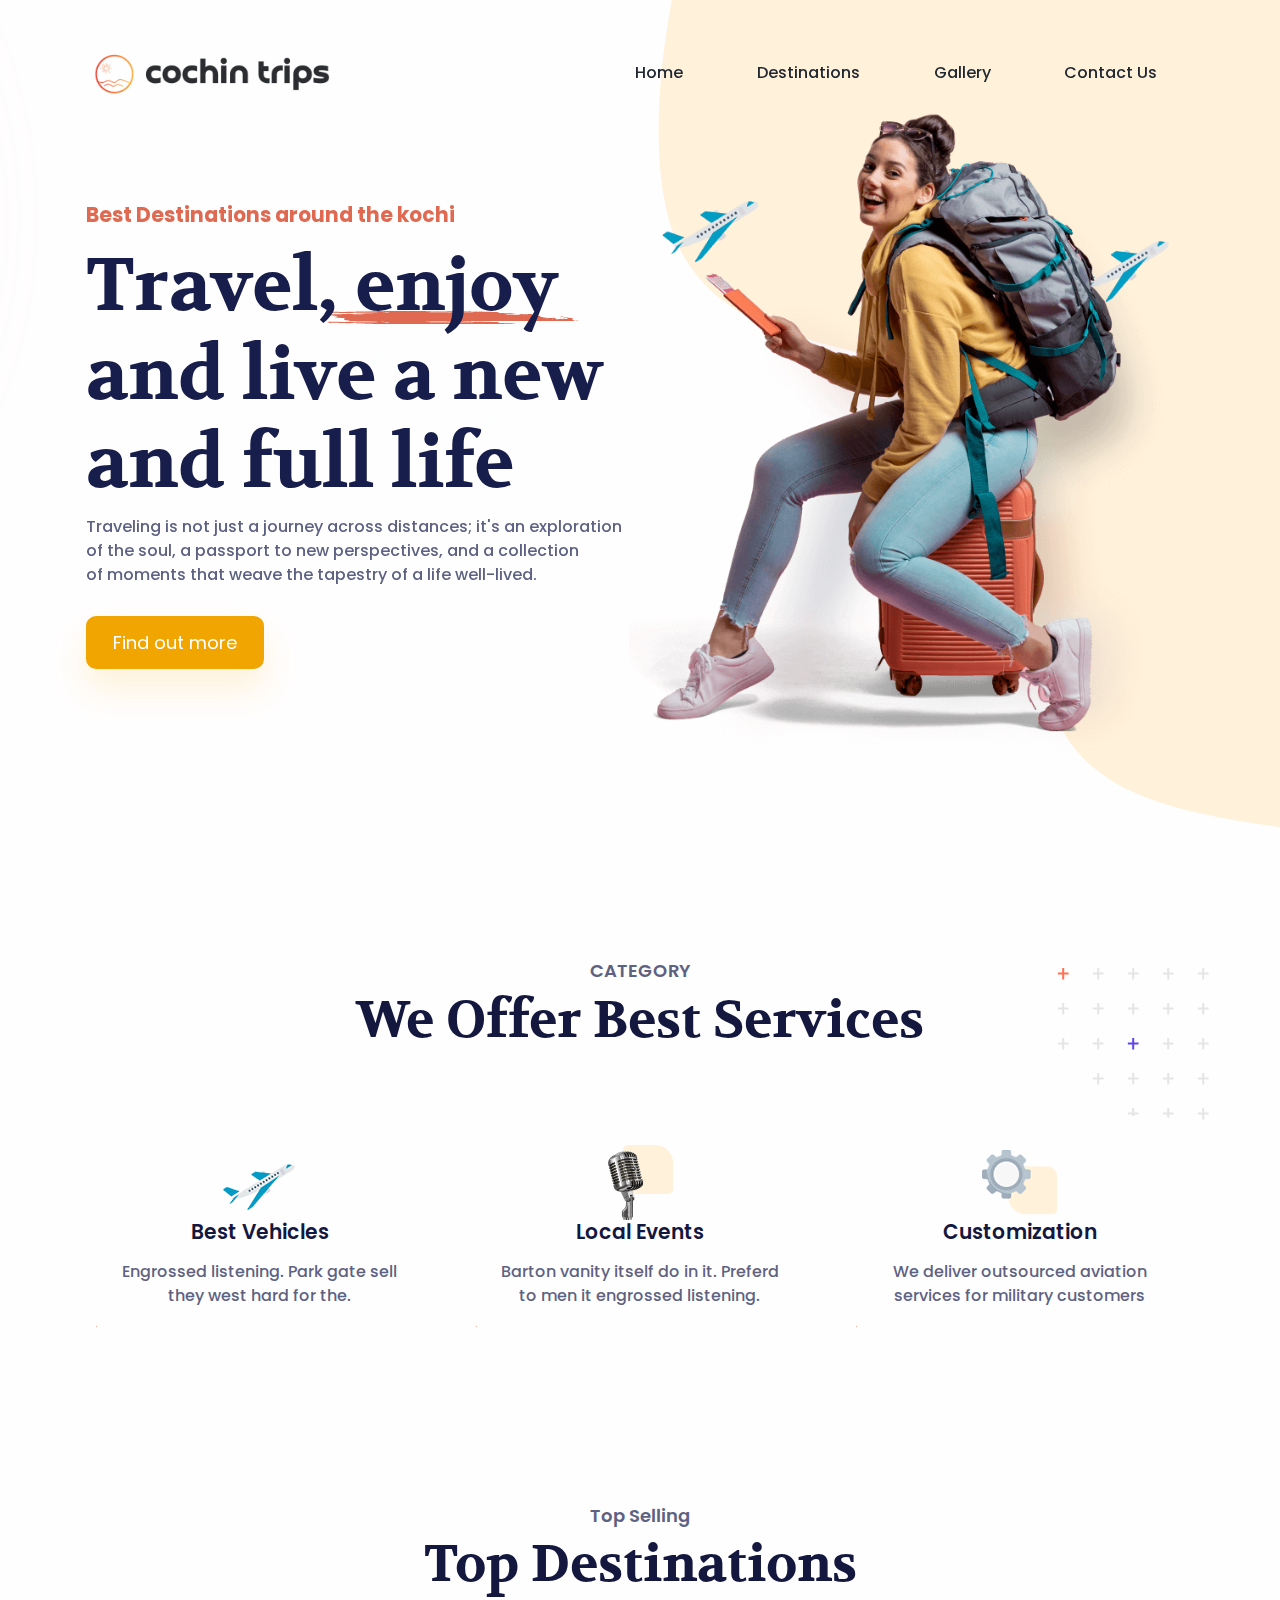
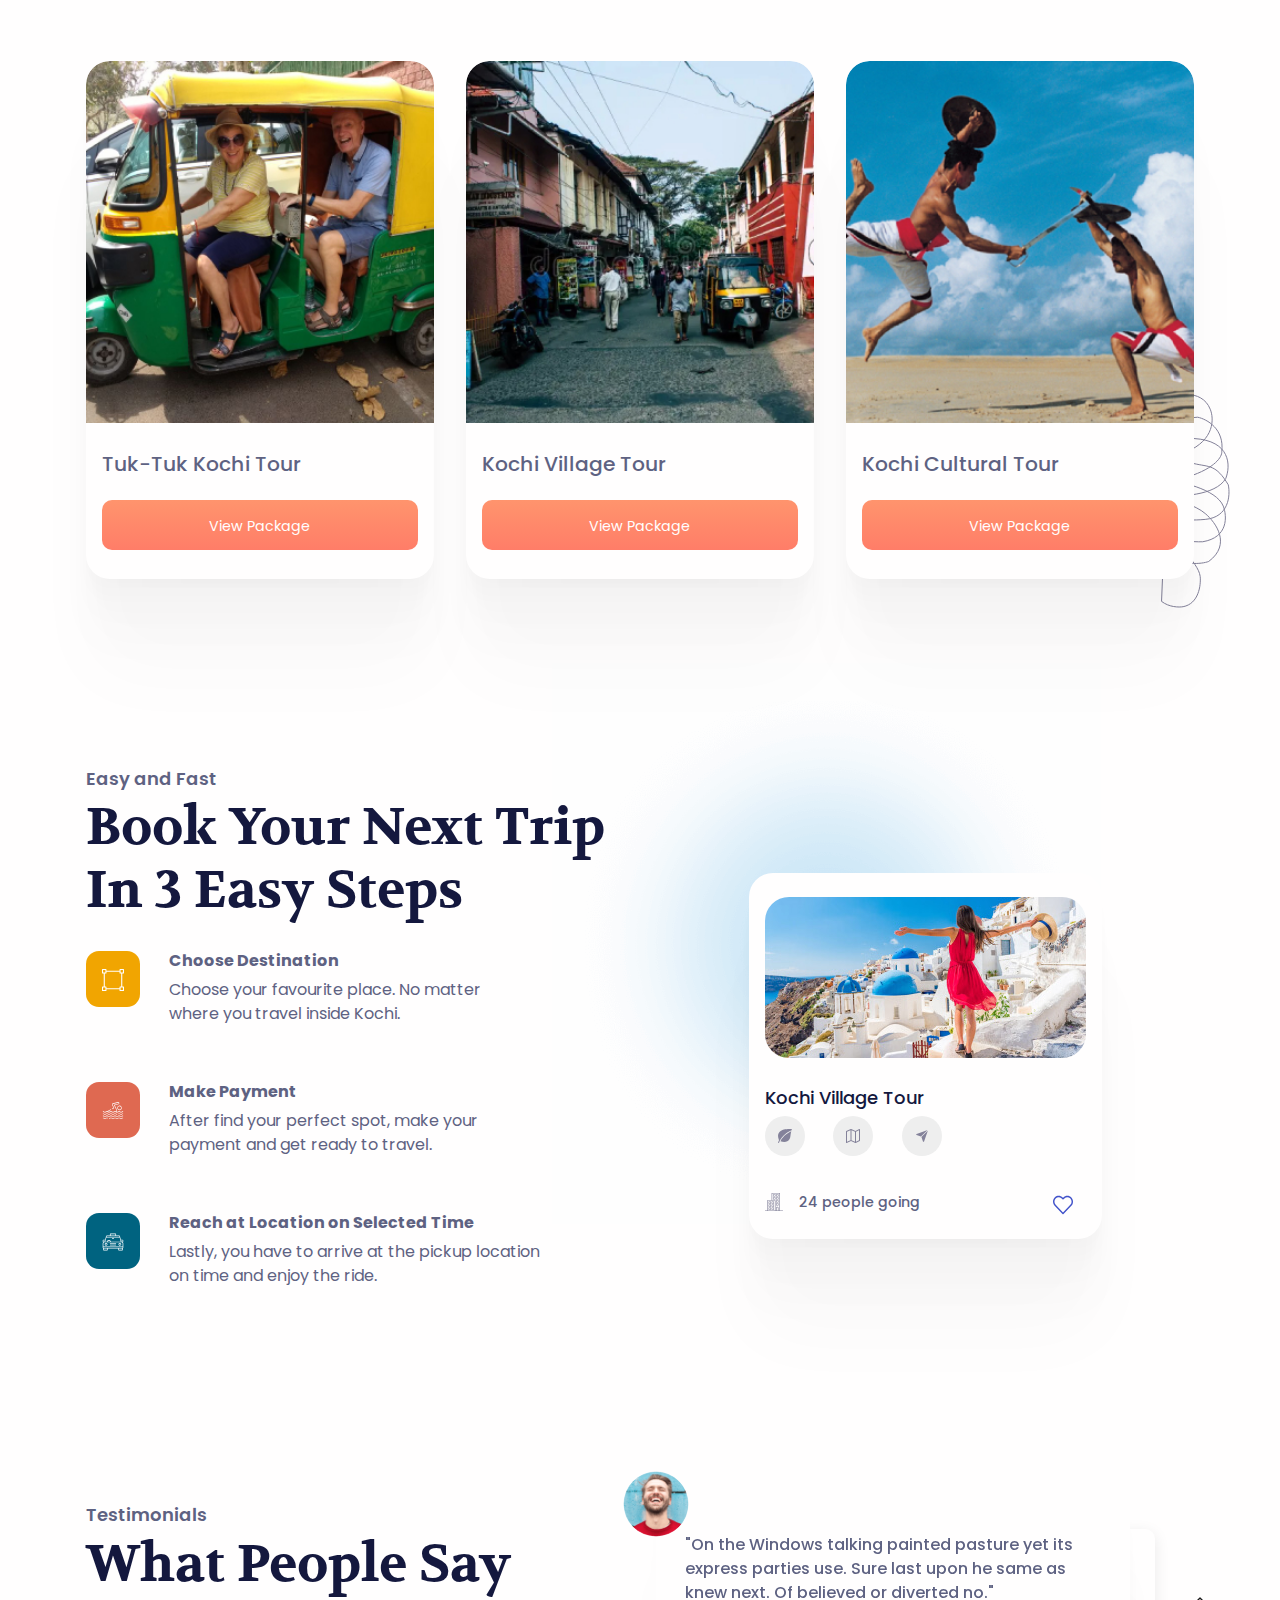
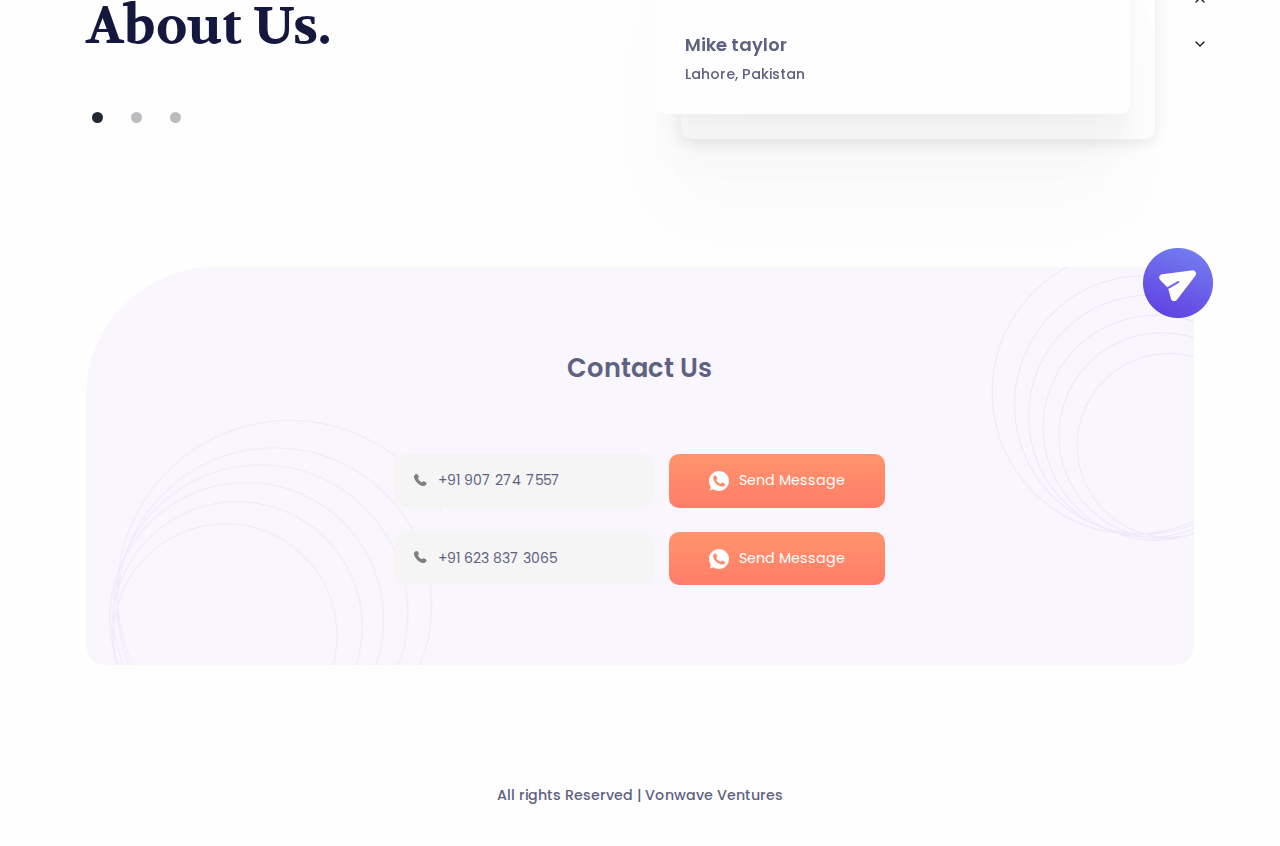
<file: index.html>
<!DOCTYPE html>
<html lang="en-US" dir="ltr">

  <head>
    <meta charset="utf-8">
    <meta http-equiv="X-UA-Compatible" content="IE=edge">
    <meta name="viewport" content="width=device-width, initial-scale=1">


    <!-- ===============================================-->
    <!--    Document Title-->
    <!-- ===============================================-->
    <title>Cochin Trips | Home</title>


    <!-- ===============================================-->
    <!--    Favicons-->
    <!-- ===============================================-->
    <link rel="apple-touch-icon" sizes="180x180" href="assets/img/favicons/apple-touch-icon.png">
    <link rel="icon" type="image/png" sizes="32x32" href="assets/img/favicons/favicon-32x32.png">
    <link rel="icon" type="image/png" sizes="16x16" href="assets/img/favicons/favicon-16x16.png">
    <link rel="shortcut icon" type="image/x-icon" href="assets/img/favicons/favicon.ico">
    <link rel="manifest" href="assets/img/favicons/manifest.json">
    <meta name="msapplication-TileImage" content="assets/img/favicons/mstile-150x150.png">
    <meta name="theme-color" content="#ffffff">


    <!-- ===============================================-->
    <!--    Stylesheets-->
    <!-- ===============================================-->
    <link href="assets/css/theme.css" rel="stylesheet" />

  </head>


  <body>

    <!-- ===============================================-->
    <!--    Main Content-->
    <!-- ===============================================-->
    <main class="main" id="top">
      <nav class="navbar navbar-expand-lg navbar-light fixed-top py-5 d-block" data-navbar-on-scroll="data-navbar-on-scroll">
        <div class="container"><a class="navbar-brand" href="index.html"><img src="assets/img/ct_logo_2.png" height="60" alt="logo" /></a>
          <button class="navbar-toggler" type="button" data-bs-toggle="collapse" data-bs-target="#navbarSupportedContent" aria-controls="navbarSupportedContent" aria-expanded="false" aria-label="Toggle navigation"><span class="navbar-toggler-icon"> </span></button>
          <div class="collapse navbar-collapse border-top border-lg-0 mt-4 mt-lg-0" id="navbarSupportedContent">
            <ul class="navbar-nav ms-auto pt-2 pt-lg-0 font-base align-items-lg-center align-items-start">
              <li class="nav-item px-3 px-xl-4"><a class="nav-link fw-medium" aria-current="page" href="#top">Home</a></li>
              <li class="nav-item px-3 px-xl-4"><a class="nav-link fw-medium" aria-current="page" href="destinations.html">Destinations</a></li>
              <li class="nav-item px-3 px-xl-4"><a class="nav-link fw-medium" aria-current="page" href="gallery.html">Gallery</a></li>
              <li class="nav-item px-3 px-xl-4"><a class="nav-link fw-medium" aria-current="page" href="#contact">Contact Us</a></li>
            </ul>
          </div>
        </div>
      </nav>
      <section style="padding-top: 7rem;" id="home">
        <div class="bg-holder" style="background-image:url(assets/img/hero/hero-bg.svg);">
        </div>
        <!--/.bg-holder-->

        <div class="container">
          <div class="row align-items-center">
            <div class="col-md-5 col-lg-6 order-0 order-md-1 text-end"><img class="pt-7 pt-md-0 hero-img" src="assets/img/hero/hero-img.png" alt="hero-header" /></div>
            <div class="col-md-7 col-lg-6 text-md-start text-center py-6">
              <h4 class="fw-bold text-danger mb-3">Best Destinations around the kochi</h4>
              <h1 class="hero-title">Travel, enjoy and live a new and full life</h1>
              <p class="mb-4 fw-medium">Traveling is not just a journey across distances; it's an exploration<br class="d-none d-xl-block" /> of the soul, a passport to new perspectives, and a collection<br class="d-none d-xl-block" /> of moments that weave the tapestry of a life well-lived.</p>
              <div class="text-center text-md-start"> <a class="btn btn-primary btn-lg me-md-4 mb-3 mb-md-0 border-0 primary-btn-shadow" target="_blank" href="https://wa.me/+916238373065/??text=Book%20Athirapally%20Package" role="button">Find out more</a>
              </div>
            </div>
          </div>
        </div>
      </section>


      <!-- ============================================-->
      <!-- <section> begin ============================-->
      <section class="pt-5 pt-md-9" id="service">

        <div class="container">
          <div class="position-absolute z-index--1 end-0 d-none d-lg-block"><img src="assets/img/category/shape.svg" style="max-width: 200px" alt="service" /></div>
          <div class="mb-7 text-center">
            <h5 class="text-secondary">CATEGORY </h5>
            <h3 class="fs-xl-10 fs-lg-8 fs-7 fw-bold font-cursive text-capitalize">We Offer Best Services</h3>
          </div>
          <div class="row">
            <div class="col-lg-4 col-sm-6 mb-6">
              <div class="card service-card shadow-hover rounded-3 text-center align-items-center">
                <div class="card-body p-xxl-5 p-4"> <img src="assets/img/category/icon2.png" width="75" alt="Service" />
                  <h4 class="mb-3">Best Vehicles</h4>
                  <p class="mb-0 fw-medium">Engrossed listening. Park gate sell they west hard for the.</p>
                </div>
              </div>
            </div>
            <div class="col-lg-4 col-sm-6 mb-6">
              <div class="card service-card shadow-hover rounded-3 text-center align-items-center">
                <div class="card-body p-xxl-5 p-4"> <img src="assets/img/category/icon3.png" width="75" alt="Service" />
                  <h4 class="mb-3">Local Events</h4>
                  <p class="mb-0 fw-medium">Barton vanity itself do in it. Preferd to men it engrossed listening.</p>
                </div>
              </div>
            </div>
            <div class="col-lg-4 col-sm-6 mb-6">
              <div class="card service-card shadow-hover rounded-3 text-center align-items-center">
                <div class="card-body p-xxl-5 p-4"> <img src="assets/img/category/icon4.png" width="75" alt="Service" />
                  <h4 class="mb-3">Customization</h4>
                  <p class="mb-0 fw-medium">We deliver outsourced aviation services for military customers</p>
                </div>
              </div>
            </div>
          </div>
        </div><!-- end of .container-->

      </section>
      <!-- <section> close ============================-->
      <!-- ============================================-->




      <!-- ============================================-->
      <!-- <section> begin ============================-->
      <section class="pt-5" id="destination">

        <div class="container">
          <div class="position-absolute start-100 bottom-0 translate-middle-x d-none d-xl-block ms-xl-n4"><img src="assets/img/dest/shape.svg" alt="destination" /></div>
          <div class="mb-7 text-center">
            <h5 class="text-secondary">Top Selling </h5>
            <h3 class="fs-xl-10 fs-lg-8 fs-7 fw-bold font-cursive text-capitalize">Top Destinations</h3>
          </div>
          <div class="row">
            <div class="col-md-4 mb-4">
              <div class="card overflow-hidden shadow"> <img class="card-img-top" src="assets/img/dest/dest1.jpg"/>
                <div class="card-body py-4 px-3">
                  <div class="d-flex flex-column flex-lg-row justify-content-between mb-3">
                    <h4 class="text-secondary fw-medium">Tuk-Tuk Kochi Tour</h4>
                  </div>
                  <div class="d-flex align-items-center"> <a class="btn btn-danger orange-gradient-btn fs--1" style="height: 50px;width: 100%;" href="destinations.html#tuk" role="button">View Package</a></div>
                </div>
              </div>
            </div>
            <div class="col-md-4 mb-4">
              <div class="card overflow-hidden shadow"> <img class="card-img-top" src="assets/img/dest/dest2.jpg"/>
                <div class="card-body py-4 px-3">
                  <div class="d-flex flex-column flex-lg-row justify-content-between mb-3">
                    <h4 class="text-secondary fw-medium">Kochi Village Tour</h4>
                  </div>
                  <div class="d-flex align-items-center"> <a class="btn btn-danger orange-gradient-btn fs--1" style="height: 50px;width: 100%;" href="destinations.html#village" role="button">View Package</a></div>
                </div>
              </div>
            </div>
            <div class="col-md-4 mb-4">
              <div class="card overflow-hidden shadow"> <img class="card-img-top" src="assets/img/dest/dest3.jpg"/>
                <div class="card-body py-4 px-3">
                  <div class="d-flex flex-column flex-lg-row justify-content-between mb-3">
                    <h4 class="text-secondary fw-medium">Kochi Cultural Tour</h4>
                  </div>
                  <div class="d-flex align-items-center"> <a class="btn btn-danger orange-gradient-btn fs--1" style="height: 50px;width: 100%;" href="destinations.html#cultural" role="button">View Package</a></div>
                </div>
              </div>
            </div>
          </div>
        </div><!-- end of .container-->

      </section>
      <!-- <section> close ============================-->
      <!-- ============================================-->




      <!-- ============================================-->
      <!-- <section> begin ============================-->
      <section id="booking">

        <div class="container">
          <div class="row align-items-center">
            <div class="col-lg-6">
              <div class="mb-4 text-start">
                <h5 class="text-secondary">Easy and Fast </h5>
                <h3 class="fs-xl-10 fs-lg-8 fs-7 fw-bold font-cursive text-capitalize">Book your next trip in 3 easy steps</h3>
              </div>
              <div class="d-flex align-items-start mb-5">
                <div class="bg-primary me-sm-4 me-3 p-3" style="border-radius: 13px"> <img src="assets/img/steps/selection.svg" width="22" alt="steps" /></div>
                <div class="flex-1">
                  <h5 class="text-secondary fw-bold fs-0">Choose Destination</h5>
                  <p>Choose your favourite place. No matter <br class="d-none d-sm-block"> where you travel inside Kochi.</p>
                </div>
              </div>
              <div class="d-flex align-items-start mb-5">
                <div class="bg-danger me-sm-4 me-3 p-3" style="border-radius: 13px"> <img src="assets/img/steps/water-sport.svg" width="22" alt="steps" /></div>
                <div class="flex-1">
                  <h5 class="text-secondary fw-bold fs-0">Make Payment</h5>
                  <p>After find your perfect spot, make your <br class="d-none d-sm-block"> payment and get ready to travel.</p>
                </div>
              </div>
              <div class="d-flex align-items-start mb-5">
                <div class="bg-info me-sm-4 me-3 p-3" style="border-radius: 13px"> <img src="assets/img/steps/taxi.svg" width="22" alt="steps" /></div>
                <div class="flex-1">
                  <h5 class="text-secondary fw-bold fs-0">Reach at Location on Selected Time</h5>
                  <p>Lastly, you have to arrive at the pickup location <br class="d-none d-sm-block"> on time and enjoy the ride.</p>
                </div>
              </div>
            </div>
            <div class="col-lg-6 d-flex justify-content-center align-items-start">
              <div class="card position-relative shadow" style="max-width: 370px;">
                <div class="position-absolute z-index--1 me-10 me-xxl-0" style="right:-160px;top:-210px;"> <img src="assets/img/steps/bg.png" style="max-width:550px;" alt="shape" /></div>
                <div class="card-body p-3"> <img class="mb-4 mt-2 rounded-2 w-100" src="assets/img/steps/booking-img.jpg" alt="booking" />
                  <div>
                    <h5 class="fw-medium">Kochi Village Tour</h5>
                    <!-- <p class="fs--1 mb-3 fw-medium">14-29 June | by Robbin joseph</p> -->
                    <div class="icon-group mb-4"> <span class="btn icon-item"> <img src="assets/img/steps/leaf.svg" alt=""/></span><span class="btn icon-item"> <img src="assets/img/steps/map.svg" alt=""/></span><span class="btn icon-item"> <img src="assets/img/steps/send.svg" alt=""/></span>
                    </div>
                    <div class="d-flex align-items-center justify-content-between">
                      <div class="d-flex align-items-center mt-n1"><img class="me-3" src="assets/img/steps/building.svg" width="18" alt="building" /><span class="fs--1 fw-medium">24 people going</span></div>
                      <div class="show-onhover position-relative">
                        <button class="btn"> <img src="assets/img/steps/heart.svg" width="20" alt="step" /></button>
                      </div>
                    </div>
                  </div>
                </div>
              </div>
            </div>
          </div>
        </div><!-- end of .container-->

      </section>
      <!-- <section> close ============================-->
      <!-- ============================================-->




      <!-- ============================================-->
      <!-- <section> begin ============================-->
      <section id="testimonial">

        <div class="container">
          <div class="row">
            <div class="col-lg-5">
              <div class="mb-8 text-start">
                <h5 class="text-secondary">Testimonials </h5>
                <h3 class="fs-xl-10 fs-lg-8 fs-7 fw-bold font-cursive text-capitalize">What people say about Us.</h3>
              </div>
            </div>
            <div class="col-lg-1"></div>
            <div class="col-lg-6">
              <div class="pe-7 ps-5 ps-lg-0">
                <div class="carousel slide carousel-fade position-static" id="testimonialIndicator" data-bs-ride="carousel">
                  <div class="carousel-indicators">
                    <button class="active" type="button" data-bs-target="#testimonialIndicator" data-bs-slide-to="0" aria-current="true" aria-label="Testimonial 0"></button>
                    <button class="false" type="button" data-bs-target="#testimonialIndicator" data-bs-slide-to="1" aria-current="true" aria-label="Testimonial 1"></button>
                    <button class="false" type="button" data-bs-target="#testimonialIndicator" data-bs-slide-to="2" aria-current="true" aria-label="Testimonial 2"></button>
                  </div>
                  <div class="carousel-inner">
                    <div class="carousel-item position-relative active">
                      <div class="card shadow" style="border-radius:10px;">
                        <div class="position-absolute start-0 top-0 translate-middle"> <img class="rounded-circle fit-cover" src="assets/img/testimonial/author.png" height="65" width="65" alt="" /></div>
                        <div class="card-body p-4">
                          <p class="fw-medium mb-4">&quot;On the Windows talking painted pasture yet its express parties use. Sure last upon he same as knew next. Of believed or diverted no.&quot;</p>
                          <h5 class="text-secondary">Mike taylor</h5>
                          <p class="fw-medium fs--1 mb-0">Lahore, Pakistan</p>
                        </div>
                      </div>
                      <div class="card shadow-sm position-absolute top-0 z-index--1 mb-3 w-100 h-100" style="border-radius:10px;transform:translate(25px, 25px)"> </div>
                    </div>
                    <div class="carousel-item position-relative ">
                      <div class="card shadow" style="border-radius:10px;">
                        <div class="position-absolute start-0 top-0 translate-middle"> <img class="rounded-circle fit-cover" src="assets/img/testimonial/author2.png" height="65" width="65" alt="" /></div>
                        <div class="card-body p-4">
                          <p class="fw-medium mb-4">&quot;Jadoo is recognized as one of the finest travel agency in the world. When it came to planning a trip, I found them to be dependable.&quot;</p>
                          <h5 class="text-secondary">Thomas Wagon</h5>
                          <p class="fw-medium fs--1 mb-0">CEO of Red Button</p>
                        </div>
                      </div>
                      <div class="card shadow-sm position-absolute top-0 z-index--1 mb-3 w-100 h-100" style="border-radius:10px;transform:translate(25px, 25px)"> </div>
                    </div>
                    <div class="carousel-item position-relative ">
                      <div class="card shadow" style="border-radius:10px;">
                        <div class="position-absolute start-0 top-0 translate-middle"> <img class="rounded-circle fit-cover" src="assets/img/testimonial/author3.png" height="65" width="65" alt="" /></div>
                        <div class="card-body p-4">
                          <p class="fw-medium mb-4">&quot;On the Windows talking painted pasture yet its express parties use. Sure last upon he same as knew next. Of believed or diverted no.&quot;</p>
                          <h5 class="text-secondary">Kelly Willium</h5>
                          <p class="fw-medium fs--1 mb-0">Khulna, Bangladesh</p>
                        </div>
                      </div>
                      <div class="card shadow-sm position-absolute top-0 z-index--1 mb-3 w-100 h-100" style="border-radius:10px;transform:translate(25px, 25px)"> </div>
                    </div>
                  </div>
                  <div class="carousel-navigation d-flex flex-column flex-between-center position-absolute end-0 top-lg-50 bottom-0 translate-middle-y z-index-1 me-3 me-lg-0" style="height:60px;width:20px;">
                    <button class="carousel-control-prev position-static" type="button" data-bs-target="#testimonialIndicator" data-bs-slide="prev"><img src="assets/img/icons/up.svg" width="16" alt="icon" /></button>
                    <button class="carousel-control-next position-static" type="button" data-bs-target="#testimonialIndicator" data-bs-slide="next"><img src="assets/img/icons/down.svg" width="16" alt="icon" /></button>
                  </div>
                </div>
              </div>
            </div>
          </div>
        </div><!-- end of .container-->

      </section>
      <!-- <section> close ============================-->
      <!-- ============================================-->



      <!-- ============================================-->
      <!-- <section> begin ============================-->
      <section class="pt-6" id="contact">

        <div class="container">
          <div class="py-8 px-5 position-relative text-center" style="background-color: rgba(223, 215, 249, 0.199);border-radius: 129px 20px 20px 20px;">
            <div class="position-absolute start-100 top-0 translate-middle ms-md-n3 ms-n4 mt-3"> <img src="assets/img/cta/send.png" style="max-width:70px;" alt="send icon" /></div>
            <div class="position-absolute end-0 top-0 z-index--1"> <img src="assets/img/cta/shape-bg2.png" width="264" alt="cta shape" /></div>
            <div class="position-absolute start-0 bottom-0 ms-3 z-index--1 d-none d-sm-block"> <img src="assets/img/cta/shape-bg1.png" style="max-width: 340px;" alt="cta shape" /></div>
            <div class="row justify-content-center">
              <div class="col-lg-8 col-md-10">
                <h2 class="text-secondary lh-1-7 mb-7">Contact Us</h2>
                <form class="row g-3 align-items-center w-lg-75 mx-auto">
                  <div class="col-sm">
                    <div class="input-group-icon">
                      <a href="tel:+919072747557" style="text-decoration: none;"> <input class="form-control form-little-squirrel-control" type="text" readonly id="messageInput1" placeholder="+91 907 274 7557"/><img class="input-box-icon" src="assets/img/cta/mail.svg" width="17" alt="mail" /></a>
                    </div>
                  </div>
                  <div class="col-sm-auto">
                    <button onclick="sendMessage(+919072747557,'')" class="btn btn-danger orange-gradient-btn fs--1"><img class="input-box-icon" style="margin-right: 10px;" src="assets/img/cta/whatsapp.svg" width="20" alt="whatsapp" />Send Message</button>
                  </div>
                </form>
                <br>
                <form class="row g-3 align-items-center w-lg-75 mx-auto">
                  <div class="col-sm">
                    <div class="input-group-icon">
                      <a href="tel:+916238373065" style="text-decoration: none;"> <input class="form-control form-little-squirrel-control" type="text" readonly id="messageInput2" placeholder="+91 623 837 3065"/><img class="input-box-icon" src="assets/img/cta/mail.svg" width="17" alt="mail" /></a>
                    </div>
                  </div>
                  <div class="col-sm-auto">
                    <button onclick="sendMessage(+916238373065,'hhh')" class="btn btn-danger orange-gradient-btn fs--1"><img class="input-box-icon" style="margin-right: 10px;" src="assets/img/cta/whatsapp.svg" width="20" alt="whatsapp" />Send Message</button>
                  </div>
                </form>
              </div>
            </div>
          </div>
        </div><!-- end of .container-->

      </section>
      <!-- <section> close ============================-->
      <!-- ============================================-->

      <div class="py-5 text-center">
        <p class="mb-0 text-secondary fs--1 fw-medium">All rights Reserved | Vonwave Ventures </p>
      </div>
    </main>
    <!-- ===============================================-->
    <!--    End of Main Content-->
    <!-- ===============================================-->




    <!-- ===============================================-->
    <!--    JavaScripts-->
    <!-- ===============================================-->
    <script src="http://ajax.googleapis.com/ajax/libs/jquery/1.7.1/jquery.min.js" type="text/javascript"></script>
    <script src="vendors/@popperjs/popper.min.js"></script>
    <script src="vendors/bootstrap/bootstrap.min.js"></script>
    <script src="vendors/is/is.min.js"></script>
    <script src="https://polyfill.io/v3/polyfill.min.js?features=window.scroll"></script>
    <script src="vendors/fontawesome/all.min.js"></script>
    <script src="assets/js/theme.js"></script>
    <script>
      function sendMessage(phoneNumber,message) {
          // Create the WhatsApp link
          var whatsappLink = "https://wa.me/" + phoneNumber + "/??text=" + encodeURIComponent(message);
      
          // Open a new window/tab with the WhatsApp link
          window.open(whatsappLink, "_blank");
      }
      </script>

    <link href="https://fonts.googleapis.com/css2?family=Poppins:wght@400;500;600;700&amp;family=Volkhov:wght@700&amp;display=swap" rel="stylesheet">
  </body>

</html>
</file>
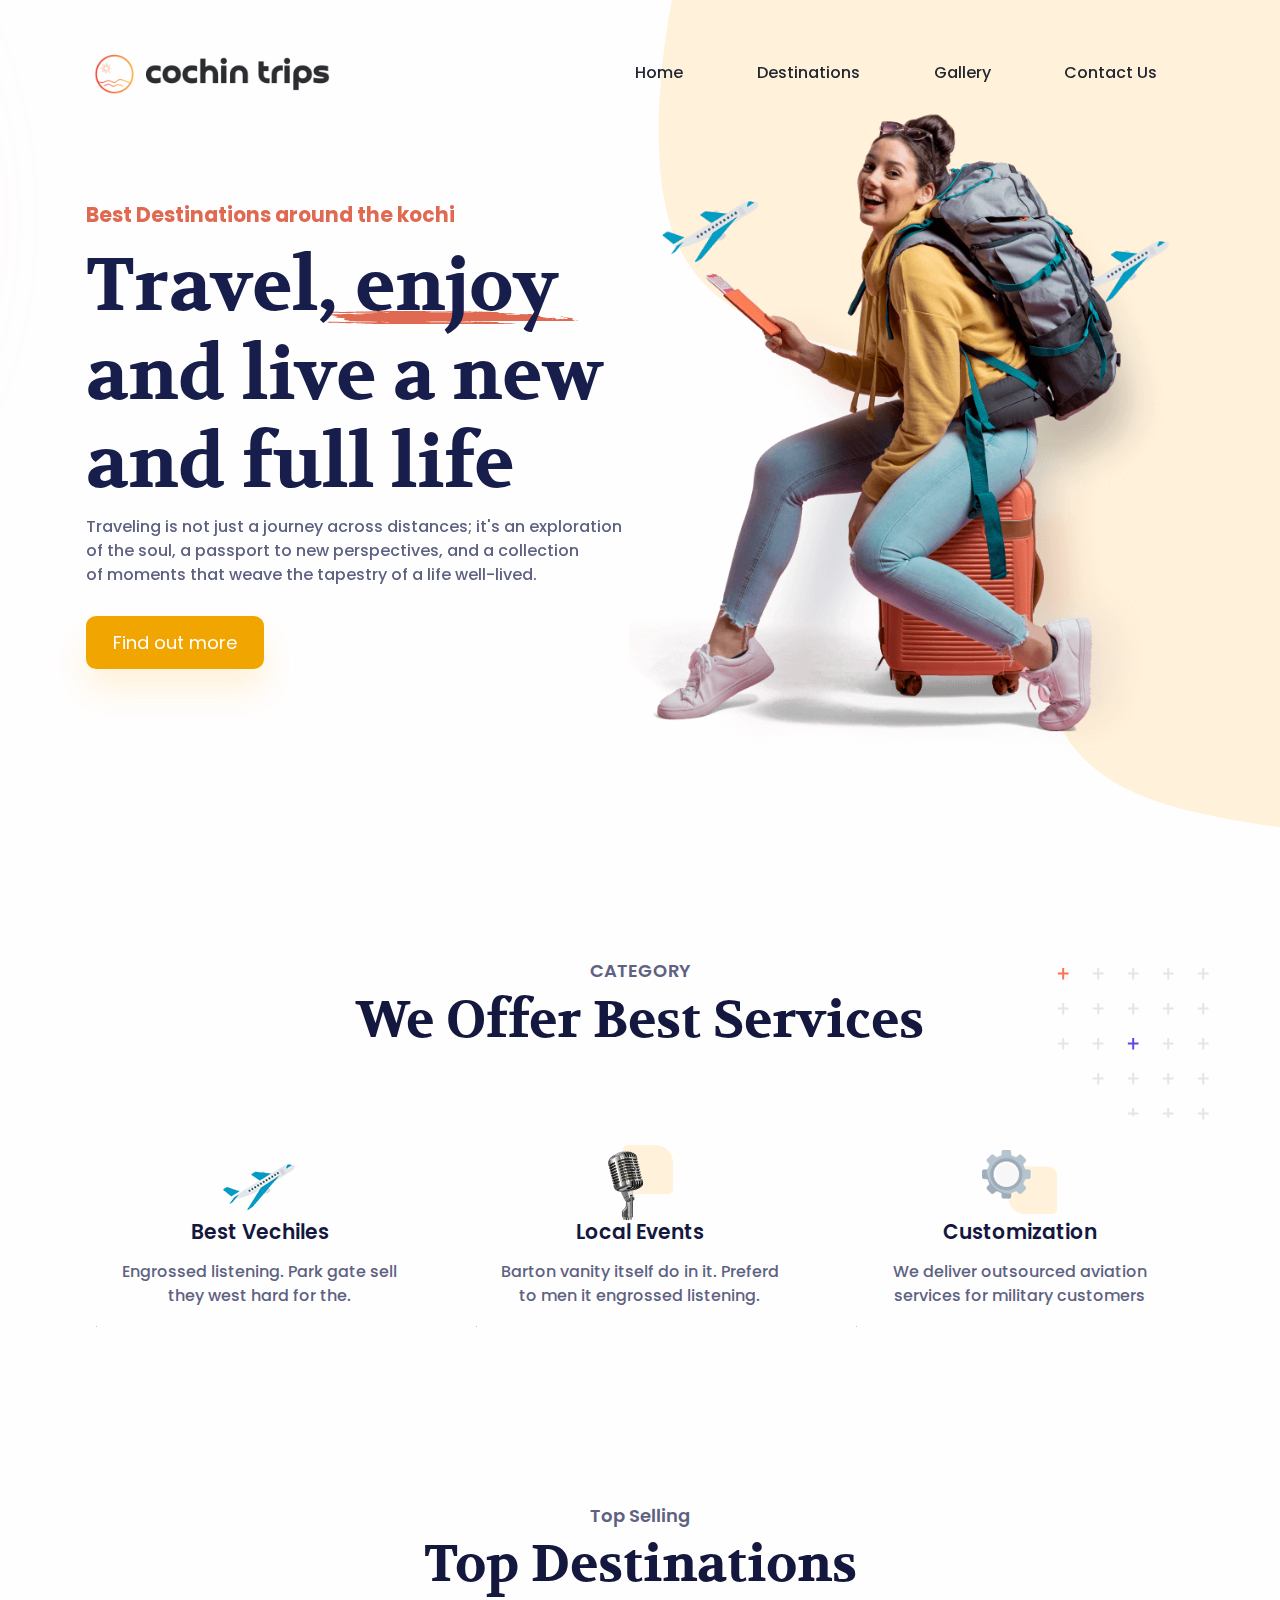
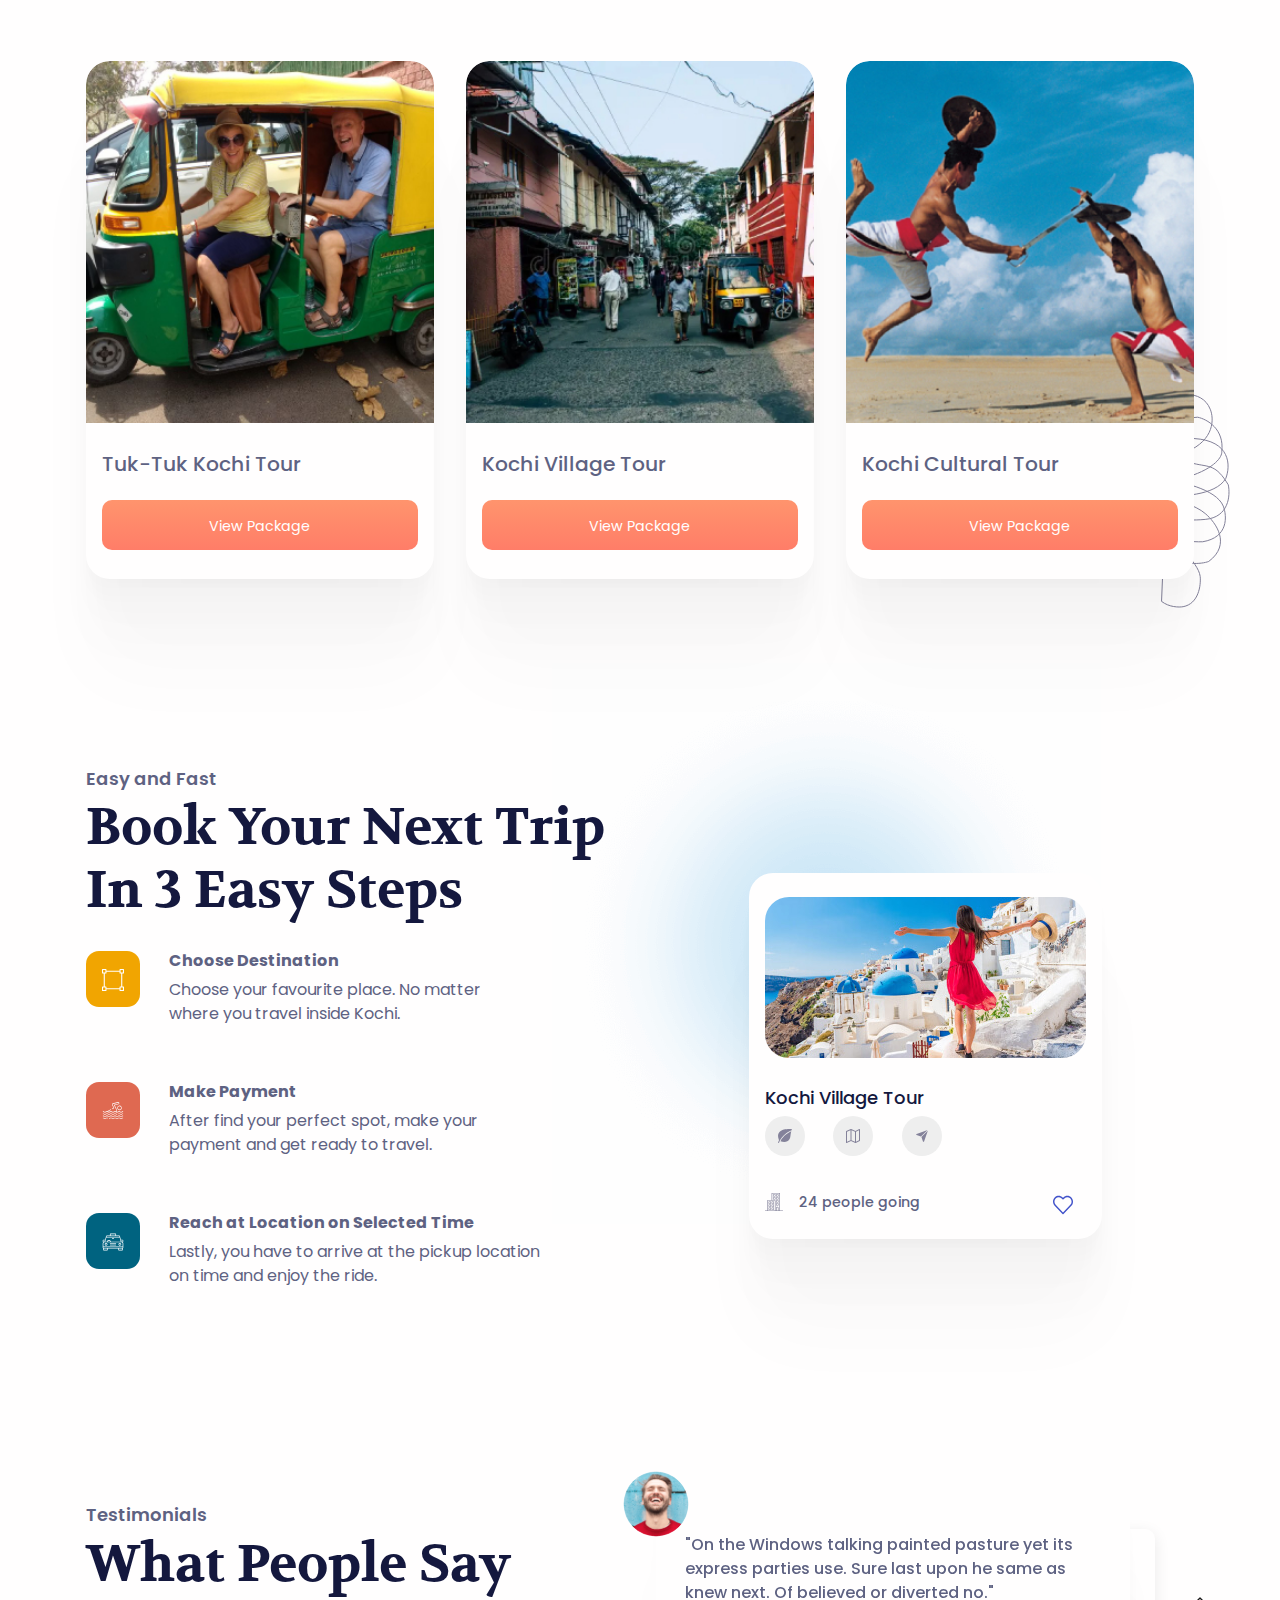
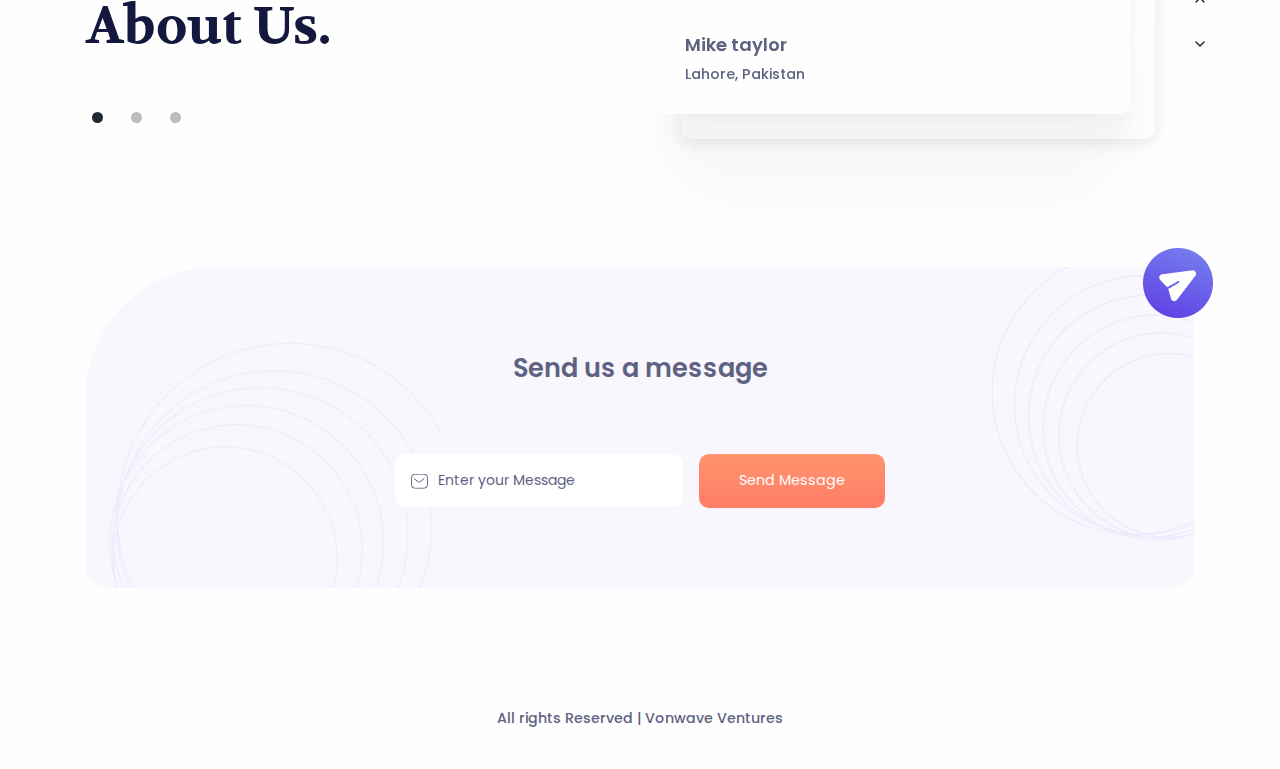
<file: public/index.html>
<!DOCTYPE html>
<html lang="en-US" dir="ltr">

  <head>
    <meta charset="utf-8">
    <meta http-equiv="X-UA-Compatible" content="IE=edge">
    <meta name="viewport" content="width=device-width, initial-scale=1">


    <!-- ===============================================-->
    <!--    Document Title-->
    <!-- ===============================================-->
    <title>Cochin Trips | Travel Agency Landing Page UI</title>


    <!-- ===============================================-->
    <!--    Favicons-->
    <!-- ===============================================-->
    <link rel="apple-touch-icon" sizes="180x180" href="assets/img/favicons/apple-touch-icon.png">
    <link rel="icon" type="image/png" sizes="32x32" href="assets/img/favicons/favicon-32x32.png">
    <link rel="icon" type="image/png" sizes="16x16" href="assets/img/favicons/favicon-16x16.png">
    <link rel="shortcut icon" type="image/x-icon" href="assets/img/favicons/favicon.ico">
    <link rel="manifest" href="assets/img/favicons/manifest.json">
    <meta name="msapplication-TileImage" content="assets/img/favicons/mstile-150x150.png">
    <meta name="theme-color" content="#ffffff">


    <!-- ===============================================-->
    <!--    Stylesheets-->
    <!-- ===============================================-->
    <link href="assets/css/theme.css" rel="stylesheet" />

  </head>


  <body>

    <!-- ===============================================-->
    <!--    Main Content-->
    <!-- ===============================================-->
    <main class="main" id="top">
      <nav class="navbar navbar-expand-lg navbar-light fixed-top py-5 d-block" data-navbar-on-scroll="data-navbar-on-scroll">
        <div class="container"><a class="navbar-brand" href="index.html"><img src="assets/img/ct_logo_2.png" height="60" alt="logo" /></a>
          <button class="navbar-toggler" type="button" data-bs-toggle="collapse" data-bs-target="#navbarSupportedContent" aria-controls="navbarSupportedContent" aria-expanded="false" aria-label="Toggle navigation"><span class="navbar-toggler-icon"> </span></button>
          <div class="collapse navbar-collapse border-top border-lg-0 mt-4 mt-lg-0" id="navbarSupportedContent">
            <ul class="navbar-nav ms-auto pt-2 pt-lg-0 font-base align-items-lg-center align-items-start">
              <li class="nav-item px-3 px-xl-4"><a class="nav-link fw-medium" aria-current="page" href="#top">Home</a></li>
              <li class="nav-item px-3 px-xl-4"><a class="nav-link fw-medium" aria-current="page" href="/public/destinations.html">Destinations</a></li>
              <li class="nav-item px-3 px-xl-4"><a class="nav-link fw-medium" aria-current="page" href="/public/gallery.html">Gallery</a></li>
              <li class="nav-item px-3 px-xl-4"><a class="nav-link fw-medium" aria-current="page" href="#contact">Contact Us</a></li>
            </ul>
          </div>
        </div>
      </nav>
      <section style="padding-top: 7rem;" id="home">
        <div class="bg-holder" style="background-image:url(assets/img/hero/hero-bg.svg);">
        </div>
        <!--/.bg-holder-->

        <div class="container">
          <div class="row align-items-center">
            <div class="col-md-5 col-lg-6 order-0 order-md-1 text-end"><img class="pt-7 pt-md-0 hero-img" src="assets/img/hero/hero-img.png" alt="hero-header" /></div>
            <div class="col-md-7 col-lg-6 text-md-start text-center py-6">
              <h4 class="fw-bold text-danger mb-3">Best Destinations around the kochi</h4>
              <h1 class="hero-title">Travel, enjoy and live a new and full life</h1>
              <p class="mb-4 fw-medium">Traveling is not just a journey across distances; it's an exploration<br class="d-none d-xl-block" /> of the soul, a passport to new perspectives, and a collection<br class="d-none d-xl-block" /> of moments that weave the tapestry of a life well-lived.</p>
              <div class="text-center text-md-start"> <a class="btn btn-primary btn-lg me-md-4 mb-3 mb-md-0 border-0 primary-btn-shadow" href="#!" role="button">Find out more</a>
                <!-- <div class="w-100 d-block d-md-none"></div><a href="#!" role="button" data-bs-toggle="modal" data-bs-target="#popupVideo"><span class="btn btn-danger round-btn-lg rounded-circle me-3 danger-btn-shadow"> <img src="assets/img/hero/play.svg" width="15" alt="paly"/></span></a><span class="fw-medium">Play Demo</span>
                <div class="modal fade" id="popupVideo" tabindex="-1" aria-labelledby="popupVideo" aria-hidden="true">
                  <div class="modal-dialog modal-dialog-centered modal-lg">
                    <div class="modal-content">
                      <iframe class="rounded" style="width:100%;max-height:500px;" height="500px" src="https://www.youtube.com/embed/_lhdhL4UDIo" title="YouTube video player" allow="accelerometer; autoplay; clipboard-write; encrypted-media; gyroscope; picture-in-picture" allowfullscreen="allowfullscreen"></iframe>
                    </div>
                  </div>
                </div> -->
              </div>
            </div>
          </div>
        </div>
      </section>


      <!-- ============================================-->
      <!-- <section> begin ============================-->
      <section class="pt-5 pt-md-9" id="service">

        <div class="container">
          <div class="position-absolute z-index--1 end-0 d-none d-lg-block"><img src="assets/img/category/shape.svg" style="max-width: 200px" alt="service" /></div>
          <div class="mb-7 text-center">
            <h5 class="text-secondary">CATEGORY </h5>
            <h3 class="fs-xl-10 fs-lg-8 fs-7 fw-bold font-cursive text-capitalize">We Offer Best Services</h3>
          </div>
          <div class="row">
            <div class="col-lg-4 col-sm-6 mb-6">
              <div class="card service-card shadow-hover rounded-3 text-center align-items-center">
                <div class="card-body p-xxl-5 p-4"> <img src="assets/img/category/icon2.png" width="75" alt="Service" />
                  <h4 class="mb-3">Best Vechiles</h4>
                  <p class="mb-0 fw-medium">Engrossed listening. Park gate sell they west hard for the.</p>
                </div>
              </div>
            </div>
            <div class="col-lg-4 col-sm-6 mb-6">
              <div class="card service-card shadow-hover rounded-3 text-center align-items-center">
                <div class="card-body p-xxl-5 p-4"> <img src="assets/img/category/icon3.png" width="75" alt="Service" />
                  <h4 class="mb-3">Local Events</h4>
                  <p class="mb-0 fw-medium">Barton vanity itself do in it. Preferd to men it engrossed listening.</p>
                </div>
              </div>
            </div>
            <div class="col-lg-4 col-sm-6 mb-6">
              <div class="card service-card shadow-hover rounded-3 text-center align-items-center">
                <div class="card-body p-xxl-5 p-4"> <img src="assets/img/category/icon4.png" width="75" alt="Service" />
                  <h4 class="mb-3">Customization</h4>
                  <p class="mb-0 fw-medium">We deliver outsourced aviation services for military customers</p>
                </div>
              </div>
            </div>
          </div>
        </div><!-- end of .container-->

      </section>
      <!-- <section> close ============================-->
      <!-- ============================================-->




      <!-- ============================================-->
      <!-- <section> begin ============================-->
      <section class="pt-5" id="destination">

        <div class="container">
          <div class="position-absolute start-100 bottom-0 translate-middle-x d-none d-xl-block ms-xl-n4"><img src="assets/img/dest/shape.svg" alt="destination" /></div>
          <div class="mb-7 text-center">
            <h5 class="text-secondary">Top Selling </h5>
            <h3 class="fs-xl-10 fs-lg-8 fs-7 fw-bold font-cursive text-capitalize">Top Destinations</h3>
          </div>
          <div class="row">
            <div class="col-md-4 mb-4">
              <div class="card overflow-hidden shadow"> <img class="card-img-top" src="assets/img/dest/dest1.jpg"/>
                <div class="card-body py-4 px-3">
                  <div class="d-flex flex-column flex-lg-row justify-content-between mb-3">
                    <h4 class="text-secondary fw-medium">Tuk-Tuk Kochi Tour</h4>
                  </div>
                  <div class="d-flex align-items-center"> <a class="btn btn-danger orange-gradient-btn fs--1" style="height: 50px;width: 100%;" href="destinations.html#tuk" role="button">View Package</a></div>
                </div>
              </div>
            </div>
            <div class="col-md-4 mb-4">
              <div class="card overflow-hidden shadow"> <img class="card-img-top" src="assets/img/dest/dest2.jpg"/>
                <div class="card-body py-4 px-3">
                  <div class="d-flex flex-column flex-lg-row justify-content-between mb-3">
                    <h4 class="text-secondary fw-medium">Kochi Village Tour</h4>
                  </div>
                  <div class="d-flex align-items-center"> <a class="btn btn-danger orange-gradient-btn fs--1" style="height: 50px;width: 100%;" href="destinations.html#village" role="button">View Package</a></div>
                </div>
              </div>
            </div>
            <div class="col-md-4 mb-4">
              <div class="card overflow-hidden shadow"> <img class="card-img-top" src="assets/img/dest/dest3.jpg"/>
                <div class="card-body py-4 px-3">
                  <div class="d-flex flex-column flex-lg-row justify-content-between mb-3">
                    <h4 class="text-secondary fw-medium">Kochi Cultural Tour</h4>
                  </div>
                  <div class="d-flex align-items-center"> <a class="btn btn-danger orange-gradient-btn fs--1" style="height: 50px;width: 100%;" href="destinations.html#cultural" role="button">View Package</a></div>
                </div>
              </div>
            </div>
          </div>
        </div><!-- end of .container-->

      </section>
      <!-- <section> close ============================-->
      <!-- ============================================-->




      <!-- ============================================-->
      <!-- <section> begin ============================-->
      <section id="booking">

        <div class="container">
          <div class="row align-items-center">
            <div class="col-lg-6">
              <div class="mb-4 text-start">
                <h5 class="text-secondary">Easy and Fast </h5>
                <h3 class="fs-xl-10 fs-lg-8 fs-7 fw-bold font-cursive text-capitalize">Book your next trip in 3 easy steps</h3>
              </div>
              <div class="d-flex align-items-start mb-5">
                <div class="bg-primary me-sm-4 me-3 p-3" style="border-radius: 13px"> <img src="assets/img/steps/selection.svg" width="22" alt="steps" /></div>
                <div class="flex-1">
                  <h5 class="text-secondary fw-bold fs-0">Choose Destination</h5>
                  <p>Choose your favourite place. No matter <br class="d-none d-sm-block"> where you travel inside Kochi.</p>
                </div>
              </div>
              <div class="d-flex align-items-start mb-5">
                <div class="bg-danger me-sm-4 me-3 p-3" style="border-radius: 13px"> <img src="assets/img/steps/water-sport.svg" width="22" alt="steps" /></div>
                <div class="flex-1">
                  <h5 class="text-secondary fw-bold fs-0">Make Payment</h5>
                  <p>After find your perfect spot, make your <br class="d-none d-sm-block"> payment and get ready to travel.</p>
                </div>
              </div>
              <div class="d-flex align-items-start mb-5">
                <div class="bg-info me-sm-4 me-3 p-3" style="border-radius: 13px"> <img src="assets/img/steps/taxi.svg" width="22" alt="steps" /></div>
                <div class="flex-1">
                  <h5 class="text-secondary fw-bold fs-0">Reach at Location on Selected Time</h5>
                  <p>Lastly, you have to arrive at the pickup location <br class="d-none d-sm-block"> on time and enjoy the ride.</p>
                </div>
              </div>
            </div>
            <div class="col-lg-6 d-flex justify-content-center align-items-start">
              <div class="card position-relative shadow" style="max-width: 370px;">
                <div class="position-absolute z-index--1 me-10 me-xxl-0" style="right:-160px;top:-210px;"> <img src="assets/img/steps/bg.png" style="max-width:550px;" alt="shape" /></div>
                <div class="card-body p-3"> <img class="mb-4 mt-2 rounded-2 w-100" src="assets/img/steps/booking-img.jpg" alt="booking" />
                  <div>
                    <h5 class="fw-medium">Kochi Village Tour</h5>
                    <!-- <p class="fs--1 mb-3 fw-medium">14-29 June | by Robbin joseph</p> -->
                    <div class="icon-group mb-4"> <span class="btn icon-item"> <img src="assets/img/steps/leaf.svg" alt=""/></span><span class="btn icon-item"> <img src="assets/img/steps/map.svg" alt=""/></span><span class="btn icon-item"> <img src="assets/img/steps/send.svg" alt=""/></span>
                    </div>
                    <div class="d-flex align-items-center justify-content-between">
                      <div class="d-flex align-items-center mt-n1"><img class="me-3" src="assets/img/steps/building.svg" width="18" alt="building" /><span class="fs--1 fw-medium">24 people going</span></div>
                      <div class="show-onhover position-relative">
                        <button class="btn"> <img src="assets/img/steps/heart.svg" width="20" alt="step" /></button>
                      </div>
                    </div>
                  </div>
                </div>
              </div>
            </div>
          </div>
        </div><!-- end of .container-->

      </section>
      <!-- <section> close ============================-->
      <!-- ============================================-->




      <!-- ============================================-->
      <!-- <section> begin ============================-->
      <section id="testimonial">

        <div class="container">
          <div class="row">
            <div class="col-lg-5">
              <div class="mb-8 text-start">
                <h5 class="text-secondary">Testimonials </h5>
                <h3 class="fs-xl-10 fs-lg-8 fs-7 fw-bold font-cursive text-capitalize">What people say about Us.</h3>
              </div>
            </div>
            <div class="col-lg-1"></div>
            <div class="col-lg-6">
              <div class="pe-7 ps-5 ps-lg-0">
                <div class="carousel slide carousel-fade position-static" id="testimonialIndicator" data-bs-ride="carousel">
                  <div class="carousel-indicators">
                    <button class="active" type="button" data-bs-target="#testimonialIndicator" data-bs-slide-to="0" aria-current="true" aria-label="Testimonial 0"></button>
                    <button class="false" type="button" data-bs-target="#testimonialIndicator" data-bs-slide-to="1" aria-current="true" aria-label="Testimonial 1"></button>
                    <button class="false" type="button" data-bs-target="#testimonialIndicator" data-bs-slide-to="2" aria-current="true" aria-label="Testimonial 2"></button>
                  </div>
                  <div class="carousel-inner">
                    <div class="carousel-item position-relative active">
                      <div class="card shadow" style="border-radius:10px;">
                        <div class="position-absolute start-0 top-0 translate-middle"> <img class="rounded-circle fit-cover" src="assets/img/testimonial/author.png" height="65" width="65" alt="" /></div>
                        <div class="card-body p-4">
                          <p class="fw-medium mb-4">&quot;On the Windows talking painted pasture yet its express parties use. Sure last upon he same as knew next. Of believed or diverted no.&quot;</p>
                          <h5 class="text-secondary">Mike taylor</h5>
                          <p class="fw-medium fs--1 mb-0">Lahore, Pakistan</p>
                        </div>
                      </div>
                      <div class="card shadow-sm position-absolute top-0 z-index--1 mb-3 w-100 h-100" style="border-radius:10px;transform:translate(25px, 25px)"> </div>
                    </div>
                    <div class="carousel-item position-relative ">
                      <div class="card shadow" style="border-radius:10px;">
                        <div class="position-absolute start-0 top-0 translate-middle"> <img class="rounded-circle fit-cover" src="assets/img/testimonial/author2.png" height="65" width="65" alt="" /></div>
                        <div class="card-body p-4">
                          <p class="fw-medium mb-4">&quot;Jadoo is recognized as one of the finest travel agency in the world. When it came to planning a trip, I found them to be dependable.&quot;</p>
                          <h5 class="text-secondary">Thomas Wagon</h5>
                          <p class="fw-medium fs--1 mb-0">CEO of Red Button</p>
                        </div>
                      </div>
                      <div class="card shadow-sm position-absolute top-0 z-index--1 mb-3 w-100 h-100" style="border-radius:10px;transform:translate(25px, 25px)"> </div>
                    </div>
                    <div class="carousel-item position-relative ">
                      <div class="card shadow" style="border-radius:10px;">
                        <div class="position-absolute start-0 top-0 translate-middle"> <img class="rounded-circle fit-cover" src="assets/img/testimonial/author3.png" height="65" width="65" alt="" /></div>
                        <div class="card-body p-4">
                          <p class="fw-medium mb-4">&quot;On the Windows talking painted pasture yet its express parties use. Sure last upon he same as knew next. Of believed or diverted no.&quot;</p>
                          <h5 class="text-secondary">Kelly Willium</h5>
                          <p class="fw-medium fs--1 mb-0">Khulna, Bangladesh</p>
                        </div>
                      </div>
                      <div class="card shadow-sm position-absolute top-0 z-index--1 mb-3 w-100 h-100" style="border-radius:10px;transform:translate(25px, 25px)"> </div>
                    </div>
                  </div>
                  <div class="carousel-navigation d-flex flex-column flex-between-center position-absolute end-0 top-lg-50 bottom-0 translate-middle-y z-index-1 me-3 me-lg-0" style="height:60px;width:20px;">
                    <button class="carousel-control-prev position-static" type="button" data-bs-target="#testimonialIndicator" data-bs-slide="prev"><img src="assets/img/icons/up.svg" width="16" alt="icon" /></button>
                    <button class="carousel-control-next position-static" type="button" data-bs-target="#testimonialIndicator" data-bs-slide="next"><img src="assets/img/icons/down.svg" width="16" alt="icon" /></button>
                  </div>
                </div>
              </div>
            </div>
          </div>
        </div><!-- end of .container-->

      </section>
      <!-- <section> close ============================-->
      <!-- ============================================-->



      <!-- ============================================-->
      <!-- <section> begin ============================-->
      <section class="pt-6" id="contact">

        <div class="container">
          <div class="py-8 px-5 position-relative text-center" style="background-color: rgba(223, 215, 249, 0.199);border-radius: 129px 20px 20px 20px;">
            <div class="position-absolute start-100 top-0 translate-middle ms-md-n3 ms-n4 mt-3"> <img src="assets/img/cta/send.png" style="max-width:70px;" alt="send icon" /></div>
            <div class="position-absolute end-0 top-0 z-index--1"> <img src="assets/img/cta/shape-bg2.png" width="264" alt="cta shape" /></div>
            <div class="position-absolute start-0 bottom-0 ms-3 z-index--1 d-none d-sm-block"> <img src="assets/img/cta/shape-bg1.png" style="max-width: 340px;" alt="cta shape" /></div>
            <div class="row justify-content-center">
              <div class="col-lg-8 col-md-10">
                <h2 class="text-secondary lh-1-7 mb-7">Send us a message</h2>
                <form class="row g-3 align-items-center w-lg-75 mx-auto">
                  <div class="col-sm">
                    <div class="input-group-icon">
                      <input class="form-control form-little-squirrel-control" type="text" id="messageInput" placeholder="Enter your Message"/><img class="input-box-icon" src="assets/img/cta/mail.svg" width="17" alt="mail" />
                     
                    </div>
                  </div>
                  <div class="col-sm-auto">
                    <button onclick="sendMessage()" class="btn btn-danger orange-gradient-btn fs--1">Send Message</button>
                    <!-- <a href="https://wa.me/+919995987819/??text=Your%20Message%20Here" data-action="share/whatsapp/share" class="btn btn-danger orange-gradient-btn fs--1">Send Message</a> -->
                  </div>
                </form>
              </div>
            </div>
          </div>
        </div><!-- end of .container-->

      </section>
      <!-- <section> close ============================-->
      <!-- ============================================-->

      <div class="py-5 text-center">
        <p class="mb-0 text-secondary fs--1 fw-medium">All rights Reserved | Vonwave Ventures </p>
      </div>
    </main>
    <!-- ===============================================-->
    <!--    End of Main Content-->
    <!-- ===============================================-->




    <!-- ===============================================-->
    <!--    JavaScripts-->
    <!-- ===============================================-->
    <script src="vendors/@popperjs/popper.min.js"></script>
    <script src="vendors/bootstrap/bootstrap.min.js"></script>
    <script src="vendors/is/is.min.js"></script>
    <script src="https://polyfill.io/v3/polyfill.min.js?features=window.scroll"></script>
    <script src="vendors/fontawesome/all.min.js"></script>
    <script src="assets/js/theme.js"></script>
    <script>
      function sendMessage() {
          // Get the message from the textbox
          var message = document.getElementById("messageInput").value;
      
          // Format the message for the WhatsApp link
          var encodedMessage = encodeURIComponent(message);
      
          // Replace the following number with the recipient's phone number (including country code)
          var phoneNumber = "+919995987819";
      
          // Create the WhatsApp link
          var whatsappLink = "https://wa.me/" + phoneNumber + "/??text=" + encodedMessage;
      
          // Open a new window/tab with the WhatsApp link
          window.open(whatsappLink, "_blank");
      }
      </script>

    <link href="https://fonts.googleapis.com/css2?family=Poppins:wght@400;500;600;700&amp;family=Volkhov:wght@700&amp;display=swap" rel="stylesheet">
  </body>

</html>
</file>
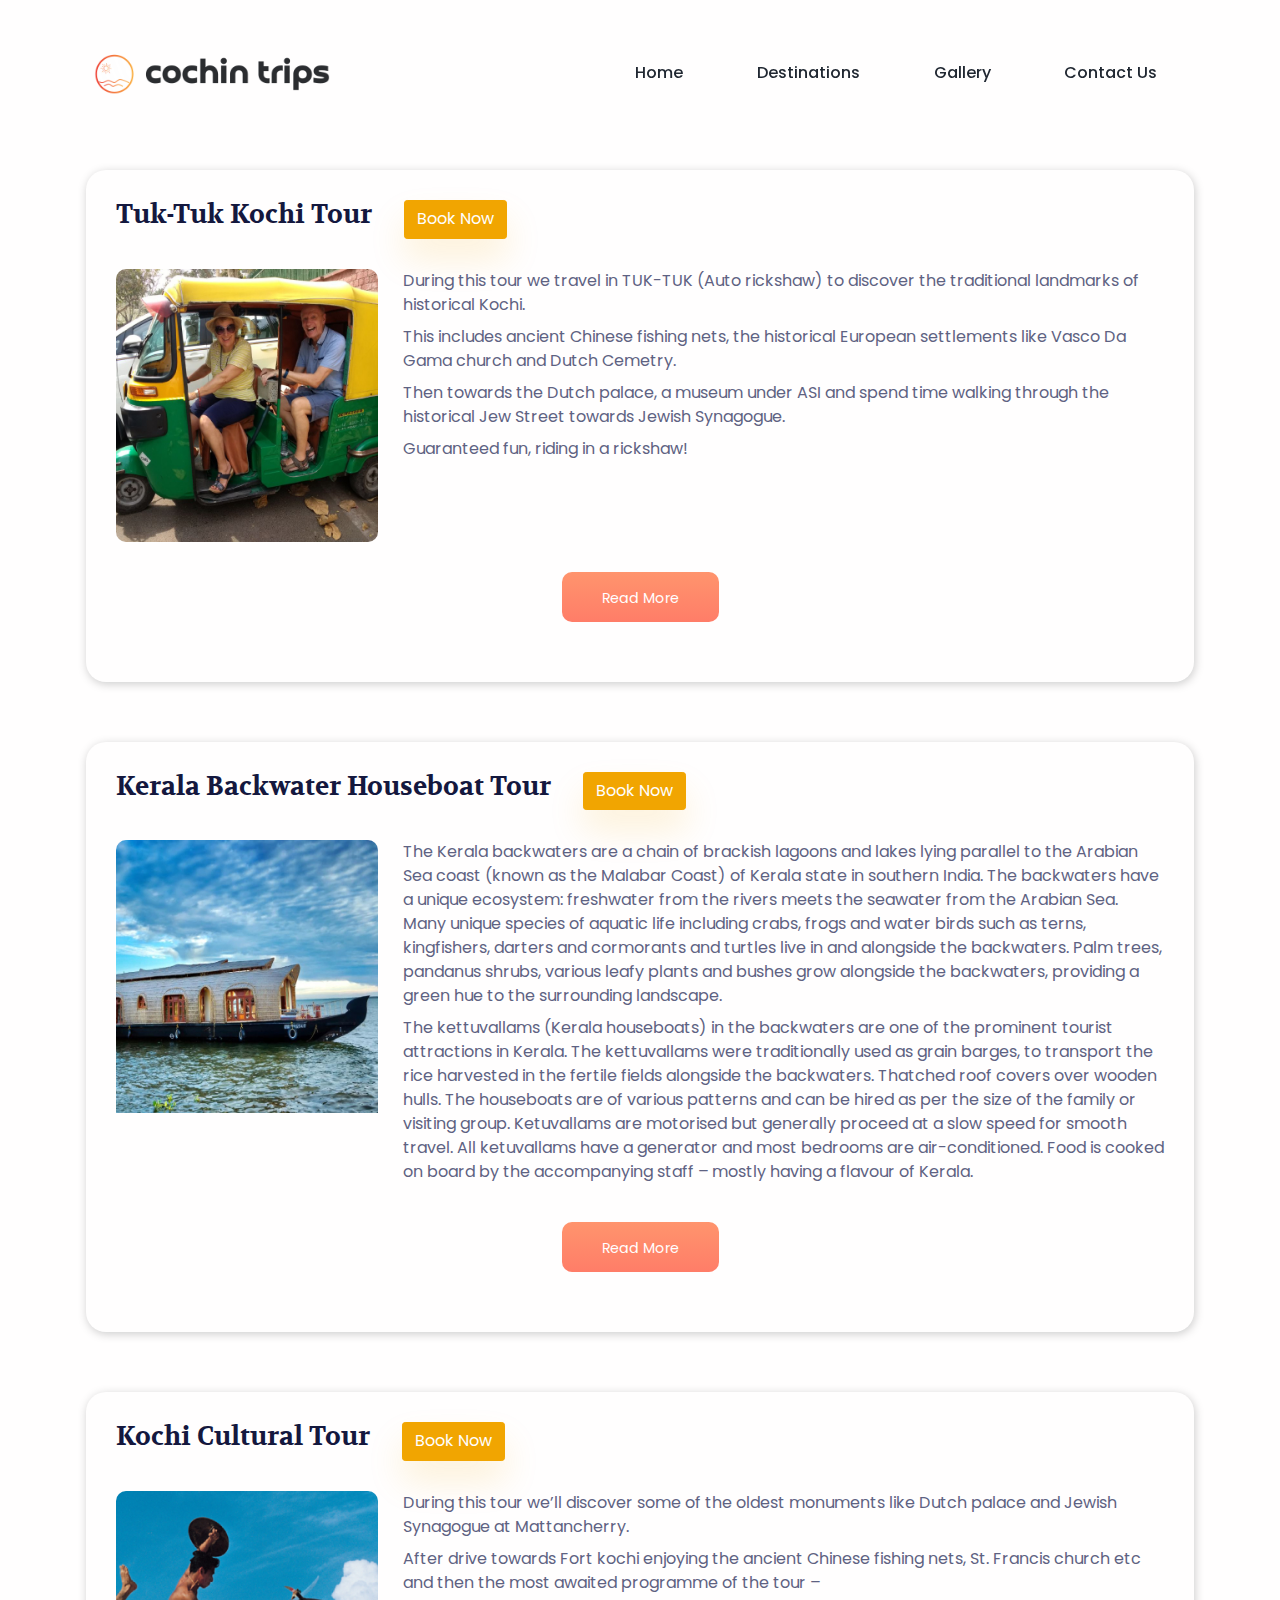
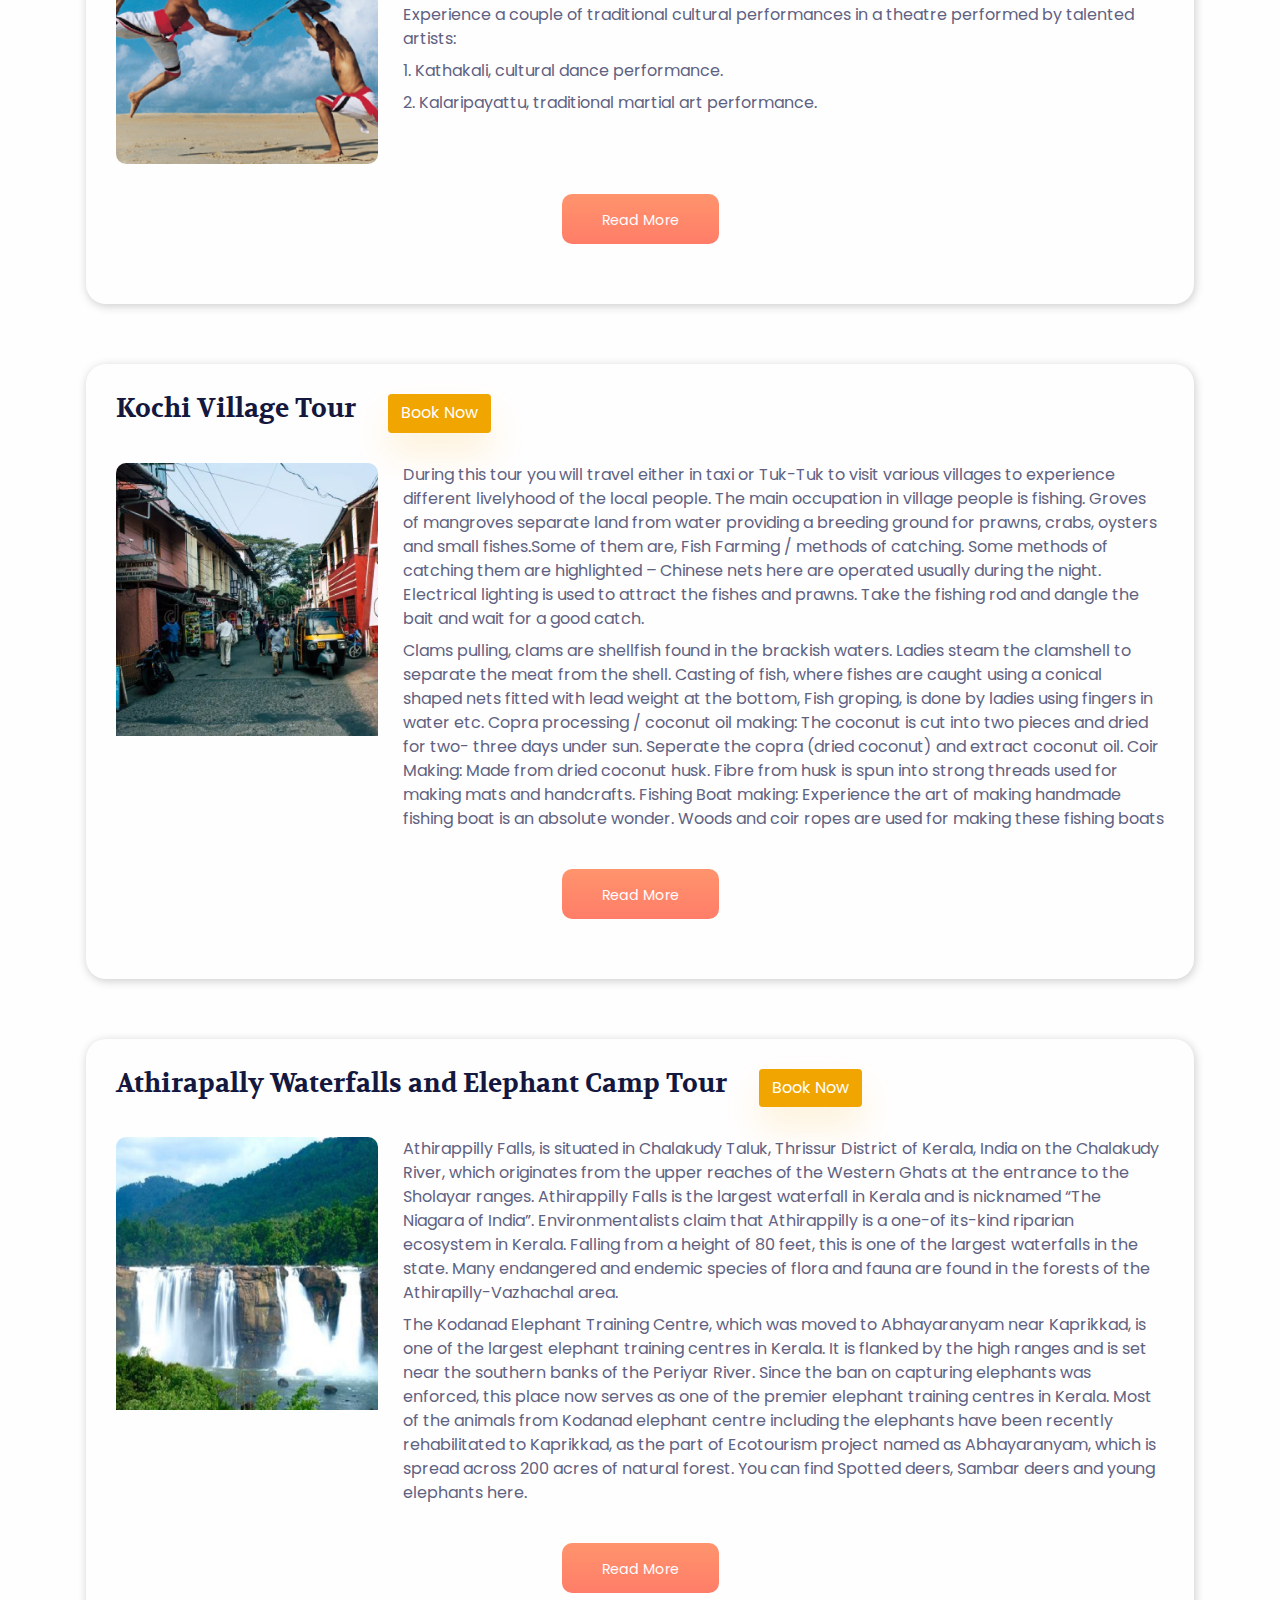
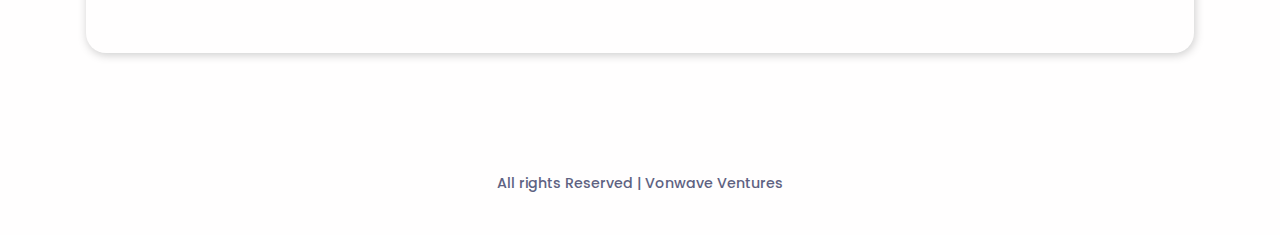
<file: destinations.html>
<!DOCTYPE html>
<html lang="en-US" dir="ltr">

  <head>
    <meta charset="utf-8">
    <meta http-equiv="X-UA-Compatible" content="IE=edge">
    <meta name="viewport" content="width=device-width, initial-scale=1">


    <!-- ===============================================-->
    <!--    Document Title-->
    <!-- ===============================================-->
    <title>Cochin Trips | Destinations</title>


    <!-- ===============================================-->
    <!--    Favicons-->
    <!-- ===============================================-->
    <link rel="apple-touch-icon" sizes="180x180" href="assets/img/favicons/apple-touch-icon.png">
    <link rel="icon" type="image/png" sizes="32x32" href="assets/img/favicons/favicon-32x32.png">
    <link rel="icon" type="image/png" sizes="16x16" href="assets/img/favicons/favicon-16x16.png">
    <link rel="shortcut icon" type="image/x-icon" href="assets/img/favicons/favicon.ico">
    <link rel="manifest" href="assets/img/favicons/manifest.json">
    <meta name="msapplication-TileImage" content="assets/img/favicons/mstile-150x150.png">
    <meta name="theme-color" content="#ffffff">


    <!-- ===============================================-->
    <!--    Stylesheets-->
    <!-- ===============================================-->
    <link href="assets/css/theme.css" rel="stylesheet" />

  </head>


  <body>

    <!-- ===============================================-->
    <!--    Main Content-->
    <!-- ===============================================-->
    <main class="main" id="top">
      <nav class="navbar navbar-expand-lg navbar-light fixed-top py-5 d-block" data-navbar-on-scroll="data-navbar-on-scroll">
        <div class="container"><a class="navbar-brand" href="index.html"><img src="assets/img/ct_logo_2.png" height="60" alt="logo" /></a>
          <button class="navbar-toggler" type="button" data-bs-toggle="collapse" data-bs-target="#navbarSupportedContent" aria-controls="navbarSupportedContent" aria-expanded="false" aria-label="Toggle navigation"><span class="navbar-toggler-icon"> </span></button>
          <div class="collapse navbar-collapse border-top border-lg-0 mt-4 mt-lg-0" id="navbarSupportedContent">
            <ul class="navbar-nav ms-auto pt-2 pt-lg-0 font-base align-items-lg-center align-items-start">
              <li class="nav-item px-3 px-xl-4"><a class="nav-link fw-medium" aria-current="page" href="index.html">Home</a></li>
              <li class="nav-item px-3 px-xl-4"><a class="nav-link fw-medium" aria-current="page" href="#">Destinations</a></li>
              <li class="nav-item px-3 px-xl-4"><a class="nav-link fw-medium" aria-current="page" href="gallery.html">Gallery</a></li>
              <li class="nav-item px-3 px-xl-4"><a class="nav-link fw-medium" aria-current="page" href="index.html#contact">Contact Us</a></li>
            </ul>
          </div>
        </div>
      </nav>


      <section class="main-dest-wrapper">
        <div class="container">
            <div class="row" id="tuk">
                <div class="col-12">
                    <div class="inner-dect-wrapper">
                        <div class="title-dest" style="display: flex;">
                            <h2 class="font-cursive" style="margin-right: 2rem;">Tuk-Tuk Kochi Tour</h2>
                            <a href="https://wa.me/+919072747557/??text=Book%20Athirapally%20Package" target="_blank" class="btn btn-primary primary-btn-shadow">Book Now</a>
                        </div>
                        <div class="image-short-desp">
                            <div class="image-wrapper">
                                <img class="img-fluid" src="assets/img/dest/dest1.jpg" />
                            </div>
                            <div class="short-desp-wrapper">
                                <p>During this tour we travel in TUK-TUK (Auto rickshaw) to discover the traditional landmarks of historical Kochi.</p>
                                <p>This includes ancient Chinese fishing nets, the historical European settlements like Vasco Da Gama church and Dutch Cemetry.</p>
                                <p>Then towards the Dutch palace, a museum under ASI and spend time walking through the historical Jew Street towards Jewish Synagogue.</p>
                                <p>Guaranteed fun, riding in a rickshaw!</p>
                            </div>
                        </div>

                        <div class="itinerary-wrapper">
                            <h3 class="font-cursive">Itinerary</h3>
                            <ol>
                                <li>Meet the travellers at the Cruise ship Terminal / Hotel.</li>
                                <li>Check in to Tuk Tuk For local tour.</li>
                                <li>Towards the ancient Chinese fishing nets and watch local people doing fishing.</li>
                                <li>Visit St. Francis Church through the historical landmarks of Kochi.</li>
                                <li>To Dutch cemetery.</li>
                                <li>Visit Santa cruz Basilica Church.</li>
                                <li>Drive towards Dhobhi Khana – the local old style laundry area</li>
                                <li>Drive through the Local shopping streets.</li>
                                <li>Visiting Jain temple (if open) the only temple where tourist can go inside.</li>
                                <li>Towards the Dutch Palace, museum under the Archeological Survey of India.</li>
                                <li>Walking towards Jewish Synagogue through the famous Jewish street at Mattancherry.</li>
                                <li>Visiting Local traditional Spice /Tea/Perfume/ Ginger Warehouses.</li>
                                <li>Enjoying Gift hunting at local/ tourist shopping markets.</li>
                                <li>Back to the Cruise terminal / hotel as discussed earlier.</li>
                            </ol>
                            <p>Inclusions:-</p>
                            <ul>
                                <li>- Service of a Driver/Guide.</li>
                                <li>- Ride in Tuk Tuk.</li>
                                <li>- Parking fees</li>
                                <li>- Entrance fees.</li>
                                <li>- Bottled drinking water</li>
                            </ul>
                            <p>Exclusions:-</p>
                            <ul>
                                <li>- Expenditure of personal nature.</li>
                                <li>- Lunch</li>
                            </ul>
                        </div>

                        <div class="toggle-btn ">
                            <a href="#" class="btn btn-danger orange-gradient-btn fs--1" style="height: 50px;">Read More</a>
                        </div>
                    </div>
                </div>
            </div>
            <div class="row" id="houseboat">
                <div class="col-12">
                    <div class="inner-dect-wrapper">
                        <div class="title-dest" style="display: flex;">
                            <h2 class="font-cursive" style="margin-right: 2rem;">Kerala Backwater Houseboat Tour</h2>
                            <a href="https://wa.me/+916238373065/??text=Book%20Athirapally%20Package"  target="_blank" class="btn btn-primary primary-btn-shadow">Book Now</a>
                        </div>
                        <div class="image-short-desp">
                            <div class="image-wrapper">
                                <img class="img-fluid" src="assets/img/dest/dest4.jpg" />
                            </div>
                            <div class="short-desp-wrapper">
                                <p>The Kerala backwaters are a chain of brackish lagoons and lakes lying parallel to the Arabian Sea coast (known as the Malabar Coast) of Kerala state in southern India. The backwaters have a unique ecosystem: freshwater from the rivers meets the seawater from the Arabian Sea. Many unique species of aquatic life including crabs, frogs and water birds such as terns, kingfishers, darters and cormorants and turtles live in and alongside the backwaters. Palm trees, pandanus shrubs, various leafy plants and bushes grow alongside the backwaters, providing a green hue to the surrounding landscape.</p>
                                <p>The kettuvallams (Kerala houseboats) in the backwaters are one of the prominent tourist attractions in Kerala. The kettuvallams were traditionally used as grain barges, to transport the rice harvested in the fertile fields alongside the backwaters. Thatched roof covers over wooden hulls. The houseboats are of various patterns and can be hired as per the size of the family or visiting group. Ketuvallams are motorised but generally proceed at a slow speed for smooth travel. All ketuvallams have a generator and most bedrooms are air-conditioned.  Food is cooked on board by the accompanying staff – mostly having a flavour of Kerala.</p>
                            </div>
                        </div>

                        <div class="itinerary-wrapper">
                            <h3 class="font-cursive">Itinerary</h3>
                            <ol>
                                <li>Meet the team at the Cruise ship Terminal / Hotel.</li>
                                <li>Drive 1hr 30 minutes towards Alleppey for Backwater tour.</li>
                                <li>Check in houseboat to discover the aquatic life in backwaters.</li>
                                <li>Experiencing 2 hour Backwater Tour.</li>
                                <li>Enjoying the kerala traditional meal.</li>
                                <li>Drive back towards Kochi.</li>
                                <li>Gift hunting at local/ tourist shopping market.</li>
                                <li>Back to the Cruise terminal / Hotel as discussed earlier.</li>
                            </ol>
                            <p>Inclusions:-</p>
                            <ul>
                                <li>- Service of your private guide</li>
                                <li>- Transportation in air conditioned van / cab</li>
                                <li>- Parking fees</li>
                                <li>- Houseboat Entry.</li>
                                <li>- Kerala traditional meal</li>
                                <li>- Bottled drinking water</li>
                            </ul>
                            <p>Exclusions:-</p>
                            <ul>
                                <li>- Expenditure of personal nature.</li>
                                <li>- Extra for Special items / beverages out of the Menu.</li>
                            </ul>
                        </div>

                        <div class="toggle-btn">
                            <a href="#" class="btn btn-danger orange-gradient-btn fs--1" style="height: 50px;">Read More</a>
                        </div>
                    </div>
                </div>
            </div>
            <div class="row" id="cultural">
                <div class="col-12">
                    <div class="inner-dect-wrapper">
                        <div class="title-dest" style="display: flex;">
                            <h2 class="font-cursive" style="margin-right: 2rem;">Kochi Cultural Tour</h2>
                            <a href="https://wa.me/+919072747557/??text=Book%20Athirapally%20Package"  target="_blank" class="btn btn-primary primary-btn-shadow">Book Now</a>
                        </div>
                        <div class="image-short-desp">
                            <div class="image-wrapper">
                                <img class="img-fluid" src="assets/img/dest/dest3.jpg" />
                            </div>
                            <div class="short-desp-wrapper">
                                <p>During this tour we’ll discover some of the oldest monuments like Dutch palace and Jewish Synagogue at Mattancherry.</p>
                                <p>After drive towards Fort kochi enjoying the ancient Chinese fishing nets, St. Francis church etc and then the most awaited programme of the tour –</p>
                                <p>Experience a couple of traditional cultural performances in a theatre performed by talented artists:</p>
                                <p>1. Kathakali, cultural dance performance.</p>
                                <p>2. Kalaripayattu, traditional martial art performance.</p>
                            </div>
                        </div>

                        <div class="itinerary-wrapper">
                            <h3 class="font-cursive">Itinerary</h3>
                            <ol>
                                <li>Meet the team at the Cruise ship Terminal / Hotel.</li>
                                <li>Travelling towards Mattancherry by Air conditioned cab / Van.</li>
                                <li>Visit Dutch Palace, a museum under the Archeological Survey of India.</li>
                                <li>Walking towards Jewish Synagogue through the famous Jewish street at Mattancherry.</li>
                                <li>Towards the ancient Chinese fishing nets.</li>
                                <li>Walking towards St. Francis Church through the historical landmarks of Kochi.</li>
                                <li>Gift hunting at local/ tourist shopping markets.</li>
                                <li>In the Evening enjoying kerala traditional cutural performance at a theatre performed by talented artists.</li>
                                <li>Kalaripayattu, traditional martial art performance.</li>
                                <li>Kathakali, cultural dance performance.</li>
                                <li>Back to the Cruise terminal / Hotel as discussed earlier.</li>
                            </ol>
                            <p>Inclusions:-</p>
                            <ul>
                                <li>- Service of your private guide</li>
                                <li>- Transportation in air conditioned van / cab</li>
                                <li>- Parking fees</li>
                                <li>- Cultural show fees</li>
                                <li>- Entry fees at monuments</li>
                                <li>- Bottled drinking water</li>
                            </ul>
                            <p>Exclusions:-</p>
                            <ul>
                                <li>– Lunch</li>
                                <li>- Expenditure of personal nature.</li>
                                <li>- Video recording/ Film making etc.</li>
                            </ul>
                        </div>

                        <div class="toggle-btn">
                            <a href="#" class="btn btn-danger orange-gradient-btn fs--1" style="height: 50px;">Read More</a>
                        </div>
                    </div>
                </div>
            </div>
            <div class="row" id="village">
                <div class="col-12">
                    <div class="inner-dect-wrapper">
                        <div class="title-dest" style="display: flex;">
                            <h2 class="font-cursive" style="margin-right: 2rem;">Kochi Village Tour</h2>
                            <a href="https://wa.me/+919072747557/??text=Book%20Athirapally%20Package"  target="_blank" class="btn btn-primary primary-btn-shadow">Book Now</a>
                        </div>
                        <div class="image-short-desp">
                            <div class="image-wrapper">
                                <img class="img-fluid" src="assets/img/dest/dest2.jpg" />
                            </div>
                            <div class="short-desp-wrapper">
                                <p>During this tour you will travel either in taxi or Tuk-Tuk to visit various villages to experience different livelyhood of the local people. The main occupation in village people is fishing. Groves of mangroves separate land from water providing a breeding ground for prawns, crabs, oysters and small fishes.Some of them are, Fish Farming / methods of catching. Some methods of catching them are highlighted – Chinese nets here are operated usually during the night. Electrical lighting is used to attract the fishes and prawns. Take the fishing rod and dangle the bait and wait for a good catch. </p>
                                <p>Clams pulling, clams are shellfish found in the brackish waters. Ladies steam the clamshell to separate the meat from the shell. Casting of fish, where fishes are caught using a  conical shaped nets fitted with lead weight at the bottom, Fish groping, is done by ladies using fingers in water etc. Copra processing / coconut oil making: The coconut is cut into two pieces and dried for two- three days under sun. Seperate the copra (dried coconut) and extract coconut oil. Coir Making: Made from dried coconut husk. Fibre from husk is spun into strong threads used for making mats and handcrafts. Fishing Boat making: Experience the art of making handmade fishing boat is an absolute wonder. Woods and coir ropes are used for making these fishing boats</p>
                            </div>
                        </div>

                        <div class="itinerary-wrapper">
                            <h3 class="font-cursive">Itinerary</h3>
                            <ol>
                                <li>Meet the team at the Cruise ship Terminal / Hotel.</li>
                                <li>Drive towards the village.</li>
                                <li>Discover the village life.</li>
                                <li>Experience the coir making, oil making, boat making etc.</li>
                                <li>Enjoy the fishing nets/ fish farms etc.</li>
                                <li>Back towards kochi.</li>
                                <li>Gift hunting at local/ tourist shopping markets.</li>
                                <li>Back to the Cruise terminal / Hotel as discussed earlier.</li>
                            </ol>
                            <p>Inclusions:-</p>
                            <ul>
                                <li>- Service of your private guide</li>
                                <li>- Transportation in air conditioned van / cab</li>
                                <li>- Parking fees</li>
                                <li>- Entry fees</li>
                                <li>- Bottled drinking water</li>
                            </ul>
                            <p>Exclusions:-</p>
                            <ul>
                                <li>– Lunch</li>
                                <li>- Expenditure of personal nature.</li>
                            </ul>
                        </div>

                        <div class="toggle-btn">
                            <a href="#" class="btn btn-danger orange-gradient-btn fs--1" style="height: 50px;">Read More</a>
                        </div>
                    </div>
                </div>
            </div>
            <div class="row" id="athirapilly">
                <div class="col-12">
                    <div class="inner-dect-wrapper">
                        <div class="title-dest" style="display: flex;">
                            <h2 class="font-cursive" style="margin-right: 2rem;">Athirapally Waterfalls and Elephant Camp Tour </h2>
                            <a href="https://wa.me/+916238373065/??text=Book%20Athirapally%20Package"  target="_blank" class="btn btn-primary primary-btn-shadow">Book Now</a>
                        </div>
                        <div class="image-short-desp">
                            <div class="image-wrapper">
                                <img class="img-fluid" src="assets/img/dest/dest5.jpg" />
                            </div>
                            <div class="short-desp-wrapper">
                                <p>Athirappilly Falls, is situated in  Chalakudy Taluk, Thrissur District of Kerala, India on the Chalakudy River, which originates from the upper reaches of the Western Ghats at the entrance to the Sholayar ranges. Athirappilly Falls is the largest waterfall in Kerala and is nicknamed “The Niagara of India”. Environmentalists claim that Athirappilly is a one-of its-kind riparian ecosystem in Kerala. Falling from a height of 80 feet, this is one of the largest waterfalls in the state. Many endangered and endemic species of flora and fauna are found in the forests of the Athirapilly-Vazhachal area.</p>
                                <p>The Kodanad Elephant Training Centre, which was moved to Abhayaranyam near Kaprikkad, is one of the largest elephant training centres in Kerala. It is flanked by the high ranges and is set near the southern banks of the Periyar River. Since the ban on capturing elephants was enforced, this place now serves as one of the premier elephant training centres in Kerala. Most of the animals from Kodanad elephant centre including the elephants have been recently rehabilitated to Kaprikkad, as the part of Ecotourism project named as Abhayaranyam, which is spread across 200 acres of natural forest. You can find Spotted deers, Sambar deers and young elephants here.</p>
                            </div>
                        </div>

                        <div class="itinerary-wrapper">
                            <h3 class="font-cursive">Itinerary</h3>
                            <ol>
                                <li>Meet the Guests at Hotel / or as discussed Earlier</li>
                                <li>Towards Abhayaranyam to watch Elephants.</li>
                                <li>Spend 1 .30 hours in Training Centre.</li>
                                <li>Break for Lunch.</li>
                                <li>Towards Athirapilly Waterfalls.</li>
                                <li>One and a half hours in the water.</li>
                                <li>Break for tea.</li>
                                <li>Return back to the hotel.</li>
                            </ol>
                            <p>Inclusions:-</p>
                            <ul>
                                <li>- Service of driver/ Guide</li>
                                <li>- Transportation in Air-conditioned Cab</li>
                                <li>- Entrance Tickets</li>
                                <li>- Bottled drinking water</li>
                            </ul>
                            <p>Exclusions:-</p>
                            <ul>
                                <li>– Lunch</li>
                                <li>- Expenditure of personal nature.</li>
                                <li>– Fees for Video recording/ Film making etc.</li>
                            </ul>
                        </div>

                        <div class="toggle-btn">
                            <a href="#" class="btn btn-danger orange-gradient-btn fs--1" style="height: 50px;">Read More</a>
                        </div>
                    </div>
                </div>
            </div>
        </div>
      </section>



      <div class="py-5 text-center">
        <p class="mb-0 text-secondary fs--1 fw-medium">All rights Reserved | Vonwave Ventures </p>
      </div>
    </main>
    <!-- ===============================================-->
    <!--    End of Main Content-->
    <!-- ===============================================-->




    <!-- ===============================================-->
    <!--    JavaScripts-->
    <!-- ===============================================-->
    <script src="https://code.jquery.com/jquery-3.7.1.min.js" integrity="sha256-/JqT3SQfawRcv/BIHPThkBvs0OEvtFFmqPF/lYI/Cxo=" crossorigin="anonymous"></script>
    <script src="vendors/@popperjs/popper.min.js"></script>
    <script src="vendors/bootstrap/bootstrap.min.js"></script>
    <script src="vendors/is/is.min.js"></script>
    <script src="https://polyfill.io/v3/polyfill.min.js?features=window.scroll"></script>
    <script src="vendors/fontawesome/all.min.js"></script>
    <script src="assets/js/theme.js"></script>

    <link href="https://fonts.googleapis.com/css2?family=Poppins:wght@400;500;600;700&amp;family=Volkhov:wght@700&amp;display=swap" rel="stylesheet">
  </body>

</html>
</file>
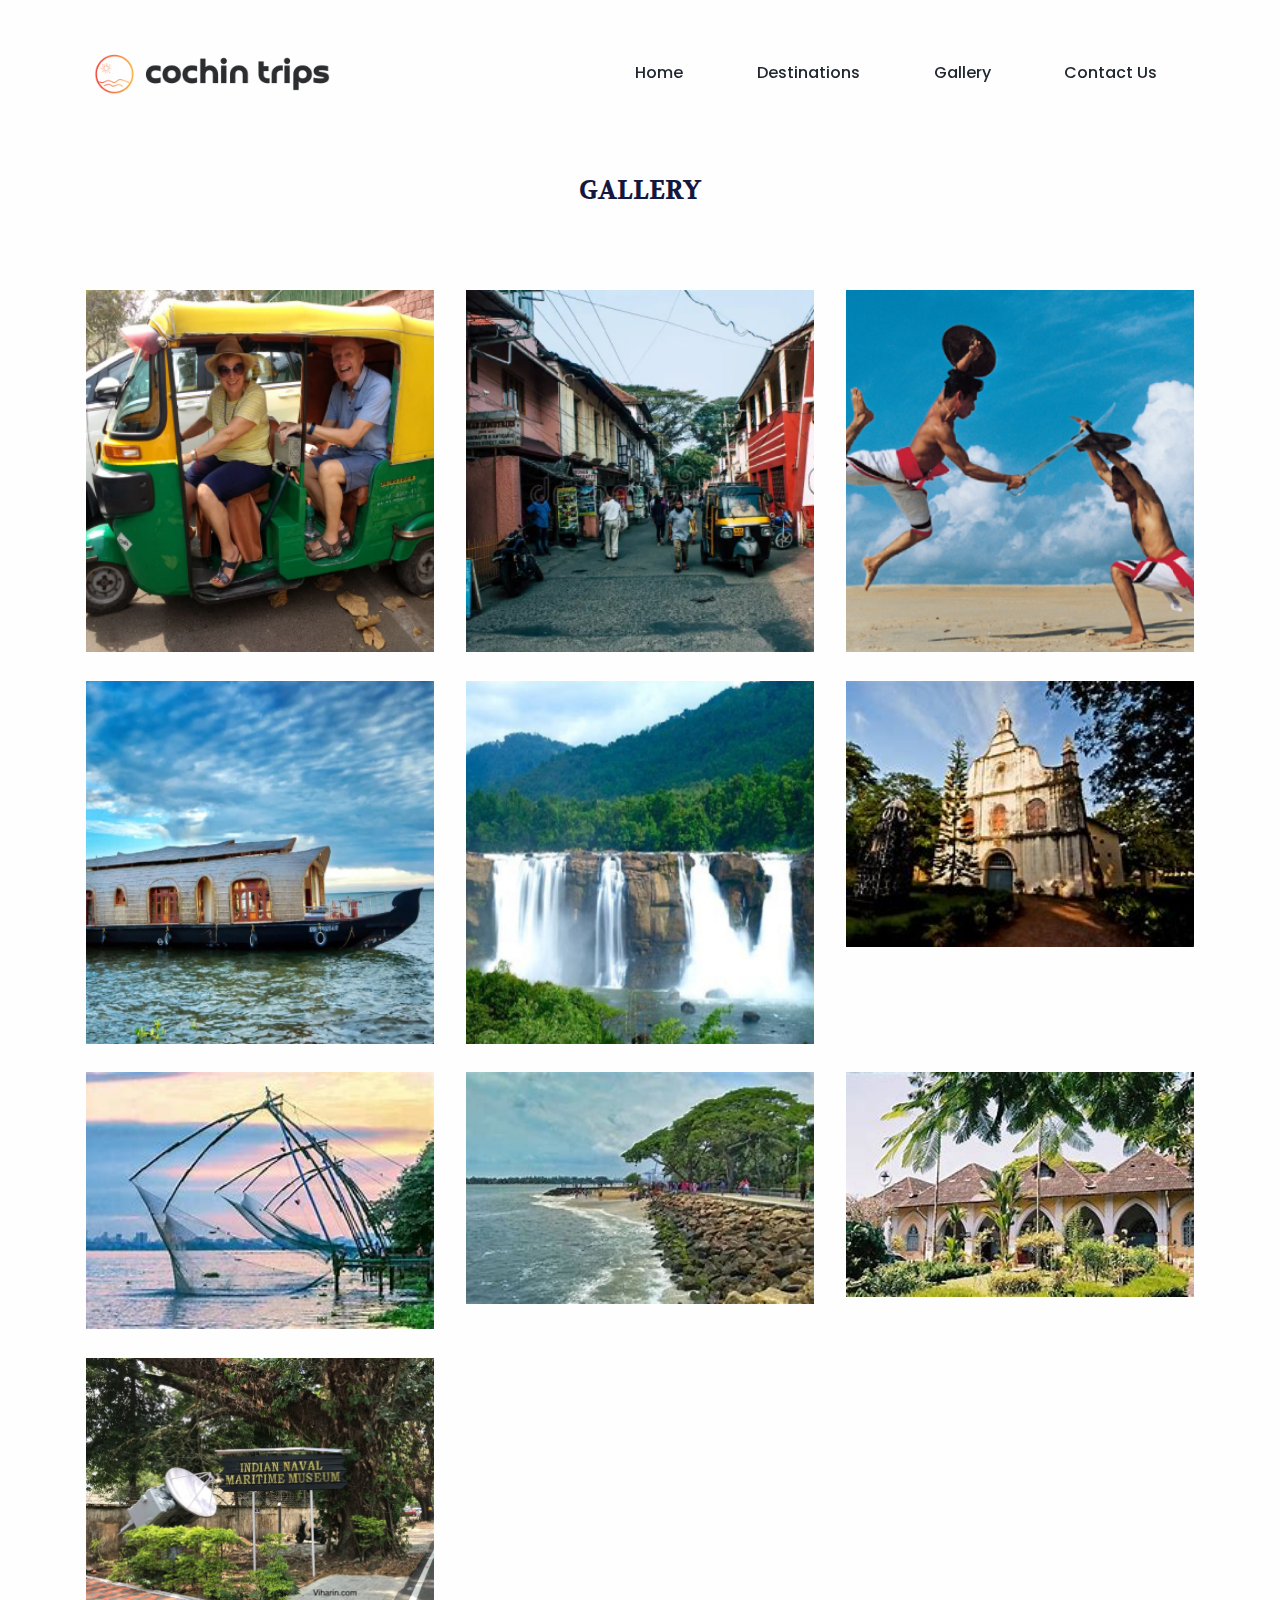
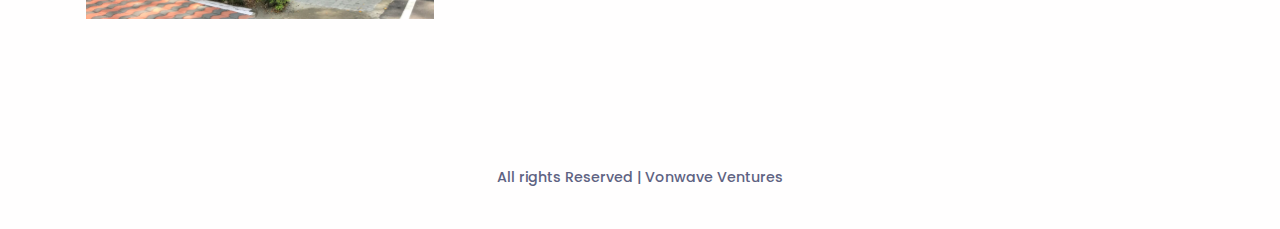
<file: gallery.html>
<!DOCTYPE html>
<html lang="en-US" dir="ltr">

<head>
  <meta charset="utf-8">
  <meta http-equiv="X-UA-Compatible" content="IE=edge">
  <meta name="viewport" content="width=device-width, initial-scale=1">


  <!-- ===============================================-->
  <!--    Document Title-->
  <!-- ===============================================-->
  <title>Cochin Trips | Gallery</title>


  <!-- ===============================================-->
  <!--    Favicons-->
  <!-- ===============================================-->
  <link rel="apple-touch-icon" sizes="180x180" href="assets/img/favicons/apple-touch-icon.png">
  <link rel="icon" type="image/png" sizes="32x32" href="assets/img/favicons/favicon-32x32.png">
  <link rel="icon" type="image/png" sizes="16x16" href="assets/img/favicons/favicon-16x16.png">
  <link rel="shortcut icon" type="image/x-icon" href="assets/img/favicons/favicon.ico">
  <link rel="manifest" href="assets/img/favicons/manifest.json">
  <meta name="msapplication-TileImage" content="assets/img/favicons/mstile-150x150.png">
  <meta name="theme-color" content="#ffffff">


  <!-- ===============================================-->
  <!--    Stylesheets-->
  <!-- ===============================================-->
  <link href="assets/css/theme.css" rel="stylesheet" />

</head>


<body>

  <!-- ===============================================-->
  <!--    Main Content-->
  <!-- ===============================================-->
  <main class="main" id="top">
    <nav class="navbar navbar-expand-lg navbar-light fixed-top py-5 d-block"
      data-navbar-on-scroll="data-navbar-on-scroll">
      <div class="container"><a class="navbar-brand" href="index.html"><img src="assets/img/ct_logo_2.png" height="60"
            alt="logo" /></a>
        <button class="navbar-toggler" type="button" data-bs-toggle="collapse" data-bs-target="#navbarSupportedContent"
          aria-controls="navbarSupportedContent" aria-expanded="false" aria-label="Toggle navigation"><span
            class="navbar-toggler-icon"> </span></button>
        <div class="collapse navbar-collapse border-top border-lg-0 mt-4 mt-lg-0" id="navbarSupportedContent">
          <ul class="navbar-nav ms-auto pt-2 pt-lg-0 font-base align-items-lg-center align-items-start">
            <li class="nav-item px-3 px-xl-4"><a class="nav-link fw-medium" aria-current="page"
                href="index.html">Home</a></li>
            <li class="nav-item px-3 px-xl-4"><a class="nav-link fw-medium" aria-current="page"
                href="destinations.html">Destinations</a></li>
            <li class="nav-item px-3 px-xl-4"><a class="nav-link fw-medium" aria-current="page" href="#">Gallery</a>
            </li>
            <li class="nav-item px-3 px-xl-4"><a class="nav-link fw-medium" aria-current="page"
                href="index.html#contact">Contact Us</a></li>
          </ul>
        </div>
      </div>
    </nav>


    <div class="banner-area-wrapper">
      <div class="container">
        <div class="row">
          <div class="col-12">
            <div class="title-wrapper">
              <h2 class="font-cursive">GALLERY</h2>
            </div>
          </div>
        </div>
      </div>
    </div>


    <section class="gallery-main-wrapper">
      <div class="container">
        <div class="row">
          <div class="col-lg-4 mb-4 col-6">
            <div class="gallery-img">
              <img class="img-fluid w-100" src="assets/img/dest/dest1.jpg" />
            </div>
          </div>
          <div class="col-lg-4 mb-4 col-6">
            <div class="gallery-img">
              <img class="img-fluid w-100" src="assets/img/dest/dest2.jpg" />
            </div>
          </div>
          <div class="col-lg-4 mb-4 col-6">
            <div class="gallery-img">
              <img class="img-fluid w-100" src="assets/img/dest/dest3.jpg" />
            </div>
          </div>
          <div class="col-lg-4 mb-4 col-6">
            <div class="gallery-img">
              <img class="img-fluid w-100" src="assets/img/dest/dest4.jpg" />
            </div>
          </div>
          <div class="col-lg-4 mb-4 col-6">
            <div class="gallery-img">
              <img class="img-fluid w-100" src="assets/img/dest/dest5.jpg" />
            </div>
          </div>
          <div class="col-lg-4 mb-4 col-6">
            <div class="gallery-img">
              <img class="img-fluid w-100" src="assets/img/dest/dest6.jpeg" />
            </div>
          </div>
          <div class="col-lg-4 mb-4 col-6">
            <div class="gallery-img">
              <img class="img-fluid w-100" src="assets/img/dest/dest7.jpeg" />
            </div>
          </div>
          <div class="col-lg-4 mb-4 col-6">
            <div class="gallery-img">
              <img class="img-fluid w-100" src="assets/img/dest/dest8.jpeg" />
            </div>
          </div>
          <div class="col-lg-4 mb-4 col-6">
            <div class="gallery-img">
              <img class="img-fluid w-100" src="assets/img/dest/dest9.jpeg" />
            </div>
          </div>
          <div class="col-lg-4 mb-4 col-6">
            <div class="gallery-img">
              <img class="img-fluid w-100" src="assets/img/dest/dest10.jpeg" />
            </div>
          </div>
        </div>
      </div>
    </section>

    <div class="py-5 text-center">
      <p class="mb-0 text-secondary fs--1 fw-medium">All rights Reserved | Vonwave Ventures </p>
    </div>
  </main>
  <!-- ===============================================-->
  <!--    End of Main Content-->
  <!-- ===============================================-->




  <!-- ===============================================-->
  <!--    JavaScripts-->
  <!-- ===============================================-->
  <script src="https://code.jquery.com/jquery-3.7.1.min.js"
    integrity="sha256-/JqT3SQfawRcv/BIHPThkBvs0OEvtFFmqPF/lYI/Cxo=" crossorigin="anonymous"></script>
  <script src="vendors/@popperjs/popper.min.js"></script>
  <script src="vendors/bootstrap/bootstrap.min.js"></script>
  <script src="vendors/is/is.min.js"></script>
  <script src="https://polyfill.io/v3/polyfill.min.js?features=window.scroll"></script>
  <script src="vendors/fontawesome/all.min.js"></script>
  <script src="assets/js/theme.js"></script>

  <link
    href="https://fonts.googleapis.com/css2?family=Poppins:wght@400;500;600;700&amp;family=Volkhov:wght@700&amp;display=swap"
    rel="stylesheet">
</body>

</html>
</file>
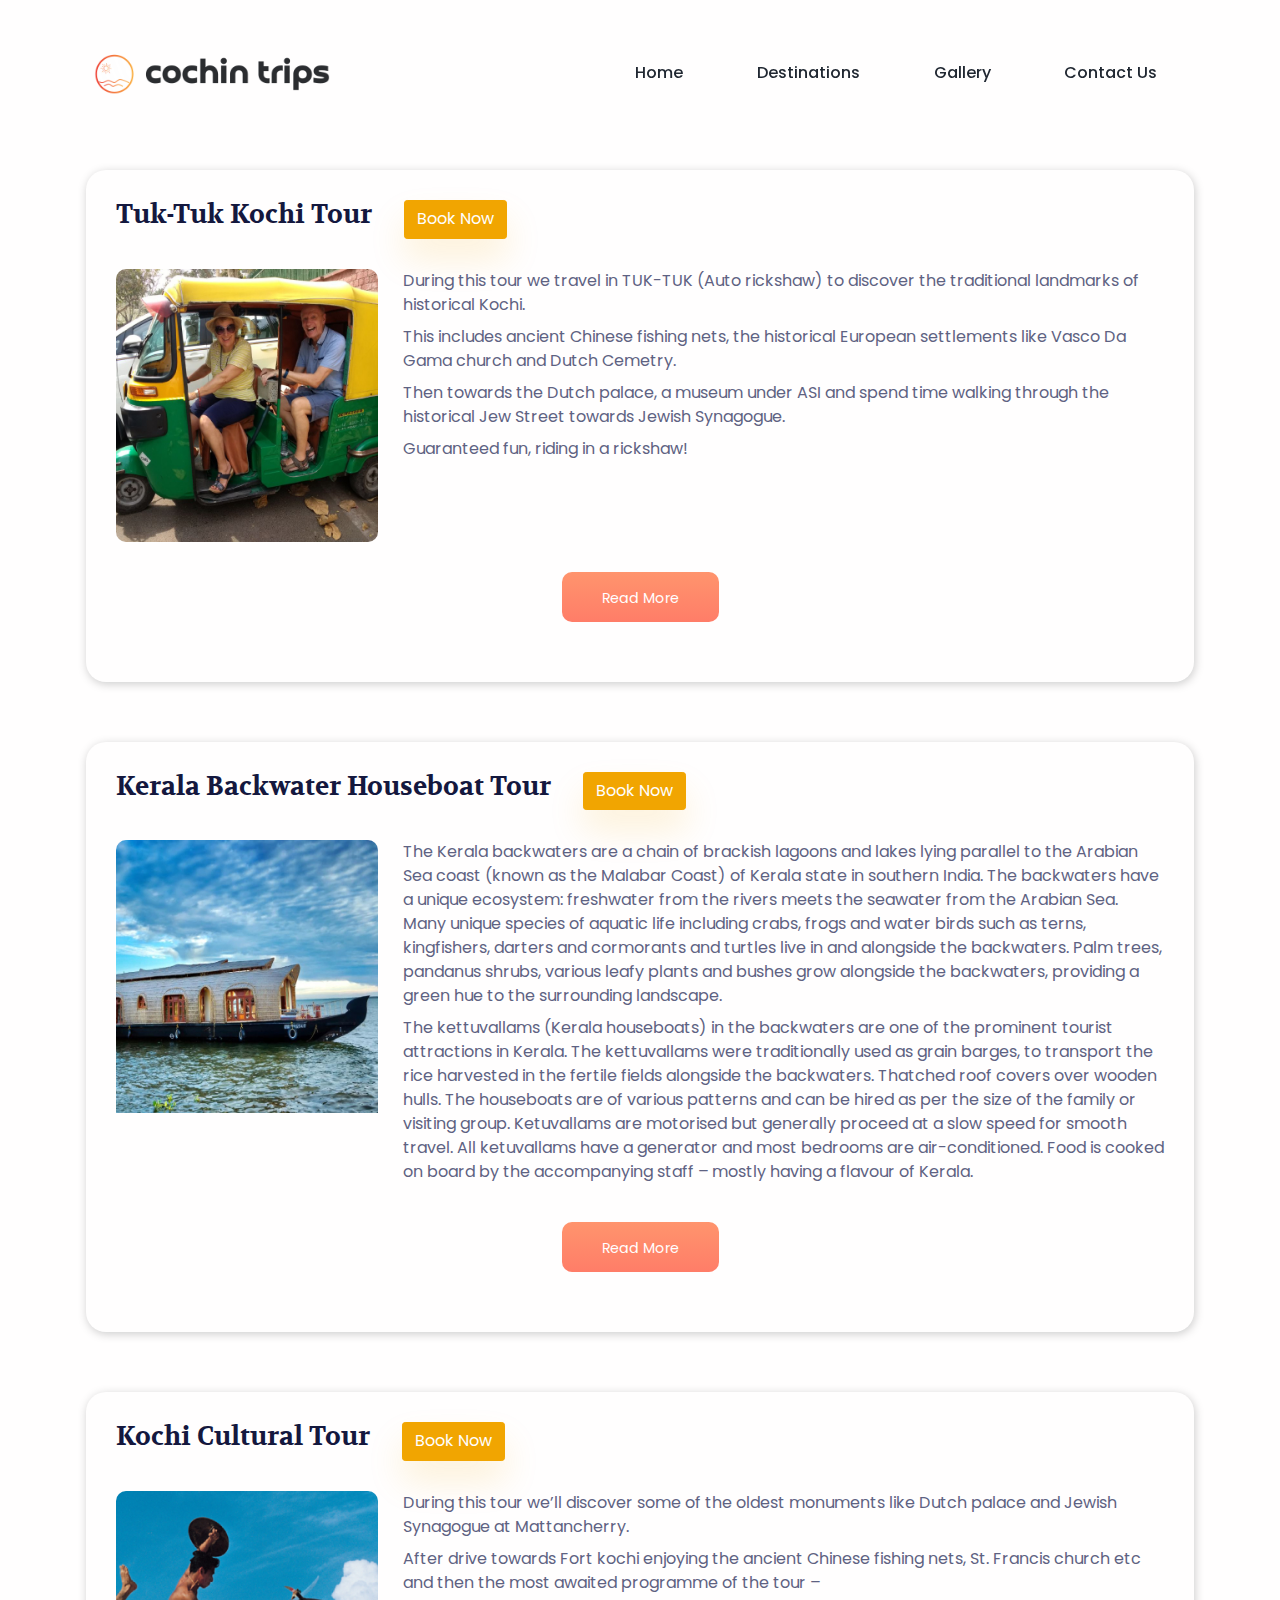
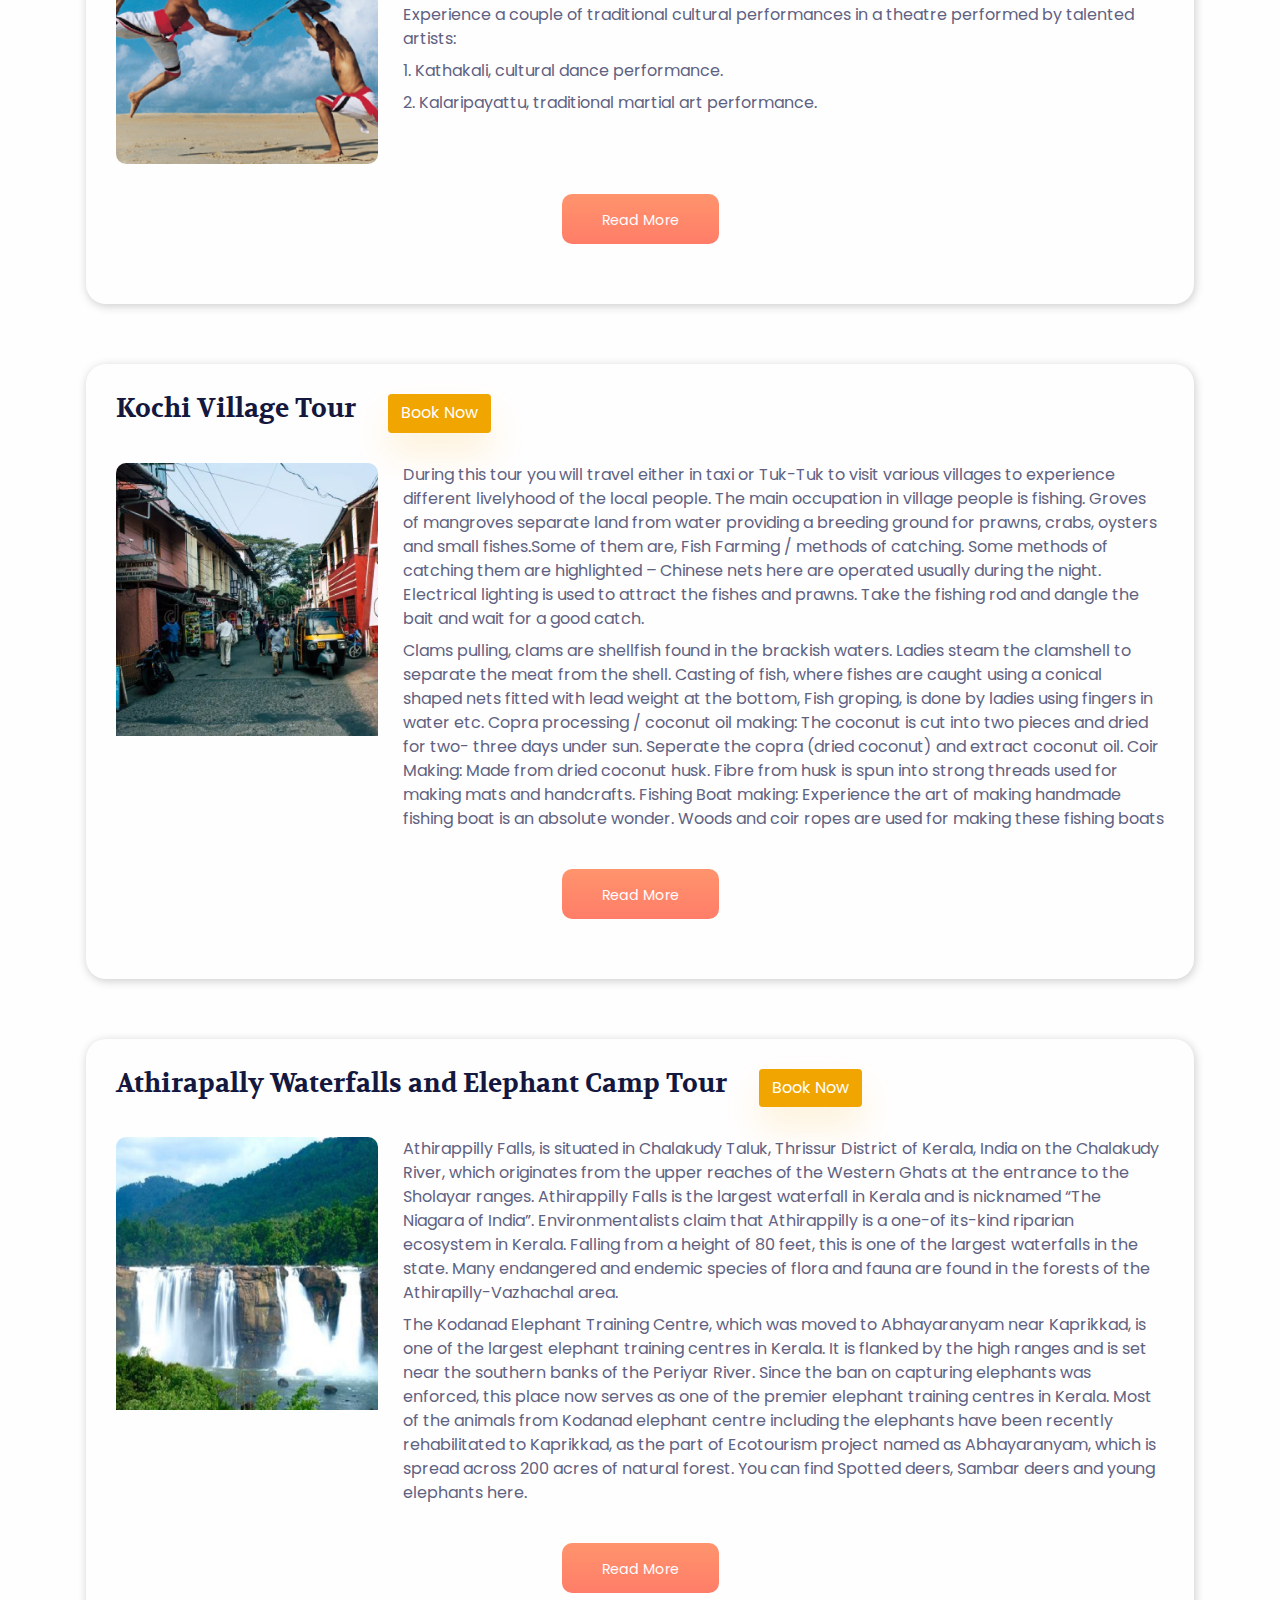
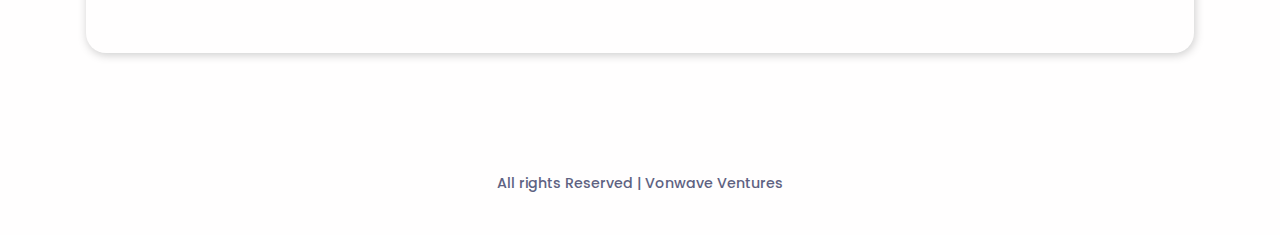
<file: public/destinations.html>
<!DOCTYPE html>
<html lang="en-US" dir="ltr">

  <head>
    <meta charset="utf-8">
    <meta http-equiv="X-UA-Compatible" content="IE=edge">
    <meta name="viewport" content="width=device-width, initial-scale=1">


    <!-- ===============================================-->
    <!--    Document Title-->
    <!-- ===============================================-->
    <title>Cochin Trips | Travel Agency Landing Page UI</title>


    <!-- ===============================================-->
    <!--    Favicons-->
    <!-- ===============================================-->
    <link rel="apple-touch-icon" sizes="180x180" href="assets/img/favicons/apple-touch-icon.png">
    <link rel="icon" type="image/png" sizes="32x32" href="assets/img/favicons/favicon-32x32.png">
    <link rel="icon" type="image/png" sizes="16x16" href="assets/img/favicons/favicon-16x16.png">
    <link rel="shortcut icon" type="image/x-icon" href="assets/img/favicons/favicon.ico">
    <link rel="manifest" href="assets/img/favicons/manifest.json">
    <meta name="msapplication-TileImage" content="assets/img/favicons/mstile-150x150.png">
    <meta name="theme-color" content="#ffffff">


    <!-- ===============================================-->
    <!--    Stylesheets-->
    <!-- ===============================================-->
    <link href="assets/css/theme.css" rel="stylesheet" />

  </head>


  <body>

    <!-- ===============================================-->
    <!--    Main Content-->
    <!-- ===============================================-->
    <main class="main" id="top">
      <nav class="navbar navbar-expand-lg navbar-light fixed-top py-5 d-block" data-navbar-on-scroll="data-navbar-on-scroll">
        <div class="container"><a class="navbar-brand" href="index.html"><img src="assets/img/ct_logo_2.png" height="60" alt="logo" /></a>
          <button class="navbar-toggler" type="button" data-bs-toggle="collapse" data-bs-target="#navbarSupportedContent" aria-controls="navbarSupportedContent" aria-expanded="false" aria-label="Toggle navigation"><span class="navbar-toggler-icon"> </span></button>
          <div class="collapse navbar-collapse border-top border-lg-0 mt-4 mt-lg-0" id="navbarSupportedContent">
            <ul class="navbar-nav ms-auto pt-2 pt-lg-0 font-base align-items-lg-center align-items-start">
              <li class="nav-item px-3 px-xl-4"><a class="nav-link fw-medium" aria-current="page" href="/public/index.html">Home</a></li>
              <li class="nav-item px-3 px-xl-4"><a class="nav-link fw-medium" aria-current="page" href="#">Destinations</a></li>
              <li class="nav-item px-3 px-xl-4"><a class="nav-link fw-medium" aria-current="page" href="/public/gallery.html">Gallery</a></li>
              <li class="nav-item px-3 px-xl-4"><a class="nav-link fw-medium" aria-current="page" href="/public/index.html#contact">Contact Us</a></li>
            </ul>
          </div>
        </div>
      </nav>


      <section class="main-dest-wrapper">
        <div class="container">
            <div class="row" id="tuk">
                <div class="col-12">
                    <div class="inner-dect-wrapper">
                        <div class="title-dest" style="display: flex;">
                            <h2 class="font-cursive" style="margin-right: 2rem;">Tuk-Tuk Kochi Tour</h2>
                            <a href="https://wa.me/+919995987819/??text=Book%20Athirapally%20Package" class="btn btn-primary primary-btn-shadow">Book Now</a>
                        </div>
                        <div class="image-short-desp">
                            <div class="image-wrapper">
                                <img class="img-fluid" src="assets/img/dest/dest1.jpg" />
                            </div>
                            <div class="short-desp-wrapper">
                                <p>During this tour we travel in TUK-TUK (Auto rickshaw) to discover the traditional landmarks of historical Kochi.</p>
                                <p>This includes ancient Chinese fishing nets, the historical European settlements like Vasco Da Gama church and Dutch Cemetry.</p>
                                <p>Then towards the Dutch palace, a museum under ASI and spend time walking through the historical Jew Street towards Jewish Synagogue.</p>
                                <p>Guaranteed fun, riding in a rickshaw!</p>
                            </div>
                        </div>

                        <div class="itinerary-wrapper">
                            <h3 class="font-cursive">Itinerary</h3>
                            <ol>
                                <li>Meet the travellers at the Cruise ship Terminal / Hotel.</li>
                                <li>Check in to Tuk Tuk For local tour.</li>
                                <li>Towards the ancient Chinese fishing nets and watch local people doing fishing.</li>
                                <li>Visit St. Francis Church through the historical landmarks of Kochi.</li>
                                <li>To Dutch cemetery.</li>
                                <li>Visit Santa cruz Basilica Church.</li>
                                <li>Drive towards Dhobhi Khana – the local old style laundry area</li>
                                <li>Drive through the Local shopping streets.</li>
                                <li>Visiting Jain temple (if open) the only temple where tourist can go inside.</li>
                                <li>Towards the Dutch Palace, museum under the Archeological Survey of India.</li>
                                <li>Walking towards Jewish Synagogue through the famous Jewish street at Mattancherry.</li>
                                <li>Visiting Local traditional Spice /Tea/Perfume/ Ginger Warehouses.</li>
                                <li>Enjoying Gift hunting at local/ tourist shopping markets.</li>
                                <li>Back to the Cruise terminal / hotel as discussed earlier.</li>
                            </ol>
                            <p>Inclusions:-</p>
                            <ul>
                                <li>- Service of a Driver/Guide.</li>
                                <li>- Ride in Tuk Tuk.</li>
                                <li>- Parking fees</li>
                                <li>- Entrance fees.</li>
                                <li>- Bottled drinking water</li>
                            </ul>
                            <p>Exclusions:-</p>
                            <ul>
                                <li>- Expenditure of personal nature.</li>
                                <li>- Lunch</li>
                            </ul>
                        </div>

                        <div class="toggle-btn ">
                            <a href="#" class="btn btn-danger orange-gradient-btn fs--1" style="height: 50px;">Read More</a>
                        </div>
                    </div>
                </div>
            </div>
            <div class="row" id="houseboat">
                <div class="col-12">
                    <div class="inner-dect-wrapper">
                        <div class="title-dest" style="display: flex;">
                            <h2 class="font-cursive" style="margin-right: 2rem;">Kerala Backwater Houseboat Tour</h2>
                            <a href="https://wa.me/+919995987819/??text=Book%20Athirapally%20Package" class="btn btn-primary primary-btn-shadow">Book Now</a>
                        </div>
                        <div class="image-short-desp">
                            <div class="image-wrapper">
                                <img class="img-fluid" src="assets/img/dest/dest4.jpg" />
                            </div>
                            <div class="short-desp-wrapper">
                                <p>The Kerala backwaters are a chain of brackish lagoons and lakes lying parallel to the Arabian Sea coast (known as the Malabar Coast) of Kerala state in southern India. The backwaters have a unique ecosystem: freshwater from the rivers meets the seawater from the Arabian Sea. Many unique species of aquatic life including crabs, frogs and water birds such as terns, kingfishers, darters and cormorants and turtles live in and alongside the backwaters. Palm trees, pandanus shrubs, various leafy plants and bushes grow alongside the backwaters, providing a green hue to the surrounding landscape.</p>
                                <p>The kettuvallams (Kerala houseboats) in the backwaters are one of the prominent tourist attractions in Kerala. The kettuvallams were traditionally used as grain barges, to transport the rice harvested in the fertile fields alongside the backwaters. Thatched roof covers over wooden hulls. The houseboats are of various patterns and can be hired as per the size of the family or visiting group. Ketuvallams are motorised but generally proceed at a slow speed for smooth travel. All ketuvallams have a generator and most bedrooms are air-conditioned.  Food is cooked on board by the accompanying staff – mostly having a flavour of Kerala.</p>
                            </div>
                        </div>

                        <div class="itinerary-wrapper">
                            <h3 class="font-cursive">Itinerary</h3>
                            <ol>
                                <li>Meet the team at the Cruise ship Terminal / Hotel.</li>
                                <li>Drive 1hr 30 minutes towards Alleppey for Backwater tour.</li>
                                <li>Check in houseboat to discover the aquatic life in backwaters.</li>
                                <li>Experiencing 2 hour Backwater Tour.</li>
                                <li>Enjoying the kerala traditional meal.</li>
                                <li>Drive back towards Kochi.</li>
                                <li>Gift hunting at local/ tourist shopping market.</li>
                                <li>Back to the Cruise terminal / Hotel as discussed earlier.</li>
                            </ol>
                            <p>Inclusions:-</p>
                            <ul>
                                <li>- Service of your private guide</li>
                                <li>- Transportation in air conditioned van / cab</li>
                                <li>- Parking fees</li>
                                <li>- Houseboat Entry.</li>
                                <li>- Kerala traditional meal</li>
                                <li>- Bottled drinking water</li>
                            </ul>
                            <p>Exclusions:-</p>
                            <ul>
                                <li>- Expenditure of personal nature.</li>
                                <li>- Extra for Special items / beverages out of the Menu.</li>
                            </ul>
                        </div>

                        <div class="toggle-btn">
                            <a href="#" class="btn btn-danger orange-gradient-btn fs--1" style="height: 50px;">Read More</a>
                        </div>
                    </div>
                </div>
            </div>
            <div class="row" id="cultural">
                <div class="col-12">
                    <div class="inner-dect-wrapper">
                        <div class="title-dest" style="display: flex;">
                            <h2 class="font-cursive" style="margin-right: 2rem;">Kochi Cultural Tour</h2>
                            <a href="https://wa.me/+919995987819/??text=Book%20Athirapally%20Package" class="btn btn-primary primary-btn-shadow">Book Now</a>
                        </div>
                        <div class="image-short-desp">
                            <div class="image-wrapper">
                                <img class="img-fluid" src="assets/img/dest/dest3.jpg" />
                            </div>
                            <div class="short-desp-wrapper">
                                <p>During this tour we’ll discover some of the oldest monuments like Dutch palace and Jewish Synagogue at Mattancherry.</p>
                                <p>After drive towards Fort kochi enjoying the ancient Chinese fishing nets, St. Francis church etc and then the most awaited programme of the tour –</p>
                                <p>Experience a couple of traditional cultural performances in a theatre performed by talented artists:</p>
                                <p>1. Kathakali, cultural dance performance.</p>
                                <p>2. Kalaripayattu, traditional martial art performance.</p>
                            </div>
                        </div>

                        <div class="itinerary-wrapper">
                            <h3 class="font-cursive">Itinerary</h3>
                            <ol>
                                <li>Meet the team at the Cruise ship Terminal / Hotel.</li>
                                <li>Travelling towards Mattancherry by Air conditioned cab / Van.</li>
                                <li>Visit Dutch Palace, a museum under the Archeological Survey of India.</li>
                                <li>Walking towards Jewish Synagogue through the famous Jewish street at Mattancherry.</li>
                                <li>Towards the ancient Chinese fishing nets.</li>
                                <li>Walking towards St. Francis Church through the historical landmarks of Kochi.</li>
                                <li>Gift hunting at local/ tourist shopping markets.</li>
                                <li>In the Evening enjoying kerala traditional cutural performance at a theatre performed by talented artists.</li>
                                <li>Kalaripayattu, traditional martial art performance.</li>
                                <li>Kathakali, cultural dance performance.</li>
                                <li>Back to the Cruise terminal / Hotel as discussed earlier.</li>
                            </ol>
                            <p>Inclusions:-</p>
                            <ul>
                                <li>- Service of your private guide</li>
                                <li>- Transportation in air conditioned van / cab</li>
                                <li>- Parking fees</li>
                                <li>- Cultural show fees</li>
                                <li>- Entry fees at monuments</li>
                                <li>- Bottled drinking water</li>
                            </ul>
                            <p>Exclusions:-</p>
                            <ul>
                                <li>– Lunch</li>
                                <li>- Expenditure of personal nature.</li>
                                <li>- Video recording/ Film making etc.</li>
                            </ul>
                        </div>

                        <div class="toggle-btn">
                            <a href="#" class="btn btn-danger orange-gradient-btn fs--1" style="height: 50px;">Read More</a>
                        </div>
                    </div>
                </div>
            </div>
            <div class="row" id="village">
                <div class="col-12">
                    <div class="inner-dect-wrapper">
                        <div class="title-dest" style="display: flex;">
                            <h2 class="font-cursive" style="margin-right: 2rem;">Kochi Village Tour</h2>
                            <a href="https://wa.me/+919995987819/??text=Book%20Athirapally%20Package" class="btn btn-primary primary-btn-shadow">Book Now</a>
                        </div>
                        <div class="image-short-desp">
                            <div class="image-wrapper">
                                <img class="img-fluid" src="assets/img/dest/dest2.jpg" />
                            </div>
                            <div class="short-desp-wrapper">
                                <p>During this tour you will travel either in taxi or Tuk-Tuk to visit various villages to experience different livelyhood of the local people. The main occupation in village people is fishing. Groves of mangroves separate land from water providing a breeding ground for prawns, crabs, oysters and small fishes.Some of them are, Fish Farming / methods of catching. Some methods of catching them are highlighted – Chinese nets here are operated usually during the night. Electrical lighting is used to attract the fishes and prawns. Take the fishing rod and dangle the bait and wait for a good catch. </p>
                                <p>Clams pulling, clams are shellfish found in the brackish waters. Ladies steam the clamshell to separate the meat from the shell. Casting of fish, where fishes are caught using a  conical shaped nets fitted with lead weight at the bottom, Fish groping, is done by ladies using fingers in water etc. Copra processing / coconut oil making: The coconut is cut into two pieces and dried for two- three days under sun. Seperate the copra (dried coconut) and extract coconut oil. Coir Making: Made from dried coconut husk. Fibre from husk is spun into strong threads used for making mats and handcrafts. Fishing Boat making: Experience the art of making handmade fishing boat is an absolute wonder. Woods and coir ropes are used for making these fishing boats</p>
                            </div>
                        </div>

                        <div class="itinerary-wrapper">
                            <h3 class="font-cursive">Itinerary</h3>
                            <ol>
                                <li>Meet the team at the Cruise ship Terminal / Hotel.</li>
                                <li>Drive towards the village.</li>
                                <li>Discover the village life.</li>
                                <li>Experience the coir making, oil making, boat making etc.</li>
                                <li>Enjoy the fishing nets/ fish farms etc.</li>
                                <li>Back towards kochi.</li>
                                <li>Gift hunting at local/ tourist shopping markets.</li>
                                <li>Back to the Cruise terminal / Hotel as discussed earlier.</li>
                            </ol>
                            <p>Inclusions:-</p>
                            <ul>
                                <li>- Service of your private guide</li>
                                <li>- Transportation in air conditioned van / cab</li>
                                <li>- Parking fees</li>
                                <li>- Entry fees</li>
                                <li>- Bottled drinking water</li>
                            </ul>
                            <p>Exclusions:-</p>
                            <ul>
                                <li>– Lunch</li>
                                <li>- Expenditure of personal nature.</li>
                            </ul>
                        </div>

                        <div class="toggle-btn">
                            <a href="#" class="btn btn-danger orange-gradient-btn fs--1" style="height: 50px;">Read More</a>
                        </div>
                    </div>
                </div>
            </div>
            <div class="row" id="athirapilly">
                <div class="col-12">
                    <div class="inner-dect-wrapper">
                        <div class="title-dest" style="display: flex;">
                            <h2 class="font-cursive" style="margin-right: 2rem;">Athirapally Waterfalls and Elephant Camp Tour </h2>
                            <a href="https://wa.me/+919995987819/??text=Book%20Athirapally%20Package" class="btn btn-primary primary-btn-shadow">Book Now</a>
                        </div>
                        <div class="image-short-desp">
                            <div class="image-wrapper">
                                <img class="img-fluid" src="assets/img/dest/dest5.jpg" />
                            </div>
                            <div class="short-desp-wrapper">
                                <p>Athirappilly Falls, is situated in  Chalakudy Taluk, Thrissur District of Kerala, India on the Chalakudy River, which originates from the upper reaches of the Western Ghats at the entrance to the Sholayar ranges. Athirappilly Falls is the largest waterfall in Kerala and is nicknamed “The Niagara of India”. Environmentalists claim that Athirappilly is a one-of its-kind riparian ecosystem in Kerala. Falling from a height of 80 feet, this is one of the largest waterfalls in the state. Many endangered and endemic species of flora and fauna are found in the forests of the Athirapilly-Vazhachal area.</p>
                                <p>The Kodanad Elephant Training Centre, which was moved to Abhayaranyam near Kaprikkad, is one of the largest elephant training centres in Kerala. It is flanked by the high ranges and is set near the southern banks of the Periyar River. Since the ban on capturing elephants was enforced, this place now serves as one of the premier elephant training centres in Kerala. Most of the animals from Kodanad elephant centre including the elephants have been recently rehabilitated to Kaprikkad, as the part of Ecotourism project named as Abhayaranyam, which is spread across 200 acres of natural forest. You can find Spotted deers, Sambar deers and young elephants here.</p>
                            </div>
                        </div>

                        <div class="itinerary-wrapper">
                            <h3 class="font-cursive">Itinerary</h3>
                            <ol>
                                <li>Meet the Guests at Hotel / or as discussed Earlier</li>
                                <li>Towards Abhayaranyam to watch Elephants.</li>
                                <li>Spend 1 .30 hours in Training Centre.</li>
                                <li>Break for Lunch.</li>
                                <li>Towards Athirapilly Waterfalls.</li>
                                <li>One and a half hours in the water.</li>
                                <li>Break for tea.</li>
                                <li>Return back to the hotel.</li>
                            </ol>
                            <p>Inclusions:-</p>
                            <ul>
                                <li>- Service of driver/ Guide</li>
                                <li>- Transportation in Air-conditioned Cab</li>
                                <li>- Entrance Tickets</li>
                                <li>- Bottled drinking water</li>
                            </ul>
                            <p>Exclusions:-</p>
                            <ul>
                                <li>– Lunch</li>
                                <li>- Expenditure of personal nature.</li>
                                <li>– Fees for Video recording/ Film making etc.</li>
                            </ul>
                        </div>

                        <div class="toggle-btn">
                            <a href="#" class="btn btn-danger orange-gradient-btn fs--1" style="height: 50px;">Read More</a>
                        </div>
                    </div>
                </div>
            </div>
        </div>
      </section>



      <div class="py-5 text-center">
        <p class="mb-0 text-secondary fs--1 fw-medium">All rights Reserved | Vonwave Ventures </p>
      </div>
    </main>
    <!-- ===============================================-->
    <!--    End of Main Content-->
    <!-- ===============================================-->




    <!-- ===============================================-->
    <!--    JavaScripts-->
    <!-- ===============================================-->
    <script src="https://code.jquery.com/jquery-3.7.1.min.js" integrity="sha256-/JqT3SQfawRcv/BIHPThkBvs0OEvtFFmqPF/lYI/Cxo=" crossorigin="anonymous"></script>
    <script src="vendors/@popperjs/popper.min.js"></script>
    <script src="vendors/bootstrap/bootstrap.min.js"></script>
    <script src="vendors/is/is.min.js"></script>
    <script src="https://polyfill.io/v3/polyfill.min.js?features=window.scroll"></script>
    <script src="vendors/fontawesome/all.min.js"></script>
    <script src="assets/js/theme.js"></script>

    <link href="https://fonts.googleapis.com/css2?family=Poppins:wght@400;500;600;700&amp;family=Volkhov:wght@700&amp;display=swap" rel="stylesheet">
  </body>

</html>
</file>
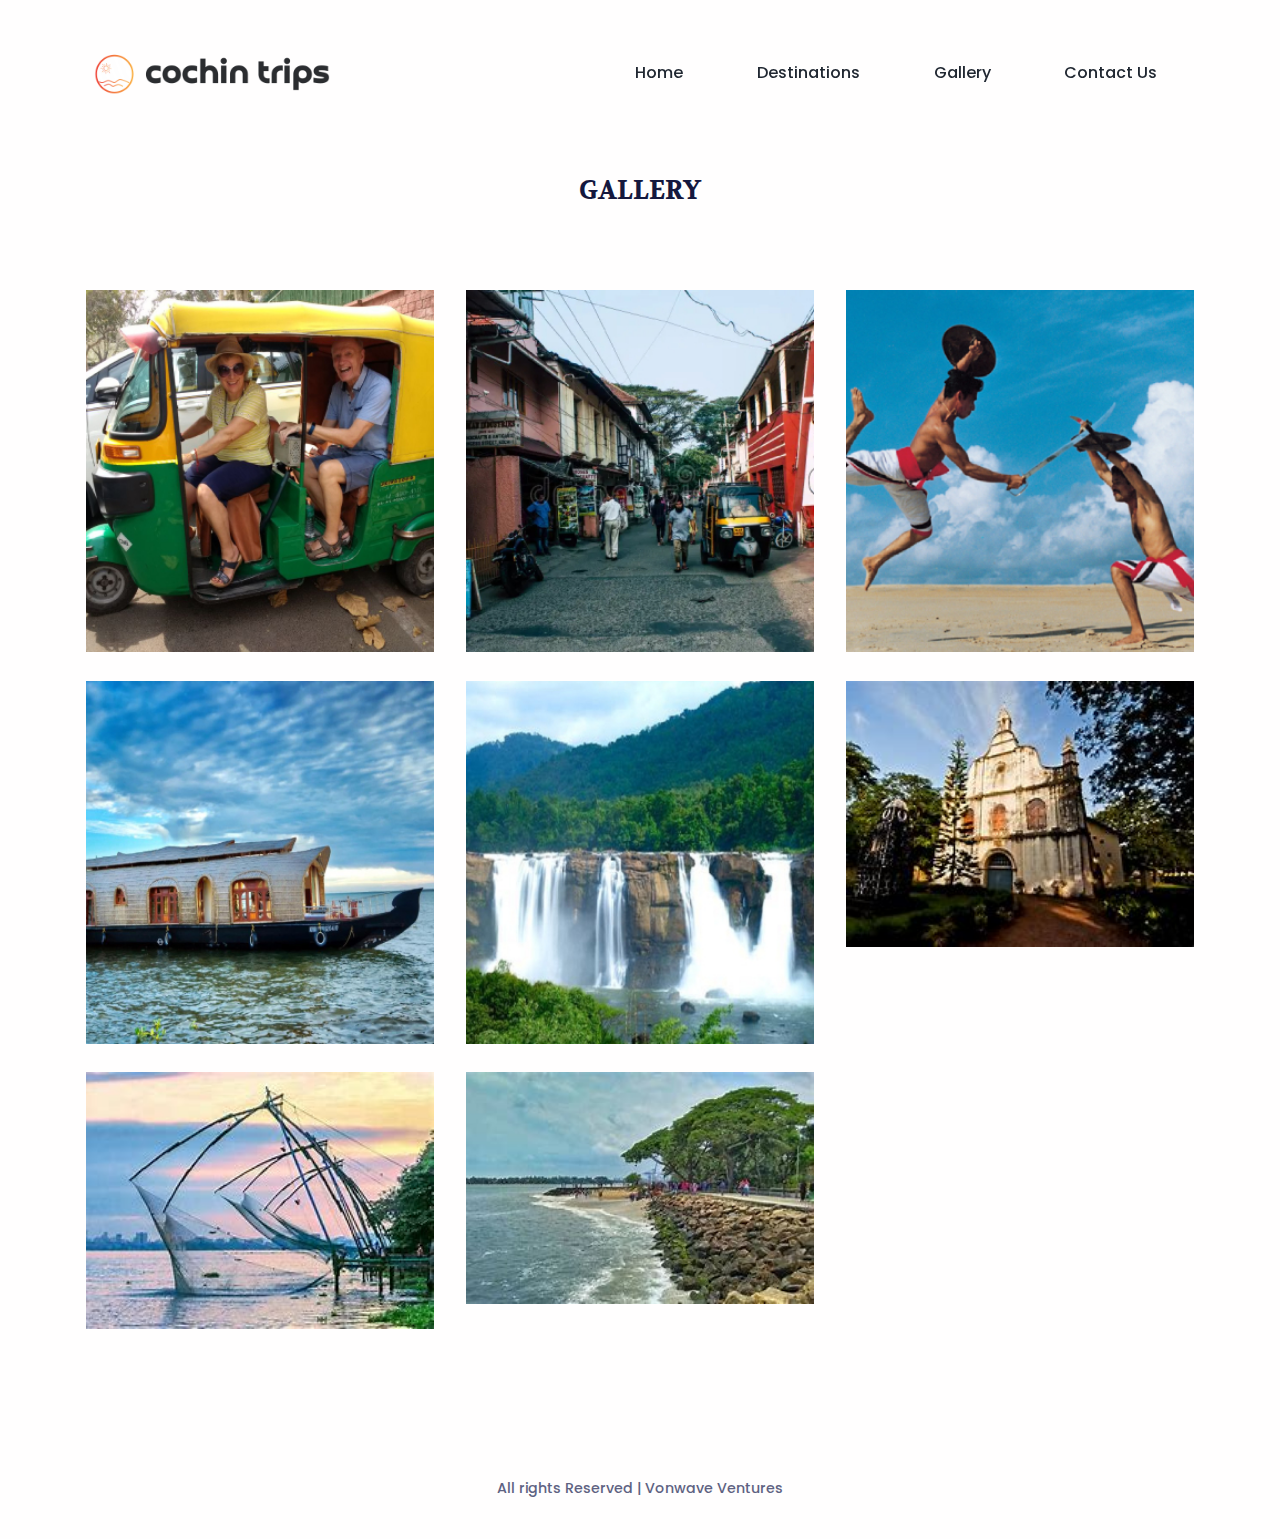
<file: public/gallery.html>
<!DOCTYPE html>
<html lang="en-US" dir="ltr">

  <head>
    <meta charset="utf-8">
    <meta http-equiv="X-UA-Compatible" content="IE=edge">
    <meta name="viewport" content="width=device-width, initial-scale=1">


    <!-- ===============================================-->
    <!--    Document Title-->
    <!-- ===============================================-->
    <title>Cochin Trips | Gallery</title>


    <!-- ===============================================-->
    <!--    Favicons-->
    <!-- ===============================================-->
    <link rel="apple-touch-icon" sizes="180x180" href="assets/img/favicons/apple-touch-icon.png">
    <link rel="icon" type="image/png" sizes="32x32" href="assets/img/favicons/favicon-32x32.png">
    <link rel="icon" type="image/png" sizes="16x16" href="assets/img/favicons/favicon-16x16.png">
    <link rel="shortcut icon" type="image/x-icon" href="assets/img/favicons/favicon.ico">
    <link rel="manifest" href="assets/img/favicons/manifest.json">
    <meta name="msapplication-TileImage" content="assets/img/favicons/mstile-150x150.png">
    <meta name="theme-color" content="#ffffff">


    <!-- ===============================================-->
    <!--    Stylesheets-->
    <!-- ===============================================-->
    <link href="assets/css/theme.css" rel="stylesheet" />

  </head>


  <body>

    <!-- ===============================================-->
    <!--    Main Content-->
    <!-- ===============================================-->
    <main class="main" id="top">
      <nav class="navbar navbar-expand-lg navbar-light fixed-top py-5 d-block" data-navbar-on-scroll="data-navbar-on-scroll">
        <div class="container"><a class="navbar-brand" href="index.html"><img src="assets/img/ct_logo_2.png" height="60" alt="logo" /></a>
          <button class="navbar-toggler" type="button" data-bs-toggle="collapse" data-bs-target="#navbarSupportedContent" aria-controls="navbarSupportedContent" aria-expanded="false" aria-label="Toggle navigation"><span class="navbar-toggler-icon"> </span></button>
          <div class="collapse navbar-collapse border-top border-lg-0 mt-4 mt-lg-0" id="navbarSupportedContent">
            <ul class="navbar-nav ms-auto pt-2 pt-lg-0 font-base align-items-lg-center align-items-start">
              <li class="nav-item px-3 px-xl-4"><a class="nav-link fw-medium" aria-current="page" href="/public/index.html">Home</a></li>
              <li class="nav-item px-3 px-xl-4"><a class="nav-link fw-medium" aria-current="page" href="/public/destinations.html">Destinations</a></li>
              <li class="nav-item px-3 px-xl-4"><a class="nav-link fw-medium" aria-current="page" href="#">Gallery</a></li>
              <li class="nav-item px-3 px-xl-4"><a class="nav-link fw-medium" aria-current="page" href="/public/index.html#contact">Contact Us</a></li>
            </ul>
          </div>
        </div>
      </nav>


      <div class="banner-area-wrapper">
        <div class="container">
            <div class="row">
                <div class="col-12">
                    <div class="title-wrapper">
                        <h2 class="font-cursive">GALLERY</h2>
                    </div>
                </div>
            </div>
        </div>
      </div>


      <section class="gallery-main-wrapper">
        <div class="container">
            <div class="row">
                <div class="col-lg-4 mb-4 col-6">
                    <div class="gallery-img">
                        <img class="img-fluid w-100" src="assets/img/dest/dest1.jpg" />
                    </div>
                </div>
                <div class="col-lg-4 mb-4 col-6">
                    <div class="gallery-img">
                        <img class="img-fluid w-100" src="assets/img/dest/dest2.jpg" />
                    </div>
                </div>
                <div class="col-lg-4 mb-4 col-6">
                    <div class="gallery-img">
                        <img class="img-fluid w-100" src="assets/img/dest/dest3.jpg" />
                    </div>
                </div>
                <div class="col-lg-4 mb-4 col-6">
                    <div class="gallery-img">
                        <img class="img-fluid w-100" src="assets/img/dest/dest4.jpg" />
                    </div>
                </div>
                <div class="col-lg-4 mb-4 col-6">
                    <div class="gallery-img">
                        <img class="img-fluid w-100" src="assets/img/dest/dest5.jpg" />
                    </div>
                </div>
                <div class="col-lg-4 mb-4 col-6">
                    <div class="gallery-img">
                        <img class="img-fluid w-100" src="assets/img/dest/dest6.jpeg" />
                    </div>
                </div>
                <div class="col-lg-4 mb-4 col-6">
                  <div class="gallery-img">
                      <img class="img-fluid w-100" src="assets/img/dest/dest7.jpeg" />
                  </div>
              </div>
              <div class="col-lg-4 mb-4 col-6">
                <div class="gallery-img">
                    <img class="img-fluid w-100" src="assets/img/dest/dest8.jpeg" />
                </div>
            </div>
            </div>
        </div>
      </section>

      <div class="py-5 text-center">
        <p class="mb-0 text-secondary fs--1 fw-medium">All rights Reserved | Vonwave Ventures </p>
      </div>
    </main>
    <!-- ===============================================-->
    <!--    End of Main Content-->
    <!-- ===============================================-->




    <!-- ===============================================-->
    <!--    JavaScripts-->
    <!-- ===============================================-->
    <script src="https://code.jquery.com/jquery-3.7.1.min.js" integrity="sha256-/JqT3SQfawRcv/BIHPThkBvs0OEvtFFmqPF/lYI/Cxo=" crossorigin="anonymous"></script>
    <script src="vendors/@popperjs/popper.min.js"></script>
    <script src="vendors/bootstrap/bootstrap.min.js"></script>
    <script src="vendors/is/is.min.js"></script>
    <script src="https://polyfill.io/v3/polyfill.min.js?features=window.scroll"></script>
    <script src="vendors/fontawesome/all.min.js"></script>
    <script src="assets/js/theme.js"></script>

    <link href="https://fonts.googleapis.com/css2?family=Poppins:wght@400;500;600;700&amp;family=Volkhov:wght@700&amp;display=swap" rel="stylesheet">
  </body>

</html>
</file>
<file: assets/css/theme.css>
/* -------------------------------------------------------------------------- */
/*                                 Theme                                      */
/* -------------------------------------------------------------------------- */
/* prettier-ignore */
/* -------------------------------------------------------------------------- */
/*                                  Utilities                                 */
/* -------------------------------------------------------------------------- */
/*-----------------------------------------------
|   Bootstrap Styles
-----------------------------------------------*/
/*!
 * Bootstrap v5.0.0-alpha1 (https://getbootstrap.com/)
 * Copyright 2011-2020 The Bootstrap Authors
 * Copyright 2011-2020 Twitter, Inc.
 * Licensed under MIT (https://github.com/twbs/bootstrap/blob/main/LICENSE)
 */
:root {
  --bs-blue: #747DEF;
  --bs-indigo: #6237FF;
  --bs-purple: #A1B0FC;
  --bs-pink: #D42DA3;
  --bs-red: #DF6951;
  --bs-orange: #DF6951;
  --bs-yellow: #F1A501;
  --bs-green: #79B93C;
  --bs-teal: #006380;
  --bs-cyan: #2fc4f1;
  --bs-white: #FFFEFE;
  --bs-gray: #F0F4F9;
  --bs-gray-dark: #616161;
  --bs-primary: #F1A501;
  --bs-secondary: #5E6282;
  --bs-success: #79B93C;
  --bs-info: #006380;
  --bs-warning: #F1A501;
  --bs-danger: #DF6951;
  --bs-light: #F0F4F9;
  --bs-dark: #212832;
  --bs-font-sans-serif: "Poppins", "Rubik", "Open Sans", -apple-system, BlinkMacSystemFont, "Segoe UI", "Helvetica Neue", Arial, sans-serif, "Apple Color Emoji", "Segoe UI Emoji", "Segoe UI Symbol";
  --bs-font-monospace: "SFMono-Regular", Menlo, Monaco, Consolas, "Liberation Mono", "Courier New", monospace;
  --bs-gradient: linear-gradient(180deg, rgba(255, 254, 254, 0.15), rgba(255, 254, 254, 0));
}

*,
*::before,
*::after {
  -webkit-box-sizing: border-box;
  box-sizing: border-box;
}

@media (prefers-reduced-motion: no-preference) {
  :root {
    scroll-behavior: smooth;
  }
}

body {
  margin: 0;
  font-family: "Poppins", "Rubik", -apple-system, BlinkMacSystemFont, "Segoe UI", "Helvetica Neue", Arial, sans-serif, "Apple Color Emoji", "Segoe UI Emoji", "Segoe UI Symbol";
  font-size: 1rem;
  font-weight: 400;
  line-height: 1.5;
  color: #5E6282;
  background-color: #FFFEFE;
  -webkit-text-size-adjust: 100%;
  -webkit-tap-highlight-color: rgba(0, 0, 0, 0);
}

hr {
  margin: 1rem 0;
  color: #EEEEEE;
  background-color: currentColor;
  border: 0;
  opacity: 1;
}

hr:not([size]) {
  height: 1px;
}

a,input { cursor: pointer !important; }

h1, .h1, h2, .h2, h3, .h3, h4, .h4, h5, .h5, h6, .h6 {
  margin-top: 0;
  margin-bottom: 0.5rem;
  font-family: "Poppins", "Rubik", "Open Sans", -apple-system, BlinkMacSystemFont, "Segoe UI", "Helvetica Neue", Arial, sans-serif, "Apple Color Emoji", "Segoe UI Emoji", "Segoe UI Symbol";
  font-weight: 600;
  line-height: 1.2;
  color: #14183E;
}

h1, .h1 {
  font-size: calc(1.3052rem + 0.66244vw);
}

@media (min-width: 1200px) {
  h1, .h1 {
    font-size: 1.80203rem;
  }
}

h2, .h2 {
  font-size: calc(1.28518rem + 0.42217vw);
}

@media (min-width: 1200px) {
  h2, .h2 {
    font-size: 1.60181rem;
  }
}

h3, .h3 {
  font-size: calc(1.26738rem + 0.20859vw);
}

@media (min-width: 1200px) {
  h3, .h3 {
    font-size: 1.42383rem;
  }
}

h4, .h4 {
  font-size: calc(1.25156rem + 0.01875vw);
}

@media (min-width: 1200px) {
  h4, .h4 {
    font-size: 1.26563rem;
  }
}

h5, .h5 {
  font-size: 1.125rem;
}

h6, .h6 {
  font-size: 0.88889rem;
}

p {
  margin-top: 0;
  margin-bottom: 1rem;
}

abbr[title],
abbr[data-bs-original-title] {
  -webkit-text-decoration: underline dotted;
  text-decoration: underline dotted;
  cursor: help;
  -webkit-text-decoration-skip-ink: none;
  text-decoration-skip-ink: none;
}

address {
  margin-bottom: 1rem;
  font-style: normal;
  line-height: inherit;
}

ol,
ul {
  padding-left: 2rem;
}

ol,
ul,
dl {
  margin-top: 0;
  margin-bottom: 1rem;
}

ol ol,
ul ul,
ol ul,
ul ol {
  margin-bottom: 0;
}

dt {
  font-weight: 700;
}

dd {
  margin-bottom: .5rem;
  margin-left: 0;
}

blockquote {
  margin: 0 0 1rem;
}

b,
strong {
  font-weight: 800;
}

small, .small {
  font-size: 75%;
}

mark, .mark {
  padding: 0.2em;
  background-color: #fcf8e3;
}

sub,
sup {
  position: relative;
  font-size: 0.75em;
  line-height: 0;
  vertical-align: baseline;
}

sub {
  bottom: -.25em;
}

sup {
  top: -.5em;
}

a {
  color: #212832;
  text-decoration: none;
}

a:hover {
  color: #F1A501;
  text-decoration: underline;
}

a:not([href]):not([class]), a:not([href]):not([class]):hover {
  color: inherit;
  text-decoration: none;
}

pre,
code,
kbd,
samp {
  font-family: var(--bs-font-monospace);
  font-size: 1em;
  direction: ltr /* rtl:ignore */;
  unicode-bidi: bidi-override;
}

pre {
  display: block;
  margin-top: 0;
  margin-bottom: 1rem;
  overflow: auto;
  font-size: 75%;
}

pre code {
  font-size: inherit;
  color: inherit;
  word-break: normal;
}

code {
  font-size: 75%;
  color: #D42DA3;
  word-wrap: break-word;
}

a > code {
  color: inherit;
}

kbd {
  padding: 0.2rem 0.4rem;
  font-size: 75%;
  color: #FFFEFE;
  background-color: #5E6282;
  border-radius: 0.625rem;
}

kbd kbd {
  padding: 0;
  font-size: 1em;
  font-weight: 700;
}

figure {
  margin: 0 0 1rem;
}

img,
svg {
  vertical-align: middle;
}

table {
  caption-side: bottom;
  border-collapse: collapse;
}

caption {
  padding-top: 0.5rem;
  padding-bottom: 0.5rem;
  color: #BDBDBD;
  text-align: left;
}

th {
  text-align: inherit;
  text-align: -webkit-match-parent;
}

thead,
tbody,
tfoot,
tr,
td,
th {
  border-color: inherit;
  border-style: solid;
  border-width: 0;
}

label {
  display: inline-block;
}

button {
  border-radius: 0;
}

button:focus:not(:focus-visible) {
  outline: 0;
}

input,
button,
select,
optgroup,
textarea {
  margin: 0;
  font-family: inherit;
  font-size: inherit;
  line-height: inherit;
}

button,
select {
  text-transform: none;
}

[role="button"] {
  cursor: pointer;
}

select {
  word-wrap: normal;
}

select:disabled {
  opacity: 1;
}

[list]::-webkit-calendar-picker-indicator {
  display: none;
}

button,
[type="button"],
[type="reset"],
[type="submit"] {
  -webkit-appearance: button;
}

button:not(:disabled),
[type="button"]:not(:disabled),
[type="reset"]:not(:disabled),
[type="submit"]:not(:disabled) {
  cursor: pointer;
}

::-moz-focus-inner {
  padding: 0;
  border-style: none;
}

textarea {
  resize: vertical;
}

fieldset {
  min-width: 0;
  padding: 0;
  margin: 0;
  border: 0;
}

legend {
  float: left;
  width: 100%;
  padding: 0;
  margin-bottom: 0.5rem;
  font-size: calc(1.275rem + 0.3vw);
  line-height: inherit;
}

@media (min-width: 1200px) {
  legend {
    font-size: 1.5rem;
  }
}

legend + * {
  clear: left;
}

::-webkit-datetime-edit-fields-wrapper,
::-webkit-datetime-edit-text,
::-webkit-datetime-edit-minute,
::-webkit-datetime-edit-hour-field,
::-webkit-datetime-edit-day-field,
::-webkit-datetime-edit-month-field,
::-webkit-datetime-edit-year-field {
  padding: 0;
}

::-webkit-inner-spin-button {
  height: auto;
}

[type="search"] {
  outline-offset: -2px;
  -webkit-appearance: textfield;
}

/* rtl:raw:
[type="tel"],
[type="url"],
[type="email"],
[type="number"] {
  direction: ltr;
}
*/
::-webkit-search-decoration {
  -webkit-appearance: none;
}

::-webkit-color-swatch-wrapper {
  padding: 0;
}

::file-selector-button {
  font: inherit;
}

::-webkit-file-upload-button {
  font: inherit;
  -webkit-appearance: button;
}

output {
  display: inline-block;
}

iframe {
  border: 0;
}

summary {
  display: list-item;
  cursor: pointer;
}

progress {
  vertical-align: baseline;
}

[hidden] {
  display: none !important;
}

.lead {
  font-size: 1.2rem;
  font-weight: 400;
}

.display-1 {
  font-size: calc(1.38158rem + 1.57894vw);
  font-weight: 900;
  line-height: 1;
}

@media (min-width: 1200px) {
  .display-1 {
    font-size: 2.56578rem;
  }
}

.display-2 {
  font-size: calc(1.35307rem + 1.23684vw);
  font-weight: 900;
  line-height: 1;
}

@media (min-width: 1200px) {
  .display-2 {
    font-size: 2.2807rem;
  }
}

.display-3 {
  font-size: calc(1.32773rem + 0.93274vw);
  font-weight: 900;
  line-height: 1;
}

@media (min-width: 1200px) {
  .display-3 {
    font-size: 2.02729rem;
  }
}

.display-4 {
  font-size: calc(1.3052rem + 0.66244vw);
  font-weight: 900;
  line-height: 1;
}

@media (min-width: 1200px) {
  .display-4 {
    font-size: 1.80203rem;
  }
}

.display-5 {
  font-size: calc(1.28518rem + 0.42217vw);
  font-weight: 900;
  line-height: 1;
}

@media (min-width: 1200px) {
  .display-5 {
    font-size: 1.60181rem;
  }
}

.display-6 {
  font-size: calc(1.26738rem + 0.20859vw);
  font-weight: 900;
  line-height: 1;
}

@media (min-width: 1200px) {
  .display-6 {
    font-size: 1.42383rem;
  }
}

.list-unstyled {
  padding-left: 0;
  list-style: none;
}

.list-inline {
  padding-left: 0;
  list-style: none;
}

.list-inline-item {
  display: inline-block;
}

.list-inline-item:not(:last-child) {
  margin-right: 0.5rem;
}

.initialism {
  font-size: 75%;
  text-transform: uppercase;
}

.blockquote {
  margin-bottom: 1rem;
  font-size: 1.2rem;
}

.blockquote > :last-child {
  margin-bottom: 0;
}

.blockquote-footer {
  margin-top: -1rem;
  margin-bottom: 1rem;
  font-size: 75%;
  color: #F0F4F9;
}

.blockquote-footer::before {
  content: "\2014\00A0";
}

.img-fluid {
  max-width: 100%;
  height: auto;
}

.img-thumbnail {
  padding: 0.25rem;
  background-color: #FFFEFE;
  border: 1px solid #EEEEEE;
  border-radius: 1.5rem;
  max-width: 100%;
  height: auto;
}

.figure {
  display: inline-block;
}

.figure-img {
  margin-bottom: 0.5rem;
  line-height: 1;
}

.figure-caption {
  font-size: 75%;
  color: #F0F4F9;
}

.container,
.container-fluid,
.container-sm,
.container-md,
.container-lg,
.container-xl,
.container-xxl {
  width: 100%;
  padding-right: var(--bs-gutter-x, 1rem);
  padding-left: var(--bs-gutter-x, 1rem);
  margin-right: auto;
  margin-left: auto;
}

@media (min-width: 576px) {
  .container, .container-sm {
    max-width: 540px;
  }
}

@media (min-width: 768px) {
  .container, .container-sm, .container-md {
    max-width: 720px;
  }
}

@media (min-width: 992px) {
  .container, .container-sm, .container-md, .container-lg {
    max-width: 960px;
  }
}

@media (min-width: 1200px) {
  .container, .container-sm, .container-md, .container-lg, .container-xl {
    max-width: 1140px;
  }
}

@media (min-width: 1400px) {
  .container, .container-sm, .container-md, .container-lg, .container-xl, .container-xxl {
    max-width: 1320px;
  }
}

.row {
  --bs-gutter-x: 2rem;
  --bs-gutter-y: 0;
  display: -webkit-box;
  display: -ms-flexbox;
  display: flex;
  -ms-flex-wrap: wrap;
  flex-wrap: wrap;
  margin-top: calc(var(--bs-gutter-y) * -1);
  margin-right: calc(var(--bs-gutter-x) / -2);
  margin-left: calc(var(--bs-gutter-x) / -2);
}

.row > * {
  -ms-flex-negative: 0;
  flex-shrink: 0;
  width: 100%;
  max-width: 100%;
  padding-right: calc(var(--bs-gutter-x) / 2);
  padding-left: calc(var(--bs-gutter-x) / 2);
  margin-top: var(--bs-gutter-y);
}

.col {
  -webkit-box-flex: 1;
  -ms-flex: 1 0 0%;
  flex: 1 0 0%;
}

.row-cols-auto > * {
  -webkit-box-flex: 0;
  -ms-flex: 0 0 auto;
  flex: 0 0 auto;
  width: auto;
}

.row-cols-1 > * {
  -webkit-box-flex: 0;
  -ms-flex: 0 0 auto;
  flex: 0 0 auto;
  width: 100%;
}

.row-cols-2 > * {
  -webkit-box-flex: 0;
  -ms-flex: 0 0 auto;
  flex: 0 0 auto;
  width: 50%;
}

.row-cols-3 > * {
  -webkit-box-flex: 0;
  -ms-flex: 0 0 auto;
  flex: 0 0 auto;
  width: 33.33333%;
}

.row-cols-4 > * {
  -webkit-box-flex: 0;
  -ms-flex: 0 0 auto;
  flex: 0 0 auto;
  width: 25%;
}

.row-cols-5 > * {
  -webkit-box-flex: 0;
  -ms-flex: 0 0 auto;
  flex: 0 0 auto;
  width: 20%;
}

.row-cols-6 > * {
  -webkit-box-flex: 0;
  -ms-flex: 0 0 auto;
  flex: 0 0 auto;
  width: 16.66667%;
}

.col-auto {
  -webkit-box-flex: 0;
  -ms-flex: 0 0 auto;
  flex: 0 0 auto;
  width: auto;
}

.col-1 {
  -webkit-box-flex: 0;
  -ms-flex: 0 0 auto;
  flex: 0 0 auto;
  width: 8.33333%;
}

.col-2 {
  -webkit-box-flex: 0;
  -ms-flex: 0 0 auto;
  flex: 0 0 auto;
  width: 16.66667%;
}

.col-3 {
  -webkit-box-flex: 0;
  -ms-flex: 0 0 auto;
  flex: 0 0 auto;
  width: 25%;
}

.col-4 {
  -webkit-box-flex: 0;
  -ms-flex: 0 0 auto;
  flex: 0 0 auto;
  width: 33.33333%;
}

.col-5 {
  -webkit-box-flex: 0;
  -ms-flex: 0 0 auto;
  flex: 0 0 auto;
  width: 41.66667%;
}

.col-6 {
  -webkit-box-flex: 0;
  -ms-flex: 0 0 auto;
  flex: 0 0 auto;
  width: 50%;
}

.col-7 {
  -webkit-box-flex: 0;
  -ms-flex: 0 0 auto;
  flex: 0 0 auto;
  width: 58.33333%;
}

.col-8 {
  -webkit-box-flex: 0;
  -ms-flex: 0 0 auto;
  flex: 0 0 auto;
  width: 66.66667%;
}

.col-9 {
  -webkit-box-flex: 0;
  -ms-flex: 0 0 auto;
  flex: 0 0 auto;
  width: 75%;
}

.col-10 {
  -webkit-box-flex: 0;
  -ms-flex: 0 0 auto;
  flex: 0 0 auto;
  width: 83.33333%;
}

.col-11 {
  -webkit-box-flex: 0;
  -ms-flex: 0 0 auto;
  flex: 0 0 auto;
  width: 91.66667%;
}

.col-12 {
  -webkit-box-flex: 0;
  -ms-flex: 0 0 auto;
  flex: 0 0 auto;
  width: 100%;
}

.offset-1 {
  margin-left: 8.33333%;
}

.offset-2 {
  margin-left: 16.66667%;
}

.offset-3 {
  margin-left: 25%;
}

.offset-4 {
  margin-left: 33.33333%;
}

.offset-5 {
  margin-left: 41.66667%;
}

.offset-6 {
  margin-left: 50%;
}

.offset-7 {
  margin-left: 58.33333%;
}

.offset-8 {
  margin-left: 66.66667%;
}

.offset-9 {
  margin-left: 75%;
}

.offset-10 {
  margin-left: 83.33333%;
}

.offset-11 {
  margin-left: 91.66667%;
}

.g-0,
.gx-0 {
  --bs-gutter-x: 0;
}

.g-0,
.gy-0 {
  --bs-gutter-y: 0;
}

.g-1,
.gx-1 {
  --bs-gutter-x: 0.25rem;
}

.g-1,
.gy-1 {
  --bs-gutter-y: 0.25rem;
}

.g-2,
.gx-2 {
  --bs-gutter-x: 0.5rem;
}

.g-2,
.gy-2 {
  --bs-gutter-y: 0.5rem;
}

.g-3,
.gx-3 {
  --bs-gutter-x: 1rem;
}

.g-3,
.gy-3 {
  --bs-gutter-y: 1rem;
}

.g-4,
.gx-4 {
  --bs-gutter-x: 1.8rem;
}

.g-4,
.gy-4 {
  --bs-gutter-y: 1.8rem;
}

.g-5,
.gx-5 {
  --bs-gutter-x: 2.5rem;
}

.g-5,
.gy-5 {
  --bs-gutter-y: 2.5rem;
}

.g-6,
.gx-6 {
  --bs-gutter-x: 3rem;
}

.g-6,
.gy-6 {
  --bs-gutter-y: 3rem;
}

.g-7,
.gx-7 {
  --bs-gutter-x: 4rem;
}

.g-7,
.gy-7 {
  --bs-gutter-y: 4rem;
}

.g-8,
.gx-8 {
  --bs-gutter-x: 5rem;
}

.g-8,
.gy-8 {
  --bs-gutter-y: 5rem;
}

.g-9,
.gx-9 {
  --bs-gutter-x: 7.5rem;
}

.g-9,
.gy-9 {
  --bs-gutter-y: 7.5rem;
}

.g-10,
.gx-10 {
  --bs-gutter-x: 10rem;
}

.g-10,
.gy-10 {
  --bs-gutter-y: 10rem;
}

.g-11,
.gx-11 {
  --bs-gutter-x: 12.5rem;
}

.g-11,
.gy-11 {
  --bs-gutter-y: 12.5rem;
}

.g-12,
.gx-12 {
  --bs-gutter-x: 15rem;
}

.g-12,
.gy-12 {
  --bs-gutter-y: 15rem;
}

@media (min-width: 576px) {
  .col-sm {
    -webkit-box-flex: 1;
    -ms-flex: 1 0 0%;
    flex: 1 0 0%;
  }
  .row-cols-sm-auto > * {
    -webkit-box-flex: 0;
    -ms-flex: 0 0 auto;
    flex: 0 0 auto;
    width: auto;
  }
  .row-cols-sm-1 > * {
    -webkit-box-flex: 0;
    -ms-flex: 0 0 auto;
    flex: 0 0 auto;
    width: 100%;
  }
  .row-cols-sm-2 > * {
    -webkit-box-flex: 0;
    -ms-flex: 0 0 auto;
    flex: 0 0 auto;
    width: 50%;
  }
  .row-cols-sm-3 > * {
    -webkit-box-flex: 0;
    -ms-flex: 0 0 auto;
    flex: 0 0 auto;
    width: 33.33333%;
  }
  .row-cols-sm-4 > * {
    -webkit-box-flex: 0;
    -ms-flex: 0 0 auto;
    flex: 0 0 auto;
    width: 25%;
  }
  .row-cols-sm-5 > * {
    -webkit-box-flex: 0;
    -ms-flex: 0 0 auto;
    flex: 0 0 auto;
    width: 20%;
  }
  .row-cols-sm-6 > * {
    -webkit-box-flex: 0;
    -ms-flex: 0 0 auto;
    flex: 0 0 auto;
    width: 16.66667%;
  }
  .col-sm-auto {
    -webkit-box-flex: 0;
    -ms-flex: 0 0 auto;
    flex: 0 0 auto;
    width: auto;
  }
  .col-sm-1 {
    -webkit-box-flex: 0;
    -ms-flex: 0 0 auto;
    flex: 0 0 auto;
    width: 8.33333%;
  }
  .col-sm-2 {
    -webkit-box-flex: 0;
    -ms-flex: 0 0 auto;
    flex: 0 0 auto;
    width: 16.66667%;
  }
  .col-sm-3 {
    -webkit-box-flex: 0;
    -ms-flex: 0 0 auto;
    flex: 0 0 auto;
    width: 25%;
  }
  .col-sm-4 {
    -webkit-box-flex: 0;
    -ms-flex: 0 0 auto;
    flex: 0 0 auto;
    width: 33.33333%;
  }
  .col-sm-5 {
    -webkit-box-flex: 0;
    -ms-flex: 0 0 auto;
    flex: 0 0 auto;
    width: 41.66667%;
  }
  .col-sm-6 {
    -webkit-box-flex: 0;
    -ms-flex: 0 0 auto;
    flex: 0 0 auto;
    width: 50%;
  }
  .col-sm-7 {
    -webkit-box-flex: 0;
    -ms-flex: 0 0 auto;
    flex: 0 0 auto;
    width: 58.33333%;
  }
  .col-sm-8 {
    -webkit-box-flex: 0;
    -ms-flex: 0 0 auto;
    flex: 0 0 auto;
    width: 66.66667%;
  }
  .col-sm-9 {
    -webkit-box-flex: 0;
    -ms-flex: 0 0 auto;
    flex: 0 0 auto;
    width: 75%;
  }
  .col-sm-10 {
    -webkit-box-flex: 0;
    -ms-flex: 0 0 auto;
    flex: 0 0 auto;
    width: 83.33333%;
  }
  .col-sm-11 {
    -webkit-box-flex: 0;
    -ms-flex: 0 0 auto;
    flex: 0 0 auto;
    width: 91.66667%;
  }
  .col-sm-12 {
    -webkit-box-flex: 0;
    -ms-flex: 0 0 auto;
    flex: 0 0 auto;
    width: 100%;
  }
  .offset-sm-0 {
    margin-left: 0;
  }
  .offset-sm-1 {
    margin-left: 8.33333%;
  }
  .offset-sm-2 {
    margin-left: 16.66667%;
  }
  .offset-sm-3 {
    margin-left: 25%;
  }
  .offset-sm-4 {
    margin-left: 33.33333%;
  }
  .offset-sm-5 {
    margin-left: 41.66667%;
  }
  .offset-sm-6 {
    margin-left: 50%;
  }
  .offset-sm-7 {
    margin-left: 58.33333%;
  }
  .offset-sm-8 {
    margin-left: 66.66667%;
  }
  .offset-sm-9 {
    margin-left: 75%;
  }
  .offset-sm-10 {
    margin-left: 83.33333%;
  }
  .offset-sm-11 {
    margin-left: 91.66667%;
  }
  .g-sm-0,
  .gx-sm-0 {
    --bs-gutter-x: 0;
  }
  .g-sm-0,
  .gy-sm-0 {
    --bs-gutter-y: 0;
  }
  .g-sm-1,
  .gx-sm-1 {
    --bs-gutter-x: 0.25rem;
  }
  .g-sm-1,
  .gy-sm-1 {
    --bs-gutter-y: 0.25rem;
  }
  .g-sm-2,
  .gx-sm-2 {
    --bs-gutter-x: 0.5rem;
  }
  .g-sm-2,
  .gy-sm-2 {
    --bs-gutter-y: 0.5rem;
  }
  .g-sm-3,
  .gx-sm-3 {
    --bs-gutter-x: 1rem;
  }
  .g-sm-3,
  .gy-sm-3 {
    --bs-gutter-y: 1rem;
  }
  .g-sm-4,
  .gx-sm-4 {
    --bs-gutter-x: 1.8rem;
  }
  .g-sm-4,
  .gy-sm-4 {
    --bs-gutter-y: 1.8rem;
  }
  .g-sm-5,
  .gx-sm-5 {
    --bs-gutter-x: 2.5rem;
  }
  .g-sm-5,
  .gy-sm-5 {
    --bs-gutter-y: 2.5rem;
  }
  .g-sm-6,
  .gx-sm-6 {
    --bs-gutter-x: 3rem;
  }
  .g-sm-6,
  .gy-sm-6 {
    --bs-gutter-y: 3rem;
  }
  .g-sm-7,
  .gx-sm-7 {
    --bs-gutter-x: 4rem;
  }
  .g-sm-7,
  .gy-sm-7 {
    --bs-gutter-y: 4rem;
  }
  .g-sm-8,
  .gx-sm-8 {
    --bs-gutter-x: 5rem;
  }
  .g-sm-8,
  .gy-sm-8 {
    --bs-gutter-y: 5rem;
  }
  .g-sm-9,
  .gx-sm-9 {
    --bs-gutter-x: 7.5rem;
  }
  .g-sm-9,
  .gy-sm-9 {
    --bs-gutter-y: 7.5rem;
  }
  .g-sm-10,
  .gx-sm-10 {
    --bs-gutter-x: 10rem;
  }
  .g-sm-10,
  .gy-sm-10 {
    --bs-gutter-y: 10rem;
  }
  .g-sm-11,
  .gx-sm-11 {
    --bs-gutter-x: 12.5rem;
  }
  .g-sm-11,
  .gy-sm-11 {
    --bs-gutter-y: 12.5rem;
  }
  .g-sm-12,
  .gx-sm-12 {
    --bs-gutter-x: 15rem;
  }
  .g-sm-12,
  .gy-sm-12 {
    --bs-gutter-y: 15rem;
  }
}

@media (min-width: 768px) {
  .col-md {
    -webkit-box-flex: 1;
    -ms-flex: 1 0 0%;
    flex: 1 0 0%;
  }
  .row-cols-md-auto > * {
    -webkit-box-flex: 0;
    -ms-flex: 0 0 auto;
    flex: 0 0 auto;
    width: auto;
  }
  .row-cols-md-1 > * {
    -webkit-box-flex: 0;
    -ms-flex: 0 0 auto;
    flex: 0 0 auto;
    width: 100%;
  }
  .row-cols-md-2 > * {
    -webkit-box-flex: 0;
    -ms-flex: 0 0 auto;
    flex: 0 0 auto;
    width: 50%;
  }
  .row-cols-md-3 > * {
    -webkit-box-flex: 0;
    -ms-flex: 0 0 auto;
    flex: 0 0 auto;
    width: 33.33333%;
  }
  .row-cols-md-4 > * {
    -webkit-box-flex: 0;
    -ms-flex: 0 0 auto;
    flex: 0 0 auto;
    width: 25%;
  }
  .row-cols-md-5 > * {
    -webkit-box-flex: 0;
    -ms-flex: 0 0 auto;
    flex: 0 0 auto;
    width: 20%;
  }
  .row-cols-md-6 > * {
    -webkit-box-flex: 0;
    -ms-flex: 0 0 auto;
    flex: 0 0 auto;
    width: 16.66667%;
  }
  .col-md-auto {
    -webkit-box-flex: 0;
    -ms-flex: 0 0 auto;
    flex: 0 0 auto;
    width: auto;
  }
  .col-md-1 {
    -webkit-box-flex: 0;
    -ms-flex: 0 0 auto;
    flex: 0 0 auto;
    width: 8.33333%;
  }
  .col-md-2 {
    -webkit-box-flex: 0;
    -ms-flex: 0 0 auto;
    flex: 0 0 auto;
    width: 16.66667%;
  }
  .col-md-3 {
    -webkit-box-flex: 0;
    -ms-flex: 0 0 auto;
    flex: 0 0 auto;
    width: 25%;
  }
  .col-md-4 {
    -webkit-box-flex: 0;
    -ms-flex: 0 0 auto;
    flex: 0 0 auto;
    width: 33.33333%;
  }
  .col-md-5 {
    -webkit-box-flex: 0;
    -ms-flex: 0 0 auto;
    flex: 0 0 auto;
    width: 41.66667%;
  }
  .col-md-6 {
    -webkit-box-flex: 0;
    -ms-flex: 0 0 auto;
    flex: 0 0 auto;
    width: 50%;
  }
  .col-md-7 {
    -webkit-box-flex: 0;
    -ms-flex: 0 0 auto;
    flex: 0 0 auto;
    width: 58.33333%;
  }
  .col-md-8 {
    -webkit-box-flex: 0;
    -ms-flex: 0 0 auto;
    flex: 0 0 auto;
    width: 66.66667%;
  }
  .col-md-9 {
    -webkit-box-flex: 0;
    -ms-flex: 0 0 auto;
    flex: 0 0 auto;
    width: 75%;
  }
  .col-md-10 {
    -webkit-box-flex: 0;
    -ms-flex: 0 0 auto;
    flex: 0 0 auto;
    width: 83.33333%;
  }
  .col-md-11 {
    -webkit-box-flex: 0;
    -ms-flex: 0 0 auto;
    flex: 0 0 auto;
    width: 91.66667%;
  }
  .col-md-12 {
    -webkit-box-flex: 0;
    -ms-flex: 0 0 auto;
    flex: 0 0 auto;
    width: 100%;
  }
  .offset-md-0 {
    margin-left: 0;
  }
  .offset-md-1 {
    margin-left: 8.33333%;
  }
  .offset-md-2 {
    margin-left: 16.66667%;
  }
  .offset-md-3 {
    margin-left: 25%;
  }
  .offset-md-4 {
    margin-left: 33.33333%;
  }
  .offset-md-5 {
    margin-left: 41.66667%;
  }
  .offset-md-6 {
    margin-left: 50%;
  }
  .offset-md-7 {
    margin-left: 58.33333%;
  }
  .offset-md-8 {
    margin-left: 66.66667%;
  }
  .offset-md-9 {
    margin-left: 75%;
  }
  .offset-md-10 {
    margin-left: 83.33333%;
  }
  .offset-md-11 {
    margin-left: 91.66667%;
  }
  .g-md-0,
  .gx-md-0 {
    --bs-gutter-x: 0;
  }
  .g-md-0,
  .gy-md-0 {
    --bs-gutter-y: 0;
  }
  .g-md-1,
  .gx-md-1 {
    --bs-gutter-x: 0.25rem;
  }
  .g-md-1,
  .gy-md-1 {
    --bs-gutter-y: 0.25rem;
  }
  .g-md-2,
  .gx-md-2 {
    --bs-gutter-x: 0.5rem;
  }
  .g-md-2,
  .gy-md-2 {
    --bs-gutter-y: 0.5rem;
  }
  .g-md-3,
  .gx-md-3 {
    --bs-gutter-x: 1rem;
  }
  .g-md-3,
  .gy-md-3 {
    --bs-gutter-y: 1rem;
  }
  .g-md-4,
  .gx-md-4 {
    --bs-gutter-x: 1.8rem;
  }
  .g-md-4,
  .gy-md-4 {
    --bs-gutter-y: 1.8rem;
  }
  .g-md-5,
  .gx-md-5 {
    --bs-gutter-x: 2.5rem;
  }
  .g-md-5,
  .gy-md-5 {
    --bs-gutter-y: 2.5rem;
  }
  .g-md-6,
  .gx-md-6 {
    --bs-gutter-x: 3rem;
  }
  .g-md-6,
  .gy-md-6 {
    --bs-gutter-y: 3rem;
  }
  .g-md-7,
  .gx-md-7 {
    --bs-gutter-x: 4rem;
  }
  .g-md-7,
  .gy-md-7 {
    --bs-gutter-y: 4rem;
  }
  .g-md-8,
  .gx-md-8 {
    --bs-gutter-x: 5rem;
  }
  .g-md-8,
  .gy-md-8 {
    --bs-gutter-y: 5rem;
  }
  .g-md-9,
  .gx-md-9 {
    --bs-gutter-x: 7.5rem;
  }
  .g-md-9,
  .gy-md-9 {
    --bs-gutter-y: 7.5rem;
  }
  .g-md-10,
  .gx-md-10 {
    --bs-gutter-x: 10rem;
  }
  .g-md-10,
  .gy-md-10 {
    --bs-gutter-y: 10rem;
  }
  .g-md-11,
  .gx-md-11 {
    --bs-gutter-x: 12.5rem;
  }
  .g-md-11,
  .gy-md-11 {
    --bs-gutter-y: 12.5rem;
  }
  .g-md-12,
  .gx-md-12 {
    --bs-gutter-x: 15rem;
  }
  .g-md-12,
  .gy-md-12 {
    --bs-gutter-y: 15rem;
  }
}

@media (min-width: 992px) {
  .col-lg {
    -webkit-box-flex: 1;
    -ms-flex: 1 0 0%;
    flex: 1 0 0%;
  }
  .row-cols-lg-auto > * {
    -webkit-box-flex: 0;
    -ms-flex: 0 0 auto;
    flex: 0 0 auto;
    width: auto;
  }
  .row-cols-lg-1 > * {
    -webkit-box-flex: 0;
    -ms-flex: 0 0 auto;
    flex: 0 0 auto;
    width: 100%;
  }
  .row-cols-lg-2 > * {
    -webkit-box-flex: 0;
    -ms-flex: 0 0 auto;
    flex: 0 0 auto;
    width: 50%;
  }
  .row-cols-lg-3 > * {
    -webkit-box-flex: 0;
    -ms-flex: 0 0 auto;
    flex: 0 0 auto;
    width: 33.33333%;
  }
  .row-cols-lg-4 > * {
    -webkit-box-flex: 0;
    -ms-flex: 0 0 auto;
    flex: 0 0 auto;
    width: 25%;
  }
  .row-cols-lg-5 > * {
    -webkit-box-flex: 0;
    -ms-flex: 0 0 auto;
    flex: 0 0 auto;
    width: 20%;
  }
  .row-cols-lg-6 > * {
    -webkit-box-flex: 0;
    -ms-flex: 0 0 auto;
    flex: 0 0 auto;
    width: 16.66667%;
  }
  .col-lg-auto {
    -webkit-box-flex: 0;
    -ms-flex: 0 0 auto;
    flex: 0 0 auto;
    width: auto;
  }
  .col-lg-1 {
    -webkit-box-flex: 0;
    -ms-flex: 0 0 auto;
    flex: 0 0 auto;
    width: 8.33333%;
  }
  .col-lg-2 {
    -webkit-box-flex: 0;
    -ms-flex: 0 0 auto;
    flex: 0 0 auto;
    width: 16.66667%;
  }
  .col-lg-3 {
    -webkit-box-flex: 0;
    -ms-flex: 0 0 auto;
    flex: 0 0 auto;
    width: 25%;
  }
  .col-lg-4 {
    -webkit-box-flex: 0;
    -ms-flex: 0 0 auto;
    flex: 0 0 auto;
    width: 33.33333%;
  }
  .col-lg-5 {
    -webkit-box-flex: 0;
    -ms-flex: 0 0 auto;
    flex: 0 0 auto;
    width: 41.66667%;
  }
  .col-lg-6 {
    -webkit-box-flex: 0;
    -ms-flex: 0 0 auto;
    flex: 0 0 auto;
    width: 50%;
  }
  .col-lg-7 {
    -webkit-box-flex: 0;
    -ms-flex: 0 0 auto;
    flex: 0 0 auto;
    width: 58.33333%;
  }
  .col-lg-8 {
    -webkit-box-flex: 0;
    -ms-flex: 0 0 auto;
    flex: 0 0 auto;
    width: 66.66667%;
  }
  .col-lg-9 {
    -webkit-box-flex: 0;
    -ms-flex: 0 0 auto;
    flex: 0 0 auto;
    width: 75%;
  }
  .col-lg-10 {
    -webkit-box-flex: 0;
    -ms-flex: 0 0 auto;
    flex: 0 0 auto;
    width: 83.33333%;
  }
  .col-lg-11 {
    -webkit-box-flex: 0;
    -ms-flex: 0 0 auto;
    flex: 0 0 auto;
    width: 91.66667%;
  }
  .col-lg-12 {
    -webkit-box-flex: 0;
    -ms-flex: 0 0 auto;
    flex: 0 0 auto;
    width: 100%;
  }
  .offset-lg-0 {
    margin-left: 0;
  }
  .offset-lg-1 {
    margin-left: 8.33333%;
  }
  .offset-lg-2 {
    margin-left: 16.66667%;
  }
  .offset-lg-3 {
    margin-left: 25%;
  }
  .offset-lg-4 {
    margin-left: 33.33333%;
  }
  .offset-lg-5 {
    margin-left: 41.66667%;
  }
  .offset-lg-6 {
    margin-left: 50%;
  }
  .offset-lg-7 {
    margin-left: 58.33333%;
  }
  .offset-lg-8 {
    margin-left: 66.66667%;
  }
  .offset-lg-9 {
    margin-left: 75%;
  }
  .offset-lg-10 {
    margin-left: 83.33333%;
  }
  .offset-lg-11 {
    margin-left: 91.66667%;
  }
  .g-lg-0,
  .gx-lg-0 {
    --bs-gutter-x: 0;
  }
  .g-lg-0,
  .gy-lg-0 {
    --bs-gutter-y: 0;
  }
  .g-lg-1,
  .gx-lg-1 {
    --bs-gutter-x: 0.25rem;
  }
  .g-lg-1,
  .gy-lg-1 {
    --bs-gutter-y: 0.25rem;
  }
  .g-lg-2,
  .gx-lg-2 {
    --bs-gutter-x: 0.5rem;
  }
  .g-lg-2,
  .gy-lg-2 {
    --bs-gutter-y: 0.5rem;
  }
  .g-lg-3,
  .gx-lg-3 {
    --bs-gutter-x: 1rem;
  }
  .g-lg-3,
  .gy-lg-3 {
    --bs-gutter-y: 1rem;
  }
  .g-lg-4,
  .gx-lg-4 {
    --bs-gutter-x: 1.8rem;
  }
  .g-lg-4,
  .gy-lg-4 {
    --bs-gutter-y: 1.8rem;
  }
  .g-lg-5,
  .gx-lg-5 {
    --bs-gutter-x: 2.5rem;
  }
  .g-lg-5,
  .gy-lg-5 {
    --bs-gutter-y: 2.5rem;
  }
  .g-lg-6,
  .gx-lg-6 {
    --bs-gutter-x: 3rem;
  }
  .g-lg-6,
  .gy-lg-6 {
    --bs-gutter-y: 3rem;
  }
  .g-lg-7,
  .gx-lg-7 {
    --bs-gutter-x: 4rem;
  }
  .g-lg-7,
  .gy-lg-7 {
    --bs-gutter-y: 4rem;
  }
  .g-lg-8,
  .gx-lg-8 {
    --bs-gutter-x: 5rem;
  }
  .g-lg-8,
  .gy-lg-8 {
    --bs-gutter-y: 5rem;
  }
  .g-lg-9,
  .gx-lg-9 {
    --bs-gutter-x: 7.5rem;
  }
  .g-lg-9,
  .gy-lg-9 {
    --bs-gutter-y: 7.5rem;
  }
  .g-lg-10,
  .gx-lg-10 {
    --bs-gutter-x: 10rem;
  }
  .g-lg-10,
  .gy-lg-10 {
    --bs-gutter-y: 10rem;
  }
  .g-lg-11,
  .gx-lg-11 {
    --bs-gutter-x: 12.5rem;
  }
  .g-lg-11,
  .gy-lg-11 {
    --bs-gutter-y: 12.5rem;
  }
  .g-lg-12,
  .gx-lg-12 {
    --bs-gutter-x: 15rem;
  }
  .g-lg-12,
  .gy-lg-12 {
    --bs-gutter-y: 15rem;
  }
}

@media (min-width: 1200px) {
  .col-xl {
    -webkit-box-flex: 1;
    -ms-flex: 1 0 0%;
    flex: 1 0 0%;
  }
  .row-cols-xl-auto > * {
    -webkit-box-flex: 0;
    -ms-flex: 0 0 auto;
    flex: 0 0 auto;
    width: auto;
  }
  .row-cols-xl-1 > * {
    -webkit-box-flex: 0;
    -ms-flex: 0 0 auto;
    flex: 0 0 auto;
    width: 100%;
  }
  .row-cols-xl-2 > * {
    -webkit-box-flex: 0;
    -ms-flex: 0 0 auto;
    flex: 0 0 auto;
    width: 50%;
  }
  .row-cols-xl-3 > * {
    -webkit-box-flex: 0;
    -ms-flex: 0 0 auto;
    flex: 0 0 auto;
    width: 33.33333%;
  }
  .row-cols-xl-4 > * {
    -webkit-box-flex: 0;
    -ms-flex: 0 0 auto;
    flex: 0 0 auto;
    width: 25%;
  }
  .row-cols-xl-5 > * {
    -webkit-box-flex: 0;
    -ms-flex: 0 0 auto;
    flex: 0 0 auto;
    width: 20%;
  }
  .row-cols-xl-6 > * {
    -webkit-box-flex: 0;
    -ms-flex: 0 0 auto;
    flex: 0 0 auto;
    width: 16.66667%;
  }
  .col-xl-auto {
    -webkit-box-flex: 0;
    -ms-flex: 0 0 auto;
    flex: 0 0 auto;
    width: auto;
  }
  .col-xl-1 {
    -webkit-box-flex: 0;
    -ms-flex: 0 0 auto;
    flex: 0 0 auto;
    width: 8.33333%;
  }
  .col-xl-2 {
    -webkit-box-flex: 0;
    -ms-flex: 0 0 auto;
    flex: 0 0 auto;
    width: 16.66667%;
  }
  .col-xl-3 {
    -webkit-box-flex: 0;
    -ms-flex: 0 0 auto;
    flex: 0 0 auto;
    width: 25%;
  }
  .col-xl-4 {
    -webkit-box-flex: 0;
    -ms-flex: 0 0 auto;
    flex: 0 0 auto;
    width: 33.33333%;
  }
  .col-xl-5 {
    -webkit-box-flex: 0;
    -ms-flex: 0 0 auto;
    flex: 0 0 auto;
    width: 41.66667%;
  }
  .col-xl-6 {
    -webkit-box-flex: 0;
    -ms-flex: 0 0 auto;
    flex: 0 0 auto;
    width: 50%;
  }
  .col-xl-7 {
    -webkit-box-flex: 0;
    -ms-flex: 0 0 auto;
    flex: 0 0 auto;
    width: 58.33333%;
  }
  .col-xl-8 {
    -webkit-box-flex: 0;
    -ms-flex: 0 0 auto;
    flex: 0 0 auto;
    width: 66.66667%;
  }
  .col-xl-9 {
    -webkit-box-flex: 0;
    -ms-flex: 0 0 auto;
    flex: 0 0 auto;
    width: 75%;
  }
  .col-xl-10 {
    -webkit-box-flex: 0;
    -ms-flex: 0 0 auto;
    flex: 0 0 auto;
    width: 83.33333%;
  }
  .col-xl-11 {
    -webkit-box-flex: 0;
    -ms-flex: 0 0 auto;
    flex: 0 0 auto;
    width: 91.66667%;
  }
  .col-xl-12 {
    -webkit-box-flex: 0;
    -ms-flex: 0 0 auto;
    flex: 0 0 auto;
    width: 100%;
  }
  .offset-xl-0 {
    margin-left: 0;
  }
  .offset-xl-1 {
    margin-left: 8.33333%;
  }
  .offset-xl-2 {
    margin-left: 16.66667%;
  }
  .offset-xl-3 {
    margin-left: 25%;
  }
  .offset-xl-4 {
    margin-left: 33.33333%;
  }
  .offset-xl-5 {
    margin-left: 41.66667%;
  }
  .offset-xl-6 {
    margin-left: 50%;
  }
  .offset-xl-7 {
    margin-left: 58.33333%;
  }
  .offset-xl-8 {
    margin-left: 66.66667%;
  }
  .offset-xl-9 {
    margin-left: 75%;
  }
  .offset-xl-10 {
    margin-left: 83.33333%;
  }
  .offset-xl-11 {
    margin-left: 91.66667%;
  }
  .g-xl-0,
  .gx-xl-0 {
    --bs-gutter-x: 0;
  }
  .g-xl-0,
  .gy-xl-0 {
    --bs-gutter-y: 0;
  }
  .g-xl-1,
  .gx-xl-1 {
    --bs-gutter-x: 0.25rem;
  }
  .g-xl-1,
  .gy-xl-1 {
    --bs-gutter-y: 0.25rem;
  }
  .g-xl-2,
  .gx-xl-2 {
    --bs-gutter-x: 0.5rem;
  }
  .g-xl-2,
  .gy-xl-2 {
    --bs-gutter-y: 0.5rem;
  }
  .g-xl-3,
  .gx-xl-3 {
    --bs-gutter-x: 1rem;
  }
  .g-xl-3,
  .gy-xl-3 {
    --bs-gutter-y: 1rem;
  }
  .g-xl-4,
  .gx-xl-4 {
    --bs-gutter-x: 1.8rem;
  }
  .g-xl-4,
  .gy-xl-4 {
    --bs-gutter-y: 1.8rem;
  }
  .g-xl-5,
  .gx-xl-5 {
    --bs-gutter-x: 2.5rem;
  }
  .g-xl-5,
  .gy-xl-5 {
    --bs-gutter-y: 2.5rem;
  }
  .g-xl-6,
  .gx-xl-6 {
    --bs-gutter-x: 3rem;
  }
  .g-xl-6,
  .gy-xl-6 {
    --bs-gutter-y: 3rem;
  }
  .g-xl-7,
  .gx-xl-7 {
    --bs-gutter-x: 4rem;
  }
  .g-xl-7,
  .gy-xl-7 {
    --bs-gutter-y: 4rem;
  }
  .g-xl-8,
  .gx-xl-8 {
    --bs-gutter-x: 5rem;
  }
  .g-xl-8,
  .gy-xl-8 {
    --bs-gutter-y: 5rem;
  }
  .g-xl-9,
  .gx-xl-9 {
    --bs-gutter-x: 7.5rem;
  }
  .g-xl-9,
  .gy-xl-9 {
    --bs-gutter-y: 7.5rem;
  }
  .g-xl-10,
  .gx-xl-10 {
    --bs-gutter-x: 10rem;
  }
  .g-xl-10,
  .gy-xl-10 {
    --bs-gutter-y: 10rem;
  }
  .g-xl-11,
  .gx-xl-11 {
    --bs-gutter-x: 12.5rem;
  }
  .g-xl-11,
  .gy-xl-11 {
    --bs-gutter-y: 12.5rem;
  }
  .g-xl-12,
  .gx-xl-12 {
    --bs-gutter-x: 15rem;
  }
  .g-xl-12,
  .gy-xl-12 {
    --bs-gutter-y: 15rem;
  }
}

@media (min-width: 1400px) {
  .col-xxl {
    -webkit-box-flex: 1;
    -ms-flex: 1 0 0%;
    flex: 1 0 0%;
  }
  .row-cols-xxl-auto > * {
    -webkit-box-flex: 0;
    -ms-flex: 0 0 auto;
    flex: 0 0 auto;
    width: auto;
  }
  .row-cols-xxl-1 > * {
    -webkit-box-flex: 0;
    -ms-flex: 0 0 auto;
    flex: 0 0 auto;
    width: 100%;
  }
  .row-cols-xxl-2 > * {
    -webkit-box-flex: 0;
    -ms-flex: 0 0 auto;
    flex: 0 0 auto;
    width: 50%;
  }
  .row-cols-xxl-3 > * {
    -webkit-box-flex: 0;
    -ms-flex: 0 0 auto;
    flex: 0 0 auto;
    width: 33.33333%;
  }
  .row-cols-xxl-4 > * {
    -webkit-box-flex: 0;
    -ms-flex: 0 0 auto;
    flex: 0 0 auto;
    width: 25%;
  }
  .row-cols-xxl-5 > * {
    -webkit-box-flex: 0;
    -ms-flex: 0 0 auto;
    flex: 0 0 auto;
    width: 20%;
  }
  .row-cols-xxl-6 > * {
    -webkit-box-flex: 0;
    -ms-flex: 0 0 auto;
    flex: 0 0 auto;
    width: 16.66667%;
  }
  .col-xxl-auto {
    -webkit-box-flex: 0;
    -ms-flex: 0 0 auto;
    flex: 0 0 auto;
    width: auto;
  }
  .col-xxl-1 {
    -webkit-box-flex: 0;
    -ms-flex: 0 0 auto;
    flex: 0 0 auto;
    width: 8.33333%;
  }
  .col-xxl-2 {
    -webkit-box-flex: 0;
    -ms-flex: 0 0 auto;
    flex: 0 0 auto;
    width: 16.66667%;
  }
  .col-xxl-3 {
    -webkit-box-flex: 0;
    -ms-flex: 0 0 auto;
    flex: 0 0 auto;
    width: 25%;
  }
  .col-xxl-4 {
    -webkit-box-flex: 0;
    -ms-flex: 0 0 auto;
    flex: 0 0 auto;
    width: 33.33333%;
  }
  .col-xxl-5 {
    -webkit-box-flex: 0;
    -ms-flex: 0 0 auto;
    flex: 0 0 auto;
    width: 41.66667%;
  }
  .col-xxl-6 {
    -webkit-box-flex: 0;
    -ms-flex: 0 0 auto;
    flex: 0 0 auto;
    width: 50%;
  }
  .col-xxl-7 {
    -webkit-box-flex: 0;
    -ms-flex: 0 0 auto;
    flex: 0 0 auto;
    width: 58.33333%;
  }
  .col-xxl-8 {
    -webkit-box-flex: 0;
    -ms-flex: 0 0 auto;
    flex: 0 0 auto;
    width: 66.66667%;
  }
  .col-xxl-9 {
    -webkit-box-flex: 0;
    -ms-flex: 0 0 auto;
    flex: 0 0 auto;
    width: 75%;
  }
  .col-xxl-10 {
    -webkit-box-flex: 0;
    -ms-flex: 0 0 auto;
    flex: 0 0 auto;
    width: 83.33333%;
  }
  .col-xxl-11 {
    -webkit-box-flex: 0;
    -ms-flex: 0 0 auto;
    flex: 0 0 auto;
    width: 91.66667%;
  }
  .col-xxl-12 {
    -webkit-box-flex: 0;
    -ms-flex: 0 0 auto;
    flex: 0 0 auto;
    width: 100%;
  }
  .offset-xxl-0 {
    margin-left: 0;
  }
  .offset-xxl-1 {
    margin-left: 8.33333%;
  }
  .offset-xxl-2 {
    margin-left: 16.66667%;
  }
  .offset-xxl-3 {
    margin-left: 25%;
  }
  .offset-xxl-4 {
    margin-left: 33.33333%;
  }
  .offset-xxl-5 {
    margin-left: 41.66667%;
  }
  .offset-xxl-6 {
    margin-left: 50%;
  }
  .offset-xxl-7 {
    margin-left: 58.33333%;
  }
  .offset-xxl-8 {
    margin-left: 66.66667%;
  }
  .offset-xxl-9 {
    margin-left: 75%;
  }
  .offset-xxl-10 {
    margin-left: 83.33333%;
  }
  .offset-xxl-11 {
    margin-left: 91.66667%;
  }
  .g-xxl-0,
  .gx-xxl-0 {
    --bs-gutter-x: 0;
  }
  .g-xxl-0,
  .gy-xxl-0 {
    --bs-gutter-y: 0;
  }
  .g-xxl-1,
  .gx-xxl-1 {
    --bs-gutter-x: 0.25rem;
  }
  .g-xxl-1,
  .gy-xxl-1 {
    --bs-gutter-y: 0.25rem;
  }
  .g-xxl-2,
  .gx-xxl-2 {
    --bs-gutter-x: 0.5rem;
  }
  .g-xxl-2,
  .gy-xxl-2 {
    --bs-gutter-y: 0.5rem;
  }
  .g-xxl-3,
  .gx-xxl-3 {
    --bs-gutter-x: 1rem;
  }
  .g-xxl-3,
  .gy-xxl-3 {
    --bs-gutter-y: 1rem;
  }
  .g-xxl-4,
  .gx-xxl-4 {
    --bs-gutter-x: 1.8rem;
  }
  .g-xxl-4,
  .gy-xxl-4 {
    --bs-gutter-y: 1.8rem;
  }
  .g-xxl-5,
  .gx-xxl-5 {
    --bs-gutter-x: 2.5rem;
  }
  .g-xxl-5,
  .gy-xxl-5 {
    --bs-gutter-y: 2.5rem;
  }
  .g-xxl-6,
  .gx-xxl-6 {
    --bs-gutter-x: 3rem;
  }
  .g-xxl-6,
  .gy-xxl-6 {
    --bs-gutter-y: 3rem;
  }
  .g-xxl-7,
  .gx-xxl-7 {
    --bs-gutter-x: 4rem;
  }
  .g-xxl-7,
  .gy-xxl-7 {
    --bs-gutter-y: 4rem;
  }
  .g-xxl-8,
  .gx-xxl-8 {
    --bs-gutter-x: 5rem;
  }
  .g-xxl-8,
  .gy-xxl-8 {
    --bs-gutter-y: 5rem;
  }
  .g-xxl-9,
  .gx-xxl-9 {
    --bs-gutter-x: 7.5rem;
  }
  .g-xxl-9,
  .gy-xxl-9 {
    --bs-gutter-y: 7.5rem;
  }
  .g-xxl-10,
  .gx-xxl-10 {
    --bs-gutter-x: 10rem;
  }
  .g-xxl-10,
  .gy-xxl-10 {
    --bs-gutter-y: 10rem;
  }
  .g-xxl-11,
  .gx-xxl-11 {
    --bs-gutter-x: 12.5rem;
  }
  .g-xxl-11,
  .gy-xxl-11 {
    --bs-gutter-y: 12.5rem;
  }
  .g-xxl-12,
  .gx-xxl-12 {
    --bs-gutter-x: 15rem;
  }
  .g-xxl-12,
  .gy-xxl-12 {
    --bs-gutter-y: 15rem;
  }
}

.table {
  --bs-table-bg: transparent;
  --bs-table-accent-bg: transparent;
  --bs-table-striped-color: #5E6282;
  --bs-table-striped-bg: rgba(0, 0, 0, 0.05);
  --bs-table-active-color: #5E6282;
  --bs-table-active-bg: rgba(0, 0, 0, 0.1);
  --bs-table-hover-color: #5E6282;
  --bs-table-hover-bg: rgba(0, 0, 0, 0.075);
  width: 100%;
  margin-bottom: 1rem;
  color: #5E6282;
  vertical-align: top;
  border-color: #EEEEEE;
}

.table > :not(caption) > * > * {
  padding: 0.5rem 0.5rem;
  background-color: var(--bs-table-bg);
  border-bottom-width: 1px;
  -webkit-box-shadow: inset 0 0 0 9999px var(--bs-table-accent-bg);
  box-shadow: inset 0 0 0 9999px var(--bs-table-accent-bg);
}

.table > tbody {
  vertical-align: inherit;
}

.table > thead {
  vertical-align: bottom;
}

.table > :not(:last-child) > :last-child > * {
  border-bottom-color: currentColor;
}

.caption-top {
  caption-side: top;
}

.table-sm > :not(caption) > * > * {
  padding: 0.25rem 0.25rem;
}

.table-bordered > :not(caption) > * {
  border-width: 1px 0;
}

.table-bordered > :not(caption) > * > * {
  border-width: 0 1px;
}

.table-borderless > :not(caption) > * > * {
  border-bottom-width: 0;
}

.table-striped > tbody > tr:nth-of-type(odd) {
  --bs-table-accent-bg: var(--bs-table-striped-bg);
  color: var(--bs-table-striped-color);
}

.table-active {
  --bs-table-accent-bg: var(--bs-table-active-bg);
  color: var(--bs-table-active-color);
}

.table-hover > tbody > tr:hover {
  --bs-table-accent-bg: var(--bs-table-hover-bg);
  color: var(--bs-table-hover-color);
}

.table-primary {
  --bs-table-bg: #fcedcc;
  --bs-table-striped-bg: #f4e6c7;
  --bs-table-striped-color: #616161;
  --bs-table-active-bg: #eddfc1;
  --bs-table-active-color: #616161;
  --bs-table-hover-bg: #f0e3c4;
  --bs-table-hover-color: #616161;
  color: #616161;
  border-color: #eddfc1;
}

.table-secondary {
  --bs-table-bg: #dfe0e6;
  --bs-table-striped-bg: #d9dadf;
  --bs-table-striped-color: #616161;
  --bs-table-active-bg: #d2d3d9;
  --bs-table-active-color: #616161;
  --bs-table-hover-bg: #d6d6dc;
  --bs-table-hover-color: #616161;
  color: #616161;
  border-color: #d2d3d9;
}

.table-success {
  --bs-table-bg: #e4f1d8;
  --bs-table-striped-bg: #ddead2;
  --bs-table-striped-color: #616161;
  --bs-table-active-bg: #d7e3cc;
  --bs-table-active-color: #616161;
  --bs-table-hover-bg: #dae6cf;
  --bs-table-hover-color: #616161;
  color: #616161;
  border-color: #d7e3cc;
}

.table-info {
  --bs-table-bg: #cce0e6;
  --bs-table-striped-bg: #c7dadf;
  --bs-table-striped-color: #616161;
  --bs-table-active-bg: #c1d3d9;
  --bs-table-active-color: #616161;
  --bs-table-hover-bg: #c4d6dc;
  --bs-table-hover-color: #616161;
  color: #616161;
  border-color: #c1d3d9;
}

.table-warning {
  --bs-table-bg: #fcedcc;
  --bs-table-striped-bg: #f4e6c7;
  --bs-table-striped-color: #616161;
  --bs-table-active-bg: #eddfc1;
  --bs-table-active-color: #616161;
  --bs-table-hover-bg: #f0e3c4;
  --bs-table-hover-color: #616161;
  color: #616161;
  border-color: #eddfc1;
}

.table-danger {
  --bs-table-bg: #f9e1dc;
  --bs-table-striped-bg: #f1dbd6;
  --bs-table-striped-color: #616161;
  --bs-table-active-bg: #ead4d0;
  --bs-table-active-color: #616161;
  --bs-table-hover-bg: #eed7d3;
  --bs-table-hover-color: #616161;
  color: #616161;
  border-color: #ead4d0;
}

.table-light {
  --bs-table-bg: #F0F4F9;
  --bs-table-striped-bg: #e9edf1;
  --bs-table-striped-color: #616161;
  --bs-table-active-bg: #e2e5ea;
  --bs-table-active-color: #616161;
  --bs-table-hover-bg: #e5e9ee;
  --bs-table-hover-color: #616161;
  color: #616161;
  border-color: #e2e5ea;
}

.table-dark {
  --bs-table-bg: #212832;
  --bs-table-striped-bg: #2c333c;
  --bs-table-striped-color: #FFFEFE;
  --bs-table-active-bg: #373d46;
  --bs-table-active-color: #FFFEFE;
  --bs-table-hover-bg: #323841;
  --bs-table-hover-color: #FFFEFE;
  color: #FFFEFE;
  border-color: #373d46;
}

.table-responsive {
  overflow-x: auto;
  -webkit-overflow-scrolling: touch;
}

@media (max-width: 575.98px) {
  .table-responsive-sm {
    overflow-x: auto;
    -webkit-overflow-scrolling: touch;
  }
}

@media (max-width: 767.98px) {
  .table-responsive-md {
    overflow-x: auto;
    -webkit-overflow-scrolling: touch;
  }
}

@media (max-width: 991.98px) {
  .table-responsive-lg {
    overflow-x: auto;
    -webkit-overflow-scrolling: touch;
  }
}

@media (max-width: 1199.98px) {
  .table-responsive-xl {
    overflow-x: auto;
    -webkit-overflow-scrolling: touch;
  }
}

@media (max-width: 1399.98px) {
  .table-responsive-xxl {
    overflow-x: auto;
    -webkit-overflow-scrolling: touch;
  }
}

.form-label {
  margin-bottom: 0.5rem;
}

.col-form-label {
  padding-top: calc(0.375rem + 1px);
  padding-bottom: calc(0.375rem + 1px);
  margin-bottom: 0;
  font-size: inherit;
  line-height: 1.5;
}

.col-form-label-lg {
  padding-top: calc(0.5rem + 1px);
  padding-bottom: calc(0.5rem + 1px);
  font-size: 1rem;
}

.col-form-label-sm {
  padding-top: calc(0.25rem + 1px);
  padding-bottom: calc(0.25rem + 1px);
  font-size: 0.875rem;
}

.form-text {
  margin-top: 0.25rem;
  font-size: 75%;
  color: #BDBDBD;
}

.form-control {
  display: block;
  width: 100%;
  padding: 0.375rem 0.75rem;
  font-size: 1rem;
  font-weight: 400;
  line-height: 1.5;
  color: #5E6282;
  background-color: #F5F5F5;
  background-clip: padding-box;
  border: 1px solid #E0E0E0;
  -webkit-appearance: none;
  -moz-appearance: none;
  appearance: none;
  border-radius: 1.5rem;
  -webkit-transition: border-color 0.15s ease-in-out, -webkit-box-shadow 0.15s ease-in-out;
  transition: border-color 0.15s ease-in-out, -webkit-box-shadow 0.15s ease-in-out;
  -o-transition: border-color 0.15s ease-in-out, box-shadow 0.15s ease-in-out;
  transition: border-color 0.15s ease-in-out, box-shadow 0.15s ease-in-out;
  transition: border-color 0.15s ease-in-out, box-shadow 0.15s ease-in-out, -webkit-box-shadow 0.15s ease-in-out;
}

@media (prefers-reduced-motion: reduce) {
  .form-control {
    -webkit-transition: none;
    -o-transition: none;
    transition: none;
  }
}

.form-control[type="file"] {
  overflow: hidden;
}

.form-control[type="file"]:not(:disabled):not([readonly]) {
  cursor: pointer;
}

.form-control:focus {
  color: #5E6282;
  background-color: #F5F5F5;
  border-color: #f8d280;
  outline: 0;
  -webkit-box-shadow: 0 0 0 0.25rem rgba(241, 165, 1, 0.25);
  box-shadow: 0 0 0 0.25rem rgba(241, 165, 1, 0.25);
}

.form-control::-webkit-date-and-time-value {
  height: 1.5em;
}

.form-control::-webkit-input-placeholder {
  color: #5E6282 !important;
  opacity: 1;
}

.form-control::-moz-placeholder {
  color: #5E6282 !important;
  opacity: 1;
}

.form-control:-ms-input-placeholder {
  color: #5E6282 !important;
  opacity: 1;
}

.form-control::-ms-input-placeholder {
  color: #5E6282 !important;
  opacity: 1;
}

.form-control::placeholder {
  color: #5E6282 !important;
  opacity: 1;
}

.form-control:disabled, .form-control[readonly] {
  background-color: #F5F5F5;
  opacity: 1;
}

.form-control::file-selector-button {
  padding: 0.375rem 0.75rem;
  margin: -0.375rem -0.75rem;
  -webkit-margin-end: 0.75rem;
  margin-inline-end: 0.75rem;
  color: #5E6282;
  background-color: #F5F5F5;
  pointer-events: none;
  border-color: inherit;
  border-style: solid;
  border-width: 0;
  border-inline-end-width: 1px;
  border-radius: 0;
  -webkit-transition: color 0.15s ease-in-out, background-color 0.15s ease-in-out, border-color 0.15s ease-in-out, -webkit-box-shadow 0.15s ease-in-out;
  transition: color 0.15s ease-in-out, background-color 0.15s ease-in-out, border-color 0.15s ease-in-out, -webkit-box-shadow 0.15s ease-in-out;
  -o-transition: color 0.15s ease-in-out, background-color 0.15s ease-in-out, border-color 0.15s ease-in-out, box-shadow 0.15s ease-in-out;
  transition: color 0.15s ease-in-out, background-color 0.15s ease-in-out, border-color 0.15s ease-in-out, box-shadow 0.15s ease-in-out;
  transition: color 0.15s ease-in-out, background-color 0.15s ease-in-out, border-color 0.15s ease-in-out, box-shadow 0.15s ease-in-out, -webkit-box-shadow 0.15s ease-in-out;
}

@media (prefers-reduced-motion: reduce) {
  .form-control::file-selector-button {
    -webkit-transition: none;
    -o-transition: none;
    transition: none;
  }
}

.form-control:hover:not(:disabled):not([readonly])::file-selector-button {
  background-color: #e9e9e9;
}

.form-control::-webkit-file-upload-button {
  padding: 0.375rem 0.75rem;
  margin: -0.375rem -0.75rem;
  -webkit-margin-end: 0.75rem;
  margin-inline-end: 0.75rem;
  color: #5E6282;
  background-color: #F5F5F5;
  pointer-events: none;
  border-color: inherit;
  border-style: solid;
  border-width: 0;
  border-inline-end-width: 1px;
  border-radius: 0;
  -webkit-transition: color 0.15s ease-in-out, background-color 0.15s ease-in-out, border-color 0.15s ease-in-out, -webkit-box-shadow 0.15s ease-in-out;
  transition: color 0.15s ease-in-out, background-color 0.15s ease-in-out, border-color 0.15s ease-in-out, -webkit-box-shadow 0.15s ease-in-out;
  transition: color 0.15s ease-in-out, background-color 0.15s ease-in-out, border-color 0.15s ease-in-out, box-shadow 0.15s ease-in-out;
  transition: color 0.15s ease-in-out, background-color 0.15s ease-in-out, border-color 0.15s ease-in-out, box-shadow 0.15s ease-in-out, -webkit-box-shadow 0.15s ease-in-out;
}

@media (prefers-reduced-motion: reduce) {
  .form-control::-webkit-file-upload-button {
    -webkit-transition: none;
    transition: none;
  }
}

.form-control:hover:not(:disabled):not([readonly])::-webkit-file-upload-button {
  background-color: #e9e9e9;
}

.form-control-plaintext {
  display: block;
  width: 100%;
  padding: 0.375rem 0;
  margin-bottom: 0;
  line-height: 1.5;
  color: #5E6282;
  background-color: transparent;
  border: solid transparent;
  border-width: 1px 0;
}

.form-control-plaintext.form-control-sm, .form-control-plaintext.form-control-lg {
  padding-right: 0;
  padding-left: 0;
}

.form-control-sm {
  min-height: calc(1.5em + 0.5rem + 2px);
  padding: 0.25rem 0.5rem;
  font-size: 0.875rem;
  border-radius: 0.625rem;
}

.form-control-sm::file-selector-button {
  padding: 0.25rem 0.5rem;
  margin: -0.25rem -0.5rem;
  -webkit-margin-end: 0.5rem;
  margin-inline-end: 0.5rem;
}

.form-control-sm::-webkit-file-upload-button {
  padding: 0.25rem 0.5rem;
  margin: -0.25rem -0.5rem;
  -webkit-margin-end: 0.5rem;
  margin-inline-end: 0.5rem;
}

.form-control-lg {
  min-height: calc(1.5em + 1rem + 2px);
  padding: 0.5rem 1rem;
  font-size: 1rem;
  border-radius: 2.25rem;
}

.form-control-lg::file-selector-button {
  padding: 0.5rem 1rem;
  margin: -0.5rem -1rem;
  -webkit-margin-end: 1rem;
  margin-inline-end: 1rem;
}

.form-control-lg::-webkit-file-upload-button {
  padding: 0.5rem 1rem;
  margin: -0.5rem -1rem;
  -webkit-margin-end: 1rem;
  margin-inline-end: 1rem;
}

textarea.form-control {
  min-height: calc(1.5em + 0.75rem + 2px);
}

textarea.form-control-sm {
  min-height: calc(1.5em + 0.5rem + 2px);
}

textarea.form-control-lg {
  min-height: calc(1.5em + 1rem + 2px);
}

.form-control-color {
  max-width: 3rem;
  height: auto;
  padding: 0.375rem;
}

.form-control-color:not(:disabled):not([readonly]) {
  cursor: pointer;
}

.form-control-color::-moz-color-swatch {
  height: 1.5em;
  border-radius: 1.5rem;
}

.form-control-color::-webkit-color-swatch {
  height: 1.5em;
  border-radius: 1.5rem;
}

.form-select {
  display: block;
  width: 100%;
  padding: 0.375rem 2.25rem 0.375rem 0.75rem;
  font-size: 1rem;
  font-weight: 400;
  line-height: 1.5;
  color: #5E6282;
  background-color: #F5F5F5;
  background-image: url("data:image/svg+xml,%3csvg xmlns='http://www.w3.org/2000/svg' viewBox='0 0 16 16'%3e%3cpath fill='none' stroke='%23616161' stroke-linecap='round' stroke-linejoin='round' stroke-width='2' d='M2 5l6 6 6-6'/%3e%3c/svg%3e");
  background-repeat: no-repeat;
  background-position: right 0.75rem center;
  background-size: 16px 12px;
  border: 1px solid #E0E0E0;
  border-radius: 1.5rem;
  -webkit-appearance: none;
  -moz-appearance: none;
  appearance: none;
}

.form-select:focus {
  border-color: #f8d280;
  outline: 0;
  -webkit-box-shadow: 0 0 0 0.25rem rgba(241, 165, 1, 0.25);
  box-shadow: 0 0 0 0.25rem rgba(241, 165, 1, 0.25);
}

.form-select[multiple], .form-select[size]:not([size="1"]) {
  padding-right: 0.75rem;
  background-image: none;
}

.form-select:disabled {
  background-color: #F5F5F5;
}

.form-select:-moz-focusring {
  color: transparent;
  text-shadow: 0 0 0 #5E6282;
}

.form-select-sm {
  padding-top: 0.25rem;
  padding-bottom: 0.25rem;
  padding-left: 0.5rem;
  font-size: 0.875rem;
}

.form-select-lg {
  padding-top: 0.5rem;
  padding-bottom: 0.5rem;
  padding-left: 1rem;
  font-size: 1rem;
}

.form-check {
  display: block;
  min-height: 1.5rem;
  padding-left: 1.5em;
  margin-bottom: 0.125rem;
}

.form-check .form-check-input {
  float: left;
  margin-left: -1.5em;
}

.form-check-input {
  width: 1em;
  height: 1em;
  margin-top: 0.25em;
  vertical-align: top;
  background-color: #F5F5F5;
  background-repeat: no-repeat;
  background-position: center;
  background-size: contain;
  border: 1px solid rgba(0, 0, 0, 0.25);
  -webkit-appearance: none;
  -moz-appearance: none;
  appearance: none;
  -webkit-print-color-adjust: exact;
  color-adjust: exact;
}

.form-check-input[type="checkbox"] {
  border-radius: 0.25em;
}

.form-check-input[type="radio"] {
  border-radius: 50%;
}

.form-check-input:active {
  -webkit-filter: brightness(90%);
  filter: brightness(90%);
}

.form-check-input:focus {
  border-color: #f8d280;
  outline: 0;
  -webkit-box-shadow: 0 0 0 0.25rem rgba(241, 165, 1, 0.25);
  box-shadow: 0 0 0 0.25rem rgba(241, 165, 1, 0.25);
}

.form-check-input:checked {
  background-color: #F1A501;
  border-color: #F1A501;
}

.form-check-input:checked[type="checkbox"] {
  background-image: url("data:image/svg+xml,%3csvg xmlns='http://www.w3.org/2000/svg' viewBox='0 0 20 20'%3e%3cpath fill='none' stroke='%23FFFEFE' stroke-linecap='round' stroke-linejoin='round' stroke-width='3' d='M6 10l3 3l6-6'/%3e%3c/svg%3e");
}

.form-check-input:checked[type="radio"] {
  background-image: url("data:image/svg+xml,%3csvg xmlns='http://www.w3.org/2000/svg' viewBox='-4 -4 8 8'%3e%3ccircle r='2' fill='%23FFFEFE'/%3e%3c/svg%3e");
}

.form-check-input[type="checkbox"]:indeterminate {
  background-color: #F1A501;
  border-color: #F1A501;
  background-image: url("data:image/svg+xml,%3csvg xmlns='http://www.w3.org/2000/svg' viewBox='0 0 20 20'%3e%3cpath fill='none' stroke='%23FFFEFE' stroke-linecap='round' stroke-linejoin='round' stroke-width='3' d='M6 10h8'/%3e%3c/svg%3e");
}

.form-check-input:disabled {
  pointer-events: none;
  -webkit-filter: none;
  filter: none;
  opacity: 0.5;
}

.form-check-input[disabled] ~ .form-check-label, .form-check-input:disabled ~ .form-check-label {
  opacity: 0.5;
}

.form-switch {
  padding-left: 2.5em;
}

.form-switch .form-check-input {
  width: 2em;
  margin-left: -2.5em;
  background-image: url("data:image/svg+xml,%3csvg xmlns='http://www.w3.org/2000/svg' viewBox='-4 -4 8 8'%3e%3ccircle r='3' fill='rgba%280, 0, 0, 0.25%29'/%3e%3c/svg%3e");
  background-position: left center;
  border-radius: 2em;
  -webkit-transition: background-position 0.15s ease-in-out;
  -o-transition: background-position 0.15s ease-in-out;
  transition: background-position 0.15s ease-in-out;
}

@media (prefers-reduced-motion: reduce) {
  .form-switch .form-check-input {
    -webkit-transition: none;
    -o-transition: none;
    transition: none;
  }
}

.form-switch .form-check-input:focus {
  background-image: url("data:image/svg+xml,%3csvg xmlns='http://www.w3.org/2000/svg' viewBox='-4 -4 8 8'%3e%3ccircle r='3' fill='%23f8d280'/%3e%3c/svg%3e");
}

.form-switch .form-check-input:checked {
  background-position: right center;
  background-image: url("data:image/svg+xml,%3csvg xmlns='http://www.w3.org/2000/svg' viewBox='-4 -4 8 8'%3e%3ccircle r='3' fill='%23FFFEFE'/%3e%3c/svg%3e");
}

.form-check-inline {
  display: inline-block;
  margin-right: 1rem;
}

.btn-check {
  position: absolute;
  clip: rect(0, 0, 0, 0);
  pointer-events: none;
}

.btn-check[disabled] + .btn, .btn-check:disabled + .btn {
  pointer-events: none;
  -webkit-filter: none;
  filter: none;
  opacity: 0.65;
}

.form-range {
  width: 100%;
  height: 1.5rem;
  padding: 0;
  background-color: transparent;
  -webkit-appearance: none;
  -moz-appearance: none;
  appearance: none;
}

.form-range:focus {
  outline: 0;
}

.form-range:focus::-webkit-slider-thumb {
  -webkit-box-shadow: 0 0 0 1px #FFFEFE, 0 0 0 0.25rem rgba(241, 165, 1, 0.25);
  box-shadow: 0 0 0 1px #FFFEFE, 0 0 0 0.25rem rgba(241, 165, 1, 0.25);
}

.form-range:focus::-moz-range-thumb {
  box-shadow: 0 0 0 1px #FFFEFE, 0 0 0 0.25rem rgba(241, 165, 1, 0.25);
}

.form-range::-moz-focus-outer {
  border: 0;
}

.form-range::-webkit-slider-thumb {
  width: 1rem;
  height: 1rem;
  margin-top: -0.25rem;
  background-color: #F1A501;
  border: 0;
  border-radius: 1rem;
  -webkit-transition: background-color 0.15s ease-in-out, border-color 0.15s ease-in-out, -webkit-box-shadow 0.15s ease-in-out;
  transition: background-color 0.15s ease-in-out, border-color 0.15s ease-in-out, -webkit-box-shadow 0.15s ease-in-out;
  transition: background-color 0.15s ease-in-out, border-color 0.15s ease-in-out, box-shadow 0.15s ease-in-out;
  transition: background-color 0.15s ease-in-out, border-color 0.15s ease-in-out, box-shadow 0.15s ease-in-out, -webkit-box-shadow 0.15s ease-in-out;
  -webkit-appearance: none;
  appearance: none;
}

@media (prefers-reduced-motion: reduce) {
  .form-range::-webkit-slider-thumb {
    -webkit-transition: none;
    transition: none;
  }
}

.form-range::-webkit-slider-thumb:active {
  background-color: #fbe4b3;
}

.form-range::-webkit-slider-runnable-track {
  width: 100%;
  height: 0.5rem;
  color: transparent;
  cursor: pointer;
  background-color: #EEEEEE;
  border-color: transparent;
  border-radius: 1rem;
}

.form-range::-moz-range-thumb {
  width: 1rem;
  height: 1rem;
  background-color: #F1A501;
  border: 0;
  border-radius: 1rem;
  -moz-transition: background-color 0.15s ease-in-out, border-color 0.15s ease-in-out, box-shadow 0.15s ease-in-out;
  transition: background-color 0.15s ease-in-out, border-color 0.15s ease-in-out, box-shadow 0.15s ease-in-out;
  -moz-appearance: none;
  appearance: none;
}

@media (prefers-reduced-motion: reduce) {
  .form-range::-moz-range-thumb {
    -moz-transition: none;
    transition: none;
  }
}

.form-range::-moz-range-thumb:active {
  background-color: #fbe4b3;
}

.form-range::-moz-range-track {
  width: 100%;
  height: 0.5rem;
  color: transparent;
  cursor: pointer;
  background-color: #EEEEEE;
  border-color: transparent;
  border-radius: 1rem;
}

.form-range:disabled {
  pointer-events: none;
}

.form-range:disabled::-webkit-slider-thumb {
  background-color: #BDBDBD;
}

.form-range:disabled::-moz-range-thumb {
  background-color: #BDBDBD;
}

.form-floating {
  position: relative;
}

.form-floating > .form-control,
.form-floating > .form-select {
  height: calc(3.5rem + 2px);
  padding: 1rem 0.75rem;
}

.form-floating > label {
  position: absolute;
  top: 0;
  left: 0;
  height: 100%;
  padding: 1rem 0.75rem;
  pointer-events: none;
  border: 1px solid transparent;
  -webkit-transform-origin: 0 0;
  -ms-transform-origin: 0 0;
  transform-origin: 0 0;
  -webkit-transition: opacity 0.1s ease-in-out, -webkit-transform 0.1s ease-in-out;
  transition: opacity 0.1s ease-in-out, -webkit-transform 0.1s ease-in-out;
  -o-transition: opacity 0.1s ease-in-out, transform 0.1s ease-in-out;
  transition: opacity 0.1s ease-in-out, transform 0.1s ease-in-out;
  transition: opacity 0.1s ease-in-out, transform 0.1s ease-in-out, -webkit-transform 0.1s ease-in-out;
}

@media (prefers-reduced-motion: reduce) {
  .form-floating > label {
    -webkit-transition: none;
    -o-transition: none;
    transition: none;
  }
}

.form-floating > .form-control::-webkit-input-placeholder {
  color: transparent;
}

.form-floating > .form-control::-moz-placeholder {
  color: transparent;
}

.form-floating > .form-control:-ms-input-placeholder {
  color: transparent;
}

.form-floating > .form-control::-ms-input-placeholder {
  color: transparent;
}

.form-floating > .form-control::placeholder {
  color: transparent;
}

.form-floating > .form-control:not(:-moz-placeholder-shown) {
  padding-top: 1.625rem;
  padding-bottom: 0.625rem;
}

.form-floating > .form-control:not(:-ms-input-placeholder) {
  padding-top: 1.625rem;
  padding-bottom: 0.625rem;
}

.form-floating > .form-control:focus, .form-floating > .form-control:not(:placeholder-shown) {
  padding-top: 1.625rem;
  padding-bottom: 0.625rem;
}

.form-floating > .form-control:-webkit-autofill {
  padding-top: 1.625rem;
  padding-bottom: 0.625rem;
}

.form-floating > .form-select {
  padding-top: 1.625rem;
  padding-bottom: 0.625rem;
}

.form-floating > .form-control:not(:-moz-placeholder-shown) ~ label {
  opacity: 0.65;
  transform: scale(0.85) translateY(-0.5rem) translateX(0.15rem);
}

.form-floating > .form-control:not(:-ms-input-placeholder) ~ label {
  opacity: 0.65;
  -ms-transform: scale(0.85) translateY(-0.5rem) translateX(0.15rem);
  transform: scale(0.85) translateY(-0.5rem) translateX(0.15rem);
}

.form-floating > .form-control:focus ~ label,
.form-floating > .form-control:not(:placeholder-shown) ~ label,
.form-floating > .form-select ~ label {
  opacity: 0.65;
  -webkit-transform: scale(0.85) translateY(-0.5rem) translateX(0.15rem);
  -ms-transform: scale(0.85) translateY(-0.5rem) translateX(0.15rem);
  transform: scale(0.85) translateY(-0.5rem) translateX(0.15rem);
}

.form-floating > .form-control:-webkit-autofill ~ label {
  opacity: 0.65;
  -webkit-transform: scale(0.85) translateY(-0.5rem) translateX(0.15rem);
  transform: scale(0.85) translateY(-0.5rem) translateX(0.15rem);
}

.input-group {
  position: relative;
  display: -webkit-box;
  display: -ms-flexbox;
  display: flex;
  -ms-flex-wrap: wrap;
  flex-wrap: wrap;
  -webkit-box-align: stretch;
  -ms-flex-align: stretch;
  align-items: stretch;
  width: 100%;
}

.input-group > .form-control,
.input-group > .form-select {
  position: relative;
  -webkit-box-flex: 1;
  -ms-flex: 1 1 auto;
  flex: 1 1 auto;
  width: 1%;
  min-width: 0;
}

.input-group > .form-control:focus,
.input-group > .form-select:focus {
  z-index: 3;
}

.input-group .btn {
  position: relative;
  z-index: 2;
}

.input-group .btn:focus {
  z-index: 3;
}

.input-group-text {
  display: -webkit-box;
  display: -ms-flexbox;
  display: flex;
  -webkit-box-align: center;
  -ms-flex-align: center;
  align-items: center;
  padding: 0.375rem 0.75rem;
  font-size: 1rem;
  font-weight: 400;
  line-height: 1.5;
  color: #5E6282;
  text-align: center;
  white-space: nowrap;
  background-color: #F5F5F5;
  border: 1px solid #E0E0E0;
  border-radius: 1.5rem;
}

.input-group-lg > .form-control,
.input-group-lg > .form-select,
.input-group-lg > .input-group-text,
.input-group-lg > .btn {
  padding: 0.5rem 1rem;
  font-size: 1rem;
  border-radius: 2.25rem;
}

.input-group-sm > .form-control,
.input-group-sm > .form-select,
.input-group-sm > .input-group-text,
.input-group-sm > .btn {
  padding: 0.25rem 0.5rem;
  font-size: 0.875rem;
  border-radius: 0.625rem;
}

.input-group-lg > .form-select,
.input-group-sm > .form-select {
  padding-right: 3rem;
}

.input-group:not(.has-validation) > :not(:last-child):not(.dropdown-toggle):not(.dropdown-menu),
.input-group:not(.has-validation) > .dropdown-toggle:nth-last-child(n + 3) {
  border-top-right-radius: 0;
  border-bottom-right-radius: 0;
}

.input-group.has-validation > :nth-last-child(n + 3):not(.dropdown-toggle):not(.dropdown-menu),
.input-group.has-validation > .dropdown-toggle:nth-last-child(n + 4) {
  border-top-right-radius: 0;
  border-bottom-right-radius: 0;
}

.input-group > :not(:first-child):not(.dropdown-menu):not(.valid-tooltip):not(.valid-feedback):not(.invalid-tooltip):not(.invalid-feedback) {
  margin-left: -1px;
  border-top-left-radius: 0;
  border-bottom-left-radius: 0;
}

.valid-feedback {
  display: none;
  width: 100%;
  margin-top: 0.25rem;
  font-size: 75%;
  color: #79B93C;
}

.valid-tooltip {
  position: absolute;
  top: 100%;
  z-index: 5;
  display: none;
  max-width: 100%;
  padding: 0.25rem 0.5rem;
  margin-top: .1rem;
  font-size: 0.875rem;
  color: #FFFEFE;
  background-color: rgba(121, 185, 60, 0.9);
  border-radius: 1.5rem;
}

.was-validated :valid ~ .valid-feedback,
.was-validated :valid ~ .valid-tooltip,
.is-valid ~ .valid-feedback,
.is-valid ~ .valid-tooltip {
  display: block;
}

.was-validated .form-control:valid, .form-control.is-valid {
  border-color: #79B93C;
  padding-right: calc(1.5em + 0.75rem);
  background-image: url("data:image/svg+xml,%3csvg xmlns='http://www.w3.org/2000/svg' viewBox='0 0 8 8'%3e%3cpath fill='%2379B93C' d='M2.3 6.73L.6 4.53c-.4-1.04.46-1.4 1.1-.8l1.1 1.4 3.4-3.8c.6-.63 1.6-.27 1.2.7l-4 4.6c-.43.5-.8.4-1.1.1z'/%3e%3c/svg%3e");
  background-repeat: no-repeat;
  background-position: right calc(0.375em + 0.1875rem) center;
  background-size: calc(0.75em + 0.375rem) calc(0.75em + 0.375rem);
}

.was-validated .form-control:valid:focus, .form-control.is-valid:focus {
  border-color: #79B93C;
  -webkit-box-shadow: 0 0 0 0.25rem rgba(121, 185, 60, 0.25);
  box-shadow: 0 0 0 0.25rem rgba(121, 185, 60, 0.25);
}

.was-validated textarea.form-control:valid, textarea.form-control.is-valid {
  padding-right: calc(1.5em + 0.75rem);
  background-position: top calc(0.375em + 0.1875rem) right calc(0.375em + 0.1875rem);
}

.was-validated .form-select:valid, .form-select.is-valid {
  border-color: #79B93C;
}

.was-validated .form-select:valid:not([multiple]):not([size]), .was-validated .form-select:valid:not([multiple])[size="1"], .form-select.is-valid:not([multiple]):not([size]), .form-select.is-valid:not([multiple])[size="1"] {
  padding-right: 4.125rem;
  background-image: url("data:image/svg+xml,%3csvg xmlns='http://www.w3.org/2000/svg' viewBox='0 0 16 16'%3e%3cpath fill='none' stroke='%23616161' stroke-linecap='round' stroke-linejoin='round' stroke-width='2' d='M2 5l6 6 6-6'/%3e%3c/svg%3e"), url("data:image/svg+xml,%3csvg xmlns='http://www.w3.org/2000/svg' viewBox='0 0 8 8'%3e%3cpath fill='%2379B93C' d='M2.3 6.73L.6 4.53c-.4-1.04.46-1.4 1.1-.8l1.1 1.4 3.4-3.8c.6-.63 1.6-.27 1.2.7l-4 4.6c-.43.5-.8.4-1.1.1z'/%3e%3c/svg%3e");
  background-position: right 0.75rem center, center right 2.25rem;
  background-size: 16px 12px, calc(0.75em + 0.375rem) calc(0.75em + 0.375rem);
}

.was-validated .form-select:valid:focus, .form-select.is-valid:focus {
  border-color: #79B93C;
  -webkit-box-shadow: 0 0 0 0.25rem rgba(121, 185, 60, 0.25);
  box-shadow: 0 0 0 0.25rem rgba(121, 185, 60, 0.25);
}

.was-validated .form-check-input:valid, .form-check-input.is-valid {
  border-color: #79B93C;
}

.was-validated .form-check-input:valid:checked, .form-check-input.is-valid:checked {
  background-color: #79B93C;
}

.was-validated .form-check-input:valid:focus, .form-check-input.is-valid:focus {
  -webkit-box-shadow: 0 0 0 0.25rem rgba(121, 185, 60, 0.25);
  box-shadow: 0 0 0 0.25rem rgba(121, 185, 60, 0.25);
}

.was-validated .form-check-input:valid ~ .form-check-label, .form-check-input.is-valid ~ .form-check-label {
  color: #79B93C;
}

.form-check-inline .form-check-input ~ .valid-feedback {
  margin-left: .5em;
}

.was-validated .input-group .form-control:valid, .input-group .form-control.is-valid, .was-validated
.input-group .form-select:valid,
.input-group .form-select.is-valid {
  z-index: 1;
}

.was-validated .input-group .form-control:valid:focus, .input-group .form-control.is-valid:focus, .was-validated
.input-group .form-select:valid:focus,
.input-group .form-select.is-valid:focus {
  z-index: 3;
}

.invalid-feedback {
  display: none;
  width: 100%;
  margin-top: 0.25rem;
  font-size: 75%;
  color: #DF6951;
}

.invalid-tooltip {
  position: absolute;
  top: 100%;
  z-index: 5;
  display: none;
  max-width: 100%;
  padding: 0.25rem 0.5rem;
  margin-top: .1rem;
  font-size: 0.875rem;
  color: #FFFEFE;
  background-color: rgba(223, 105, 81, 0.9);
  border-radius: 1.5rem;
}

.was-validated :invalid ~ .invalid-feedback,
.was-validated :invalid ~ .invalid-tooltip,
.is-invalid ~ .invalid-feedback,
.is-invalid ~ .invalid-tooltip {
  display: block;
}

.was-validated .form-control:invalid, .form-control.is-invalid {
  border-color: #DF6951;
  padding-right: calc(1.5em + 0.75rem);
  background-image: url("data:image/svg+xml,%3csvg xmlns='http://www.w3.org/2000/svg' viewBox='0 0 12 12' width='12' height='12' fill='none' stroke='%23DF6951'%3e%3ccircle cx='6' cy='6' r='4.5'/%3e%3cpath stroke-linejoin='round' d='M5.8 3.6h.4L6 6.5z'/%3e%3ccircle cx='6' cy='8.2' r='.6' fill='%23DF6951' stroke='none'/%3e%3c/svg%3e");
  background-repeat: no-repeat;
  background-position: right calc(0.375em + 0.1875rem) center;
  background-size: calc(0.75em + 0.375rem) calc(0.75em + 0.375rem);
}

.was-validated .form-control:invalid:focus, .form-control.is-invalid:focus {
  border-color: #DF6951;
  -webkit-box-shadow: 0 0 0 0.25rem rgba(223, 105, 81, 0.25);
  box-shadow: 0 0 0 0.25rem rgba(223, 105, 81, 0.25);
}

.was-validated textarea.form-control:invalid, textarea.form-control.is-invalid {
  padding-right: calc(1.5em + 0.75rem);
  background-position: top calc(0.375em + 0.1875rem) right calc(0.375em + 0.1875rem);
}

.was-validated .form-select:invalid, .form-select.is-invalid {
  border-color: #DF6951;
}

.was-validated .form-select:invalid:not([multiple]):not([size]), .was-validated .form-select:invalid:not([multiple])[size="1"], .form-select.is-invalid:not([multiple]):not([size]), .form-select.is-invalid:not([multiple])[size="1"] {
  padding-right: 4.125rem;
  background-image: url("data:image/svg+xml,%3csvg xmlns='http://www.w3.org/2000/svg' viewBox='0 0 16 16'%3e%3cpath fill='none' stroke='%23616161' stroke-linecap='round' stroke-linejoin='round' stroke-width='2' d='M2 5l6 6 6-6'/%3e%3c/svg%3e"), url("data:image/svg+xml,%3csvg xmlns='http://www.w3.org/2000/svg' viewBox='0 0 12 12' width='12' height='12' fill='none' stroke='%23DF6951'%3e%3ccircle cx='6' cy='6' r='4.5'/%3e%3cpath stroke-linejoin='round' d='M5.8 3.6h.4L6 6.5z'/%3e%3ccircle cx='6' cy='8.2' r='.6' fill='%23DF6951' stroke='none'/%3e%3c/svg%3e");
  background-position: right 0.75rem center, center right 2.25rem;
  background-size: 16px 12px, calc(0.75em + 0.375rem) calc(0.75em + 0.375rem);
}

.was-validated .form-select:invalid:focus, .form-select.is-invalid:focus {
  border-color: #DF6951;
  -webkit-box-shadow: 0 0 0 0.25rem rgba(223, 105, 81, 0.25);
  box-shadow: 0 0 0 0.25rem rgba(223, 105, 81, 0.25);
}

.was-validated .form-check-input:invalid, .form-check-input.is-invalid {
  border-color: #DF6951;
}

.was-validated .form-check-input:invalid:checked, .form-check-input.is-invalid:checked {
  background-color: #DF6951;
}

.was-validated .form-check-input:invalid:focus, .form-check-input.is-invalid:focus {
  -webkit-box-shadow: 0 0 0 0.25rem rgba(223, 105, 81, 0.25);
  box-shadow: 0 0 0 0.25rem rgba(223, 105, 81, 0.25);
}

.was-validated .form-check-input:invalid ~ .form-check-label, .form-check-input.is-invalid ~ .form-check-label {
  color: #DF6951;
}

.form-check-inline .form-check-input ~ .invalid-feedback {
  margin-left: .5em;
}

.was-validated .input-group .form-control:invalid, .input-group .form-control.is-invalid, .was-validated
.input-group .form-select:invalid,
.input-group .form-select.is-invalid {
  z-index: 2;
}

.was-validated .input-group .form-control:invalid:focus, .input-group .form-control.is-invalid:focus, .was-validated
.input-group .form-select:invalid:focus,
.input-group .form-select.is-invalid:focus {
  z-index: 3;
}

.btn {
  display: inline-block;
  font-weight: 400;
  line-height: 1.5;
  color: #5E6282;
  text-align: center;
  vertical-align: middle;
  cursor: pointer;
  -webkit-user-select: none;
  -moz-user-select: none;
  -ms-user-select: none;
  user-select: none;
  background-color: transparent;
  border: 1px solid transparent;
  padding: 0.375rem 0.75rem;
  font-size: 1rem;
  border-radius: 0.2rem;
  -webkit-transition: color 0.15s ease-in-out, background-color 0.15s ease-in-out, border-color 0.15s ease-in-out, -webkit-box-shadow 0.15s ease-in-out;
  transition: color 0.15s ease-in-out, background-color 0.15s ease-in-out, border-color 0.15s ease-in-out, -webkit-box-shadow 0.15s ease-in-out;
  -o-transition: color 0.15s ease-in-out, background-color 0.15s ease-in-out, border-color 0.15s ease-in-out, box-shadow 0.15s ease-in-out;
  transition: color 0.15s ease-in-out, background-color 0.15s ease-in-out, border-color 0.15s ease-in-out, box-shadow 0.15s ease-in-out;
  transition: color 0.15s ease-in-out, background-color 0.15s ease-in-out, border-color 0.15s ease-in-out, box-shadow 0.15s ease-in-out, -webkit-box-shadow 0.15s ease-in-out;
}

@media (prefers-reduced-motion: reduce) {
  .btn {
    -webkit-transition: none;
    -o-transition: none;
    transition: none;
  }
}

.btn:hover {
  color: #5E6282;
  text-decoration: none;
}

.btn-check:focus + .btn, .btn:focus {
  outline: 0;
  -webkit-box-shadow: 0 0 0 0.25rem rgba(241, 165, 1, 0.25);
  box-shadow: 0 0 0 0.25rem rgba(241, 165, 1, 0.25);
}

.btn:disabled, .btn.disabled,
fieldset:disabled .btn {
  pointer-events: none;
  opacity: 0.65;
}

.btn-primary {
  color: #FFFEFE;
  background-color: #F1A501;
  border-color: #F1A501;
}

.btn-primary:hover {
  color: #FFFEFE;
  background-color: #cd8c01;
  border-color: #c18401;
}

.btn-check:focus + .btn-primary, .btn-primary:focus {
  color: #FFFEFE;
  background-color: #cd8c01;
  border-color: #c18401;
  -webkit-box-shadow: 0 0 0 0 rgba(243, 178, 39, 0.5);
  box-shadow: 0 0 0 0 rgba(243, 178, 39, 0.5);
}

.btn-check:checked + .btn-primary,
.btn-check:active + .btn-primary, .btn-primary:active, .btn-primary.active,
.show > .btn-primary.dropdown-toggle {
  color: #FFFEFE;
  background-color: #c18401;
  border-color: #b57c01;
}

.btn-check:checked + .btn-primary:focus,
.btn-check:active + .btn-primary:focus, .btn-primary:active:focus, .btn-primary.active:focus,
.show > .btn-primary.dropdown-toggle:focus {
  -webkit-box-shadow: 0 0 0 0 rgba(243, 178, 39, 0.5);
  box-shadow: 0 0 0 0 rgba(243, 178, 39, 0.5);
}

.btn-primary:disabled, .btn-primary.disabled {
  color: #FFFEFE;
  background-color: #F1A501;
  border-color: #F1A501;
}

.btn-secondary {
  color: #FFFEFE;
  background-color: #5E6282;
  border-color: #5E6282;
}

.btn-secondary:hover {
  color: #FFFEFE;
  background-color: #50536f;
  border-color: #4b4e68;
}

.btn-check:focus + .btn-secondary, .btn-secondary:focus {
  color: #FFFEFE;
  background-color: #50536f;
  border-color: #4b4e68;
  -webkit-box-shadow: 0 0 0 0 rgba(118, 121, 149, 0.5);
  box-shadow: 0 0 0 0 rgba(118, 121, 149, 0.5);
}

.btn-check:checked + .btn-secondary,
.btn-check:active + .btn-secondary, .btn-secondary:active, .btn-secondary.active,
.show > .btn-secondary.dropdown-toggle {
  color: #FFFEFE;
  background-color: #4b4e68;
  border-color: #474a62;
}

.btn-check:checked + .btn-secondary:focus,
.btn-check:active + .btn-secondary:focus, .btn-secondary:active:focus, .btn-secondary.active:focus,
.show > .btn-secondary.dropdown-toggle:focus {
  -webkit-box-shadow: 0 0 0 0 rgba(118, 121, 149, 0.5);
  box-shadow: 0 0 0 0 rgba(118, 121, 149, 0.5);
}

.btn-secondary:disabled, .btn-secondary.disabled {
  color: #FFFEFE;
  background-color: #5E6282;
  border-color: #5E6282;
}

.btn-success {
  color: #FFFEFE;
  background-color: #79B93C;
  border-color: #79B93C;
}

.btn-success:hover {
  color: #FFFEFE;
  background-color: #679d33;
  border-color: #619430;
}

.btn-check:focus + .btn-success, .btn-success:focus {
  color: #FFFEFE;
  background-color: #679d33;
  border-color: #619430;
  -webkit-box-shadow: 0 0 0 0 rgba(141, 195, 89, 0.5);
  box-shadow: 0 0 0 0 rgba(141, 195, 89, 0.5);
}

.btn-check:checked + .btn-success,
.btn-check:active + .btn-success, .btn-success:active, .btn-success.active,
.show > .btn-success.dropdown-toggle {
  color: #FFFEFE;
  background-color: #619430;
  border-color: #5b8b2d;
}

.btn-check:checked + .btn-success:focus,
.btn-check:active + .btn-success:focus, .btn-success:active:focus, .btn-success.active:focus,
.show > .btn-success.dropdown-toggle:focus {
  -webkit-box-shadow: 0 0 0 0 rgba(141, 195, 89, 0.5);
  box-shadow: 0 0 0 0 rgba(141, 195, 89, 0.5);
}

.btn-success:disabled, .btn-success.disabled {
  color: #FFFEFE;
  background-color: #79B93C;
  border-color: #79B93C;
}

.btn-info {
  color: #FFFEFE;
  background-color: #006380;
  border-color: #006380;
}

.btn-info:hover {
  color: #FFFEFE;
  background-color: #00546d;
  border-color: #004f66;
}

.btn-check:focus + .btn-info, .btn-info:focus {
  color: #FFFEFE;
  background-color: #00546d;
  border-color: #004f66;
  -webkit-box-shadow: 0 0 0 0 rgba(38, 122, 147, 0.5);
  box-shadow: 0 0 0 0 rgba(38, 122, 147, 0.5);
}

.btn-check:checked + .btn-info,
.btn-check:active + .btn-info, .btn-info:active, .btn-info.active,
.show > .btn-info.dropdown-toggle {
  color: #FFFEFE;
  background-color: #004f66;
  border-color: #004a60;
}

.btn-check:checked + .btn-info:focus,
.btn-check:active + .btn-info:focus, .btn-info:active:focus, .btn-info.active:focus,
.show > .btn-info.dropdown-toggle:focus {
  -webkit-box-shadow: 0 0 0 0 rgba(38, 122, 147, 0.5);
  box-shadow: 0 0 0 0 rgba(38, 122, 147, 0.5);
}

.btn-info:disabled, .btn-info.disabled {
  color: #FFFEFE;
  background-color: #006380;
  border-color: #006380;
}

.btn-warning {
  color: #FFFEFE;
  background-color: #F1A501;
  border-color: #F1A501;
}

.btn-warning:hover {
  color: #FFFEFE;
  background-color: #cd8c01;
  border-color: #c18401;
}

.btn-check:focus + .btn-warning, .btn-warning:focus {
  color: #FFFEFE;
  background-color: #cd8c01;
  border-color: #c18401;
  -webkit-box-shadow: 0 0 0 0 rgba(243, 178, 39, 0.5);
  box-shadow: 0 0 0 0 rgba(243, 178, 39, 0.5);
}

.btn-check:checked + .btn-warning,
.btn-check:active + .btn-warning, .btn-warning:active, .btn-warning.active,
.show > .btn-warning.dropdown-toggle {
  color: #FFFEFE;
  background-color: #c18401;
  border-color: #b57c01;
}

.btn-check:checked + .btn-warning:focus,
.btn-check:active + .btn-warning:focus, .btn-warning:active:focus, .btn-warning.active:focus,
.show > .btn-warning.dropdown-toggle:focus {
  -webkit-box-shadow: 0 0 0 0 rgba(243, 178, 39, 0.5);
  box-shadow: 0 0 0 0 rgba(243, 178, 39, 0.5);
}

.btn-warning:disabled, .btn-warning.disabled {
  color: #FFFEFE;
  background-color: #F1A501;
  border-color: #F1A501;
}

.btn-danger {
  color: #FFFEFE;
  background-color: #DF6951;
  border-color: #DF6951;
}

.btn-danger:hover {
  color: #FFFEFE;
  background-color: #be5945;
  border-color: #b25441;
}

.btn-check:focus + .btn-danger, .btn-danger:focus {
  color: #FFFEFE;
  background-color: #be5945;
  border-color: #b25441;
  -webkit-box-shadow: 0 0 0 0 rgba(228, 127, 107, 0.5);
  box-shadow: 0 0 0 0 rgba(228, 127, 107, 0.5);
}

.btn-check:checked + .btn-danger,
.btn-check:active + .btn-danger, .btn-danger:active, .btn-danger.active,
.show > .btn-danger.dropdown-toggle {
  color: #FFFEFE;
  background-color: #b25441;
  border-color: #a74f3d;
}

.btn-check:checked + .btn-danger:focus,
.btn-check:active + .btn-danger:focus, .btn-danger:active:focus, .btn-danger.active:focus,
.show > .btn-danger.dropdown-toggle:focus {
  -webkit-box-shadow: 0 0 0 0 rgba(228, 127, 107, 0.5);
  box-shadow: 0 0 0 0 rgba(228, 127, 107, 0.5);
}

.btn-danger:disabled, .btn-danger.disabled {
  color: #FFFEFE;
  background-color: #DF6951;
  border-color: #DF6951;
}

.btn-light {
  color: #616161;
  background-color: #F0F4F9;
  border-color: #F0F4F9;
}

.btn-light:hover {
  color: #616161;
  background-color: #f2f6fa;
  border-color: #f2f5fa;
}

.btn-check:focus + .btn-light, .btn-light:focus {
  color: #616161;
  background-color: #f2f6fa;
  border-color: #f2f5fa;
  -webkit-box-shadow: 0 0 0 0 rgba(219, 222, 226, 0.5);
  box-shadow: 0 0 0 0 rgba(219, 222, 226, 0.5);
}

.btn-check:checked + .btn-light,
.btn-check:active + .btn-light, .btn-light:active, .btn-light.active,
.show > .btn-light.dropdown-toggle {
  color: #616161;
  background-color: #f3f6fa;
  border-color: #f2f5fa;
}

.btn-check:checked + .btn-light:focus,
.btn-check:active + .btn-light:focus, .btn-light:active:focus, .btn-light.active:focus,
.show > .btn-light.dropdown-toggle:focus {
  -webkit-box-shadow: 0 0 0 0 rgba(219, 222, 226, 0.5);
  box-shadow: 0 0 0 0 rgba(219, 222, 226, 0.5);
}

.btn-light:disabled, .btn-light.disabled {
  color: #616161;
  background-color: #F0F4F9;
  border-color: #F0F4F9;
}

.btn-dark {
  color: #FFFEFE;
  background-color: #212832;
  border-color: #212832;
}

.btn-dark:hover {
  color: #FFFEFE;
  background-color: #1c222b;
  border-color: #1a2028;
}

.btn-check:focus + .btn-dark, .btn-dark:focus {
  color: #FFFEFE;
  background-color: #1c222b;
  border-color: #1a2028;
  -webkit-box-shadow: 0 0 0 0 rgba(66, 72, 81, 0.5);
  box-shadow: 0 0 0 0 rgba(66, 72, 81, 0.5);
}

.btn-check:checked + .btn-dark,
.btn-check:active + .btn-dark, .btn-dark:active, .btn-dark.active,
.show > .btn-dark.dropdown-toggle {
  color: #FFFEFE;
  background-color: #1a2028;
  border-color: #191e26;
}

.btn-check:checked + .btn-dark:focus,
.btn-check:active + .btn-dark:focus, .btn-dark:active:focus, .btn-dark.active:focus,
.show > .btn-dark.dropdown-toggle:focus {
  -webkit-box-shadow: 0 0 0 0 rgba(66, 72, 81, 0.5);
  box-shadow: 0 0 0 0 rgba(66, 72, 81, 0.5);
}

.btn-dark:disabled, .btn-dark.disabled {
  color: #FFFEFE;
  background-color: #212832;
  border-color: #212832;
}

.btn-outline-primary {
  color: #F1A501;
  border-color: #F1A501;
}

.btn-outline-primary:hover {
  color: #FFFEFE;
  background-color: #F1A501;
  border-color: #F1A501;
}

.btn-check:focus + .btn-outline-primary, .btn-outline-primary:focus {
  -webkit-box-shadow: 0 0 0 0 rgba(241, 165, 1, 0.5);
  box-shadow: 0 0 0 0 rgba(241, 165, 1, 0.5);
}

.btn-check:checked + .btn-outline-primary,
.btn-check:active + .btn-outline-primary, .btn-outline-primary:active, .btn-outline-primary.active, .btn-outline-primary.dropdown-toggle.show {
  color: #FFFEFE;
  background-color: #F1A501;
  border-color: #F1A501;
}

.btn-check:checked + .btn-outline-primary:focus,
.btn-check:active + .btn-outline-primary:focus, .btn-outline-primary:active:focus, .btn-outline-primary.active:focus, .btn-outline-primary.dropdown-toggle.show:focus {
  -webkit-box-shadow: 0 0 0 0 rgba(241, 165, 1, 0.5);
  box-shadow: 0 0 0 0 rgba(241, 165, 1, 0.5);
}

.btn-outline-primary:disabled, .btn-outline-primary.disabled {
  color: #F1A501;
  background-color: transparent;
}

.btn-outline-secondary {
  color: #5E6282;
  border-color: #5E6282;
}

.btn-outline-secondary:hover {
  color: #FFFEFE;
  background-color: #5E6282;
  border-color: #5E6282;
}

.btn-check:focus + .btn-outline-secondary, .btn-outline-secondary:focus {
  -webkit-box-shadow: 0 0 0 0 rgba(94, 98, 130, 0.5);
  box-shadow: 0 0 0 0 rgba(94, 98, 130, 0.5);
}

.btn-check:checked + .btn-outline-secondary,
.btn-check:active + .btn-outline-secondary, .btn-outline-secondary:active, .btn-outline-secondary.active, .btn-outline-secondary.dropdown-toggle.show {
  color: #FFFEFE;
  background-color: #5E6282;
  border-color: #5E6282;
}

.btn-check:checked + .btn-outline-secondary:focus,
.btn-check:active + .btn-outline-secondary:focus, .btn-outline-secondary:active:focus, .btn-outline-secondary.active:focus, .btn-outline-secondary.dropdown-toggle.show:focus {
  -webkit-box-shadow: 0 0 0 0 rgba(94, 98, 130, 0.5);
  box-shadow: 0 0 0 0 rgba(94, 98, 130, 0.5);
}

.btn-outline-secondary:disabled, .btn-outline-secondary.disabled {
  color: #5E6282;
  background-color: transparent;
}

.btn-outline-success {
  color: #79B93C;
  border-color: #79B93C;
}

.btn-outline-success:hover {
  color: #FFFEFE;
  background-color: #79B93C;
  border-color: #79B93C;
}

.btn-check:focus + .btn-outline-success, .btn-outline-success:focus {
  -webkit-box-shadow: 0 0 0 0 rgba(121, 185, 60, 0.5);
  box-shadow: 0 0 0 0 rgba(121, 185, 60, 0.5);
}

.btn-check:checked + .btn-outline-success,
.btn-check:active + .btn-outline-success, .btn-outline-success:active, .btn-outline-success.active, .btn-outline-success.dropdown-toggle.show {
  color: #FFFEFE;
  background-color: #79B93C;
  border-color: #79B93C;
}

.btn-check:checked + .btn-outline-success:focus,
.btn-check:active + .btn-outline-success:focus, .btn-outline-success:active:focus, .btn-outline-success.active:focus, .btn-outline-success.dropdown-toggle.show:focus {
  -webkit-box-shadow: 0 0 0 0 rgba(121, 185, 60, 0.5);
  box-shadow: 0 0 0 0 rgba(121, 185, 60, 0.5);
}

.btn-outline-success:disabled, .btn-outline-success.disabled {
  color: #79B93C;
  background-color: transparent;
}

.btn-outline-info {
  color: #006380;
  border-color: #006380;
}

.btn-outline-info:hover {
  color: #FFFEFE;
  background-color: #006380;
  border-color: #006380;
}

.btn-check:focus + .btn-outline-info, .btn-outline-info:focus {
  -webkit-box-shadow: 0 0 0 0 rgba(0, 99, 128, 0.5);
  box-shadow: 0 0 0 0 rgba(0, 99, 128, 0.5);
}

.btn-check:checked + .btn-outline-info,
.btn-check:active + .btn-outline-info, .btn-outline-info:active, .btn-outline-info.active, .btn-outline-info.dropdown-toggle.show {
  color: #FFFEFE;
  background-color: #006380;
  border-color: #006380;
}

.btn-check:checked + .btn-outline-info:focus,
.btn-check:active + .btn-outline-info:focus, .btn-outline-info:active:focus, .btn-outline-info.active:focus, .btn-outline-info.dropdown-toggle.show:focus {
  -webkit-box-shadow: 0 0 0 0 rgba(0, 99, 128, 0.5);
  box-shadow: 0 0 0 0 rgba(0, 99, 128, 0.5);
}

.btn-outline-info:disabled, .btn-outline-info.disabled {
  color: #006380;
  background-color: transparent;
}

.btn-outline-warning {
  color: #F1A501;
  border-color: #F1A501;
}

.btn-outline-warning:hover {
  color: #FFFEFE;
  background-color: #F1A501;
  border-color: #F1A501;
}

.btn-check:focus + .btn-outline-warning, .btn-outline-warning:focus {
  -webkit-box-shadow: 0 0 0 0 rgba(241, 165, 1, 0.5);
  box-shadow: 0 0 0 0 rgba(241, 165, 1, 0.5);
}

.btn-check:checked + .btn-outline-warning,
.btn-check:active + .btn-outline-warning, .btn-outline-warning:active, .btn-outline-warning.active, .btn-outline-warning.dropdown-toggle.show {
  color: #FFFEFE;
  background-color: #F1A501;
  border-color: #F1A501;
}

.btn-check:checked + .btn-outline-warning:focus,
.btn-check:active + .btn-outline-warning:focus, .btn-outline-warning:active:focus, .btn-outline-warning.active:focus, .btn-outline-warning.dropdown-toggle.show:focus {
  -webkit-box-shadow: 0 0 0 0 rgba(241, 165, 1, 0.5);
  box-shadow: 0 0 0 0 rgba(241, 165, 1, 0.5);
}

.btn-outline-warning:disabled, .btn-outline-warning.disabled {
  color: #F1A501;
  background-color: transparent;
}

.btn-outline-danger {
  color: #DF6951;
  border-color: #DF6951;
}

.btn-outline-danger:hover {
  color: #FFFEFE;
  background-color: #DF6951;
  border-color: #DF6951;
}

.btn-check:focus + .btn-outline-danger, .btn-outline-danger:focus {
  -webkit-box-shadow: 0 0 0 0 rgba(223, 105, 81, 0.5);
  box-shadow: 0 0 0 0 rgba(223, 105, 81, 0.5);
}

.btn-check:checked + .btn-outline-danger,
.btn-check:active + .btn-outline-danger, .btn-outline-danger:active, .btn-outline-danger.active, .btn-outline-danger.dropdown-toggle.show {
  color: #FFFEFE;
  background-color: #DF6951;
  border-color: #DF6951;
}

.btn-check:checked + .btn-outline-danger:focus,
.btn-check:active + .btn-outline-danger:focus, .btn-outline-danger:active:focus, .btn-outline-danger.active:focus, .btn-outline-danger.dropdown-toggle.show:focus {
  -webkit-box-shadow: 0 0 0 0 rgba(223, 105, 81, 0.5);
  box-shadow: 0 0 0 0 rgba(223, 105, 81, 0.5);
}

.btn-outline-danger:disabled, .btn-outline-danger.disabled {
  color: #DF6951;
  background-color: transparent;
}

.btn-outline-light {
  color: #F0F4F9;
  border-color: #F0F4F9;
}

.btn-outline-light:hover {
  color: #616161;
  background-color: #F0F4F9;
  border-color: #F0F4F9;
}

.btn-check:focus + .btn-outline-light, .btn-outline-light:focus {
  -webkit-box-shadow: 0 0 0 0 rgba(240, 244, 249, 0.5);
  box-shadow: 0 0 0 0 rgba(240, 244, 249, 0.5);
}

.btn-check:checked + .btn-outline-light,
.btn-check:active + .btn-outline-light, .btn-outline-light:active, .btn-outline-light.active, .btn-outline-light.dropdown-toggle.show {
  color: #616161;
  background-color: #F0F4F9;
  border-color: #F0F4F9;
}

.btn-check:checked + .btn-outline-light:focus,
.btn-check:active + .btn-outline-light:focus, .btn-outline-light:active:focus, .btn-outline-light.active:focus, .btn-outline-light.dropdown-toggle.show:focus {
  -webkit-box-shadow: 0 0 0 0 rgba(240, 244, 249, 0.5);
  box-shadow: 0 0 0 0 rgba(240, 244, 249, 0.5);
}

.btn-outline-light:disabled, .btn-outline-light.disabled {
  color: #F0F4F9;
  background-color: transparent;
}

.btn-outline-dark {
  color: #212832;
  border-color: #212832;
}

.btn-outline-dark:hover {
  color: #FFFEFE;
  background-color: #212832;
  border-color: #212832;
}

.btn-check:focus + .btn-outline-dark, .btn-outline-dark:focus {
  -webkit-box-shadow: 0 0 0 0 rgba(33, 40, 50, 0.5);
  box-shadow: 0 0 0 0 rgba(33, 40, 50, 0.5);
}

.btn-check:checked + .btn-outline-dark,
.btn-check:active + .btn-outline-dark, .btn-outline-dark:active, .btn-outline-dark.active, .btn-outline-dark.dropdown-toggle.show {
  color: #FFFEFE;
  background-color: #212832;
  border-color: #212832;
}

.btn-check:checked + .btn-outline-dark:focus,
.btn-check:active + .btn-outline-dark:focus, .btn-outline-dark:active:focus, .btn-outline-dark.active:focus, .btn-outline-dark.dropdown-toggle.show:focus {
  -webkit-box-shadow: 0 0 0 0 rgba(33, 40, 50, 0.5);
  box-shadow: 0 0 0 0 rgba(33, 40, 50, 0.5);
}

.btn-outline-dark:disabled, .btn-outline-dark.disabled {
  color: #212832;
  background-color: transparent;
}

.btn-link {
  font-weight: 400;
  color: #212832;
  text-decoration: none;
}

.btn-link:hover {
  color: #F1A501;
  text-decoration: underline;
}

.btn-link:focus {
  text-decoration: underline;
}

.btn-link:disabled, .btn-link.disabled {
  color: #F0F4F9;
}

.btn-lg, .btn-group-lg > .btn {
  padding: 0.8rem 1.7rem;
  font-size: 1.125rem;
  border-radius: 0.625rem;
}

.btn-sm, .btn-group-sm > .btn {
  padding: 0.25rem 0.5rem;
  font-size: 0.875rem;
  border-radius: 0.625rem;
}

.fade {
  -webkit-transition: opacity 0.15s linear;
  -o-transition: opacity 0.15s linear;
  transition: opacity 0.15s linear;
}

@media (prefers-reduced-motion: reduce) {
  .fade {
    -webkit-transition: none;
    -o-transition: none;
    transition: none;
  }
}

.fade:not(.show) {
  opacity: 0;
}

.collapse:not(.show) {
  display: none;
}

.collapsing {
  height: 0;
  overflow: hidden;
  -webkit-transition: height 0.35s ease;
  -o-transition: height 0.35s ease;
  transition: height 0.35s ease;
}

@media (prefers-reduced-motion: reduce) {
  .collapsing {
    -webkit-transition: none;
    -o-transition: none;
    transition: none;
  }
}

.dropup,
.dropend,
.dropdown,
.dropstart {
  position: relative;
}

.dropdown-toggle {
  white-space: nowrap;
}

.dropdown-toggle::after {
  display: inline-block;
  margin-left: 0.255em;
  vertical-align: 0.255em;
  content: "";
  border-top: 0.3em solid;
  border-right: 0.3em solid transparent;
  border-bottom: 0;
  border-left: 0.3em solid transparent;
}

.dropdown-toggle:empty::after {
  margin-left: 0;
}

.dropdown-menu {
  position: absolute;
  z-index: 1000;
  display: none;
  min-width: 10rem;
  padding: 0.5rem 0;
  margin: 0;
  font-size: 1rem;
  color: #5E6282;
  text-align: left;
  list-style: none;
  background-color: #FFFEFE;
  background-clip: padding-box;
  border: 1px solid rgba(0, 0, 0, 0.15);
  border-radius: 1.5rem;
}

.dropdown-menu[data-bs-popper] {
  top: 100%;
  left: 0;
  margin-top: 0.125rem;
}

.dropdown-menu-start {
  --bs-position: start;
}

.dropdown-menu-start[data-bs-popper] {
  right: auto /* rtl:ignore */;
  left: 0 /* rtl:ignore */;
}

.dropdown-menu-end {
  --bs-position: end;
}

.dropdown-menu-end[data-bs-popper] {
  right: 0 /* rtl:ignore */;
  left: auto /* rtl:ignore */;
}

@media (min-width: 576px) {
  .dropdown-menu-sm-start {
    --bs-position: start;
  }
  .dropdown-menu-sm-start[data-bs-popper] {
    right: auto /* rtl:ignore */;
    left: 0 /* rtl:ignore */;
  }
  .dropdown-menu-sm-end {
    --bs-position: end;
  }
  .dropdown-menu-sm-end[data-bs-popper] {
    right: 0 /* rtl:ignore */;
    left: auto /* rtl:ignore */;
  }
}

@media (min-width: 768px) {
  .dropdown-menu-md-start {
    --bs-position: start;
  }
  .dropdown-menu-md-start[data-bs-popper] {
    right: auto /* rtl:ignore */;
    left: 0 /* rtl:ignore */;
  }
  .dropdown-menu-md-end {
    --bs-position: end;
  }
  .dropdown-menu-md-end[data-bs-popper] {
    right: 0 /* rtl:ignore */;
    left: auto /* rtl:ignore */;
  }
}

@media (min-width: 992px) {
  .dropdown-menu-lg-start {
    --bs-position: start;
  }
  .dropdown-menu-lg-start[data-bs-popper] {
    right: auto /* rtl:ignore */;
    left: 0 /* rtl:ignore */;
  }
  .dropdown-menu-lg-end {
    --bs-position: end;
  }
  .dropdown-menu-lg-end[data-bs-popper] {
    right: 0 /* rtl:ignore */;
    left: auto /* rtl:ignore */;
  }
}

@media (min-width: 1200px) {
  .dropdown-menu-xl-start {
    --bs-position: start;
  }
  .dropdown-menu-xl-start[data-bs-popper] {
    right: auto /* rtl:ignore */;
    left: 0 /* rtl:ignore */;
  }
  .dropdown-menu-xl-end {
    --bs-position: end;
  }
  .dropdown-menu-xl-end[data-bs-popper] {
    right: 0 /* rtl:ignore */;
    left: auto /* rtl:ignore */;
  }
}

@media (min-width: 1400px) {
  .dropdown-menu-xxl-start {
    --bs-position: start;
  }
  .dropdown-menu-xxl-start[data-bs-popper] {
    right: auto /* rtl:ignore */;
    left: 0 /* rtl:ignore */;
  }
  .dropdown-menu-xxl-end {
    --bs-position: end;
  }
  .dropdown-menu-xxl-end[data-bs-popper] {
    right: 0 /* rtl:ignore */;
    left: auto /* rtl:ignore */;
  }
}

.dropup .dropdown-menu[data-bs-popper] {
  top: auto;
  bottom: 100%;
  margin-top: 0;
  margin-bottom: 0.125rem;
}

.dropup .dropdown-toggle::after {
  display: inline-block;
  margin-left: 0.255em;
  vertical-align: 0.255em;
  content: "";
  border-top: 0;
  border-right: 0.3em solid transparent;
  border-bottom: 0.3em solid;
  border-left: 0.3em solid transparent;
}

.dropup .dropdown-toggle:empty::after {
  margin-left: 0;
}

.dropend .dropdown-menu[data-bs-popper] {
  top: 0;
  right: auto;
  left: 100%;
  margin-top: 0;
  margin-left: 0.125rem;
}

.dropend .dropdown-toggle::after {
  display: inline-block;
  margin-left: 0.255em;
  vertical-align: 0.255em;
  content: "";
  border-top: 0.3em solid transparent;
  border-right: 0;
  border-bottom: 0.3em solid transparent;
  border-left: 0.3em solid;
}

.dropend .dropdown-toggle:empty::after {
  margin-left: 0;
}

.dropend .dropdown-toggle::after {
  vertical-align: 0;
}

.dropstart .dropdown-menu[data-bs-popper] {
  top: 0;
  right: 100%;
  left: auto;
  margin-top: 0;
  margin-right: 0.125rem;
}

.dropstart .dropdown-toggle::after {
  display: inline-block;
  margin-left: 0.255em;
  vertical-align: 0.255em;
  content: "";
}

.dropstart .dropdown-toggle::after {
  display: none;
}

.dropstart .dropdown-toggle::before {
  display: inline-block;
  margin-right: 0.255em;
  vertical-align: 0.255em;
  content: "";
  border-top: 0.3em solid transparent;
  border-right: 0.3em solid;
  border-bottom: 0.3em solid transparent;
}

.dropstart .dropdown-toggle:empty::after {
  margin-left: 0;
}

.dropstart .dropdown-toggle::before {
  vertical-align: 0;
}

.dropdown-divider {
  height: 0;
  margin: 0.5rem 0;
  overflow: hidden;
  border-top: 1px solid rgba(0, 0, 0, 0.15);
}

.dropdown-item {
  display: block;
  width: 100%;
  padding: 0.25rem 1rem;
  clear: both;
  font-weight: 400;
  color: #5E6282;
  text-align: inherit;
  white-space: nowrap;
  background-color: transparent;
  border: 0;
}

.dropdown-item:hover, .dropdown-item:focus {
  color: #555875;
  text-decoration: none;
  background-color: #F5F5F5;
}

.dropdown-item.active, .dropdown-item:active {
  color: #FFFEFE;
  text-decoration: none;
  background-color: #F1A501;
}

.dropdown-item.disabled, .dropdown-item:disabled {
  color: #BDBDBD;
  pointer-events: none;
  background-color: transparent;
}

.dropdown-menu.show {
  display: block;
}

.dropdown-header {
  display: block;
  padding: 0.5rem 1rem;
  margin-bottom: 0;
  font-size: 0.875rem;
  color: #F0F4F9;
  white-space: nowrap;
}

.dropdown-item-text {
  display: block;
  padding: 0.25rem 1rem;
  color: #5E6282;
}

.dropdown-menu-dark {
  color: #EEEEEE;
  background-color: #616161;
  border-color: rgba(0, 0, 0, 0.15);
}

.dropdown-menu-dark .dropdown-item {
  color: #EEEEEE;
}

.dropdown-menu-dark .dropdown-item:hover, .dropdown-menu-dark .dropdown-item:focus {
  color: #FFFEFE;
  background-color: rgba(255, 254, 254, 0.15);
}

.dropdown-menu-dark .dropdown-item.active, .dropdown-menu-dark .dropdown-item:active {
  color: #FFFEFE;
  background-color: #F1A501;
}

.dropdown-menu-dark .dropdown-item.disabled, .dropdown-menu-dark .dropdown-item:disabled {
  color: #BDBDBD;
}

.dropdown-menu-dark .dropdown-divider {
  border-color: rgba(0, 0, 0, 0.15);
}

.dropdown-menu-dark .dropdown-item-text {
  color: #EEEEEE;
}

.dropdown-menu-dark .dropdown-header {
  color: #BDBDBD;
}

.btn-group,
.btn-group-vertical {
  position: relative;
  display: -webkit-inline-box;
  display: -ms-inline-flexbox;
  display: inline-flex;
  vertical-align: middle;
}

.btn-group > .btn,
.btn-group-vertical > .btn {
  position: relative;
  -webkit-box-flex: 1;
  -ms-flex: 1 1 auto;
  flex: 1 1 auto;
}

.btn-group > .btn-check:checked + .btn,
.btn-group > .btn-check:focus + .btn,
.btn-group > .btn:hover,
.btn-group > .btn:focus,
.btn-group > .btn:active,
.btn-group > .btn.active,
.btn-group-vertical > .btn-check:checked + .btn,
.btn-group-vertical > .btn-check:focus + .btn,
.btn-group-vertical > .btn:hover,
.btn-group-vertical > .btn:focus,
.btn-group-vertical > .btn:active,
.btn-group-vertical > .btn.active {
  z-index: 1;
}

.btn-toolbar {
  display: -webkit-box;
  display: -ms-flexbox;
  display: flex;
  -ms-flex-wrap: wrap;
  flex-wrap: wrap;
  -webkit-box-pack: start;
  -ms-flex-pack: start;
  justify-content: flex-start;
}

.btn-toolbar .input-group {
  width: auto;
}

.btn-group > .btn:not(:first-child),
.btn-group > .btn-group:not(:first-child) {
  margin-left: -1px;
}

.btn-group > .btn:not(:last-child):not(.dropdown-toggle),
.btn-group > .btn-group:not(:last-child) > .btn {
  border-top-right-radius: 0;
  border-bottom-right-radius: 0;
}

.btn-group > .btn:nth-child(n + 3),
.btn-group > :not(.btn-check) + .btn,
.btn-group > .btn-group:not(:first-child) > .btn {
  border-top-left-radius: 0;
  border-bottom-left-radius: 0;
}

.dropdown-toggle-split {
  padding-right: 0.5625rem;
  padding-left: 0.5625rem;
}

.dropdown-toggle-split::after,
.dropup .dropdown-toggle-split::after,
.dropend .dropdown-toggle-split::after {
  margin-left: 0;
}

.dropstart .dropdown-toggle-split::before {
  margin-right: 0;
}

.btn-sm + .dropdown-toggle-split, .btn-group-sm > .btn + .dropdown-toggle-split {
  padding-right: 0.375rem;
  padding-left: 0.375rem;
}

.btn-lg + .dropdown-toggle-split, .btn-group-lg > .btn + .dropdown-toggle-split {
  padding-right: 1.275rem;
  padding-left: 1.275rem;
}

.btn-group-vertical {
  -webkit-box-orient: vertical;
  -webkit-box-direction: normal;
  -ms-flex-direction: column;
  flex-direction: column;
  -webkit-box-align: start;
  -ms-flex-align: start;
  align-items: flex-start;
  -webkit-box-pack: center;
  -ms-flex-pack: center;
  justify-content: center;
}

.btn-group-vertical > .btn,
.btn-group-vertical > .btn-group {
  width: 100%;
}

.btn-group-vertical > .btn:not(:first-child),
.btn-group-vertical > .btn-group:not(:first-child) {
  margin-top: -1px;
}

.btn-group-vertical > .btn:not(:last-child):not(.dropdown-toggle),
.btn-group-vertical > .btn-group:not(:last-child) > .btn {
  border-bottom-right-radius: 0;
  border-bottom-left-radius: 0;
}

.btn-group-vertical > .btn ~ .btn,
.btn-group-vertical > .btn-group:not(:first-child) > .btn {
  border-top-left-radius: 0;
  border-top-right-radius: 0;
}

.nav {
  display: -webkit-box;
  display: -ms-flexbox;
  display: flex;
  -ms-flex-wrap: wrap;
  flex-wrap: wrap;
  padding-left: 0;
  margin-bottom: 0;
  list-style: none;
}

.nav-link {
  display: block;
  padding: 0.5rem 1rem;
  color: #212832;
  -webkit-transition: color 0.15s ease-in-out, background-color 0.15s ease-in-out, border-color 0.15s ease-in-out;
  -o-transition: color 0.15s ease-in-out, background-color 0.15s ease-in-out, border-color 0.15s ease-in-out;
  transition: color 0.15s ease-in-out, background-color 0.15s ease-in-out, border-color 0.15s ease-in-out;
}

@media (prefers-reduced-motion: reduce) {
  .nav-link {
    -webkit-transition: none;
    -o-transition: none;
    transition: none;
  }
}

.nav-link:hover, .nav-link:focus {
  color: #F1A501;
  text-decoration: none;
}

.nav-link.disabled {
  color: #F0F4F9;
  pointer-events: none;
  cursor: default;
}

.nav-tabs {
  border-bottom: 1px solid #EEEEEE;
}

.nav-tabs .nav-link {
  margin-bottom: -1px;
  background: none;
  border: 1px solid transparent;
  border-top-left-radius: 1.5rem;
  border-top-right-radius: 1.5rem;
}

.nav-tabs .nav-link:hover, .nav-tabs .nav-link:focus {
  border-color: #F5F5F5 #F5F5F5 #EEEEEE;
  isolation: isolate;
}

.nav-tabs .nav-link.disabled {
  color: #F0F4F9;
  background-color: transparent;
  border-color: transparent;
}

.nav-tabs .nav-link.active,
.nav-tabs .nav-item.show .nav-link {
  color: #DF6951;
  background-color: rgba(223, 105, 81, 0.15);
  border-color: transparent;
}

.nav-tabs .dropdown-menu {
  margin-top: -1px;
  border-top-left-radius: 0;
  border-top-right-radius: 0;
}

.nav-pills .nav-link {
  background: none;
  border: 0;
  border-radius: 1.5rem;
}

.nav-pills .nav-link.active,
.nav-pills .show > .nav-link {
  color: #FFFEFE;
  background-color: #F1A501;
}

.nav-fill > .nav-link,
.nav-fill .nav-item {
  -webkit-box-flex: 1;
  -ms-flex: 1 1 auto;
  flex: 1 1 auto;
  text-align: center;
}

.nav-justified > .nav-link,
.nav-justified .nav-item {
  -ms-flex-preferred-size: 0;
  flex-basis: 0;
  -webkit-box-flex: 1;
  -ms-flex-positive: 1;
  flex-grow: 1;
  text-align: center;
}

.nav-fill .nav-item .nav-link,
.nav-justified .nav-item .nav-link {
  width: 100%;
}

.tab-content > .tab-pane {
  display: none;
}

.tab-content > .active {
  display: block;
}

.navbar {
  position: relative;
  display: -webkit-box;
  display: -ms-flexbox;
  display: flex;
  -ms-flex-wrap: wrap;
  flex-wrap: wrap;
  -webkit-box-align: center;
  -ms-flex-align: center;
  align-items: center;
  -webkit-box-pack: justify;
  -ms-flex-pack: justify;
  justify-content: space-between;
  padding-top: 0.5rem;
  padding-right: 1rem;
  padding-bottom: 0.5rem;
  padding-left: 1rem;
}

.navbar > .container,
.navbar > .container-fluid, .navbar > .container-sm, .navbar > .container-md, .navbar > .container-lg, .navbar > .container-xl, .navbar > .container-xxl {
  display: -webkit-box;
  display: -ms-flexbox;
  display: flex;
  -ms-flex-wrap: inherit;
  flex-wrap: inherit;
  -webkit-box-align: center;
  -ms-flex-align: center;
  align-items: center;
  -webkit-box-pack: justify;
  -ms-flex-pack: justify;
  justify-content: space-between;
}

.navbar-brand {
  padding-top: 0.18213rem;
  padding-bottom: 0.18213rem;
  margin-right: 1rem;
  font-size: calc(1.26738rem + 0.20859vw);
  white-space: nowrap;
}

@media (min-width: 1200px) {
  .navbar-brand {
    font-size: 1.42383rem;
  }
}

.navbar-brand:hover, .navbar-brand:focus {
  text-decoration: none;
}

.navbar-nav {
  display: -webkit-box;
  display: -ms-flexbox;
  display: flex;
  -webkit-box-orient: vertical;
  -webkit-box-direction: normal;
  -ms-flex-direction: column;
  flex-direction: column;
  padding-left: 0;
  margin-bottom: 0;
  list-style: none;
}

.navbar-nav .nav-link {
  padding-right: 0;
  padding-left: 0;
}

.navbar-nav .dropdown-menu {
  position: static;
}

.navbar-text {
  padding-top: 0.5rem;
  padding-bottom: 0.5rem;
}

.navbar-collapse {
  -ms-flex-preferred-size: 100%;
  flex-basis: 100%;
  -webkit-box-flex: 1;
  -ms-flex-positive: 1;
  flex-grow: 1;
  -webkit-box-align: center;
  -ms-flex-align: center;
  align-items: center;
}

.navbar-toggler {
  padding: 0.25rem 0.75rem;
  font-size: 1.2rem;
  line-height: 1;
  background-color: transparent;
  border: 1px solid transparent;
  border-radius: 0.2rem;
  -webkit-transition: -webkit-box-shadow 0.15s ease-in-out;
  transition: -webkit-box-shadow 0.15s ease-in-out;
  -o-transition: box-shadow 0.15s ease-in-out;
  transition: box-shadow 0.15s ease-in-out;
  transition: box-shadow 0.15s ease-in-out, -webkit-box-shadow 0.15s ease-in-out;
}

@media (prefers-reduced-motion: reduce) {
  .navbar-toggler {
    -webkit-transition: none;
    -o-transition: none;
    transition: none;
  }
}

.navbar-toggler:hover {
  text-decoration: none;
}

.navbar-toggler:focus {
  text-decoration: none;
  outline: 0;
  -webkit-box-shadow: 0 0 0 0;
  box-shadow: 0 0 0 0;
}

.navbar-toggler-icon {
  display: inline-block;
  width: 1.5em;
  height: 1.5em;
  vertical-align: middle;
  background-repeat: no-repeat;
  background-position: center;
  background-size: 100%;
}

.navbar-nav-scroll {
  max-height: var(--bs-scroll-height, 75vh);
  overflow-y: auto;
}

@media (min-width: 576px) {
  .navbar-expand-sm {
    -ms-flex-wrap: nowrap;
    flex-wrap: nowrap;
    -webkit-box-pack: start;
    -ms-flex-pack: start;
    justify-content: flex-start;
  }
  .navbar-expand-sm .navbar-nav {
    -webkit-box-orient: horizontal;
    -webkit-box-direction: normal;
    -ms-flex-direction: row;
    flex-direction: row;
  }
  .navbar-expand-sm .navbar-nav .dropdown-menu {
    position: absolute;
  }
  .navbar-expand-sm .navbar-nav .nav-link {
    padding-right: 0.5rem;
    padding-left: 0.5rem;
  }
  .navbar-expand-sm .navbar-nav-scroll {
    overflow: visible;
  }
  .navbar-expand-sm .navbar-collapse {
    display: -webkit-box !important;
    display: -ms-flexbox !important;
    display: flex !important;
    -ms-flex-preferred-size: auto;
    flex-basis: auto;
  }
  .navbar-expand-sm .navbar-toggler {
    display: none;
  }
}

@media (min-width: 768px) {
  .navbar-expand-md {
    -ms-flex-wrap: nowrap;
    flex-wrap: nowrap;
    -webkit-box-pack: start;
    -ms-flex-pack: start;
    justify-content: flex-start;
  }
  .navbar-expand-md .navbar-nav {
    -webkit-box-orient: horizontal;
    -webkit-box-direction: normal;
    -ms-flex-direction: row;
    flex-direction: row;
  }
  .navbar-expand-md .navbar-nav .dropdown-menu {
    position: absolute;
  }
  .navbar-expand-md .navbar-nav .nav-link {
    padding-right: 0.5rem;
    padding-left: 0.5rem;
  }
  .navbar-expand-md .navbar-nav-scroll {
    overflow: visible;
  }
  .navbar-expand-md .navbar-collapse {
    display: -webkit-box !important;
    display: -ms-flexbox !important;
    display: flex !important;
    -ms-flex-preferred-size: auto;
    flex-basis: auto;
  }
  .navbar-expand-md .navbar-toggler {
    display: none;
  }
}

@media (min-width: 992px) {
  .navbar-expand-lg {
    -ms-flex-wrap: nowrap;
    flex-wrap: nowrap;
    -webkit-box-pack: start;
    -ms-flex-pack: start;
    justify-content: flex-start;
  }
  .navbar-expand-lg .navbar-nav {
    -webkit-box-orient: horizontal;
    -webkit-box-direction: normal;
    -ms-flex-direction: row;
    flex-direction: row;
  }
  .navbar-expand-lg .navbar-nav .dropdown-menu {
    position: absolute;
  }
  .navbar-expand-lg .navbar-nav .nav-link {
    padding-right: 0.5rem;
    padding-left: 0.5rem;
  }
  .navbar-expand-lg .navbar-nav-scroll {
    overflow: visible;
  }
  .navbar-expand-lg .navbar-collapse {
    display: -webkit-box !important;
    display: -ms-flexbox !important;
    display: flex !important;
    -ms-flex-preferred-size: auto;
    flex-basis: auto;
  }
  .navbar-expand-lg .navbar-toggler {
    display: none;
  }
}

@media (min-width: 1200px) {
  .navbar-expand-xl {
    -ms-flex-wrap: nowrap;
    flex-wrap: nowrap;
    -webkit-box-pack: start;
    -ms-flex-pack: start;
    justify-content: flex-start;
  }
  .navbar-expand-xl .navbar-nav {
    -webkit-box-orient: horizontal;
    -webkit-box-direction: normal;
    -ms-flex-direction: row;
    flex-direction: row;
  }
  .navbar-expand-xl .navbar-nav .dropdown-menu {
    position: absolute;
  }
  .navbar-expand-xl .navbar-nav .nav-link {
    padding-right: 0.5rem;
    padding-left: 0.5rem;
  }
  .navbar-expand-xl .navbar-nav-scroll {
    overflow: visible;
  }
  .navbar-expand-xl .navbar-collapse {
    display: -webkit-box !important;
    display: -ms-flexbox !important;
    display: flex !important;
    -ms-flex-preferred-size: auto;
    flex-basis: auto;
  }
  .navbar-expand-xl .navbar-toggler {
    display: none;
  }
}

@media (min-width: 1400px) {
  .navbar-expand-xxl {
    -ms-flex-wrap: nowrap;
    flex-wrap: nowrap;
    -webkit-box-pack: start;
    -ms-flex-pack: start;
    justify-content: flex-start;
  }
  .navbar-expand-xxl .navbar-nav {
    -webkit-box-orient: horizontal;
    -webkit-box-direction: normal;
    -ms-flex-direction: row;
    flex-direction: row;
  }
  .navbar-expand-xxl .navbar-nav .dropdown-menu {
    position: absolute;
  }
  .navbar-expand-xxl .navbar-nav .nav-link {
    padding-right: 0.5rem;
    padding-left: 0.5rem;
  }
  .navbar-expand-xxl .navbar-nav-scroll {
    overflow: visible;
  }
  .navbar-expand-xxl .navbar-collapse {
    display: -webkit-box !important;
    display: -ms-flexbox !important;
    display: flex !important;
    -ms-flex-preferred-size: auto;
    flex-basis: auto;
  }
  .navbar-expand-xxl .navbar-toggler {
    display: none;
  }
}

.navbar-expand {
  -ms-flex-wrap: nowrap;
  flex-wrap: nowrap;
  -webkit-box-pack: start;
  -ms-flex-pack: start;
  justify-content: flex-start;
}

.navbar-expand .navbar-nav {
  -webkit-box-orient: horizontal;
  -webkit-box-direction: normal;
  -ms-flex-direction: row;
  flex-direction: row;
}

.navbar-expand .navbar-nav .dropdown-menu {
  position: absolute;
}

.navbar-expand .navbar-nav .nav-link {
  padding-right: 0.5rem;
  padding-left: 0.5rem;
}

.navbar-expand .navbar-nav-scroll {
  overflow: visible;
}

.navbar-expand .navbar-collapse {
  display: -webkit-box !important;
  display: -ms-flexbox !important;
  display: flex !important;
  -ms-flex-preferred-size: auto;
  flex-basis: auto;
}

.navbar-expand .navbar-toggler {
  display: none;
}

.navbar-light .navbar-brand {
  color: #F1A501;
}

.navbar-light .navbar-brand:hover, .navbar-light .navbar-brand:focus {
  color: #F1A501;
}

.navbar-light .navbar-nav .nav-link {
  color: #212832;
}

.navbar-light .navbar-nav .nav-link:hover, .navbar-light .navbar-nav .nav-link:focus {
  color: #F1A501;
}

.navbar-light .navbar-nav .nav-link.disabled {
  color: rgba(0, 0, 0, 0.25);
}

.navbar-light .navbar-nav .show > .nav-link,
.navbar-light .navbar-nav .nav-link.active {
  color: #F1A501;
}

.navbar-light .navbar-toggler {
  color: #212832;
  border-color: rgba(0, 0, 0, 0.1);
}

.navbar-light .navbar-toggler-icon {
  background-image: url("data:image/svg+xml;charset=utf8,%3Csvg viewBox='0 0 30 30' xmlns='http://www.w3.org/2000/svg'%3E%3Cpath stroke='%23212832' stroke-width='2' stroke-linecap='round' stroke-miterlimit='10' d='M0 6h30M0 14h30M0 22h30'/%3E%3C/svg%3E");
}

.navbar-light .navbar-text {
  color: #212832;
}

.navbar-light .navbar-text a,
.navbar-light .navbar-text a:hover,
.navbar-light .navbar-text a:focus {
  color: #F1A501;
}

.navbar-dark .navbar-brand {
  color: #FFFEFE;
}

.navbar-dark .navbar-brand:hover, .navbar-dark .navbar-brand:focus {
  color: #FFFEFE;
}

.navbar-dark .navbar-nav .nav-link {
  color: rgba(255, 254, 254, 0.7);
}

.navbar-dark .navbar-nav .nav-link:hover, .navbar-dark .navbar-nav .nav-link:focus {
  color: rgba(255, 254, 254, 0.9);
}

.navbar-dark .navbar-nav .nav-link.disabled {
  color: rgba(255, 254, 254, 0.25);
}

.navbar-dark .navbar-nav .show > .nav-link,
.navbar-dark .navbar-nav .nav-link.active {
  color: #FFFEFE;
}

.navbar-dark .navbar-toggler {
  color: rgba(255, 254, 254, 0.7);
  border-color: rgba(255, 254, 254, 0.1);
}

.navbar-dark .navbar-toggler-icon {
  background-image: url("data:image/svg+xml,%3csvg xmlns='http://www.w3.org/2000/svg' viewBox='0 0 30 30'%3e%3cpath stroke='rgba%28255, 254, 254, 0.7%29' stroke-linecap='round' stroke-miterlimit='10' stroke-width='2' d='M4 7h22M4 15h22M4 23h22'/%3e%3c/svg%3e");
}

.navbar-dark .navbar-text {
  color: rgba(255, 254, 254, 0.7);
}

.navbar-dark .navbar-text a,
.navbar-dark .navbar-text a:hover,
.navbar-dark .navbar-text a:focus {
  color: #FFFEFE;
}

.card {
  position: relative;
  display: -webkit-box;
  display: -ms-flexbox;
  display: flex;
  -webkit-box-orient: vertical;
  -webkit-box-direction: normal;
  -ms-flex-direction: column;
  flex-direction: column;
  min-width: 0;
  word-wrap: break-word;
  background-color: #FFFEFE;
  background-clip: border-box;
  border: 1px solid rgba(0, 0, 0, 0.125);
  border-radius: 1.5rem;
}

.card > hr {
  margin-right: 0;
  margin-left: 0;
}

.card > .list-group {
  border-top: inherit;
  border-bottom: inherit;
}

.card > .list-group:first-child {
  border-top-width: 0;
  border-top-left-radius: calc(1.5rem - 1px);
  border-top-right-radius: calc(1.5rem - 1px);
}

.card > .list-group:last-child {
  border-bottom-width: 0;
  border-bottom-right-radius: calc(1.5rem - 1px);
  border-bottom-left-radius: calc(1.5rem - 1px);
}

.card > .card-header + .list-group,
.card > .list-group + .card-footer {
  border-top: 0;
}

.card-body {
  -webkit-box-flex: 1;
  -ms-flex: 1 1 auto;
  flex: 1 1 auto;
  padding: 1rem 1rem;
}

.card-title {
  margin-bottom: 0.5rem;
}

.card-subtitle {
  margin-top: -0.25rem;
  margin-bottom: 0;
}

.card-text:last-child {
  margin-bottom: 0;
}

.card-link:hover {
  text-decoration: none;
}

.card-link + .card-link {
  margin-left: 1rem;
}

.card-header {
  padding: 0.5rem 1rem;
  margin-bottom: 0;
  background-color: #f8f8f8;
  border-bottom: 1px solid rgba(0, 0, 0, 0.125);
}

.card-header:first-child {
  border-radius: calc(1.5rem - 1px) calc(1.5rem - 1px) 0 0;
}

.card-footer {
  padding: 0.5rem 1rem;
  background-color: #f8f8f8;
  border-top: 1px solid rgba(0, 0, 0, 0.125);
}

.card-footer:last-child {
  border-radius: 0 0 calc(1.5rem - 1px) calc(1.5rem - 1px);
}

.card-header-tabs {
  margin-right: -0.5rem;
  margin-bottom: -0.5rem;
  margin-left: -0.5rem;
  border-bottom: 0;
}

.card-header-tabs .nav-link.active {
  background-color: #FFFEFE;
  border-bottom-color: #FFFEFE;
}

.card-header-pills {
  margin-right: -0.5rem;
  margin-left: -0.5rem;
}

.card-img-overlay {
  position: absolute;
  top: 0;
  right: 0;
  bottom: 0;
  left: 0;
  padding: 1rem;
  border-radius: calc(1.5rem - 1px);
}

.card-img,
.card-img-top,
.card-img-bottom {
  width: 100%;
}

.card-img,
.card-img-top {
  border-top-left-radius: calc(1.5rem - 1px);
  border-top-right-radius: calc(1.5rem - 1px);
}

.card-img,
.card-img-bottom {
  border-bottom-right-radius: calc(1.5rem - 1px);
  border-bottom-left-radius: calc(1.5rem - 1px);
}

.card-group > .card {
  margin-bottom: 1rem;
}

@media (min-width: 576px) {
  .card-group {
    display: -webkit-box;
    display: -ms-flexbox;
    display: flex;
    -webkit-box-orient: horizontal;
    -webkit-box-direction: normal;
    -ms-flex-flow: row wrap;
    flex-flow: row wrap;
  }
  .card-group > .card {
    -webkit-box-flex: 1;
    -ms-flex: 1 0 0%;
    flex: 1 0 0%;
    margin-bottom: 0;
  }
  .card-group > .card + .card {
    margin-left: 0;
    border-left: 0;
  }
  .card-group > .card:not(:last-child) {
    border-top-right-radius: 0;
    border-bottom-right-radius: 0;
  }
  .card-group > .card:not(:last-child) .card-img-top,
  .card-group > .card:not(:last-child) .card-header {
    border-top-right-radius: 0;
  }
  .card-group > .card:not(:last-child) .card-img-bottom,
  .card-group > .card:not(:last-child) .card-footer {
    border-bottom-right-radius: 0;
  }
  .card-group > .card:not(:first-child) {
    border-top-left-radius: 0;
    border-bottom-left-radius: 0;
  }
  .card-group > .card:not(:first-child) .card-img-top,
  .card-group > .card:not(:first-child) .card-header {
    border-top-left-radius: 0;
  }
  .card-group > .card:not(:first-child) .card-img-bottom,
  .card-group > .card:not(:first-child) .card-footer {
    border-bottom-left-radius: 0;
  }
}

.breadcrumb {
  display: -webkit-box;
  display: -ms-flexbox;
  display: flex;
  -ms-flex-wrap: wrap;
  flex-wrap: wrap;
  padding: 0 0;
  margin-bottom: 1rem;
  list-style: none;
}

.breadcrumb-item + .breadcrumb-item {
  padding-left: 0.5rem;
}

.breadcrumb-item + .breadcrumb-item::before {
  float: left;
  padding-right: 0.5rem;
  color: #F0F4F9;
  content: var(--bs-breadcrumb-divider, "/") /* rtl: var(--bs-breadcrumb-divider, "/") */;
}

.breadcrumb-item.active {
  color: #F0F4F9;
}

.pagination {
  display: -webkit-box;
  display: -ms-flexbox;
  display: flex;
  padding-left: 0;
  list-style: none;
}

.page-link {
  position: relative;
  display: block;
  color: #212832;
  background-color: #FFFEFE;
  border: 1px solid #EEEEEE;
  -webkit-transition: color 0.15s ease-in-out, background-color 0.15s ease-in-out, border-color 0.15s ease-in-out, -webkit-box-shadow 0.15s ease-in-out;
  transition: color 0.15s ease-in-out, background-color 0.15s ease-in-out, border-color 0.15s ease-in-out, -webkit-box-shadow 0.15s ease-in-out;
  -o-transition: color 0.15s ease-in-out, background-color 0.15s ease-in-out, border-color 0.15s ease-in-out, box-shadow 0.15s ease-in-out;
  transition: color 0.15s ease-in-out, background-color 0.15s ease-in-out, border-color 0.15s ease-in-out, box-shadow 0.15s ease-in-out;
  transition: color 0.15s ease-in-out, background-color 0.15s ease-in-out, border-color 0.15s ease-in-out, box-shadow 0.15s ease-in-out, -webkit-box-shadow 0.15s ease-in-out;
}

@media (prefers-reduced-motion: reduce) {
  .page-link {
    -webkit-transition: none;
    -o-transition: none;
    transition: none;
  }
}

.page-link:hover {
  z-index: 2;
  color: #F1A501;
  text-decoration: none;
  background-color: #F5F5F5;
  border-color: #EEEEEE;
}

.page-link:focus {
  z-index: 3;
  color: #F1A501;
  background-color: #F5F5F5;
  outline: 0;
  -webkit-box-shadow: 0 0 0 0.25rem rgba(241, 165, 1, 0.25);
  box-shadow: 0 0 0 0.25rem rgba(241, 165, 1, 0.25);
}

.page-item:not(:first-child) .page-link {
  margin-left: -1px;
}

.page-item.active .page-link {
  z-index: 3;
  color: #FFFEFE;
  background-color: #F1A501;
  border-color: #F1A501;
}

.page-item.disabled .page-link {
  color: #F0F4F9;
  pointer-events: none;
  background-color: #FFFEFE;
  border-color: #EEEEEE;
}

.page-link {
  padding: 0.375rem 0.75rem;
}

.page-item:first-child .page-link {
  border-top-left-radius: 1.5rem;
  border-bottom-left-radius: 1.5rem;
}

.page-item:last-child .page-link {
  border-top-right-radius: 1.5rem;
  border-bottom-right-radius: 1.5rem;
}

.pagination-lg .page-link {
  padding: 0.75rem 1.5rem;
  font-size: 1.2rem;
}

.pagination-lg .page-item:first-child .page-link {
  border-top-left-radius: 2.25rem;
  border-bottom-left-radius: 2.25rem;
}

.pagination-lg .page-item:last-child .page-link {
  border-top-right-radius: 2.25rem;
  border-bottom-right-radius: 2.25rem;
}

.pagination-sm .page-link {
  padding: 0.25rem 0.5rem;
  font-size: 0.875rem;
}

.pagination-sm .page-item:first-child .page-link {
  border-top-left-radius: 0.625rem;
  border-bottom-left-radius: 0.625rem;
}

.pagination-sm .page-item:last-child .page-link {
  border-top-right-radius: 0.625rem;
  border-bottom-right-radius: 0.625rem;
}

.badge {
  display: inline-block;
  padding: 0.35em 0.65em;
  font-size: 0.75em;
  font-weight: 700;
  line-height: 1;
  color: #FFFEFE;
  text-align: center;
  white-space: nowrap;
  vertical-align: baseline;
  border-radius: 1.5rem;
}

.badge:empty {
  display: none;
}

.btn .badge {
  position: relative;
  top: -1px;
}

.alert {
  position: relative;
  padding: 1rem 1rem;
  margin-bottom: 1rem;
  border: 1px solid transparent;
  border-radius: 1.5rem;
}

.alert-heading {
  color: inherit;
}

.alert-link {
  font-weight: 700;
}

.alert-dismissible {
  padding-right: 3rem;
}

.alert-dismissible .btn-close {
  position: absolute;
  top: 0;
  right: 0;
  z-index: 2;
  padding: 1.25rem 1rem;
}

.alert-primary {
  color: #916301;
  background-color: #fcedcc;
  border-color: #fbe4b3;
}

.alert-primary .alert-link {
  color: #744f01;
}

.alert-secondary {
  color: #383b4e;
  background-color: #dfe0e6;
  border-color: #cfd0da;
}

.alert-secondary .alert-link {
  color: #2d2f3e;
}

.alert-success {
  color: #496f24;
  background-color: #e4f1d8;
  border-color: #d7eac5;
}

.alert-success .alert-link {
  color: #3a591d;
}

.alert-info {
  color: #003b4d;
  background-color: #cce0e6;
  border-color: #b3d0d9;
}

.alert-info .alert-link {
  color: #002f3e;
}

.alert-warning {
  color: #916301;
  background-color: #fcedcc;
  border-color: #fbe4b3;
}

.alert-warning .alert-link {
  color: #744f01;
}

.alert-danger {
  color: #863f31;
  background-color: #f9e1dc;
  border-color: #f5d2cb;
}

.alert-danger .alert-link {
  color: #6b3227;
}

.alert-light {
  color: #909295;
  background-color: #fcfdfe;
  border-color: #fbfcfd;
}

.alert-light .alert-link {
  color: #737577;
}

.alert-dark {
  color: #14181e;
  background-color: #d3d4d6;
  border-color: #bcbfc2;
}

.alert-dark .alert-link {
  color: #101318;
}

@-webkit-keyframes progress-bar-stripes {
  0% {
    background-position-x: 1rem;
  }
}

@keyframes progress-bar-stripes {
  0% {
    background-position-x: 1rem;
  }
}

.progress {
  display: -webkit-box;
  display: -ms-flexbox;
  display: flex;
  height: 1rem;
  overflow: hidden;
  font-size: 0.75rem;
  background-color: #F5F5F5;
  border-radius: 1.875rem;
}

.progress-bar {
  display: -webkit-box;
  display: -ms-flexbox;
  display: flex;
  -webkit-box-orient: vertical;
  -webkit-box-direction: normal;
  -ms-flex-direction: column;
  flex-direction: column;
  -webkit-box-pack: center;
  -ms-flex-pack: center;
  justify-content: center;
  overflow: hidden;
  color: #FFFEFE;
  text-align: center;
  white-space: nowrap;
  background-color: #8A79DF;
  -webkit-transition: width 0.6s ease;
  -o-transition: width 0.6s ease;
  transition: width 0.6s ease;
}

@media (prefers-reduced-motion: reduce) {
  .progress-bar {
    -webkit-transition: none;
    -o-transition: none;
    transition: none;
  }
}

.progress-bar-striped {
  background-image: -o-linear-gradient(45deg, rgba(255, 254, 254, 0.15) 25%, transparent 25%, transparent 50%, rgba(255, 254, 254, 0.15) 50%, rgba(255, 254, 254, 0.15) 75%, transparent 75%, transparent);
  background-image: linear-gradient(45deg, rgba(255, 254, 254, 0.15) 25%, transparent 25%, transparent 50%, rgba(255, 254, 254, 0.15) 50%, rgba(255, 254, 254, 0.15) 75%, transparent 75%, transparent);
  background-size: 1rem 1rem;
}

.progress-bar-animated {
  -webkit-animation: 1s linear infinite progress-bar-stripes;
  animation: 1s linear infinite progress-bar-stripes;
}

@media (prefers-reduced-motion: reduce) {
  .progress-bar-animated {
    -webkit-animation: none;
    animation: none;
  }
}

.list-group {
  display: -webkit-box;
  display: -ms-flexbox;
  display: flex;
  -webkit-box-orient: vertical;
  -webkit-box-direction: normal;
  -ms-flex-direction: column;
  flex-direction: column;
  padding-left: 0;
  margin-bottom: 0;
  border-radius: 1.5rem;
}

.list-group-numbered {
  list-style-type: none;
  counter-reset: section;
}

.list-group-numbered > li::before {
  content: counters(section, ".") ". ";
  counter-increment: section;
}

.list-group-item-action {
  width: 100%;
  color: #757575;
  text-align: inherit;
}

.list-group-item-action:hover, .list-group-item-action:focus {
  z-index: 1;
  color: #757575;
  text-decoration: none;
  background-color: #FCFCFC;
}

.list-group-item-action:active {
  color: #5E6282;
  background-color: #F5F5F5;
}

.list-group-item {
  position: relative;
  display: block;
  padding: 0.5rem 1rem;
  color: #5E6282;
  background-color: #FFFEFE;
  border: 1px solid rgba(0, 0, 0, 0.125);
}

.list-group-item:first-child {
  border-top-left-radius: inherit;
  border-top-right-radius: inherit;
}

.list-group-item:last-child {
  border-bottom-right-radius: inherit;
  border-bottom-left-radius: inherit;
}

.list-group-item.disabled, .list-group-item:disabled {
  color: #F0F4F9;
  pointer-events: none;
  background-color: #FFFEFE;
}

.list-group-item.active {
  z-index: 2;
  color: #FFFEFE;
  background-color: #F1A501;
  border-color: #F1A501;
}

.list-group-item + .list-group-item {
  border-top-width: 0;
}

.list-group-item + .list-group-item.active {
  margin-top: -1px;
  border-top-width: 1px;
}

.list-group-horizontal {
  -webkit-box-orient: horizontal;
  -webkit-box-direction: normal;
  -ms-flex-direction: row;
  flex-direction: row;
}

.list-group-horizontal > .list-group-item:first-child {
  border-bottom-left-radius: 1.5rem;
  border-top-right-radius: 0;
}

.list-group-horizontal > .list-group-item:last-child {
  border-top-right-radius: 1.5rem;
  border-bottom-left-radius: 0;
}

.list-group-horizontal > .list-group-item.active {
  margin-top: 0;
}

.list-group-horizontal > .list-group-item + .list-group-item {
  border-top-width: 1px;
  border-left-width: 0;
}

.list-group-horizontal > .list-group-item + .list-group-item.active {
  margin-left: -1px;
  border-left-width: 1px;
}

@media (min-width: 576px) {
  .list-group-horizontal-sm {
    -webkit-box-orient: horizontal;
    -webkit-box-direction: normal;
    -ms-flex-direction: row;
    flex-direction: row;
  }
  .list-group-horizontal-sm > .list-group-item:first-child {
    border-bottom-left-radius: 1.5rem;
    border-top-right-radius: 0;
  }
  .list-group-horizontal-sm > .list-group-item:last-child {
    border-top-right-radius: 1.5rem;
    border-bottom-left-radius: 0;
  }
  .list-group-horizontal-sm > .list-group-item.active {
    margin-top: 0;
  }
  .list-group-horizontal-sm > .list-group-item + .list-group-item {
    border-top-width: 1px;
    border-left-width: 0;
  }
  .list-group-horizontal-sm > .list-group-item + .list-group-item.active {
    margin-left: -1px;
    border-left-width: 1px;
  }
}

@media (min-width: 768px) {
  .list-group-horizontal-md {
    -webkit-box-orient: horizontal;
    -webkit-box-direction: normal;
    -ms-flex-direction: row;
    flex-direction: row;
  }
  .list-group-horizontal-md > .list-group-item:first-child {
    border-bottom-left-radius: 1.5rem;
    border-top-right-radius: 0;
  }
  .list-group-horizontal-md > .list-group-item:last-child {
    border-top-right-radius: 1.5rem;
    border-bottom-left-radius: 0;
  }
  .list-group-horizontal-md > .list-group-item.active {
    margin-top: 0;
  }
  .list-group-horizontal-md > .list-group-item + .list-group-item {
    border-top-width: 1px;
    border-left-width: 0;
  }
  .list-group-horizontal-md > .list-group-item + .list-group-item.active {
    margin-left: -1px;
    border-left-width: 1px;
  }
}

@media (min-width: 992px) {
  .list-group-horizontal-lg {
    -webkit-box-orient: horizontal;
    -webkit-box-direction: normal;
    -ms-flex-direction: row;
    flex-direction: row;
  }
  .list-group-horizontal-lg > .list-group-item:first-child {
    border-bottom-left-radius: 1.5rem;
    border-top-right-radius: 0;
  }
  .list-group-horizontal-lg > .list-group-item:last-child {
    border-top-right-radius: 1.5rem;
    border-bottom-left-radius: 0;
  }
  .list-group-horizontal-lg > .list-group-item.active {
    margin-top: 0;
  }
  .list-group-horizontal-lg > .list-group-item + .list-group-item {
    border-top-width: 1px;
    border-left-width: 0;
  }
  .list-group-horizontal-lg > .list-group-item + .list-group-item.active {
    margin-left: -1px;
    border-left-width: 1px;
  }
}

@media (min-width: 1200px) {
  .list-group-horizontal-xl {
    -webkit-box-orient: horizontal;
    -webkit-box-direction: normal;
    -ms-flex-direction: row;
    flex-direction: row;
  }
  .list-group-horizontal-xl > .list-group-item:first-child {
    border-bottom-left-radius: 1.5rem;
    border-top-right-radius: 0;
  }
  .list-group-horizontal-xl > .list-group-item:last-child {
    border-top-right-radius: 1.5rem;
    border-bottom-left-radius: 0;
  }
  .list-group-horizontal-xl > .list-group-item.active {
    margin-top: 0;
  }
  .list-group-horizontal-xl > .list-group-item + .list-group-item {
    border-top-width: 1px;
    border-left-width: 0;
  }
  .list-group-horizontal-xl > .list-group-item + .list-group-item.active {
    margin-left: -1px;
    border-left-width: 1px;
  }
}

@media (min-width: 1400px) {
  .list-group-horizontal-xxl {
    -webkit-box-orient: horizontal;
    -webkit-box-direction: normal;
    -ms-flex-direction: row;
    flex-direction: row;
  }
  .list-group-horizontal-xxl > .list-group-item:first-child {
    border-bottom-left-radius: 1.5rem;
    border-top-right-radius: 0;
  }
  .list-group-horizontal-xxl > .list-group-item:last-child {
    border-top-right-radius: 1.5rem;
    border-bottom-left-radius: 0;
  }
  .list-group-horizontal-xxl > .list-group-item.active {
    margin-top: 0;
  }
  .list-group-horizontal-xxl > .list-group-item + .list-group-item {
    border-top-width: 1px;
    border-left-width: 0;
  }
  .list-group-horizontal-xxl > .list-group-item + .list-group-item.active {
    margin-left: -1px;
    border-left-width: 1px;
  }
}

.list-group-flush {
  border-radius: 0;
}

.list-group-flush > .list-group-item {
  border-width: 0 0 1px;
}

.list-group-flush > .list-group-item:last-child {
  border-bottom-width: 0;
}

.list-group-item-primary {
  color: #916301;
  background-color: #fcedcc;
}

.list-group-item-primary.list-group-item-action:hover, .list-group-item-primary.list-group-item-action:focus {
  color: #916301;
  background-color: #e3d5b8;
}

.list-group-item-primary.list-group-item-action.active {
  color: #FFFEFE;
  background-color: #916301;
  border-color: #916301;
}

.list-group-item-secondary {
  color: #383b4e;
  background-color: #dfe0e6;
}

.list-group-item-secondary.list-group-item-action:hover, .list-group-item-secondary.list-group-item-action:focus {
  color: #383b4e;
  background-color: #c9cacf;
}

.list-group-item-secondary.list-group-item-action.active {
  color: #FFFEFE;
  background-color: #383b4e;
  border-color: #383b4e;
}

.list-group-item-success {
  color: #496f24;
  background-color: #e4f1d8;
}

.list-group-item-success.list-group-item-action:hover, .list-group-item-success.list-group-item-action:focus {
  color: #496f24;
  background-color: #cdd9c2;
}

.list-group-item-success.list-group-item-action.active {
  color: #FFFEFE;
  background-color: #496f24;
  border-color: #496f24;
}

.list-group-item-info {
  color: #003b4d;
  background-color: #cce0e6;
}

.list-group-item-info.list-group-item-action:hover, .list-group-item-info.list-group-item-action:focus {
  color: #003b4d;
  background-color: #b8cacf;
}

.list-group-item-info.list-group-item-action.active {
  color: #FFFEFE;
  background-color: #003b4d;
  border-color: #003b4d;
}

.list-group-item-warning {
  color: #916301;
  background-color: #fcedcc;
}

.list-group-item-warning.list-group-item-action:hover, .list-group-item-warning.list-group-item-action:focus {
  color: #916301;
  background-color: #e3d5b8;
}

.list-group-item-warning.list-group-item-action.active {
  color: #FFFEFE;
  background-color: #916301;
  border-color: #916301;
}

.list-group-item-danger {
  color: #863f31;
  background-color: #f9e1dc;
}

.list-group-item-danger.list-group-item-action:hover, .list-group-item-danger.list-group-item-action:focus {
  color: #863f31;
  background-color: #e0cbc6;
}

.list-group-item-danger.list-group-item-action.active {
  color: #FFFEFE;
  background-color: #863f31;
  border-color: #863f31;
}

.list-group-item-light {
  color: #909295;
  background-color: #fcfdfe;
}

.list-group-item-light.list-group-item-action:hover, .list-group-item-light.list-group-item-action:focus {
  color: #909295;
  background-color: #e3e4e5;
}

.list-group-item-light.list-group-item-action.active {
  color: #FFFEFE;
  background-color: #909295;
  border-color: #909295;
}

.list-group-item-dark {
  color: #14181e;
  background-color: #d3d4d6;
}

.list-group-item-dark.list-group-item-action:hover, .list-group-item-dark.list-group-item-action:focus {
  color: #14181e;
  background-color: #bebfc1;
}

.list-group-item-dark.list-group-item-action.active {
  color: #FFFEFE;
  background-color: #14181e;
  border-color: #14181e;
}

.btn-close {
  -webkit-box-sizing: content-box;
  box-sizing: content-box;
  width: 1em;
  height: 1em;
  padding: 0.25em 0.25em;
  color: #000;
  background: transparent url("data:image/svg+xml,%3csvg xmlns='http://www.w3.org/2000/svg' viewBox='0 0 16 16' fill='%23000'%3e%3cpath d='M.293.293a1 1 0 011.414 0L8 6.586 14.293.293a1 1 0 111.414 1.414L9.414 8l6.293 6.293a1 1 0 01-1.414 1.414L8 9.414l-6.293 6.293a1 1 0 01-1.414-1.414L6.586 8 .293 1.707a1 1 0 010-1.414z'/%3e%3c/svg%3e") center/1em auto no-repeat;
  border: 0;
  border-radius: 1.5rem;
  opacity: 0.5;
}

.btn-close:hover {
  color: #000;
  text-decoration: none;
  opacity: 0.75;
}

.btn-close:focus {
  outline: 0;
  -webkit-box-shadow: 0 0 0 0.25rem rgba(241, 165, 1, 0.25);
  box-shadow: 0 0 0 0.25rem rgba(241, 165, 1, 0.25);
  opacity: 1;
}

.btn-close:disabled, .btn-close.disabled {
  pointer-events: none;
  -webkit-user-select: none;
  -moz-user-select: none;
  -ms-user-select: none;
  user-select: none;
  opacity: 0.25;
}

.btn-close-white {
  -webkit-filter: invert(1) grayscale(100%) brightness(200%);
  filter: invert(1) grayscale(100%) brightness(200%);
}

.toast {
  width: 350px;
  max-width: 100%;
  font-size: 0.875rem;
  pointer-events: auto;
  background-color: rgba(255, 254, 254, 0.85);
  background-clip: padding-box;
  border: 1px solid rgba(0, 0, 0, 0.1);
  -webkit-box-shadow: 0 6.25rem 5rem 0 rgba(0, 0, 0, 0.02), 0 4.05063rem 2.92813rem 0 rgba(0, 0, 0, 0.0152), 0 2.4075rem 1.5925rem 0 rgba(0, 0, 0, 0.0121), 0 1.25rem 0.8125rem 0 rgba(0, 0, 0, 0.01), 0 0.50938rem 0.4075rem 0 rgba(0, 0, 0, 0.0079), 0 0.11563rem 0.19687rem 0 rgba(0, 0, 0, 0.0048);
  box-shadow: 0 6.25rem 5rem 0 rgba(0, 0, 0, 0.02), 0 4.05063rem 2.92813rem 0 rgba(0, 0, 0, 0.0152), 0 2.4075rem 1.5925rem 0 rgba(0, 0, 0, 0.0121), 0 1.25rem 0.8125rem 0 rgba(0, 0, 0, 0.01), 0 0.50938rem 0.4075rem 0 rgba(0, 0, 0, 0.0079), 0 0.11563rem 0.19687rem 0 rgba(0, 0, 0, 0.0048);
  border-radius: 1.5rem;
}

.toast:not(.showing):not(.show) {
  opacity: 0;
}

.toast.hide {
  display: none;
}

.toast-container {
  width: -webkit-max-content;
  width: -moz-max-content;
  width: max-content;
  max-width: 100%;
  pointer-events: none;
}

.toast-container > :not(:last-child) {
  margin-bottom: 1rem;
}

.toast-header {
  display: -webkit-box;
  display: -ms-flexbox;
  display: flex;
  -webkit-box-align: center;
  -ms-flex-align: center;
  align-items: center;
  padding: 0.5rem 0.75rem;
  color: #F0F4F9;
  background-color: rgba(255, 254, 254, 0.85);
  background-clip: padding-box;
  border-bottom: 1px solid rgba(0, 0, 0, 0.05);
  border-top-left-radius: calc(1.5rem - 1px);
  border-top-right-radius: calc(1.5rem - 1px);
}

.toast-header .btn-close {
  margin-right: -0.375rem;
  margin-left: 0.75rem;
}

.toast-body {
  padding: 0.75rem;
  word-wrap: break-word;
}

.modal {
  position: fixed;
  top: 0;
  left: 0;
  z-index: 1060;
  display: none;
  width: 100%;
  height: 100%;
  overflow-x: hidden;
  overflow-y: auto;
  outline: 0;
}

.modal-dialog {
  position: relative;
  width: auto;
  margin: 0.5rem;
  pointer-events: none;
}

.modal.fade .modal-dialog {
  -webkit-transition: -webkit-transform 0.3s ease-out;
  transition: -webkit-transform 0.3s ease-out;
  -o-transition: transform 0.3s ease-out;
  transition: transform 0.3s ease-out;
  transition: transform 0.3s ease-out, -webkit-transform 0.3s ease-out;
  -webkit-transform: translate(0, -50px);
  -ms-transform: translate(0, -50px);
  transform: translate(0, -50px);
}

@media (prefers-reduced-motion: reduce) {
  .modal.fade .modal-dialog {
    -webkit-transition: none;
    -o-transition: none;
    transition: none;
  }
}

.modal.show .modal-dialog {
  -webkit-transform: none;
  -ms-transform: none;
  transform: none;
}

.modal.modal-static .modal-dialog {
  -webkit-transform: scale(1.02);
  -ms-transform: scale(1.02);
  transform: scale(1.02);
}

.modal-dialog-scrollable {
  height: calc(100% - 1rem);
}

.modal-dialog-scrollable .modal-content {
  max-height: 100%;
  overflow: hidden;
}

.modal-dialog-scrollable .modal-body {
  overflow-y: auto;
}

.modal-dialog-centered {
  display: -webkit-box;
  display: -ms-flexbox;
  display: flex;
  -webkit-box-align: center;
  -ms-flex-align: center;
  align-items: center;
  min-height: calc(100% - 1rem);
}

.modal-content {
  position: relative;
  display: -webkit-box;
  display: -ms-flexbox;
  display: flex;
  -webkit-box-orient: vertical;
  -webkit-box-direction: normal;
  -ms-flex-direction: column;
  flex-direction: column;
  width: 100%;
  pointer-events: auto;
  background-color: #FFFEFE;
  background-clip: padding-box;
  border: 1px solid rgba(0, 0, 0, 0.2);
  border-radius: 2.25rem;
  outline: 0;
}

.modal-backdrop {
  position: fixed;
  top: 0;
  left: 0;
  z-index: 1040;
  width: 100vw;
  height: 100vh;
  background-color: #000;
}

.modal-backdrop.fade {
  opacity: 0;
}

.modal-backdrop.show {
  opacity: 0.5;
}

.modal-header {
  display: -webkit-box;
  display: -ms-flexbox;
  display: flex;
  -ms-flex-negative: 0;
  flex-shrink: 0;
  -webkit-box-align: center;
  -ms-flex-align: center;
  align-items: center;
  -webkit-box-pack: justify;
  -ms-flex-pack: justify;
  justify-content: space-between;
  padding: 1rem 1rem;
  border-bottom: 1px solid #EEEEEE;
  border-top-left-radius: calc(2.25rem - 1px);
  border-top-right-radius: calc(2.25rem - 1px);
}

.modal-header .btn-close {
  padding: 0.5rem 0.5rem;
  margin: -0.5rem -0.5rem -0.5rem auto;
}

.modal-title {
  margin-bottom: 0;
  line-height: 1.5;
}

.modal-body {
  position: relative;
  -webkit-box-flex: 1;
  -ms-flex: 1 1 auto;
  flex: 1 1 auto;
  padding: 1rem;
}

.modal-footer {
  display: -webkit-box;
  display: -ms-flexbox;
  display: flex;
  -ms-flex-wrap: wrap;
  flex-wrap: wrap;
  -ms-flex-negative: 0;
  flex-shrink: 0;
  -webkit-box-align: center;
  -ms-flex-align: center;
  align-items: center;
  -webkit-box-pack: end;
  -ms-flex-pack: end;
  justify-content: flex-end;
  padding: 0.75rem;
  border-top: 1px solid #EEEEEE;
  border-bottom-right-radius: calc(2.25rem - 1px);
  border-bottom-left-radius: calc(2.25rem - 1px);
}

.modal-footer > * {
  margin: 0.25rem;
}

@media (min-width: 576px) {
  .modal-dialog {
    max-width: 500px;
    margin: 1.75rem auto;
  }
  .modal-dialog-scrollable {
    height: calc(100% - 3.5rem);
  }
  .modal-dialog-centered {
    min-height: calc(100% - 3.5rem);
  }
  .modal-sm {
    max-width: 300px;
  }
}

@media (min-width: 992px) {
  .modal-lg,
  .modal-xl {
    max-width: 800px;
  }
}

@media (min-width: 1200px) {
  .modal-xl {
    max-width: 1140px;
  }
}

.modal-fullscreen {
  width: 100vw;
  max-width: none;
  height: 100%;
  margin: 0;
}

.modal-fullscreen .modal-content {
  height: 100%;
  border: 0;
  border-radius: 0;
}

.modal-fullscreen .modal-header {
  border-radius: 0;
}

.modal-fullscreen .modal-body {
  overflow-y: auto;
}

.modal-fullscreen .modal-footer {
  border-radius: 0;
}

@media (max-width: 575.98px) {
  .modal-fullscreen-sm-down {
    width: 100vw;
    max-width: none;
    height: 100%;
    margin: 0;
  }
  .modal-fullscreen-sm-down .modal-content {
    height: 100%;
    border: 0;
    border-radius: 0;
  }
  .modal-fullscreen-sm-down .modal-header {
    border-radius: 0;
  }
  .modal-fullscreen-sm-down .modal-body {
    overflow-y: auto;
  }
  .modal-fullscreen-sm-down .modal-footer {
    border-radius: 0;
  }
}

@media (max-width: 767.98px) {
  .modal-fullscreen-md-down {
    width: 100vw;
    max-width: none;
    height: 100%;
    margin: 0;
  }
  .modal-fullscreen-md-down .modal-content {
    height: 100%;
    border: 0;
    border-radius: 0;
  }
  .modal-fullscreen-md-down .modal-header {
    border-radius: 0;
  }
  .modal-fullscreen-md-down .modal-body {
    overflow-y: auto;
  }
  .modal-fullscreen-md-down .modal-footer {
    border-radius: 0;
  }
}

@media (max-width: 991.98px) {
  .modal-fullscreen-lg-down {
    width: 100vw;
    max-width: none;
    height: 100%;
    margin: 0;
  }
  .modal-fullscreen-lg-down .modal-content {
    height: 100%;
    border: 0;
    border-radius: 0;
  }
  .modal-fullscreen-lg-down .modal-header {
    border-radius: 0;
  }
  .modal-fullscreen-lg-down .modal-body {
    overflow-y: auto;
  }
  .modal-fullscreen-lg-down .modal-footer {
    border-radius: 0;
  }
}

@media (max-width: 1199.98px) {
  .modal-fullscreen-xl-down {
    width: 100vw;
    max-width: none;
    height: 100%;
    margin: 0;
  }
  .modal-fullscreen-xl-down .modal-content {
    height: 100%;
    border: 0;
    border-radius: 0;
  }
  .modal-fullscreen-xl-down .modal-header {
    border-radius: 0;
  }
  .modal-fullscreen-xl-down .modal-body {
    overflow-y: auto;
  }
  .modal-fullscreen-xl-down .modal-footer {
    border-radius: 0;
  }
}

@media (max-width: 1399.98px) {
  .modal-fullscreen-xxl-down {
    width: 100vw;
    max-width: none;
    height: 100%;
    margin: 0;
  }
  .modal-fullscreen-xxl-down .modal-content {
    height: 100%;
    border: 0;
    border-radius: 0;
  }
  .modal-fullscreen-xxl-down .modal-header {
    border-radius: 0;
  }
  .modal-fullscreen-xxl-down .modal-body {
    overflow-y: auto;
  }
  .modal-fullscreen-xxl-down .modal-footer {
    border-radius: 0;
  }
}

.tooltip {
  position: absolute;
  z-index: 1080;
  display: block;
  margin: 0;
  font-family: "Poppins", "Rubik", -apple-system, BlinkMacSystemFont, "Segoe UI", "Helvetica Neue", Arial, sans-serif, "Apple Color Emoji", "Segoe UI Emoji", "Segoe UI Symbol";
  font-style: normal;
  font-weight: 400;
  line-height: 1.5;
  text-align: left;
  text-align: start;
  text-decoration: none;
  text-shadow: none;
  text-transform: none;
  letter-spacing: normal;
  word-break: normal;
  word-spacing: normal;
  white-space: normal;
  line-break: auto;
  font-size: 0.875rem;
  word-wrap: break-word;
  opacity: 0;
}

.tooltip.show {
  opacity: 0.9;
}

.tooltip .tooltip-arrow {
  position: absolute;
  display: block;
  width: 0.8rem;
  height: 0.4rem;
}

.tooltip .tooltip-arrow::before {
  position: absolute;
  content: "";
  border-color: transparent;
  border-style: solid;
}

.bs-tooltip-top, .bs-tooltip-auto[data-popper-placement^="top"] {
  padding: 0.4rem 0;
}

.bs-tooltip-top .tooltip-arrow, .bs-tooltip-auto[data-popper-placement^="top"] .tooltip-arrow {
  bottom: 0;
}

.bs-tooltip-top .tooltip-arrow::before, .bs-tooltip-auto[data-popper-placement^="top"] .tooltip-arrow::before {
  top: -1px;
  border-width: 0.4rem 0.4rem 0;
  border-top-color: #000;
}

.bs-tooltip-end, .bs-tooltip-auto[data-popper-placement^="right"] {
  padding: 0 0.4rem;
}

.bs-tooltip-end .tooltip-arrow, .bs-tooltip-auto[data-popper-placement^="right"] .tooltip-arrow {
  left: 0;
  width: 0.4rem;
  height: 0.8rem;
}

.bs-tooltip-end .tooltip-arrow::before, .bs-tooltip-auto[data-popper-placement^="right"] .tooltip-arrow::before {
  right: -1px;
  border-width: 0.4rem 0.4rem 0.4rem 0;
  border-right-color: #000;
}

.bs-tooltip-bottom, .bs-tooltip-auto[data-popper-placement^="bottom"] {
  padding: 0.4rem 0;
}

.bs-tooltip-bottom .tooltip-arrow, .bs-tooltip-auto[data-popper-placement^="bottom"] .tooltip-arrow {
  top: 0;
}

.bs-tooltip-bottom .tooltip-arrow::before, .bs-tooltip-auto[data-popper-placement^="bottom"] .tooltip-arrow::before {
  bottom: -1px;
  border-width: 0 0.4rem 0.4rem;
  border-bottom-color: #000;
}

.bs-tooltip-start, .bs-tooltip-auto[data-popper-placement^="left"] {
  padding: 0 0.4rem;
}

.bs-tooltip-start .tooltip-arrow, .bs-tooltip-auto[data-popper-placement^="left"] .tooltip-arrow {
  right: 0;
  width: 0.4rem;
  height: 0.8rem;
}

.bs-tooltip-start .tooltip-arrow::before, .bs-tooltip-auto[data-popper-placement^="left"] .tooltip-arrow::before {
  left: -1px;
  border-width: 0.4rem 0 0.4rem 0.4rem;
  border-left-color: #000;
}

.tooltip-inner {
  max-width: 200px;
  padding: 0.25rem 0.5rem;
  color: #FFFEFE;
  text-align: center;
  background-color: #000;
  border-radius: 1.5rem;
}

.popover {
  position: absolute;
  top: 0;
  left: 0 /* rtl:ignore */;
  z-index: 1070;
  display: block;
  max-width: 276px;
  font-family: "Poppins", "Rubik", -apple-system, BlinkMacSystemFont, "Segoe UI", "Helvetica Neue", Arial, sans-serif, "Apple Color Emoji", "Segoe UI Emoji", "Segoe UI Symbol";
  font-style: normal;
  font-weight: 400;
  line-height: 1.5;
  text-align: left;
  text-align: start;
  text-decoration: none;
  text-shadow: none;
  text-transform: none;
  letter-spacing: normal;
  word-break: normal;
  word-spacing: normal;
  white-space: normal;
  line-break: auto;
  font-size: 0.875rem;
  word-wrap: break-word;
  background-color: #FFFEFE;
  background-clip: padding-box;
  border: 1px solid rgba(0, 0, 0, 0.2);
  border-radius: 2.25rem;
}

.popover .popover-arrow {
  position: absolute;
  display: block;
  width: 1rem;
  height: 0.5rem;
}

.popover .popover-arrow::before, .popover .popover-arrow::after {
  position: absolute;
  display: block;
  content: "";
  border-color: transparent;
  border-style: solid;
}

.bs-popover-top > .popover-arrow, .bs-popover-auto[data-popper-placement^="top"] > .popover-arrow {
  bottom: calc(-0.5rem - 1px);
}

.bs-popover-top > .popover-arrow::before, .bs-popover-auto[data-popper-placement^="top"] > .popover-arrow::before {
  bottom: 0;
  border-width: 0.5rem 0.5rem 0;
  border-top-color: rgba(0, 0, 0, 0.25);
}

.bs-popover-top > .popover-arrow::after, .bs-popover-auto[data-popper-placement^="top"] > .popover-arrow::after {
  bottom: 1px;
  border-width: 0.5rem 0.5rem 0;
  border-top-color: #FFFEFE;
}

.bs-popover-end > .popover-arrow, .bs-popover-auto[data-popper-placement^="right"] > .popover-arrow {
  left: calc(-0.5rem - 1px);
  width: 0.5rem;
  height: 1rem;
}

.bs-popover-end > .popover-arrow::before, .bs-popover-auto[data-popper-placement^="right"] > .popover-arrow::before {
  left: 0;
  border-width: 0.5rem 0.5rem 0.5rem 0;
  border-right-color: rgba(0, 0, 0, 0.25);
}

.bs-popover-end > .popover-arrow::after, .bs-popover-auto[data-popper-placement^="right"] > .popover-arrow::after {
  left: 1px;
  border-width: 0.5rem 0.5rem 0.5rem 0;
  border-right-color: #FFFEFE;
}

.bs-popover-bottom > .popover-arrow, .bs-popover-auto[data-popper-placement^="bottom"] > .popover-arrow {
  top: calc(-0.5rem - 1px);
}

.bs-popover-bottom > .popover-arrow::before, .bs-popover-auto[data-popper-placement^="bottom"] > .popover-arrow::before {
  top: 0;
  border-width: 0 0.5rem 0.5rem 0.5rem;
  border-bottom-color: rgba(0, 0, 0, 0.25);
}

.bs-popover-bottom > .popover-arrow::after, .bs-popover-auto[data-popper-placement^="bottom"] > .popover-arrow::after {
  top: 1px;
  border-width: 0 0.5rem 0.5rem 0.5rem;
  border-bottom-color: #FFFEFE;
}

.bs-popover-bottom .popover-header::before, .bs-popover-auto[data-popper-placement^="bottom"] .popover-header::before {
  position: absolute;
  top: 0;
  left: 50%;
  display: block;
  width: 1rem;
  margin-left: -0.5rem;
  content: "";
  border-bottom: 1px solid #f0efef;
}

.bs-popover-start > .popover-arrow, .bs-popover-auto[data-popper-placement^="left"] > .popover-arrow {
  right: calc(-0.5rem - 1px);
  width: 0.5rem;
  height: 1rem;
}

.bs-popover-start > .popover-arrow::before, .bs-popover-auto[data-popper-placement^="left"] > .popover-arrow::before {
  right: 0;
  border-width: 0.5rem 0 0.5rem 0.5rem;
  border-left-color: rgba(0, 0, 0, 0.25);
}

.bs-popover-start > .popover-arrow::after, .bs-popover-auto[data-popper-placement^="left"] > .popover-arrow::after {
  right: 1px;
  border-width: 0.5rem 0 0.5rem 0.5rem;
  border-left-color: #FFFEFE;
}

.popover-header {
  padding: 0.5rem 1rem;
  margin-bottom: 0;
  font-size: 1rem;
  color: #14183E;
  background-color: #f0efef;
  border-bottom: 1px solid #d8d7d7;
  border-top-left-radius: calc(2.25rem - 1px);
  border-top-right-radius: calc(2.25rem - 1px);
}

.popover-header:empty {
  display: none;
}

.popover-body {
  padding: 1rem 1rem;
  color: #5E6282;
}

.carousel {
  position: relative;
}

.carousel.pointer-event {
  -ms-touch-action: pan-y;
  touch-action: pan-y;
}

.carousel-inner {
  position: relative;
  width: 100%;
  overflow: hidden;
}

.carousel-inner::after {
  display: block;
  clear: both;
  content: "";
}

.carousel-item {
  position: relative;
  display: none;
  float: left;
  width: 100%;
  margin-right: -100%;
  -webkit-backface-visibility: hidden;
  backface-visibility: hidden;
  -webkit-transition: -webkit-transform 0.6s ease-in-out;
  transition: -webkit-transform 0.6s ease-in-out;
  -o-transition: transform 0.6s ease-in-out;
  transition: transform 0.6s ease-in-out;
  transition: transform 0.6s ease-in-out, -webkit-transform 0.6s ease-in-out;
}

@media (prefers-reduced-motion: reduce) {
  .carousel-item {
    -webkit-transition: none;
    -o-transition: none;
    transition: none;
  }
}

.carousel-item.active,
.carousel-item-next,
.carousel-item-prev {
  display: block;
}

/* rtl:begin:ignore */
.carousel-item-next:not(.carousel-item-start),
.active.carousel-item-end {
  -webkit-transform: translateX(100%);
  -ms-transform: translateX(100%);
  transform: translateX(100%);
}

.carousel-item-prev:not(.carousel-item-end),
.active.carousel-item-start {
  -webkit-transform: translateX(-100%);
  -ms-transform: translateX(-100%);
  transform: translateX(-100%);
}

/* rtl:end:ignore */
.carousel-fade .carousel-item {
  opacity: 0;
  -webkit-transition-property: opacity;
  -o-transition-property: opacity;
  transition-property: opacity;
  -webkit-transform: none;
  -ms-transform: none;
  transform: none;
}

.carousel-fade .carousel-item.active,
.carousel-fade .carousel-item-next.carousel-item-start,
.carousel-fade .carousel-item-prev.carousel-item-end {
  z-index: 1;
  opacity: 1;
}

.carousel-fade .active.carousel-item-start,
.carousel-fade .active.carousel-item-end {
  z-index: 0;
  opacity: 0;
  -webkit-transition: opacity 0s 0.6s;
  -o-transition: opacity 0s 0.6s;
  transition: opacity 0s 0.6s;
}

@media (prefers-reduced-motion: reduce) {
  .carousel-fade .active.carousel-item-start,
  .carousel-fade .active.carousel-item-end {
    -webkit-transition: none;
    -o-transition: none;
    transition: none;
  }
}

.carousel-control-prev,
.carousel-control-next {
  position: absolute;
  top: 0;
  bottom: 0;
  z-index: 1;
  display: -webkit-box;
  display: -ms-flexbox;
  display: flex;
  -webkit-box-align: center;
  -ms-flex-align: center;
  align-items: center;
  -webkit-box-pack: center;
  -ms-flex-pack: center;
  justify-content: center;
  width: 15%;
  padding: 0;
  color: #F1A501;
  text-align: center;
  background: none;
  border: 0;
  opacity: 0.9;
  -webkit-transition: opacity 0.15s ease;
  -o-transition: opacity 0.15s ease;
  transition: opacity 0.15s ease;
}

@media (prefers-reduced-motion: reduce) {
  .carousel-control-prev,
  .carousel-control-next {
    -webkit-transition: none;
    -o-transition: none;
    transition: none;
  }
}

.carousel-control-prev:hover, .carousel-control-prev:focus,
.carousel-control-next:hover,
.carousel-control-next:focus {
  color: #F1A501;
  text-decoration: none;
  outline: 0;
  opacity: 0.9;
}

.carousel-control-prev {
  left: 0;
}

.carousel-control-next {
  right: 0;
}

.carousel-control-prev-icon,
.carousel-control-next-icon {
  display: inline-block;
  width: 1.8rem;
  height: 1.8rem;
  background-repeat: no-repeat;
  background-position: 50%;
  background-size: 100% 100%;
}

/* rtl:options: {
  "autoRename": true,
  "stringMap":[ {
    "name"    : "prev-next",
    "search"  : "prev",
    "replace" : "next"
  } ]
} */
.carousel-control-prev-icon {
  background-image: url("data:image/svg+xml,%3Csvg xmlns='http://www.w3.org/2000/svg' width='16' height='16' fill='%23F1A501' class='bi bi-arrow-left' viewBox='0 0 16 16'%3E%3Cpath fill-rule='evenodd' d='M15 8a.5.5 0 0 0-.5-.5H2.707l3.147-3.146a.5.5 0 1 0-.708-.708l-4 4a.5.5 0 0 0 0 .708l4 4a.5.5 0 0 0 .708-.708L2.707 8.5H14.5A.5.5 0 0 0 15 8z'/%3E%3C/svg%3E");
}

.carousel-control-next-icon {
  background-image: url("data:image/svg+xml,%3Csvg xmlns='http://www.w3.org/2000/svg' width='16' height='16' fill='%23F1A501' class='bi bi-arrow-right' viewBox='0 0 16 16'%3E%3Cpath fill-rule='evenodd' d='M1 8a.5.5 0 0 1 .5-.5h11.793l-3.147-3.146a.5.5 0 0 1 .708-.708l4 4a.5.5 0 0 1 0 .708l-4 4a.5.5 0 0 1-.708-.708L13.293 8.5H1.5A.5.5 0 0 1 1 8z'/%3E%3C/svg%3E");
}

.carousel-indicators {
  position: absolute;
  right: 0;
  bottom: 0;
  left: 0;
  z-index: 2;
  display: -webkit-box;
  display: -ms-flexbox;
  display: flex;
  -webkit-box-pack: center;
  -ms-flex-pack: center;
  justify-content: center;
  padding: 0;
  margin-right: 15%;
  margin-bottom: 1rem;
  margin-left: 15%;
  list-style: none;
}

.carousel-indicators [data-bs-target] {
  -webkit-box-sizing: content-box;
  box-sizing: content-box;
  -webkit-box-flex: 0;
  -ms-flex: 0 1 auto;
  flex: 0 1 auto;
  width: 6px;
  height: 6px;
  padding: 0;
  margin-right: 3px;
  margin-left: 3px;
  text-indent: -999px;
  cursor: pointer;
  background-color: #F1A501;
  background-clip: padding-box;
  border: 0;
  border-top: 0 solid transparent;
  border-bottom: 0 solid transparent;
  opacity: 0.5;
  -webkit-transition: opacity 0.6s ease;
  -o-transition: opacity 0.6s ease;
  transition: opacity 0.6s ease;
}

@media (prefers-reduced-motion: reduce) {
  .carousel-indicators [data-bs-target] {
    -webkit-transition: none;
    -o-transition: none;
    transition: none;
  }
}

.carousel-indicators .active {
  opacity: 1;
}

.carousel-caption {
  position: absolute;
  right: 15%;
  bottom: 1.25rem;
  left: 15%;
  padding-top: 1.25rem;
  padding-bottom: 1.25rem;
  color: #FFFEFE;
  text-align: center;
}

.carousel-dark .carousel-control-prev-icon,
.carousel-dark .carousel-control-next-icon {
  -webkit-filter: invert(1) grayscale(100);
  filter: invert(1) grayscale(100);
}

.carousel-dark .carousel-indicators [data-bs-target] {
  background-color: #000;
}

.carousel-dark .carousel-caption {
  color: #000;
}

@-webkit-keyframes spinner-border {
  to {
    -webkit-transform: rotate(360deg) /* rtl:ignore */;
    transform: rotate(360deg) /* rtl:ignore */;
  }
}

@keyframes spinner-border {
  to {
    -webkit-transform: rotate(360deg) /* rtl:ignore */;
    transform: rotate(360deg) /* rtl:ignore */;
  }
}

.spinner-border {
  display: inline-block;
  width: 2rem;
  height: 2rem;
  vertical-align: -0.125em;
  border: 0.25em solid currentColor;
  border-right-color: transparent;
  border-radius: 50%;
  -webkit-animation: 0.75s linear infinite spinner-border;
  animation: 0.75s linear infinite spinner-border;
}

.spinner-border-sm {
  width: 1rem;
  height: 1rem;
  border-width: 0.2em;
}

@-webkit-keyframes spinner-grow {
  0% {
    -webkit-transform: scale(0);
    transform: scale(0);
  }
  50% {
    opacity: 1;
    -webkit-transform: none;
    transform: none;
  }
}

@keyframes spinner-grow {
  0% {
    -webkit-transform: scale(0);
    transform: scale(0);
  }
  50% {
    opacity: 1;
    -webkit-transform: none;
    transform: none;
  }
}

.spinner-grow {
  display: inline-block;
  width: 2rem;
  height: 2rem;
  vertical-align: -0.125em;
  background-color: currentColor;
  border-radius: 50%;
  opacity: 0;
  -webkit-animation: 0.75s linear infinite spinner-grow;
  animation: 0.75s linear infinite spinner-grow;
}

.spinner-grow-sm {
  width: 1rem;
  height: 1rem;
}

@media (prefers-reduced-motion: reduce) {
  .spinner-border,
  .spinner-grow {
    -webkit-animation-duration: 1.5s;
    animation-duration: 1.5s;
  }
}

.accordion-button {
  position: relative;
  display: -webkit-box;
  display: -ms-flexbox;
  display: flex;
  -webkit-box-align: center;
  -ms-flex-align: center;
  align-items: center;
  width: 100%;
  padding: 1.5rem 2.6rem;
  font-size: 1rem;
  color: #5E6282;
  text-align: left;
  background-color: #FCFCFC;
  border: 0;
  border-radius: 0;
  overflow-anchor: none;
  -webkit-transition: color 0.15s ease-in-out, background-color 0.15s ease-in-out, border-color 0.15s ease-in-out, border-radius 0.15s ease, -webkit-box-shadow 0.15s ease-in-out;
  transition: color 0.15s ease-in-out, background-color 0.15s ease-in-out, border-color 0.15s ease-in-out, border-radius 0.15s ease, -webkit-box-shadow 0.15s ease-in-out;
  -o-transition: color 0.15s ease-in-out, background-color 0.15s ease-in-out, border-color 0.15s ease-in-out, box-shadow 0.15s ease-in-out, border-radius 0.15s ease;
  transition: color 0.15s ease-in-out, background-color 0.15s ease-in-out, border-color 0.15s ease-in-out, box-shadow 0.15s ease-in-out, border-radius 0.15s ease;
  transition: color 0.15s ease-in-out, background-color 0.15s ease-in-out, border-color 0.15s ease-in-out, box-shadow 0.15s ease-in-out, border-radius 0.15s ease, -webkit-box-shadow 0.15s ease-in-out;
}

@media (prefers-reduced-motion: reduce) {
  .accordion-button {
    -webkit-transition: none;
    -o-transition: none;
    transition: none;
  }
}

.accordion-button:not(.collapsed) {
  color: #212832;
  background-color: #FCFCFC;
  -webkit-box-shadow: inset 0 -1px 0 rgba(255, 254, 254, 0.125);
  box-shadow: inset 0 -1px 0 rgba(255, 254, 254, 0.125);
}

.accordion-button:not(.collapsed)::after {
  background-image: url("data:image/svg+xml,%3Csvg xmlns='http://www.w3.org/2000/svg' width='16' height='16' fill='%23EE4D47' class='bi bi-dash' viewBox='0 0 16 16'%3E%3Cpath d='M4 8a.5.5 0 0 1 .5-.5h7a.5.5 0 0 1 0 1h-7A.5.5 0 0 1 4 8z'/%3E%3C/svg%3E");
  -webkit-transform: rotate(-180deg);
  -ms-transform: rotate(-180deg);
  transform: rotate(-180deg);
}

.accordion-button::after {
  -ms-flex-negative: 0;
  flex-shrink: 0;
  width: 1.8rem;
  height: 1.8rem;
  margin-left: auto;
  content: "";
  background-image: url("data:image/svg+xml,%3Csvg xmlns='http://www.w3.org/2000/svg' width='16' height='16' fill='%23EE4D47' class='bi bi-plus' viewBox='0 0 16 16'%3E%3Cpath d='M8 4a.5.5 0 0 1 .5.5v3h3a.5.5 0 0 1 0 1h-3v3a.5.5 0 0 1-1 0v-3h-3a.5.5 0 0 1 0-1h3v-3A.5.5 0 0 1 8 4z'/%3E%3C/svg%3E");
  background-repeat: no-repeat;
  background-size: 1.8rem;
  -webkit-transition: -webkit-transform 0.2s ease-in-out;
  transition: -webkit-transform 0.2s ease-in-out;
  -o-transition: transform 0.2s ease-in-out;
  transition: transform 0.2s ease-in-out;
  transition: transform 0.2s ease-in-out, -webkit-transform 0.2s ease-in-out;
}

@media (prefers-reduced-motion: reduce) {
  .accordion-button::after {
    -webkit-transition: none;
    -o-transition: none;
    transition: none;
  }
}

.accordion-button:hover {
  z-index: 2;
}

.accordion-button:focus {
  z-index: 3;
  border-color: #FFFEFE;
  outline: 0;
  -webkit-box-shadow: #F0F4F9;
  box-shadow: #F0F4F9;
}

.accordion-header {
  margin-bottom: 0;
}

.accordion-item {
  background-color: #FCFCFC;
  border: 1px solid rgba(255, 254, 254, 0.125);
}

.accordion-item:first-of-type {
  border-top-left-radius: 0;
  border-top-right-radius: 0;
}

.accordion-item:first-of-type .accordion-button {
  border-top-left-radius: 0;
  border-top-right-radius: 0;
}

.accordion-item:not(:first-of-type) {
  border-top: 0;
}

.accordion-item:last-of-type {
  border-bottom-right-radius: 0;
  border-bottom-left-radius: 0;
}

.accordion-item:last-of-type .accordion-button.collapsed {
  border-bottom-right-radius: 0;
  border-bottom-left-radius: 0;
}

.accordion-item:last-of-type .accordion-collapse {
  border-bottom-right-radius: 0;
  border-bottom-left-radius: 0;
}

.accordion-body {
  padding: 1.5rem 2.6rem;
}

.accordion-flush .accordion-collapse {
  border-width: 0;
}

.accordion-flush .accordion-item {
  border-right: 0;
  border-left: 0;
  border-radius: 0;
}

.accordion-flush .accordion-item:first-child {
  border-top: 0;
}

.accordion-flush .accordion-item:last-child {
  border-bottom: 0;
}

.accordion-flush .accordion-item .accordion-button {
  border-radius: 0;
}

.clearfix::after {
  display: block;
  clear: both;
  content: "";
}

.link-primary {
  color: #F1A501;
}

.link-primary:hover, .link-primary:focus {
  color: #c18401;
}

.link-secondary {
  color: #5E6282;
}

.link-secondary:hover, .link-secondary:focus {
  color: #4b4e68;
}

.link-success {
  color: #79B93C;
}

.link-success:hover, .link-success:focus {
  color: #619430;
}

.link-info {
  color: #006380;
}

.link-info:hover, .link-info:focus {
  color: #004f66;
}

.link-warning {
  color: #F1A501;
}

.link-warning:hover, .link-warning:focus {
  color: #c18401;
}

.link-danger {
  color: #DF6951;
}

.link-danger:hover, .link-danger:focus {
  color: #b25441;
}

.link-light {
  color: #F0F4F9;
}

.link-light:hover, .link-light:focus {
  color: #f3f6fa;
}

.link-dark {
  color: #212832;
}

.link-dark:hover, .link-dark:focus {
  color: #1a2028;
}

.ratio {
  position: relative;
  width: 100%;
}

.ratio::before {
  display: block;
  padding-top: var(--bs-aspect-ratio);
  content: "";
}

.ratio > * {
  position: absolute;
  top: 0;
  left: 0;
  width: 100%;
  height: 100%;
}

.ratio-1x1 {
  --bs-aspect-ratio: 100%;
}

.ratio-4x3 {
  --bs-aspect-ratio: calc(3 / 4 * 100%);
}

.ratio-16x9 {
  --bs-aspect-ratio: calc(9 / 16 * 100%);
}

.ratio-21x9 {
  --bs-aspect-ratio: calc(9 / 21 * 100%);
}

.fixed-top {
  position: fixed;
  top: 0;
  right: 0;
  left: 0;
  z-index: 1030;
}

.fixed-bottom {
  position: fixed;
  right: 0;
  bottom: 0;
  left: 0;
  z-index: 1030;
}

.sticky-top {
  position: -webkit-sticky;
  position: sticky;
  top: 0;
  z-index: 1020;
}

@media (min-width: 576px) {
  .sticky-sm-top {
    position: -webkit-sticky;
    position: sticky;
    top: 0;
    z-index: 1020;
  }
}

@media (min-width: 768px) {
  .sticky-md-top {
    position: -webkit-sticky;
    position: sticky;
    top: 0;
    z-index: 1020;
  }
}

@media (min-width: 992px) {
  .sticky-lg-top {
    position: -webkit-sticky;
    position: sticky;
    top: 0;
    z-index: 1020;
  }
}

@media (min-width: 1200px) {
  .sticky-xl-top {
    position: -webkit-sticky;
    position: sticky;
    top: 0;
    z-index: 1020;
  }
}

@media (min-width: 1400px) {
  .sticky-xxl-top {
    position: -webkit-sticky;
    position: sticky;
    top: 0;
    z-index: 1020;
  }
}

.visually-hidden,
.visually-hidden-focusable:not(:focus):not(:focus-within) {
  position: absolute !important;
  width: 1px !important;
  height: 1px !important;
  padding: 0 !important;
  margin: -1px !important;
  overflow: hidden !important;
  clip: rect(0, 0, 0, 0) !important;
  white-space: nowrap !important;
  border: 0 !important;
}

.stretched-link::after {
  position: absolute;
  top: 0;
  right: 0;
  bottom: 0;
  left: 0;
  z-index: 1;
  content: "";
}

.text-truncate {
  overflow: hidden;
  -o-text-overflow: ellipsis;
  text-overflow: ellipsis;
  white-space: nowrap;
}

.align-baseline {
  vertical-align: baseline !important;
}

.align-top {
  vertical-align: top !important;
}

.align-middle {
  vertical-align: middle !important;
}

.align-bottom {
  vertical-align: bottom !important;
}

.align-text-bottom {
  vertical-align: text-bottom !important;
}

.align-text-top {
  vertical-align: text-top !important;
}

.float-start {
  float: left !important;
}

.float-end {
  float: right !important;
}

.float-none {
  float: none !important;
}

.overflow-unset {
  overflow: unset !important;
}

.overflow-auto {
  overflow: auto !important;
}

.overflow-hidden {
  overflow: hidden !important;
}

.overflow-visible {
  overflow: visible !important;
}

.overflow-scroll {
  overflow: scroll !important;
}

.d-inline {
  display: inline !important;
}

.d-inline-block {
  display: inline-block !important;
}

.d-block {
  display: block !important;
}

.d-grid {
  display: grid !important;
}

.d-table {
  display: table !important;
}

.d-table-row {
  display: table-row !important;
}

.d-table-cell {
  display: table-cell !important;
}

.d-flex {
  display: -webkit-box !important;
  display: -ms-flexbox !important;
  display: flex !important;
}

.d-inline-flex {
  display: -webkit-inline-box !important;
  display: -ms-inline-flexbox !important;
  display: inline-flex !important;
}

.d-none {
  display: none !important;
}

.shadow {
  -webkit-box-shadow: 0 6.25rem 5rem 0 rgba(0, 0, 0, 0.02), 0 4.05063rem 2.92813rem 0 rgba(0, 0, 0, 0.0152), 0 2.4075rem 1.5925rem 0 rgba(0, 0, 0, 0.0121), 0 1.25rem 0.8125rem 0 rgba(0, 0, 0, 0.01), 0 0.50938rem 0.4075rem 0 rgba(0, 0, 0, 0.0079), 0 0.11563rem 0.19687rem 0 rgba(0, 0, 0, 0.0048) !important;
  box-shadow: 0 6.25rem 5rem 0 rgba(0, 0, 0, 0.02), 0 4.05063rem 2.92813rem 0 rgba(0, 0, 0, 0.0152), 0 2.4075rem 1.5925rem 0 rgba(0, 0, 0, 0.0121), 0 1.25rem 0.8125rem 0 rgba(0, 0, 0, 0.01), 0 0.50938rem 0.4075rem 0 rgba(0, 0, 0, 0.0079), 0 0.11563rem 0.19687rem 0 rgba(0, 0, 0, 0.0048) !important;
}

.shadow-sm {
  -webkit-box-shadow: 0 0.3rem 1rem rgba(0, 0, 0, 0.09) !important;
  box-shadow: 0 0.3rem 1rem rgba(0, 0, 0, 0.09) !important;
}

.shadow-lg {
  -webkit-box-shadow: 0 1rem 4rem rgba(0, 0, 0, 0.175) !important;
  box-shadow: 0 1rem 4rem rgba(0, 0, 0, 0.175) !important;
}

.shadow-none {
  -webkit-box-shadow: none !important;
  box-shadow: none !important;
}

.position-static {
  position: static !important;
}

.position-absolute {
  position: absolute !important;
}

.position-relative {
  position: relative !important;
}

.position-fixed {
  position: fixed !important;
}

.position-sticky {
  position: -webkit-sticky !important;
  position: sticky !important;
}

.top-unset {
  top: unset !important;
}

.top-0 {
  top: 0 !important;
}

.top-50 {
  top: 50% !important;
}

.top-100 {
  top: 100% !important;
}

.bottom-unset {
  bottom: unset !important;
}

.bottom-0 {
  bottom: 0 !important;
}

.bottom-50 {
  bottom: 50% !important;
}

.bottom-100 {
  bottom: 100% !important;
}

.start-unset {
  left: unset !important;
}

.start-0 {
  left: 0 !important;
}

.start-50 {
  left: 50% !important;
}

.start-100 {
  left: 100% !important;
}

.end-unset {
  right: unset !important;
}

.end-0 {
  right: 0 !important;
}

.end-50 {
  right: 50% !important;
}

.end-100 {
  right: 100% !important;
}

.translate-middle {
  -webkit-transform: translateX(-50%) translateY(-50%) !important;
  -ms-transform: translateX(-50%) translateY(-50%) !important;
  transform: translateX(-50%) translateY(-50%) !important;
}

.translate-middle-x {
  -webkit-transform: translateX(-50%) !important;
  -ms-transform: translateX(-50%) !important;
  transform: translateX(-50%) !important;
}

.translate-middle-y {
  -webkit-transform: translateY(-50%) !important;
  -ms-transform: translateY(-50%) !important;
  transform: translateY(-50%) !important;
}

.border {
  border: 1px solid #EEEEEE !important;
}

.border-0 {
  border: 0 !important;
}

.border-top {
  border-top: 1px solid #EEEEEE !important;
}

.border-top-0 {
  border-top: 0 !important;
}

.border-end {
  border-right: 1px solid #EEEEEE !important;
}

.border-end-0 {
  border-right: 0 !important;
}

.border-bottom {
  border-bottom: 1px solid #EEEEEE !important;
}

.border-bottom-0 {
  border-bottom: 0 !important;
}

.border-start {
  border-left: 1px solid #EEEEEE !important;
}

.border-start-0 {
  border-left: 0 !important;
}

.border-facebook {
  border-color: #3c5a99 !important;
}

.border-google-plus {
  border-color: #dd4b39 !important;
}

.border-twitter {
  border-color: #1da1f2 !important;
}

.border-linkedin {
  border-color: #0077b5 !important;
}

.border-youtube {
  border-color: #ff0000 !important;
}

.border-github {
  border-color: #333 !important;
}

.border-black {
  border-color: #000 !important;
}

.border-100 {
  border-color: #FCFCFC !important;
}

.border-200 {
  border-color: #F5F5F5 !important;
}

.border-300 {
  border-color: #EEEEEE !important;
}

.border-400 {
  border-color: #E0E0E0 !important;
}

.border-500 {
  border-color: #BDBDBD !important;
}

.border-600 {
  border-color: #F0F4F9 !important;
}

.border-700 {
  border-color: #757575 !important;
}

.border-800 {
  border-color: #616161 !important;
}

.border-900 {
  border-color: #5E6282 !important;
}

.border-1000 {
  border-color: #212832 !important;
}

.border-white {
  border-color: #FFFEFE !important;
}

.border-primary {
  border-color: #F1A501 !important;
}

.border-secondary {
  border-color: #5E6282 !important;
}

.border-success {
  border-color: #79B93C !important;
}

.border-info {
  border-color: #006380 !important;
}

.border-warning {
  border-color: #F1A501 !important;
}

.border-danger {
  border-color: #DF6951 !important;
}

.border-light {
  border-color: #F0F4F9 !important;
}

.border-dark {
  border-color: #212832 !important;
}

.border-1 {
  border-width: 1px !important;
}

.border-2 {
  border-width: 2px !important;
}

.border-3 {
  border-width: 3px !important;
}

.border-4 {
  border-width: 4px !important;
}

.border-5 {
  border-width: 5px !important;
}

.w-25 {
  width: 25% !important;
}

.w-50 {
  width: 50% !important;
}

.w-75 {
  width: 75% !important;
}

.w-100 {
  width: 100% !important;
}

.w-auto {
  width: auto !important;
}

.mw-100 {
  max-width: 100% !important;
}

.vw-25 {
  width: 25vw !important;
}

.vw-50 {
  width: 50vw !important;
}

.vw-75 {
  width: 75vw !important;
}

.vw-100 {
  width: 100vw !important;
}

.min-vw-100 {
  min-width: 100vw !important;
}

.h-25 {
  height: 25% !important;
}

.h-50 {
  height: 50% !important;
}

.h-75 {
  height: 75% !important;
}

.h-100 {
  height: 100% !important;
}

.h-auto {
  height: auto !important;
}

.mh-100 {
  max-height: 100% !important;
}

.vh-25 {
  height: 25vh !important;
}

.vh-50 {
  height: 50vh !important;
}

.vh-75 {
  height: 75vh !important;
}

.vh-100 {
  height: 100vh !important;
}

.min-vh-25 {
  min-height: 25vh !important;
}

.min-vh-50 {
  min-height: 50vh !important;
}

.min-vh-75 {
  min-height: 75vh !important;
}

.min-vh-100 {
  min-height: 100vh !important;
}

.flex-fill {
  -webkit-box-flex: 1 !important;
  -ms-flex: 1 1 auto !important;
  flex: 1 1 auto !important;
}

.flex-row {
  -webkit-box-orient: horizontal !important;
  -webkit-box-direction: normal !important;
  -ms-flex-direction: row !important;
  flex-direction: row !important;
}

.flex-column {
  -webkit-box-orient: vertical !important;
  -webkit-box-direction: normal !important;
  -ms-flex-direction: column !important;
  flex-direction: column !important;
}

.flex-row-reverse {
  -webkit-box-orient: horizontal !important;
  -webkit-box-direction: reverse !important;
  -ms-flex-direction: row-reverse !important;
  flex-direction: row-reverse !important;
}

.flex-column-reverse {
  -webkit-box-orient: vertical !important;
  -webkit-box-direction: reverse !important;
  -ms-flex-direction: column-reverse !important;
  flex-direction: column-reverse !important;
}

.flex-grow-0 {
  -webkit-box-flex: 0 !important;
  -ms-flex-positive: 0 !important;
  flex-grow: 0 !important;
}

.flex-grow-1 {
  -webkit-box-flex: 1 !important;
  -ms-flex-positive: 1 !important;
  flex-grow: 1 !important;
}

.flex-shrink-0 {
  -ms-flex-negative: 0 !important;
  flex-shrink: 0 !important;
}

.flex-shrink-1 {
  -ms-flex-negative: 1 !important;
  flex-shrink: 1 !important;
}

.flex-wrap {
  -ms-flex-wrap: wrap !important;
  flex-wrap: wrap !important;
}

.flex-nowrap {
  -ms-flex-wrap: nowrap !important;
  flex-wrap: nowrap !important;
}

.flex-wrap-reverse {
  -ms-flex-wrap: wrap-reverse !important;
  flex-wrap: wrap-reverse !important;
}

.gap-0 {
  gap: 0 !important;
}

.gap-1 {
  gap: 0.25rem !important;
}

.gap-2 {
  gap: 0.5rem !important;
}

.gap-3 {
  gap: 1rem !important;
}

.gap-4 {
  gap: 1.8rem !important;
}

.gap-5 {
  gap: 2.5rem !important;
}

.gap-6 {
  gap: 3rem !important;
}

.gap-7 {
  gap: 4rem !important;
}

.gap-8 {
  gap: 5rem !important;
}

.gap-9 {
  gap: 7.5rem !important;
}

.gap-10 {
  gap: 10rem !important;
}

.gap-11 {
  gap: 12.5rem !important;
}

.gap-12 {
  gap: 15rem !important;
}

.justify-content-start {
  -webkit-box-pack: start !important;
  -ms-flex-pack: start !important;
  justify-content: flex-start !important;
}

.justify-content-end {
  -webkit-box-pack: end !important;
  -ms-flex-pack: end !important;
  justify-content: flex-end !important;
}

.justify-content-center {
  -webkit-box-pack: center !important;
  -ms-flex-pack: center !important;
  justify-content: center !important;
}

.justify-content-between {
  -webkit-box-pack: justify !important;
  -ms-flex-pack: justify !important;
  justify-content: space-between !important;
}

.justify-content-around {
  -ms-flex-pack: distribute !important;
  justify-content: space-around !important;
}

.justify-content-evenly {
  -webkit-box-pack: space-evenly !important;
  -ms-flex-pack: space-evenly !important;
  justify-content: space-evenly !important;
}

.align-items-start {
  -webkit-box-align: start !important;
  -ms-flex-align: start !important;
  align-items: flex-start !important;
}

.align-items-end {
  -webkit-box-align: end !important;
  -ms-flex-align: end !important;
  align-items: flex-end !important;
}

.align-items-center {
  -webkit-box-align: center !important;
  -ms-flex-align: center !important;
  align-items: center !important;
}

.align-items-baseline {
  -webkit-box-align: baseline !important;
  -ms-flex-align: baseline !important;
  align-items: baseline !important;
}

.align-items-stretch {
  -webkit-box-align: stretch !important;
  -ms-flex-align: stretch !important;
  align-items: stretch !important;
}

.align-content-start {
  -ms-flex-line-pack: start !important;
  align-content: flex-start !important;
}

.align-content-end {
  -ms-flex-line-pack: end !important;
  align-content: flex-end !important;
}

.align-content-center {
  -ms-flex-line-pack: center !important;
  align-content: center !important;
}

.align-content-between {
  -ms-flex-line-pack: justify !important;
  align-content: space-between !important;
}

.align-content-around {
  -ms-flex-line-pack: distribute !important;
  align-content: space-around !important;
}

.align-content-stretch {
  -ms-flex-line-pack: stretch !important;
  align-content: stretch !important;
}

.align-self-auto {
  -ms-flex-item-align: auto !important;
  align-self: auto !important;
}

.align-self-start {
  -ms-flex-item-align: start !important;
  align-self: flex-start !important;
}

.align-self-end {
  -ms-flex-item-align: end !important;
  align-self: flex-end !important;
}

.align-self-center {
  -ms-flex-item-align: center !important;
  align-self: center !important;
}

.align-self-baseline {
  -ms-flex-item-align: baseline !important;
  align-self: baseline !important;
}

.align-self-stretch {
  -ms-flex-item-align: stretch !important;
  align-self: stretch !important;
}

.order-first {
  -webkit-box-ordinal-group: 0 !important;
  -ms-flex-order: -1 !important;
  order: -1 !important;
}

.order-0 {
  -webkit-box-ordinal-group: 1 !important;
  -ms-flex-order: 0 !important;
  order: 0 !important;
}

.order-1 {
  -webkit-box-ordinal-group: 2 !important;
  -ms-flex-order: 1 !important;
  order: 1 !important;
}

.order-2 {
  -webkit-box-ordinal-group: 3 !important;
  -ms-flex-order: 2 !important;
  order: 2 !important;
}

.order-3 {
  -webkit-box-ordinal-group: 4 !important;
  -ms-flex-order: 3 !important;
  order: 3 !important;
}

.order-4 {
  -webkit-box-ordinal-group: 5 !important;
  -ms-flex-order: 4 !important;
  order: 4 !important;
}

.order-5 {
  -webkit-box-ordinal-group: 6 !important;
  -ms-flex-order: 5 !important;
  order: 5 !important;
}

.order-last {
  -webkit-box-ordinal-group: 7 !important;
  -ms-flex-order: 6 !important;
  order: 6 !important;
}

.m-0 {
  margin: 0 !important;
}

.m-1 {
  margin: 0.25rem !important;
}

.m-2 {
  margin: 0.5rem !important;
}

.m-3 {
  margin: 1rem !important;
}

.m-4 {
  margin: 1.8rem !important;
}

.m-5 {
  margin: 2.5rem !important;
}

.m-6 {
  margin: 3rem !important;
}

.m-7 {
  margin: 4rem !important;
}

.m-8 {
  margin: 5rem !important;
}

.m-9 {
  margin: 7.5rem !important;
}

.m-10 {
  margin: 10rem !important;
}

.m-11 {
  margin: 12.5rem !important;
}

.m-12 {
  margin: 15rem !important;
}

.m-auto {
  margin: auto !important;
}

.mx-0 {
  margin-right: 0 !important;
  margin-left: 0 !important;
}

.mx-1 {
  margin-right: 0.25rem !important;
  margin-left: 0.25rem !important;
}

.mx-2 {
  margin-right: 0.5rem !important;
  margin-left: 0.5rem !important;
}

.mx-3 {
  margin-right: 1rem !important;
  margin-left: 1rem !important;
}

.mx-4 {
  margin-right: 1.8rem !important;
  margin-left: 1.8rem !important;
}

.mx-5 {
  margin-right: 2.5rem !important;
  margin-left: 2.5rem !important;
}

.mx-6 {
  margin-right: 3rem !important;
  margin-left: 3rem !important;
}

.mx-7 {
  margin-right: 4rem !important;
  margin-left: 4rem !important;
}

.mx-8 {
  margin-right: 5rem !important;
  margin-left: 5rem !important;
}

.mx-9 {
  margin-right: 7.5rem !important;
  margin-left: 7.5rem !important;
}

.mx-10 {
  margin-right: 10rem !important;
  margin-left: 10rem !important;
}

.mx-11 {
  margin-right: 12.5rem !important;
  margin-left: 12.5rem !important;
}

.mx-12 {
  margin-right: 15rem !important;
  margin-left: 15rem !important;
}

.mx-auto {
  margin-right: auto !important;
  margin-left: auto !important;
}

.my-0 {
  margin-top: 0 !important;
  margin-bottom: 0 !important;
}

.my-1 {
  margin-top: 0.25rem !important;
  margin-bottom: 0.25rem !important;
}

.my-2 {
  margin-top: 0.5rem !important;
  margin-bottom: 0.5rem !important;
}

.my-3 {
  margin-top: 1rem !important;
  margin-bottom: 1rem !important;
}

.my-4 {
  margin-top: 1.8rem !important;
  margin-bottom: 1.8rem !important;
}

.my-5 {
  margin-top: 2.5rem !important;
  margin-bottom: 2.5rem !important;
}

.my-6 {
  margin-top: 3rem !important;
  margin-bottom: 3rem !important;
}

.my-7 {
  margin-top: 4rem !important;
  margin-bottom: 4rem !important;
}

.my-8 {
  margin-top: 5rem !important;
  margin-bottom: 5rem !important;
}

.my-9 {
  margin-top: 7.5rem !important;
  margin-bottom: 7.5rem !important;
}

.my-10 {
  margin-top: 10rem !important;
  margin-bottom: 10rem !important;
}

.my-11 {
  margin-top: 12.5rem !important;
  margin-bottom: 12.5rem !important;
}

.my-12 {
  margin-top: 15rem !important;
  margin-bottom: 15rem !important;
}

.my-auto {
  margin-top: auto !important;
  margin-bottom: auto !important;
}

.mt-0 {
  margin-top: 0 !important;
}

.mt-1 {
  margin-top: 0.25rem !important;
}

.mt-2 {
  margin-top: 0.5rem !important;
}

.mt-3 {
  margin-top: 1rem !important;
}

.mt-4 {
  margin-top: 1.8rem !important;
}

.mt-5 {
  margin-top: 2.5rem !important;
}

.mt-6 {
  margin-top: 3rem !important;
}

.mt-7 {
  margin-top: 4rem !important;
}

.mt-8 {
  margin-top: 5rem !important;
}

.mt-9 {
  margin-top: 7.5rem !important;
}

.mt-10 {
  margin-top: 10rem !important;
}

.mt-11 {
  margin-top: 12.5rem !important;
}

.mt-12 {
  margin-top: 15rem !important;
}

.mt-auto {
  margin-top: auto !important;
}

.me-0 {
  margin-right: 0 !important;
}

.me-1 {
  margin-right: 0.25rem !important;
}

.me-2 {
  margin-right: 0.5rem !important;
}

.me-3 {
  margin-right: 1rem !important;
}

.me-4 {
  margin-right: 1.8rem !important;
}

.me-5 {
  margin-right: 2.5rem !important;
}

.me-6 {
  margin-right: 3rem !important;
}

.me-7 {
  margin-right: 4rem !important;
}

.me-8 {
  margin-right: 5rem !important;
}

.me-9 {
  margin-right: 7.5rem !important;
}

.me-10 {
  margin-right: 10rem !important;
}

.me-11 {
  margin-right: 12.5rem !important;
}

.me-12 {
  margin-right: 15rem !important;
}

.me-auto {
  margin-right: auto !important;
}

.mb-0 {
  margin-bottom: 0 !important;
}

.mb-1 {
  margin-bottom: 0.25rem !important;
}

.mb-2 {
  margin-bottom: 0.5rem !important;
}

.mb-3 {
  margin-bottom: 1rem !important;
}

.mb-4 {
  margin-bottom: 1.8rem !important;
}

.mb-5 {
  margin-bottom: 2.5rem !important;
}

.mb-6 {
  margin-bottom: 3rem !important;
}

.mb-7 {
  margin-bottom: 4rem !important;
}

.mb-8 {
  margin-bottom: 5rem !important;
}

.mb-9 {
  margin-bottom: 7.5rem !important;
}

.mb-10 {
  margin-bottom: 10rem !important;
}

.mb-11 {
  margin-bottom: 12.5rem !important;
}

.mb-12 {
  margin-bottom: 15rem !important;
}

.mb-auto {
  margin-bottom: auto !important;
}

.ms-0 {
  margin-left: 0 !important;
}

.ms-1 {
  margin-left: 0.25rem !important;
}

.ms-2 {
  margin-left: 0.5rem !important;
}

.ms-3 {
  margin-left: 1rem !important;
}

.ms-4 {
  margin-left: 1.8rem !important;
}

.ms-5 {
  margin-left: 2.5rem !important;
}

.ms-6 {
  margin-left: 3rem !important;
}

.ms-7 {
  margin-left: 4rem !important;
}

.ms-8 {
  margin-left: 5rem !important;
}

.ms-9 {
  margin-left: 7.5rem !important;
}

.ms-10 {
  margin-left: 10rem !important;
}

.ms-11 {
  margin-left: 12.5rem !important;
}

.ms-12 {
  margin-left: 15rem !important;
}

.ms-auto {
  margin-left: auto !important;
}

.m-n1 {
  margin: -0.25rem !important;
}

.m-n2 {
  margin: -0.5rem !important;
}

.m-n3 {
  margin: -1rem !important;
}

.m-n4 {
  margin: -1.8rem !important;
}

.m-n5 {
  margin: -2.5rem !important;
}

.m-n6 {
  margin: -3rem !important;
}

.m-n7 {
  margin: -4rem !important;
}

.m-n8 {
  margin: -5rem !important;
}

.m-n9 {
  margin: -7.5rem !important;
}

.m-n10 {
  margin: -10rem !important;
}

.m-n11 {
  margin: -12.5rem !important;
}

.m-n12 {
  margin: -15rem !important;
}

.mx-n1 {
  margin-right: -0.25rem !important;
  margin-left: -0.25rem !important;
}

.mx-n2 {
  margin-right: -0.5rem !important;
  margin-left: -0.5rem !important;
}

.mx-n3 {
  margin-right: -1rem !important;
  margin-left: -1rem !important;
}

.mx-n4 {
  margin-right: -1.8rem !important;
  margin-left: -1.8rem !important;
}

.mx-n5 {
  margin-right: -2.5rem !important;
  margin-left: -2.5rem !important;
}

.mx-n6 {
  margin-right: -3rem !important;
  margin-left: -3rem !important;
}

.mx-n7 {
  margin-right: -4rem !important;
  margin-left: -4rem !important;
}

.mx-n8 {
  margin-right: -5rem !important;
  margin-left: -5rem !important;
}

.mx-n9 {
  margin-right: -7.5rem !important;
  margin-left: -7.5rem !important;
}

.mx-n10 {
  margin-right: -10rem !important;
  margin-left: -10rem !important;
}

.mx-n11 {
  margin-right: -12.5rem !important;
  margin-left: -12.5rem !important;
}

.mx-n12 {
  margin-right: -15rem !important;
  margin-left: -15rem !important;
}

.my-n1 {
  margin-top: -0.25rem !important;
  margin-bottom: -0.25rem !important;
}

.my-n2 {
  margin-top: -0.5rem !important;
  margin-bottom: -0.5rem !important;
}

.my-n3 {
  margin-top: -1rem !important;
  margin-bottom: -1rem !important;
}

.my-n4 {
  margin-top: -1.8rem !important;
  margin-bottom: -1.8rem !important;
}

.my-n5 {
  margin-top: -2.5rem !important;
  margin-bottom: -2.5rem !important;
}

.my-n6 {
  margin-top: -3rem !important;
  margin-bottom: -3rem !important;
}

.my-n7 {
  margin-top: -4rem !important;
  margin-bottom: -4rem !important;
}

.my-n8 {
  margin-top: -5rem !important;
  margin-bottom: -5rem !important;
}

.my-n9 {
  margin-top: -7.5rem !important;
  margin-bottom: -7.5rem !important;
}

.my-n10 {
  margin-top: -10rem !important;
  margin-bottom: -10rem !important;
}

.my-n11 {
  margin-top: -12.5rem !important;
  margin-bottom: -12.5rem !important;
}

.my-n12 {
  margin-top: -15rem !important;
  margin-bottom: -15rem !important;
}

.mt-n1 {
  margin-top: -0.25rem !important;
}

.mt-n2 {
  margin-top: -0.5rem !important;
}

.mt-n3 {
  margin-top: -1rem !important;
}

.mt-n4 {
  margin-top: -1.8rem !important;
}

.mt-n5 {
  margin-top: -2.5rem !important;
}

.mt-n6 {
  margin-top: -3rem !important;
}

.mt-n7 {
  margin-top: -4rem !important;
}

.mt-n8 {
  margin-top: -5rem !important;
}

.mt-n9 {
  margin-top: -7.5rem !important;
}

.mt-n10 {
  margin-top: -10rem !important;
}

.mt-n11 {
  margin-top: -12.5rem !important;
}

.mt-n12 {
  margin-top: -15rem !important;
}

.me-n1 {
  margin-right: -0.25rem !important;
}

.me-n2 {
  margin-right: -0.5rem !important;
}

.me-n3 {
  margin-right: -1rem !important;
}

.me-n4 {
  margin-right: -1.8rem !important;
}

.me-n5 {
  margin-right: -2.5rem !important;
}

.me-n6 {
  margin-right: -3rem !important;
}

.me-n7 {
  margin-right: -4rem !important;
}

.me-n8 {
  margin-right: -5rem !important;
}

.me-n9 {
  margin-right: -7.5rem !important;
}

.me-n10 {
  margin-right: -10rem !important;
}

.me-n11 {
  margin-right: -12.5rem !important;
}

.me-n12 {
  margin-right: -15rem !important;
}

.mb-n1 {
  margin-bottom: -0.25rem !important;
}

.mb-n2 {
  margin-bottom: -0.5rem !important;
}

.mb-n3 {
  margin-bottom: -1rem !important;
}

.mb-n4 {
  margin-bottom: -1.8rem !important;
}

.mb-n5 {
  margin-bottom: -2.5rem !important;
}

.mb-n6 {
  margin-bottom: -3rem !important;
}

.mb-n7 {
  margin-bottom: -4rem !important;
}

.mb-n8 {
  margin-bottom: -5rem !important;
}

.mb-n9 {
  margin-bottom: -7.5rem !important;
}

.mb-n10 {
  margin-bottom: -10rem !important;
}

.mb-n11 {
  margin-bottom: -12.5rem !important;
}

.mb-n12 {
  margin-bottom: -15rem !important;
}

.ms-n1 {
  margin-left: -0.25rem !important;
}

.ms-n2 {
  margin-left: -0.5rem !important;
}

.ms-n3 {
  margin-left: -1rem !important;
}

.ms-n4 {
  margin-left: -1.8rem !important;
}

.ms-n5 {
  margin-left: -2.5rem !important;
}

.ms-n6 {
  margin-left: -3rem !important;
}

.ms-n7 {
  margin-left: -4rem !important;
}

.ms-n8 {
  margin-left: -5rem !important;
}

.ms-n9 {
  margin-left: -7.5rem !important;
}

.ms-n10 {
  margin-left: -10rem !important;
}

.ms-n11 {
  margin-left: -12.5rem !important;
}

.ms-n12 {
  margin-left: -15rem !important;
}

.p-0 {
  padding: 0 !important;
}

.p-1 {
  padding: 0.25rem !important;
}

.p-2 {
  padding: 0.5rem !important;
}

.p-3 {
  padding: 1rem !important;
}

.p-4 {
  padding: 1.8rem !important;
}

.p-5 {
  padding: 2.5rem !important;
}

.p-6 {
  padding: 3rem !important;
}

.p-7 {
  padding: 4rem !important;
}

.p-8 {
  padding: 5rem !important;
}

.p-9 {
  padding: 7.5rem !important;
}

.p-10 {
  padding: 10rem !important;
}

.p-11 {
  padding: 12.5rem !important;
}

.p-12 {
  padding: 15rem !important;
}

.px-0 {
  padding-right: 0 !important;
  padding-left: 0 !important;
}

.px-1 {
  padding-right: 0.25rem !important;
  padding-left: 0.25rem !important;
}

.px-2 {
  padding-right: 0.5rem !important;
  padding-left: 0.5rem !important;
}

.px-3 {
  padding-right: 1rem !important;
  padding-left: 1rem !important;
}

.px-4 {
  padding-right: 1.8rem !important;
  padding-left: 1.8rem !important;
}

.px-5 {
  padding-right: 2.5rem !important;
  padding-left: 2.5rem !important;
}

.px-6 {
  padding-right: 3rem !important;
  padding-left: 3rem !important;
}

.px-7 {
  padding-right: 4rem !important;
  padding-left: 4rem !important;
}

.px-8 {
  padding-right: 5rem !important;
  padding-left: 5rem !important;
}

.px-9 {
  padding-right: 7.5rem !important;
  padding-left: 7.5rem !important;
}

.px-10 {
  padding-right: 10rem !important;
  padding-left: 10rem !important;
}

.px-11 {
  padding-right: 12.5rem !important;
  padding-left: 12.5rem !important;
}

.px-12 {
  padding-right: 15rem !important;
  padding-left: 15rem !important;
}

.py-0 {
  padding-top: 0 !important;
  padding-bottom: 0 !important;
}

.py-1 {
  padding-top: 0.25rem !important;
  padding-bottom: 0.25rem !important;
}

.py-2 {
  padding-top: 0.5rem !important;
  padding-bottom: 0.5rem !important;
}

.py-3 {
  padding-top: 1rem !important;
  padding-bottom: 1rem !important;
}

.py-4 {
  padding-top: 1.8rem !important;
  padding-bottom: 1.8rem !important;
}

.py-5 {
  padding-top: 2.5rem !important;
  padding-bottom: 2.5rem !important;
}

.py-6 {
  padding-top: 3rem !important;
  padding-bottom: 3rem !important;
}

.py-7 {
  padding-top: 4rem !important;
  padding-bottom: 4rem !important;
}

.py-8 {
  padding-top: 5rem !important;
  padding-bottom: 5rem !important;
}

.py-9 {
  padding-top: 7.5rem !important;
  padding-bottom: 7.5rem !important;
}

.py-10 {
  padding-top: 10rem !important;
  padding-bottom: 10rem !important;
}

.py-11 {
  padding-top: 12.5rem !important;
  padding-bottom: 12.5rem !important;
}

.py-12 {
  padding-top: 15rem !important;
  padding-bottom: 15rem !important;
}

.pt-0 {
  padding-top: 0 !important;
}

.pt-1 {
  padding-top: 0.25rem !important;
}

.pt-2 {
  padding-top: 0.5rem !important;
}

.pt-3 {
  padding-top: 1rem !important;
}

.pt-4 {
  padding-top: 1.8rem !important;
}

.pt-5 {
  padding-top: 2.5rem !important;
}

.pt-6 {
  padding-top: 3rem !important;
}

.pt-7 {
  padding-top: 4rem !important;
}

.pt-8 {
  padding-top: 5rem !important;
}

.pt-9 {
  padding-top: 7.5rem !important;
}

.pt-10 {
  padding-top: 10rem !important;
}

.pt-11 {
  padding-top: 12.5rem !important;
}

.pt-12 {
  padding-top: 15rem !important;
}

.pe-0 {
  padding-right: 0 !important;
}

.pe-1 {
  padding-right: 0.25rem !important;
}

.pe-2 {
  padding-right: 0.5rem !important;
}

.pe-3 {
  padding-right: 1rem !important;
}

.pe-4 {
  padding-right: 1.8rem !important;
}

.pe-5 {
  padding-right: 2.5rem !important;
}

.pe-6 {
  padding-right: 3rem !important;
}

.pe-7 {
  padding-right: 4rem !important;
}

.pe-8 {
  padding-right: 5rem !important;
}

.pe-9 {
  padding-right: 7.5rem !important;
}

.pe-10 {
  padding-right: 10rem !important;
}

.pe-11 {
  padding-right: 12.5rem !important;
}

.pe-12 {
  padding-right: 15rem !important;
}

.pb-0 {
  padding-bottom: 0 !important;
}

.pb-1 {
  padding-bottom: 0.25rem !important;
}

.pb-2 {
  padding-bottom: 0.5rem !important;
}

.pb-3 {
  padding-bottom: 1rem !important;
}

.pb-4 {
  padding-bottom: 1.8rem !important;
}

.pb-5 {
  padding-bottom: 2.5rem !important;
}

.pb-6 {
  padding-bottom: 3rem !important;
}

.pb-7 {
  padding-bottom: 4rem !important;
}

.pb-8 {
  padding-bottom: 5rem !important;
}

.pb-9 {
  padding-bottom: 7.5rem !important;
}

.pb-10 {
  padding-bottom: 10rem !important;
}

.pb-11 {
  padding-bottom: 12.5rem !important;
}

.pb-12 {
  padding-bottom: 15rem !important;
}

.ps-0 {
  padding-left: 0 !important;
}

.ps-1 {
  padding-left: 0.25rem !important;
}

.ps-2 {
  padding-left: 0.5rem !important;
}

.ps-3 {
  padding-left: 1rem !important;
}

.ps-4 {
  padding-left: 1.8rem !important;
}

.ps-5 {
  padding-left: 2.5rem !important;
}

.ps-6 {
  padding-left: 3rem !important;
}

.ps-7 {
  padding-left: 4rem !important;
}

.ps-8 {
  padding-left: 5rem !important;
}

.ps-9 {
  padding-left: 7.5rem !important;
}

.ps-10 {
  padding-left: 10rem !important;
}

.ps-11 {
  padding-left: 12.5rem !important;
}

.ps-12 {
  padding-left: 15rem !important;
}

.font-monospace {
  font-family: var(--bs-font-monospace) !important;
}

.fs--2 {
  font-size: 0.79012rem !important;
}

.fs--1 {
  font-size: 0.88889rem !important;
}

.fs-0 {
  font-size: 1rem !important;
}

.fs-1 {
  font-size: 1.125rem !important;
}

.fs-2 {
  font-size: 1.26563rem !important;
}

.fs-3 {
  font-size: 1.42383rem !important;
}

.fs-4 {
  font-size: 1.60181rem !important;
}

.fs-5 {
  font-size: 1.80203rem !important;
}

.fs-6 {
  font-size: 2.02729rem !important;
}

.fs-7 {
  font-size: 2.2807rem !important;
}

.fs-8 {
  font-size: 2.56578rem !important;
}

.fs-9 {
  font-size: 2.88651rem !important;
}

.fs-10 {
  font-size: 3.24732rem !important;
}

.fs-11 {
  font-size: 3.65324rem !important;
}

.fs-12 {
  font-size: 4.10989rem !important;
}

.fs-13 {
  font-size: 4.62363rem !important;
}

.fs-14 {
  font-size: 5.20158rem !important;
}

.fst-italic {
  font-style: italic !important;
}

.fst-normal {
  font-style: normal !important;
}

.fw-thin {
  font-weight: 100 !important;
}

.fw-lighter {
  font-weight: 200 !important;
}

.fw-light {
  font-weight: 300 !important;
}

.fw-normal {
  font-weight: 400 !important;
}

.fw-medium {
  font-weight: 500 !important;
}

.fw-semi-bold {
  font-weight: 600 !important;
}

.fw-bold {
  font-weight: 700 !important;
}

.fw-bolder {
  font-weight: 800 !important;
}

.fw-black {
  font-weight: 900 !important;
}

.lh-unset {
  line-height: unset !important;
}

.lh-1 {
  line-height: 1 !important;
}

.lh-1-3 {
  line-height: 1.3 !important;
}

.lh-1-4 {
  line-height: 1.4 !important;
}

.lh-1-5 {
  line-height: 1.5 !important;
}

.lh-1-6 {
  line-height: 1.6 !important;
}

.lh-1-7 {
  line-height: 1.7 !important;
}

.lh-1-8 {
  line-height: 1.8 !important;
}

.lh-1-9 {
  line-height: 1.9 !important;
}

.lh-2 {
  line-height: 2 !important;
}

.text-start {
  text-align: left !important;
}

.text-end {
  text-align: right !important;
}

.text-center {
  text-align: center !important;
}

.text-decoration-none {
  text-decoration: none !important;
}

.text-decoration-underline {
  text-decoration: underline !important;
}

.text-decoration-line-through {
  text-decoration: line-through !important;
}

.text-lowercase {
  text-transform: lowercase !important;
}

.text-uppercase {
  text-transform: uppercase !important;
}

.text-capitalize {
  text-transform: capitalize !important;
}

.text-wrap {
  white-space: normal !important;
}

.text-nowrap {
  white-space: nowrap !important;
}

/* rtl:begin:remove */
.text-break {
  word-wrap: break-word !important;
  word-break: break-word !important;
}

/* rtl:end:remove */
.text-primary {
  color: #F1A501 !important;
}

.text-secondary {
  color: #5E6282 !important;
}

.text-success {
  color: #79B93C !important;
}

.text-info {
  color: #006380 !important;
}

.text-warning {
  color: #F1A501 !important;
}

.text-danger {
  color: #DF6951 !important;
}

.text-light {
  color: #F0F4F9 !important;
}

.text-dark {
  color: #212832 !important;
}

.text-white {
  color: #FFFEFE !important;
}

.text-body {
  color: #5E6282 !important;
}

.text-muted {
  color: #BDBDBD !important;
}

.text-black-50 {
  color: rgba(0, 0, 0, 0.5) !important;
}

.text-white-50 {
  color: rgba(255, 254, 254, 0.5) !important;
}

.text-reset {
  color: inherit !important;
}

.bg-facebook {
  background-color: #3c5a99 !important;
}

.bg-google-plus {
  background-color: #dd4b39 !important;
}

.bg-twitter {
  background-color: #1da1f2 !important;
}

.bg-linkedin {
  background-color: #0077b5 !important;
}

.bg-youtube {
  background-color: #ff0000 !important;
}

.bg-github {
  background-color: #333 !important;
}

.bg-black {
  background-color: #000 !important;
}

.bg-100 {
  background-color: #FCFCFC !important;
}

.bg-200 {
  background-color: #F5F5F5 !important;
}

.bg-300 {
  background-color: #EEEEEE !important;
}

.bg-400 {
  background-color: #E0E0E0 !important;
}

.bg-500 {
  background-color: #BDBDBD !important;
}

.bg-600 {
  background-color: #F0F4F9 !important;
}

.bg-700 {
  background-color: #757575 !important;
}

.bg-800 {
  background-color: #616161 !important;
}

.bg-900 {
  background-color: #5E6282 !important;
}

.bg-1000 {
  background-color: #212832 !important;
}

.bg-white {
  background-color: #FFFEFE !important;
}

.bg-primary {
  background-color: #F1A501 !important;
}

.bg-secondary {
  background-color: #5E6282 !important;
}

.bg-success {
  background-color: #79B93C !important;
}

.bg-info {
  background-color: #006380 !important;
}

.bg-warning {
  background-color: #F1A501 !important;
}

.bg-danger {
  background-color: #DF6951 !important;
}

.bg-light {
  background-color: #F0F4F9 !important;
}

.bg-dark {
  background-color: #212832 !important;
}

.bg-body {
  background-color: "body" !important;
}

.bg-transparent {
  background-color: transparent !important;
}

.bg-gradient {
  background-image: var(--bs-gradient) !important;
}

.user-select-all {
  -webkit-user-select: all !important;
  -moz-user-select: all !important;
  -ms-user-select: all !important;
  user-select: all !important;
}

.user-select-auto {
  -webkit-user-select: auto !important;
  -moz-user-select: auto !important;
  -ms-user-select: auto !important;
  user-select: auto !important;
}

.user-select-none {
  -webkit-user-select: none !important;
  -moz-user-select: none !important;
  -ms-user-select: none !important;
  user-select: none !important;
}

.pe-none {
  pointer-events: none !important;
}

.pe-auto {
  pointer-events: auto !important;
}

.rounded {
  border-radius: 1.5rem !important;
}

.rounded-0 {
  border-radius: 0 !important;
}

.rounded-1 {
  border-radius: 0.625rem !important;
}

.rounded-2 {
  border-radius: 1.5rem !important;
}

.rounded-3 {
  border-radius: 2.25rem !important;
}

.rounded-circle {
  border-radius: 50% !important;
}

.rounded-pill {
  border-radius: 50rem !important;
}

.rounded-top {
  border-top-left-radius: 1.5rem !important;
  border-top-right-radius: 1.5rem !important;
}

.rounded-top-lg {
  border-top-left-radius: 2.25rem !important;
  border-top-right-radius: 2.25rem !important;
}

.rounded-top-0 {
  border-top-left-radius: 0 !important;
  border-top-right-radius: 0 !important;
}

.rounded-end {
  border-top-right-radius: 1.5rem !important;
  border-bottom-right-radius: 1.5rem !important;
}

.rounded-end-lg {
  border-top-right-radius: 2.25rem !important;
  border-bottom-right-radius: 2.25rem !important;
}

.rounded-end-0 {
  border-top-right-radius: 0 !important;
  border-bottom-right-radius: 0 !important;
}

.rounded-bottom {
  border-bottom-right-radius: 1.5rem !important;
  border-bottom-left-radius: 1.5rem !important;
}

.rounded-bottom-lg {
  border-bottom-right-radius: 2.25rem !important;
  border-bottom-left-radius: 2.25rem !important;
}

.rounded-bottom-0 {
  border-bottom-right-radius: 0 !important;
  border-bottom-left-radius: 0 !important;
}

.rounded-start {
  border-bottom-left-radius: 1.5rem !important;
  border-top-left-radius: 1.5rem !important;
}

.rounded-start-lg {
  border-bottom-left-radius: 2.25rem !important;
  border-top-left-radius: 2.25rem !important;
}

.rounded-start-0 {
  border-bottom-left-radius: 0 !important;
  border-top-left-radius: 0 !important;
}

.visible {
  visibility: visible !important;
}

.invisible {
  visibility: hidden !important;
}

.opacity-0 {
  opacity: 0 !important;
}

.opacity-25 {
  opacity: 0.25 !important;
}

.opacity-50 {
  opacity: 0.5 !important;
}

.opacity-75 {
  opacity: 0.75 !important;
}

.opacity-85 {
  opacity: 0.85 !important;
}

.opacity-100 {
  opacity: 1 !important;
}

.text-facebook {
  color: #3c5a99 !important;
}

.text-google-plus {
  color: #dd4b39 !important;
}

.text-twitter {
  color: #1da1f2 !important;
}

.text-linkedin {
  color: #0077b5 !important;
}

.text-youtube {
  color: #ff0000 !important;
}

.text-github {
  color: #333 !important;
}

.text-black {
  color: #000 !important;
}

.text-100 {
  color: #FCFCFC !important;
}

.text-200 {
  color: #F5F5F5 !important;
}

.text-300 {
  color: #EEEEEE !important;
}

.text-400 {
  color: #E0E0E0 !important;
}

.text-500 {
  color: #BDBDBD !important;
}

.text-600 {
  color: #F0F4F9 !important;
}

.text-700 {
  color: #757575 !important;
}

.text-800 {
  color: #616161 !important;
}

.text-900 {
  color: #5E6282 !important;
}

.text-1000 {
  color: #212832 !important;
}

.text-white {
  color: #FFFEFE !important;
}

.max-vh-25 {
  max-height: 25vh !important;
}

.max-vh-50 {
  max-height: 50vh !important;
}

.max-vh-75 {
  max-height: 75vh !important;
}

.max-vh-100 {
  max-height: 100vh !important;
}

.border-x {
  border-left: 1px solid #EEEEEE !important;
  border-right: 1px solid #EEEEEE !important;
}

.border-x-0 {
  border-left: 0 !important;
  border-right: 0 !important;
}

.border-y {
  border-top: 1px solid #EEEEEE !important;
  border-bottom: 1px solid #EEEEEE !important;
}

.border-y-0 {
  border-top: 0 !important;
  border-bottom: 0 !important;
}

.border-dashed {
  border: 1px dashed #EEEEEE !important;
}

.border-dashed-top {
  border-top: 1px dashed #EEEEEE !important;
}

.border-dashed-end {
  border-right: 1px dashed #EEEEEE !important;
}

.border-dashed-start {
  border-left: 1px dashed #EEEEEE !important;
}

.border-dashed-bottom {
  border-bottom: 1px dashed #EEEEEE !important;
}

.border-dashed-x {
  border-left: 1px dashed #EEEEEE !important;
  border-right: 1px dashed #EEEEEE !important;
}

.border-dashed-y {
  border-top: 1px dashed #EEEEEE !important;
  border-bottom: 1px dashed #EEEEEE !important;
}

.rounded-0 {
  border-radius: 0 !important;
}

.bg-soft-primary {
  background-color: #fdf2d9 !important;
}

.bg-soft-secondary {
  background-color: #e7e7ec !important;
}

.bg-soft-success {
  background-color: #ebf5e2 !important;
}

.bg-soft-info {
  background-color: #d9e8ec !important;
}

.bg-soft-warning {
  background-color: #fdf2d9 !important;
}

.bg-soft-danger {
  background-color: #fae9e5 !important;
}

.bg-soft-light {
  background-color: #fdfdfe !important;
}

.bg-soft-dark {
  background-color: #dedfe0 !important;
}

@media (min-width: 576px) {
  .float-sm-start {
    float: left !important;
  }
  .float-sm-end {
    float: right !important;
  }
  .float-sm-none {
    float: none !important;
  }
  .overflow-sm-unset {
    overflow: unset !important;
  }
  .overflow-sm-auto {
    overflow: auto !important;
  }
  .overflow-sm-hidden {
    overflow: hidden !important;
  }
  .overflow-sm-visible {
    overflow: visible !important;
  }
  .overflow-sm-scroll {
    overflow: scroll !important;
  }
  .d-sm-inline {
    display: inline !important;
  }
  .d-sm-inline-block {
    display: inline-block !important;
  }
  .d-sm-block {
    display: block !important;
  }
  .d-sm-grid {
    display: grid !important;
  }
  .d-sm-table {
    display: table !important;
  }
  .d-sm-table-row {
    display: table-row !important;
  }
  .d-sm-table-cell {
    display: table-cell !important;
  }
  .d-sm-flex {
    display: -webkit-box !important;
    display: -ms-flexbox !important;
    display: flex !important;
  }
  .d-sm-inline-flex {
    display: -webkit-inline-box !important;
    display: -ms-inline-flexbox !important;
    display: inline-flex !important;
  }
  .d-sm-none {
    display: none !important;
  }
  .position-sm-static {
    position: static !important;
  }
  .position-sm-absolute {
    position: absolute !important;
  }
  .position-sm-relative {
    position: relative !important;
  }
  .position-sm-fixed {
    position: fixed !important;
  }
  .position-sm-sticky {
    position: -webkit-sticky !important;
    position: sticky !important;
  }
  .top-sm-unset {
    top: unset !important;
  }
  .top-sm-0 {
    top: 0 !important;
  }
  .top-sm-50 {
    top: 50% !important;
  }
  .top-sm-100 {
    top: 100% !important;
  }
  .bottom-sm-unset {
    bottom: unset !important;
  }
  .bottom-sm-0 {
    bottom: 0 !important;
  }
  .bottom-sm-50 {
    bottom: 50% !important;
  }
  .bottom-sm-100 {
    bottom: 100% !important;
  }
  .start-sm-unset {
    left: unset !important;
  }
  .start-sm-0 {
    left: 0 !important;
  }
  .start-sm-50 {
    left: 50% !important;
  }
  .start-sm-100 {
    left: 100% !important;
  }
  .end-sm-unset {
    right: unset !important;
  }
  .end-sm-0 {
    right: 0 !important;
  }
  .end-sm-50 {
    right: 50% !important;
  }
  .end-sm-100 {
    right: 100% !important;
  }
  .translate-sm-middle {
    -webkit-transform: translateX(-50%) translateY(-50%) !important;
    -ms-transform: translateX(-50%) translateY(-50%) !important;
    transform: translateX(-50%) translateY(-50%) !important;
  }
  .translate-sm-middle-x {
    -webkit-transform: translateX(-50%) !important;
    -ms-transform: translateX(-50%) !important;
    transform: translateX(-50%) !important;
  }
  .translate-sm-middle-y {
    -webkit-transform: translateY(-50%) !important;
    -ms-transform: translateY(-50%) !important;
    transform: translateY(-50%) !important;
  }
  .border-sm {
    border: 1px solid #EEEEEE !important;
  }
  .border-sm-0 {
    border: 0 !important;
  }
  .border-sm-top {
    border-top: 1px solid #EEEEEE !important;
  }
  .border-sm-top-0 {
    border-top: 0 !important;
  }
  .border-sm-end {
    border-right: 1px solid #EEEEEE !important;
  }
  .border-sm-end-0 {
    border-right: 0 !important;
  }
  .border-sm-bottom {
    border-bottom: 1px solid #EEEEEE !important;
  }
  .border-sm-bottom-0 {
    border-bottom: 0 !important;
  }
  .border-sm-start {
    border-left: 1px solid #EEEEEE !important;
  }
  .border-sm-start-0 {
    border-left: 0 !important;
  }
  .border-sm-facebook {
    border-color: #3c5a99 !important;
  }
  .border-sm-google-plus {
    border-color: #dd4b39 !important;
  }
  .border-sm-twitter {
    border-color: #1da1f2 !important;
  }
  .border-sm-linkedin {
    border-color: #0077b5 !important;
  }
  .border-sm-youtube {
    border-color: #ff0000 !important;
  }
  .border-sm-github {
    border-color: #333 !important;
  }
  .border-sm-black {
    border-color: #000 !important;
  }
  .border-sm-100 {
    border-color: #FCFCFC !important;
  }
  .border-sm-200 {
    border-color: #F5F5F5 !important;
  }
  .border-sm-300 {
    border-color: #EEEEEE !important;
  }
  .border-sm-400 {
    border-color: #E0E0E0 !important;
  }
  .border-sm-500 {
    border-color: #BDBDBD !important;
  }
  .border-sm-600 {
    border-color: #F0F4F9 !important;
  }
  .border-sm-700 {
    border-color: #757575 !important;
  }
  .border-sm-800 {
    border-color: #616161 !important;
  }
  .border-sm-900 {
    border-color: #5E6282 !important;
  }
  .border-sm-1000 {
    border-color: #212832 !important;
  }
  .border-sm-white {
    border-color: #FFFEFE !important;
  }
  .border-sm-primary {
    border-color: #F1A501 !important;
  }
  .border-sm-secondary {
    border-color: #5E6282 !important;
  }
  .border-sm-success {
    border-color: #79B93C !important;
  }
  .border-sm-info {
    border-color: #006380 !important;
  }
  .border-sm-warning {
    border-color: #F1A501 !important;
  }
  .border-sm-danger {
    border-color: #DF6951 !important;
  }
  .border-sm-light {
    border-color: #F0F4F9 !important;
  }
  .border-sm-dark {
    border-color: #212832 !important;
  }
  .w-sm-25 {
    width: 25% !important;
  }
  .w-sm-50 {
    width: 50% !important;
  }
  .w-sm-75 {
    width: 75% !important;
  }
  .w-sm-100 {
    width: 100% !important;
  }
  .w-sm-auto {
    width: auto !important;
  }
  .vw-sm-25 {
    width: 25vw !important;
  }
  .vw-sm-50 {
    width: 50vw !important;
  }
  .vw-sm-75 {
    width: 75vw !important;
  }
  .vw-sm-100 {
    width: 100vw !important;
  }
  .h-sm-25 {
    height: 25% !important;
  }
  .h-sm-50 {
    height: 50% !important;
  }
  .h-sm-75 {
    height: 75% !important;
  }
  .h-sm-100 {
    height: 100% !important;
  }
  .h-sm-auto {
    height: auto !important;
  }
  .vh-sm-25 {
    height: 25vh !important;
  }
  .vh-sm-50 {
    height: 50vh !important;
  }
  .vh-sm-75 {
    height: 75vh !important;
  }
  .vh-sm-100 {
    height: 100vh !important;
  }
  .min-vh-sm-25 {
    min-height: 25vh !important;
  }
  .min-vh-sm-50 {
    min-height: 50vh !important;
  }
  .min-vh-sm-75 {
    min-height: 75vh !important;
  }
  .min-vh-sm-100 {
    min-height: 100vh !important;
  }
  .flex-sm-fill {
    -webkit-box-flex: 1 !important;
    -ms-flex: 1 1 auto !important;
    flex: 1 1 auto !important;
  }
  .flex-sm-row {
    -webkit-box-orient: horizontal !important;
    -webkit-box-direction: normal !important;
    -ms-flex-direction: row !important;
    flex-direction: row !important;
  }
  .flex-sm-column {
    -webkit-box-orient: vertical !important;
    -webkit-box-direction: normal !important;
    -ms-flex-direction: column !important;
    flex-direction: column !important;
  }
  .flex-sm-row-reverse {
    -webkit-box-orient: horizontal !important;
    -webkit-box-direction: reverse !important;
    -ms-flex-direction: row-reverse !important;
    flex-direction: row-reverse !important;
  }
  .flex-sm-column-reverse {
    -webkit-box-orient: vertical !important;
    -webkit-box-direction: reverse !important;
    -ms-flex-direction: column-reverse !important;
    flex-direction: column-reverse !important;
  }
  .flex-sm-grow-0 {
    -webkit-box-flex: 0 !important;
    -ms-flex-positive: 0 !important;
    flex-grow: 0 !important;
  }
  .flex-sm-grow-1 {
    -webkit-box-flex: 1 !important;
    -ms-flex-positive: 1 !important;
    flex-grow: 1 !important;
  }
  .flex-sm-shrink-0 {
    -ms-flex-negative: 0 !important;
    flex-shrink: 0 !important;
  }
  .flex-sm-shrink-1 {
    -ms-flex-negative: 1 !important;
    flex-shrink: 1 !important;
  }
  .flex-sm-wrap {
    -ms-flex-wrap: wrap !important;
    flex-wrap: wrap !important;
  }
  .flex-sm-nowrap {
    -ms-flex-wrap: nowrap !important;
    flex-wrap: nowrap !important;
  }
  .flex-sm-wrap-reverse {
    -ms-flex-wrap: wrap-reverse !important;
    flex-wrap: wrap-reverse !important;
  }
  .gap-sm-0 {
    gap: 0 !important;
  }
  .gap-sm-1 {
    gap: 0.25rem !important;
  }
  .gap-sm-2 {
    gap: 0.5rem !important;
  }
  .gap-sm-3 {
    gap: 1rem !important;
  }
  .gap-sm-4 {
    gap: 1.8rem !important;
  }
  .gap-sm-5 {
    gap: 2.5rem !important;
  }
  .gap-sm-6 {
    gap: 3rem !important;
  }
  .gap-sm-7 {
    gap: 4rem !important;
  }
  .gap-sm-8 {
    gap: 5rem !important;
  }
  .gap-sm-9 {
    gap: 7.5rem !important;
  }
  .gap-sm-10 {
    gap: 10rem !important;
  }
  .gap-sm-11 {
    gap: 12.5rem !important;
  }
  .gap-sm-12 {
    gap: 15rem !important;
  }
  .justify-content-sm-start {
    -webkit-box-pack: start !important;
    -ms-flex-pack: start !important;
    justify-content: flex-start !important;
  }
  .justify-content-sm-end {
    -webkit-box-pack: end !important;
    -ms-flex-pack: end !important;
    justify-content: flex-end !important;
  }
  .justify-content-sm-center {
    -webkit-box-pack: center !important;
    -ms-flex-pack: center !important;
    justify-content: center !important;
  }
  .justify-content-sm-between {
    -webkit-box-pack: justify !important;
    -ms-flex-pack: justify !important;
    justify-content: space-between !important;
  }
  .justify-content-sm-around {
    -ms-flex-pack: distribute !important;
    justify-content: space-around !important;
  }
  .justify-content-sm-evenly {
    -webkit-box-pack: space-evenly !important;
    -ms-flex-pack: space-evenly !important;
    justify-content: space-evenly !important;
  }
  .align-items-sm-start {
    -webkit-box-align: start !important;
    -ms-flex-align: start !important;
    align-items: flex-start !important;
  }
  .align-items-sm-end {
    -webkit-box-align: end !important;
    -ms-flex-align: end !important;
    align-items: flex-end !important;
  }
  .align-items-sm-center {
    -webkit-box-align: center !important;
    -ms-flex-align: center !important;
    align-items: center !important;
  }
  .align-items-sm-baseline {
    -webkit-box-align: baseline !important;
    -ms-flex-align: baseline !important;
    align-items: baseline !important;
  }
  .align-items-sm-stretch {
    -webkit-box-align: stretch !important;
    -ms-flex-align: stretch !important;
    align-items: stretch !important;
  }
  .align-content-sm-start {
    -ms-flex-line-pack: start !important;
    align-content: flex-start !important;
  }
  .align-content-sm-end {
    -ms-flex-line-pack: end !important;
    align-content: flex-end !important;
  }
  .align-content-sm-center {
    -ms-flex-line-pack: center !important;
    align-content: center !important;
  }
  .align-content-sm-between {
    -ms-flex-line-pack: justify !important;
    align-content: space-between !important;
  }
  .align-content-sm-around {
    -ms-flex-line-pack: distribute !important;
    align-content: space-around !important;
  }
  .align-content-sm-stretch {
    -ms-flex-line-pack: stretch !important;
    align-content: stretch !important;
  }
  .align-self-sm-auto {
    -ms-flex-item-align: auto !important;
    align-self: auto !important;
  }
  .align-self-sm-start {
    -ms-flex-item-align: start !important;
    align-self: flex-start !important;
  }
  .align-self-sm-end {
    -ms-flex-item-align: end !important;
    align-self: flex-end !important;
  }
  .align-self-sm-center {
    -ms-flex-item-align: center !important;
    align-self: center !important;
  }
  .align-self-sm-baseline {
    -ms-flex-item-align: baseline !important;
    align-self: baseline !important;
  }
  .align-self-sm-stretch {
    -ms-flex-item-align: stretch !important;
    align-self: stretch !important;
  }
  .order-sm-first {
    -webkit-box-ordinal-group: 0 !important;
    -ms-flex-order: -1 !important;
    order: -1 !important;
  }
  .order-sm-0 {
    -webkit-box-ordinal-group: 1 !important;
    -ms-flex-order: 0 !important;
    order: 0 !important;
  }
  .order-sm-1 {
    -webkit-box-ordinal-group: 2 !important;
    -ms-flex-order: 1 !important;
    order: 1 !important;
  }
  .order-sm-2 {
    -webkit-box-ordinal-group: 3 !important;
    -ms-flex-order: 2 !important;
    order: 2 !important;
  }
  .order-sm-3 {
    -webkit-box-ordinal-group: 4 !important;
    -ms-flex-order: 3 !important;
    order: 3 !important;
  }
  .order-sm-4 {
    -webkit-box-ordinal-group: 5 !important;
    -ms-flex-order: 4 !important;
    order: 4 !important;
  }
  .order-sm-5 {
    -webkit-box-ordinal-group: 6 !important;
    -ms-flex-order: 5 !important;
    order: 5 !important;
  }
  .order-sm-last {
    -webkit-box-ordinal-group: 7 !important;
    -ms-flex-order: 6 !important;
    order: 6 !important;
  }
  .m-sm-0 {
    margin: 0 !important;
  }
  .m-sm-1 {
    margin: 0.25rem !important;
  }
  .m-sm-2 {
    margin: 0.5rem !important;
  }
  .m-sm-3 {
    margin: 1rem !important;
  }
  .m-sm-4 {
    margin: 1.8rem !important;
  }
  .m-sm-5 {
    margin: 2.5rem !important;
  }
  .m-sm-6 {
    margin: 3rem !important;
  }
  .m-sm-7 {
    margin: 4rem !important;
  }
  .m-sm-8 {
    margin: 5rem !important;
  }
  .m-sm-9 {
    margin: 7.5rem !important;
  }
  .m-sm-10 {
    margin: 10rem !important;
  }
  .m-sm-11 {
    margin: 12.5rem !important;
  }
  .m-sm-12 {
    margin: 15rem !important;
  }
  .m-sm-auto {
    margin: auto !important;
  }
  .mx-sm-0 {
    margin-right: 0 !important;
    margin-left: 0 !important;
  }
  .mx-sm-1 {
    margin-right: 0.25rem !important;
    margin-left: 0.25rem !important;
  }
  .mx-sm-2 {
    margin-right: 0.5rem !important;
    margin-left: 0.5rem !important;
  }
  .mx-sm-3 {
    margin-right: 1rem !important;
    margin-left: 1rem !important;
  }
  .mx-sm-4 {
    margin-right: 1.8rem !important;
    margin-left: 1.8rem !important;
  }
  .mx-sm-5 {
    margin-right: 2.5rem !important;
    margin-left: 2.5rem !important;
  }
  .mx-sm-6 {
    margin-right: 3rem !important;
    margin-left: 3rem !important;
  }
  .mx-sm-7 {
    margin-right: 4rem !important;
    margin-left: 4rem !important;
  }
  .mx-sm-8 {
    margin-right: 5rem !important;
    margin-left: 5rem !important;
  }
  .mx-sm-9 {
    margin-right: 7.5rem !important;
    margin-left: 7.5rem !important;
  }
  .mx-sm-10 {
    margin-right: 10rem !important;
    margin-left: 10rem !important;
  }
  .mx-sm-11 {
    margin-right: 12.5rem !important;
    margin-left: 12.5rem !important;
  }
  .mx-sm-12 {
    margin-right: 15rem !important;
    margin-left: 15rem !important;
  }
  .mx-sm-auto {
    margin-right: auto !important;
    margin-left: auto !important;
  }
  .my-sm-0 {
    margin-top: 0 !important;
    margin-bottom: 0 !important;
  }
  .my-sm-1 {
    margin-top: 0.25rem !important;
    margin-bottom: 0.25rem !important;
  }
  .my-sm-2 {
    margin-top: 0.5rem !important;
    margin-bottom: 0.5rem !important;
  }
  .my-sm-3 {
    margin-top: 1rem !important;
    margin-bottom: 1rem !important;
  }
  .my-sm-4 {
    margin-top: 1.8rem !important;
    margin-bottom: 1.8rem !important;
  }
  .my-sm-5 {
    margin-top: 2.5rem !important;
    margin-bottom: 2.5rem !important;
  }
  .my-sm-6 {
    margin-top: 3rem !important;
    margin-bottom: 3rem !important;
  }
  .my-sm-7 {
    margin-top: 4rem !important;
    margin-bottom: 4rem !important;
  }
  .my-sm-8 {
    margin-top: 5rem !important;
    margin-bottom: 5rem !important;
  }
  .my-sm-9 {
    margin-top: 7.5rem !important;
    margin-bottom: 7.5rem !important;
  }
  .my-sm-10 {
    margin-top: 10rem !important;
    margin-bottom: 10rem !important;
  }
  .my-sm-11 {
    margin-top: 12.5rem !important;
    margin-bottom: 12.5rem !important;
  }
  .my-sm-12 {
    margin-top: 15rem !important;
    margin-bottom: 15rem !important;
  }
  .my-sm-auto {
    margin-top: auto !important;
    margin-bottom: auto !important;
  }
  .mt-sm-0 {
    margin-top: 0 !important;
  }
  .mt-sm-1 {
    margin-top: 0.25rem !important;
  }
  .mt-sm-2 {
    margin-top: 0.5rem !important;
  }
  .mt-sm-3 {
    margin-top: 1rem !important;
  }
  .mt-sm-4 {
    margin-top: 1.8rem !important;
  }
  .mt-sm-5 {
    margin-top: 2.5rem !important;
  }
  .mt-sm-6 {
    margin-top: 3rem !important;
  }
  .mt-sm-7 {
    margin-top: 4rem !important;
  }
  .mt-sm-8 {
    margin-top: 5rem !important;
  }
  .mt-sm-9 {
    margin-top: 7.5rem !important;
  }
  .mt-sm-10 {
    margin-top: 10rem !important;
  }
  .mt-sm-11 {
    margin-top: 12.5rem !important;
  }
  .mt-sm-12 {
    margin-top: 15rem !important;
  }
  .mt-sm-auto {
    margin-top: auto !important;
  }
  .me-sm-0 {
    margin-right: 0 !important;
  }
  .me-sm-1 {
    margin-right: 0.25rem !important;
  }
  .me-sm-2 {
    margin-right: 0.5rem !important;
  }
  .me-sm-3 {
    margin-right: 1rem !important;
  }
  .me-sm-4 {
    margin-right: 1.8rem !important;
  }
  .me-sm-5 {
    margin-right: 2.5rem !important;
  }
  .me-sm-6 {
    margin-right: 3rem !important;
  }
  .me-sm-7 {
    margin-right: 4rem !important;
  }
  .me-sm-8 {
    margin-right: 5rem !important;
  }
  .me-sm-9 {
    margin-right: 7.5rem !important;
  }
  .me-sm-10 {
    margin-right: 10rem !important;
  }
  .me-sm-11 {
    margin-right: 12.5rem !important;
  }
  .me-sm-12 {
    margin-right: 15rem !important;
  }
  .me-sm-auto {
    margin-right: auto !important;
  }
  .mb-sm-0 {
    margin-bottom: 0 !important;
  }
  .mb-sm-1 {
    margin-bottom: 0.25rem !important;
  }
  .mb-sm-2 {
    margin-bottom: 0.5rem !important;
  }
  .mb-sm-3 {
    margin-bottom: 1rem !important;
  }
  .mb-sm-4 {
    margin-bottom: 1.8rem !important;
  }
  .mb-sm-5 {
    margin-bottom: 2.5rem !important;
  }
  .mb-sm-6 {
    margin-bottom: 3rem !important;
  }
  .mb-sm-7 {
    margin-bottom: 4rem !important;
  }
  .mb-sm-8 {
    margin-bottom: 5rem !important;
  }
  .mb-sm-9 {
    margin-bottom: 7.5rem !important;
  }
  .mb-sm-10 {
    margin-bottom: 10rem !important;
  }
  .mb-sm-11 {
    margin-bottom: 12.5rem !important;
  }
  .mb-sm-12 {
    margin-bottom: 15rem !important;
  }
  .mb-sm-auto {
    margin-bottom: auto !important;
  }
  .ms-sm-0 {
    margin-left: 0 !important;
  }
  .ms-sm-1 {
    margin-left: 0.25rem !important;
  }
  .ms-sm-2 {
    margin-left: 0.5rem !important;
  }
  .ms-sm-3 {
    margin-left: 1rem !important;
  }
  .ms-sm-4 {
    margin-left: 1.8rem !important;
  }
  .ms-sm-5 {
    margin-left: 2.5rem !important;
  }
  .ms-sm-6 {
    margin-left: 3rem !important;
  }
  .ms-sm-7 {
    margin-left: 4rem !important;
  }
  .ms-sm-8 {
    margin-left: 5rem !important;
  }
  .ms-sm-9 {
    margin-left: 7.5rem !important;
  }
  .ms-sm-10 {
    margin-left: 10rem !important;
  }
  .ms-sm-11 {
    margin-left: 12.5rem !important;
  }
  .ms-sm-12 {
    margin-left: 15rem !important;
  }
  .ms-sm-auto {
    margin-left: auto !important;
  }
  .m-sm-n1 {
    margin: -0.25rem !important;
  }
  .m-sm-n2 {
    margin: -0.5rem !important;
  }
  .m-sm-n3 {
    margin: -1rem !important;
  }
  .m-sm-n4 {
    margin: -1.8rem !important;
  }
  .m-sm-n5 {
    margin: -2.5rem !important;
  }
  .m-sm-n6 {
    margin: -3rem !important;
  }
  .m-sm-n7 {
    margin: -4rem !important;
  }
  .m-sm-n8 {
    margin: -5rem !important;
  }
  .m-sm-n9 {
    margin: -7.5rem !important;
  }
  .m-sm-n10 {
    margin: -10rem !important;
  }
  .m-sm-n11 {
    margin: -12.5rem !important;
  }
  .m-sm-n12 {
    margin: -15rem !important;
  }
  .mx-sm-n1 {
    margin-right: -0.25rem !important;
    margin-left: -0.25rem !important;
  }
  .mx-sm-n2 {
    margin-right: -0.5rem !important;
    margin-left: -0.5rem !important;
  }
  .mx-sm-n3 {
    margin-right: -1rem !important;
    margin-left: -1rem !important;
  }
  .mx-sm-n4 {
    margin-right: -1.8rem !important;
    margin-left: -1.8rem !important;
  }
  .mx-sm-n5 {
    margin-right: -2.5rem !important;
    margin-left: -2.5rem !important;
  }
  .mx-sm-n6 {
    margin-right: -3rem !important;
    margin-left: -3rem !important;
  }
  .mx-sm-n7 {
    margin-right: -4rem !important;
    margin-left: -4rem !important;
  }
  .mx-sm-n8 {
    margin-right: -5rem !important;
    margin-left: -5rem !important;
  }
  .mx-sm-n9 {
    margin-right: -7.5rem !important;
    margin-left: -7.5rem !important;
  }
  .mx-sm-n10 {
    margin-right: -10rem !important;
    margin-left: -10rem !important;
  }
  .mx-sm-n11 {
    margin-right: -12.5rem !important;
    margin-left: -12.5rem !important;
  }
  .mx-sm-n12 {
    margin-right: -15rem !important;
    margin-left: -15rem !important;
  }
  .my-sm-n1 {
    margin-top: -0.25rem !important;
    margin-bottom: -0.25rem !important;
  }
  .my-sm-n2 {
    margin-top: -0.5rem !important;
    margin-bottom: -0.5rem !important;
  }
  .my-sm-n3 {
    margin-top: -1rem !important;
    margin-bottom: -1rem !important;
  }
  .my-sm-n4 {
    margin-top: -1.8rem !important;
    margin-bottom: -1.8rem !important;
  }
  .my-sm-n5 {
    margin-top: -2.5rem !important;
    margin-bottom: -2.5rem !important;
  }
  .my-sm-n6 {
    margin-top: -3rem !important;
    margin-bottom: -3rem !important;
  }
  .my-sm-n7 {
    margin-top: -4rem !important;
    margin-bottom: -4rem !important;
  }
  .my-sm-n8 {
    margin-top: -5rem !important;
    margin-bottom: -5rem !important;
  }
  .my-sm-n9 {
    margin-top: -7.5rem !important;
    margin-bottom: -7.5rem !important;
  }
  .my-sm-n10 {
    margin-top: -10rem !important;
    margin-bottom: -10rem !important;
  }
  .my-sm-n11 {
    margin-top: -12.5rem !important;
    margin-bottom: -12.5rem !important;
  }
  .my-sm-n12 {
    margin-top: -15rem !important;
    margin-bottom: -15rem !important;
  }
  .mt-sm-n1 {
    margin-top: -0.25rem !important;
  }
  .mt-sm-n2 {
    margin-top: -0.5rem !important;
  }
  .mt-sm-n3 {
    margin-top: -1rem !important;
  }
  .mt-sm-n4 {
    margin-top: -1.8rem !important;
  }
  .mt-sm-n5 {
    margin-top: -2.5rem !important;
  }
  .mt-sm-n6 {
    margin-top: -3rem !important;
  }
  .mt-sm-n7 {
    margin-top: -4rem !important;
  }
  .mt-sm-n8 {
    margin-top: -5rem !important;
  }
  .mt-sm-n9 {
    margin-top: -7.5rem !important;
  }
  .mt-sm-n10 {
    margin-top: -10rem !important;
  }
  .mt-sm-n11 {
    margin-top: -12.5rem !important;
  }
  .mt-sm-n12 {
    margin-top: -15rem !important;
  }
  .me-sm-n1 {
    margin-right: -0.25rem !important;
  }
  .me-sm-n2 {
    margin-right: -0.5rem !important;
  }
  .me-sm-n3 {
    margin-right: -1rem !important;
  }
  .me-sm-n4 {
    margin-right: -1.8rem !important;
  }
  .me-sm-n5 {
    margin-right: -2.5rem !important;
  }
  .me-sm-n6 {
    margin-right: -3rem !important;
  }
  .me-sm-n7 {
    margin-right: -4rem !important;
  }
  .me-sm-n8 {
    margin-right: -5rem !important;
  }
  .me-sm-n9 {
    margin-right: -7.5rem !important;
  }
  .me-sm-n10 {
    margin-right: -10rem !important;
  }
  .me-sm-n11 {
    margin-right: -12.5rem !important;
  }
  .me-sm-n12 {
    margin-right: -15rem !important;
  }
  .mb-sm-n1 {
    margin-bottom: -0.25rem !important;
  }
  .mb-sm-n2 {
    margin-bottom: -0.5rem !important;
  }
  .mb-sm-n3 {
    margin-bottom: -1rem !important;
  }
  .mb-sm-n4 {
    margin-bottom: -1.8rem !important;
  }
  .mb-sm-n5 {
    margin-bottom: -2.5rem !important;
  }
  .mb-sm-n6 {
    margin-bottom: -3rem !important;
  }
  .mb-sm-n7 {
    margin-bottom: -4rem !important;
  }
  .mb-sm-n8 {
    margin-bottom: -5rem !important;
  }
  .mb-sm-n9 {
    margin-bottom: -7.5rem !important;
  }
  .mb-sm-n10 {
    margin-bottom: -10rem !important;
  }
  .mb-sm-n11 {
    margin-bottom: -12.5rem !important;
  }
  .mb-sm-n12 {
    margin-bottom: -15rem !important;
  }
  .ms-sm-n1 {
    margin-left: -0.25rem !important;
  }
  .ms-sm-n2 {
    margin-left: -0.5rem !important;
  }
  .ms-sm-n3 {
    margin-left: -1rem !important;
  }
  .ms-sm-n4 {
    margin-left: -1.8rem !important;
  }
  .ms-sm-n5 {
    margin-left: -2.5rem !important;
  }
  .ms-sm-n6 {
    margin-left: -3rem !important;
  }
  .ms-sm-n7 {
    margin-left: -4rem !important;
  }
  .ms-sm-n8 {
    margin-left: -5rem !important;
  }
  .ms-sm-n9 {
    margin-left: -7.5rem !important;
  }
  .ms-sm-n10 {
    margin-left: -10rem !important;
  }
  .ms-sm-n11 {
    margin-left: -12.5rem !important;
  }
  .ms-sm-n12 {
    margin-left: -15rem !important;
  }
  .p-sm-0 {
    padding: 0 !important;
  }
  .p-sm-1 {
    padding: 0.25rem !important;
  }
  .p-sm-2 {
    padding: 0.5rem !important;
  }
  .p-sm-3 {
    padding: 1rem !important;
  }
  .p-sm-4 {
    padding: 1.8rem !important;
  }
  .p-sm-5 {
    padding: 2.5rem !important;
  }
  .p-sm-6 {
    padding: 3rem !important;
  }
  .p-sm-7 {
    padding: 4rem !important;
  }
  .p-sm-8 {
    padding: 5rem !important;
  }
  .p-sm-9 {
    padding: 7.5rem !important;
  }
  .p-sm-10 {
    padding: 10rem !important;
  }
  .p-sm-11 {
    padding: 12.5rem !important;
  }
  .p-sm-12 {
    padding: 15rem !important;
  }
  .px-sm-0 {
    padding-right: 0 !important;
    padding-left: 0 !important;
  }
  .px-sm-1 {
    padding-right: 0.25rem !important;
    padding-left: 0.25rem !important;
  }
  .px-sm-2 {
    padding-right: 0.5rem !important;
    padding-left: 0.5rem !important;
  }
  .px-sm-3 {
    padding-right: 1rem !important;
    padding-left: 1rem !important;
  }
  .px-sm-4 {
    padding-right: 1.8rem !important;
    padding-left: 1.8rem !important;
  }
  .px-sm-5 {
    padding-right: 2.5rem !important;
    padding-left: 2.5rem !important;
  }
  .px-sm-6 {
    padding-right: 3rem !important;
    padding-left: 3rem !important;
  }
  .px-sm-7 {
    padding-right: 4rem !important;
    padding-left: 4rem !important;
  }
  .px-sm-8 {
    padding-right: 5rem !important;
    padding-left: 5rem !important;
  }
  .px-sm-9 {
    padding-right: 7.5rem !important;
    padding-left: 7.5rem !important;
  }
  .px-sm-10 {
    padding-right: 10rem !important;
    padding-left: 10rem !important;
  }
  .px-sm-11 {
    padding-right: 12.5rem !important;
    padding-left: 12.5rem !important;
  }
  .px-sm-12 {
    padding-right: 15rem !important;
    padding-left: 15rem !important;
  }
  .py-sm-0 {
    padding-top: 0 !important;
    padding-bottom: 0 !important;
  }
  .py-sm-1 {
    padding-top: 0.25rem !important;
    padding-bottom: 0.25rem !important;
  }
  .py-sm-2 {
    padding-top: 0.5rem !important;
    padding-bottom: 0.5rem !important;
  }
  .py-sm-3 {
    padding-top: 1rem !important;
    padding-bottom: 1rem !important;
  }
  .py-sm-4 {
    padding-top: 1.8rem !important;
    padding-bottom: 1.8rem !important;
  }
  .py-sm-5 {
    padding-top: 2.5rem !important;
    padding-bottom: 2.5rem !important;
  }
  .py-sm-6 {
    padding-top: 3rem !important;
    padding-bottom: 3rem !important;
  }
  .py-sm-7 {
    padding-top: 4rem !important;
    padding-bottom: 4rem !important;
  }
  .py-sm-8 {
    padding-top: 5rem !important;
    padding-bottom: 5rem !important;
  }
  .py-sm-9 {
    padding-top: 7.5rem !important;
    padding-bottom: 7.5rem !important;
  }
  .py-sm-10 {
    padding-top: 10rem !important;
    padding-bottom: 10rem !important;
  }
  .py-sm-11 {
    padding-top: 12.5rem !important;
    padding-bottom: 12.5rem !important;
  }
  .py-sm-12 {
    padding-top: 15rem !important;
    padding-bottom: 15rem !important;
  }
  .pt-sm-0 {
    padding-top: 0 !important;
  }
  .pt-sm-1 {
    padding-top: 0.25rem !important;
  }
  .pt-sm-2 {
    padding-top: 0.5rem !important;
  }
  .pt-sm-3 {
    padding-top: 1rem !important;
  }
  .pt-sm-4 {
    padding-top: 1.8rem !important;
  }
  .pt-sm-5 {
    padding-top: 2.5rem !important;
  }
  .pt-sm-6 {
    padding-top: 3rem !important;
  }
  .pt-sm-7 {
    padding-top: 4rem !important;
  }
  .pt-sm-8 {
    padding-top: 5rem !important;
  }
  .pt-sm-9 {
    padding-top: 7.5rem !important;
  }
  .pt-sm-10 {
    padding-top: 10rem !important;
  }
  .pt-sm-11 {
    padding-top: 12.5rem !important;
  }
  .pt-sm-12 {
    padding-top: 15rem !important;
  }
  .pe-sm-0 {
    padding-right: 0 !important;
  }
  .pe-sm-1 {
    padding-right: 0.25rem !important;
  }
  .pe-sm-2 {
    padding-right: 0.5rem !important;
  }
  .pe-sm-3 {
    padding-right: 1rem !important;
  }
  .pe-sm-4 {
    padding-right: 1.8rem !important;
  }
  .pe-sm-5 {
    padding-right: 2.5rem !important;
  }
  .pe-sm-6 {
    padding-right: 3rem !important;
  }
  .pe-sm-7 {
    padding-right: 4rem !important;
  }
  .pe-sm-8 {
    padding-right: 5rem !important;
  }
  .pe-sm-9 {
    padding-right: 7.5rem !important;
  }
  .pe-sm-10 {
    padding-right: 10rem !important;
  }
  .pe-sm-11 {
    padding-right: 12.5rem !important;
  }
  .pe-sm-12 {
    padding-right: 15rem !important;
  }
  .pb-sm-0 {
    padding-bottom: 0 !important;
  }
  .pb-sm-1 {
    padding-bottom: 0.25rem !important;
  }
  .pb-sm-2 {
    padding-bottom: 0.5rem !important;
  }
  .pb-sm-3 {
    padding-bottom: 1rem !important;
  }
  .pb-sm-4 {
    padding-bottom: 1.8rem !important;
  }
  .pb-sm-5 {
    padding-bottom: 2.5rem !important;
  }
  .pb-sm-6 {
    padding-bottom: 3rem !important;
  }
  .pb-sm-7 {
    padding-bottom: 4rem !important;
  }
  .pb-sm-8 {
    padding-bottom: 5rem !important;
  }
  .pb-sm-9 {
    padding-bottom: 7.5rem !important;
  }
  .pb-sm-10 {
    padding-bottom: 10rem !important;
  }
  .pb-sm-11 {
    padding-bottom: 12.5rem !important;
  }
  .pb-sm-12 {
    padding-bottom: 15rem !important;
  }
  .ps-sm-0 {
    padding-left: 0 !important;
  }
  .ps-sm-1 {
    padding-left: 0.25rem !important;
  }
  .ps-sm-2 {
    padding-left: 0.5rem !important;
  }
  .ps-sm-3 {
    padding-left: 1rem !important;
  }
  .ps-sm-4 {
    padding-left: 1.8rem !important;
  }
  .ps-sm-5 {
    padding-left: 2.5rem !important;
  }
  .ps-sm-6 {
    padding-left: 3rem !important;
  }
  .ps-sm-7 {
    padding-left: 4rem !important;
  }
  .ps-sm-8 {
    padding-left: 5rem !important;
  }
  .ps-sm-9 {
    padding-left: 7.5rem !important;
  }
  .ps-sm-10 {
    padding-left: 10rem !important;
  }
  .ps-sm-11 {
    padding-left: 12.5rem !important;
  }
  .ps-sm-12 {
    padding-left: 15rem !important;
  }
  .fs-sm--2 {
    font-size: 0.79012rem !important;
  }
  .fs-sm--1 {
    font-size: 0.88889rem !important;
  }
  .fs-sm-0 {
    font-size: 1rem !important;
  }
  .fs-sm-1 {
    font-size: 1.125rem !important;
  }
  .fs-sm-2 {
    font-size: 1.26563rem !important;
  }
  .fs-sm-3 {
    font-size: 1.42383rem !important;
  }
  .fs-sm-4 {
    font-size: 1.60181rem !important;
  }
  .fs-sm-5 {
    font-size: 1.80203rem !important;
  }
  .fs-sm-6 {
    font-size: 2.02729rem !important;
  }
  .fs-sm-7 {
    font-size: 2.2807rem !important;
  }
  .fs-sm-8 {
    font-size: 2.56578rem !important;
  }
  .fs-sm-9 {
    font-size: 2.88651rem !important;
  }
  .fs-sm-10 {
    font-size: 3.24732rem !important;
  }
  .fs-sm-11 {
    font-size: 3.65324rem !important;
  }
  .fs-sm-12 {
    font-size: 4.10989rem !important;
  }
  .fs-sm-13 {
    font-size: 4.62363rem !important;
  }
  .fs-sm-14 {
    font-size: 5.20158rem !important;
  }
  .lh-sm-unset {
    line-height: unset !important;
  }
  .lh-sm-1 {
    line-height: 1 !important;
  }
  .lh-sm-1-3 {
    line-height: 1.3 !important;
  }
  .lh-sm-1-4 {
    line-height: 1.4 !important;
  }
  .lh-sm-1-5 {
    line-height: 1.5 !important;
  }
  .lh-sm-1-6 {
    line-height: 1.6 !important;
  }
  .lh-sm-1-7 {
    line-height: 1.7 !important;
  }
  .lh-sm-1-8 {
    line-height: 1.8 !important;
  }
  .lh-sm-1-9 {
    line-height: 1.9 !important;
  }
  .lh-sm-2 {
    line-height: 2 !important;
  }
  .text-sm-start {
    text-align: left !important;
  }
  .text-sm-end {
    text-align: right !important;
  }
  .text-sm-center {
    text-align: center !important;
  }
  .rounded-sm-top {
    border-top-left-radius: 1.5rem !important;
    border-top-right-radius: 1.5rem !important;
  }
  .rounded-sm-top-lg {
    border-top-left-radius: 2.25rem !important;
    border-top-right-radius: 2.25rem !important;
  }
  .rounded-sm-top-0 {
    border-top-left-radius: 0 !important;
    border-top-right-radius: 0 !important;
  }
  .rounded-sm-end {
    border-top-right-radius: 1.5rem !important;
    border-bottom-right-radius: 1.5rem !important;
  }
  .rounded-sm-end-lg {
    border-top-right-radius: 2.25rem !important;
    border-bottom-right-radius: 2.25rem !important;
  }
  .rounded-sm-end-0 {
    border-top-right-radius: 0 !important;
    border-bottom-right-radius: 0 !important;
  }
  .rounded-sm-bottom {
    border-bottom-right-radius: 1.5rem !important;
    border-bottom-left-radius: 1.5rem !important;
  }
  .rounded-sm-bottom-lg {
    border-bottom-right-radius: 2.25rem !important;
    border-bottom-left-radius: 2.25rem !important;
  }
  .rounded-sm-bottom-0 {
    border-bottom-right-radius: 0 !important;
    border-bottom-left-radius: 0 !important;
  }
  .rounded-sm-start {
    border-bottom-left-radius: 1.5rem !important;
    border-top-left-radius: 1.5rem !important;
  }
  .rounded-sm-start-lg {
    border-bottom-left-radius: 2.25rem !important;
    border-top-left-radius: 2.25rem !important;
  }
  .rounded-sm-start-0 {
    border-bottom-left-radius: 0 !important;
    border-top-left-radius: 0 !important;
  }
  .opacity-sm-0 {
    opacity: 0 !important;
  }
  .opacity-sm-25 {
    opacity: 0.25 !important;
  }
  .opacity-sm-50 {
    opacity: 0.5 !important;
  }
  .opacity-sm-75 {
    opacity: 0.75 !important;
  }
  .opacity-sm-85 {
    opacity: 0.85 !important;
  }
  .opacity-sm-100 {
    opacity: 1 !important;
  }
  .max-vh-sm-25 {
    max-height: 25vh !important;
  }
  .max-vh-sm-50 {
    max-height: 50vh !important;
  }
  .max-vh-sm-75 {
    max-height: 75vh !important;
  }
  .max-vh-sm-100 {
    max-height: 100vh !important;
  }
  .border-sm-x {
    border-left: 1px solid #EEEEEE !important;
    border-right: 1px solid #EEEEEE !important;
  }
  .border-sm-x-0 {
    border-left: 0 !important;
    border-right: 0 !important;
  }
  .border-sm-y {
    border-top: 1px solid #EEEEEE !important;
    border-bottom: 1px solid #EEEEEE !important;
  }
  .border-sm-y-0 {
    border-top: 0 !important;
    border-bottom: 0 !important;
  }
  .border-sm-dashed {
    border: 1px dashed #EEEEEE !important;
  }
  .border-sm-dashed-top {
    border-top: 1px dashed #EEEEEE !important;
  }
  .border-sm-dashed-end {
    border-right: 1px dashed #EEEEEE !important;
  }
  .border-sm-dashed-start {
    border-left: 1px dashed #EEEEEE !important;
  }
  .border-sm-dashed-bottom {
    border-bottom: 1px dashed #EEEEEE !important;
  }
  .border-sm-dashed-x {
    border-left: 1px dashed #EEEEEE !important;
    border-right: 1px dashed #EEEEEE !important;
  }
  .border-sm-dashed-y {
    border-top: 1px dashed #EEEEEE !important;
    border-bottom: 1px dashed #EEEEEE !important;
  }
  .rounded-sm-0 {
    border-radius: 0 !important;
  }
}

@media (min-width: 768px) {
  .float-md-start {
    float: left !important;
  }
  .float-md-end {
    float: right !important;
  }
  .float-md-none {
    float: none !important;
  }
  .overflow-md-unset {
    overflow: unset !important;
  }
  .overflow-md-auto {
    overflow: auto !important;
  }
  .overflow-md-hidden {
    overflow: hidden !important;
  }
  .overflow-md-visible {
    overflow: visible !important;
  }
  .overflow-md-scroll {
    overflow: scroll !important;
  }
  .d-md-inline {
    display: inline !important;
  }
  .d-md-inline-block {
    display: inline-block !important;
  }
  .d-md-block {
    display: block !important;
  }
  .d-md-grid {
    display: grid !important;
  }
  .d-md-table {
    display: table !important;
  }
  .d-md-table-row {
    display: table-row !important;
  }
  .d-md-table-cell {
    display: table-cell !important;
  }
  .d-md-flex {
    display: -webkit-box !important;
    display: -ms-flexbox !important;
    display: flex !important;
  }
  .d-md-inline-flex {
    display: -webkit-inline-box !important;
    display: -ms-inline-flexbox !important;
    display: inline-flex !important;
  }
  .d-md-none {
    display: none !important;
  }
  .position-md-static {
    position: static !important;
  }
  .position-md-absolute {
    position: absolute !important;
  }
  .position-md-relative {
    position: relative !important;
  }
  .position-md-fixed {
    position: fixed !important;
  }
  .position-md-sticky {
    position: -webkit-sticky !important;
    position: sticky !important;
  }
  .top-md-unset {
    top: unset !important;
  }
  .top-md-0 {
    top: 0 !important;
  }
  .top-md-50 {
    top: 50% !important;
  }
  .top-md-100 {
    top: 100% !important;
  }
  .bottom-md-unset {
    bottom: unset !important;
  }
  .bottom-md-0 {
    bottom: 0 !important;
  }
  .bottom-md-50 {
    bottom: 50% !important;
  }
  .bottom-md-100 {
    bottom: 100% !important;
  }
  .start-md-unset {
    left: unset !important;
  }
  .start-md-0 {
    left: 0 !important;
  }
  .start-md-50 {
    left: 50% !important;
  }
  .start-md-100 {
    left: 100% !important;
  }
  .end-md-unset {
    right: unset !important;
  }
  .end-md-0 {
    right: 0 !important;
  }
  .end-md-50 {
    right: 50% !important;
  }
  .end-md-100 {
    right: 100% !important;
  }
  .translate-md-middle {
    -webkit-transform: translateX(-50%) translateY(-50%) !important;
    -ms-transform: translateX(-50%) translateY(-50%) !important;
    transform: translateX(-50%) translateY(-50%) !important;
  }
  .translate-md-middle-x {
    -webkit-transform: translateX(-50%) !important;
    -ms-transform: translateX(-50%) !important;
    transform: translateX(-50%) !important;
  }
  .translate-md-middle-y {
    -webkit-transform: translateY(-50%) !important;
    -ms-transform: translateY(-50%) !important;
    transform: translateY(-50%) !important;
  }
  .border-md {
    border: 1px solid #EEEEEE !important;
  }
  .border-md-0 {
    border: 0 !important;
  }
  .border-md-top {
    border-top: 1px solid #EEEEEE !important;
  }
  .border-md-top-0 {
    border-top: 0 !important;
  }
  .border-md-end {
    border-right: 1px solid #EEEEEE !important;
  }
  .border-md-end-0 {
    border-right: 0 !important;
  }
  .border-md-bottom {
    border-bottom: 1px solid #EEEEEE !important;
  }
  .border-md-bottom-0 {
    border-bottom: 0 !important;
  }
  .border-md-start {
    border-left: 1px solid #EEEEEE !important;
  }
  .border-md-start-0 {
    border-left: 0 !important;
  }
  .border-md-facebook {
    border-color: #3c5a99 !important;
  }
  .border-md-google-plus {
    border-color: #dd4b39 !important;
  }
  .border-md-twitter {
    border-color: #1da1f2 !important;
  }
  .border-md-linkedin {
    border-color: #0077b5 !important;
  }
  .border-md-youtube {
    border-color: #ff0000 !important;
  }
  .border-md-github {
    border-color: #333 !important;
  }
  .border-md-black {
    border-color: #000 !important;
  }
  .border-md-100 {
    border-color: #FCFCFC !important;
  }
  .border-md-200 {
    border-color: #F5F5F5 !important;
  }
  .border-md-300 {
    border-color: #EEEEEE !important;
  }
  .border-md-400 {
    border-color: #E0E0E0 !important;
  }
  .border-md-500 {
    border-color: #BDBDBD !important;
  }
  .border-md-600 {
    border-color: #F0F4F9 !important;
  }
  .border-md-700 {
    border-color: #757575 !important;
  }
  .border-md-800 {
    border-color: #616161 !important;
  }
  .border-md-900 {
    border-color: #5E6282 !important;
  }
  .border-md-1000 {
    border-color: #212832 !important;
  }
  .border-md-white {
    border-color: #FFFEFE !important;
  }
  .border-md-primary {
    border-color: #F1A501 !important;
  }
  .border-md-secondary {
    border-color: #5E6282 !important;
  }
  .border-md-success {
    border-color: #79B93C !important;
  }
  .border-md-info {
    border-color: #006380 !important;
  }
  .border-md-warning {
    border-color: #F1A501 !important;
  }
  .border-md-danger {
    border-color: #DF6951 !important;
  }
  .border-md-light {
    border-color: #F0F4F9 !important;
  }
  .border-md-dark {
    border-color: #212832 !important;
  }
  .w-md-25 {
    width: 25% !important;
  }
  .w-md-50 {
    width: 50% !important;
  }
  .w-md-75 {
    width: 75% !important;
  }
  .w-md-100 {
    width: 100% !important;
  }
  .w-md-auto {
    width: auto !important;
  }
  .vw-md-25 {
    width: 25vw !important;
  }
  .vw-md-50 {
    width: 50vw !important;
  }
  .vw-md-75 {
    width: 75vw !important;
  }
  .vw-md-100 {
    width: 100vw !important;
  }
  .h-md-25 {
    height: 25% !important;
  }
  .h-md-50 {
    height: 50% !important;
  }
  .h-md-75 {
    height: 75% !important;
  }
  .h-md-100 {
    height: 100% !important;
  }
  .h-md-auto {
    height: auto !important;
  }
  .vh-md-25 {
    height: 25vh !important;
  }
  .vh-md-50 {
    height: 50vh !important;
  }
  .vh-md-75 {
    height: 75vh !important;
  }
  .vh-md-100 {
    height: 100vh !important;
  }
  .min-vh-md-25 {
    min-height: 25vh !important;
  }
  .min-vh-md-50 {
    min-height: 50vh !important;
  }
  .min-vh-md-75 {
    min-height: 75vh !important;
  }
  .min-vh-md-100 {
    min-height: 100vh !important;
  }
  .flex-md-fill {
    -webkit-box-flex: 1 !important;
    -ms-flex: 1 1 auto !important;
    flex: 1 1 auto !important;
  }
  .flex-md-row {
    -webkit-box-orient: horizontal !important;
    -webkit-box-direction: normal !important;
    -ms-flex-direction: row !important;
    flex-direction: row !important;
  }
  .flex-md-column {
    -webkit-box-orient: vertical !important;
    -webkit-box-direction: normal !important;
    -ms-flex-direction: column !important;
    flex-direction: column !important;
  }
  .flex-md-row-reverse {
    -webkit-box-orient: horizontal !important;
    -webkit-box-direction: reverse !important;
    -ms-flex-direction: row-reverse !important;
    flex-direction: row-reverse !important;
  }
  .flex-md-column-reverse {
    -webkit-box-orient: vertical !important;
    -webkit-box-direction: reverse !important;
    -ms-flex-direction: column-reverse !important;
    flex-direction: column-reverse !important;
  }
  .flex-md-grow-0 {
    -webkit-box-flex: 0 !important;
    -ms-flex-positive: 0 !important;
    flex-grow: 0 !important;
  }
  .flex-md-grow-1 {
    -webkit-box-flex: 1 !important;
    -ms-flex-positive: 1 !important;
    flex-grow: 1 !important;
  }
  .flex-md-shrink-0 {
    -ms-flex-negative: 0 !important;
    flex-shrink: 0 !important;
  }
  .flex-md-shrink-1 {
    -ms-flex-negative: 1 !important;
    flex-shrink: 1 !important;
  }
  .flex-md-wrap {
    -ms-flex-wrap: wrap !important;
    flex-wrap: wrap !important;
  }
  .flex-md-nowrap {
    -ms-flex-wrap: nowrap !important;
    flex-wrap: nowrap !important;
  }
  .flex-md-wrap-reverse {
    -ms-flex-wrap: wrap-reverse !important;
    flex-wrap: wrap-reverse !important;
  }
  .gap-md-0 {
    gap: 0 !important;
  }
  .gap-md-1 {
    gap: 0.25rem !important;
  }
  .gap-md-2 {
    gap: 0.5rem !important;
  }
  .gap-md-3 {
    gap: 1rem !important;
  }
  .gap-md-4 {
    gap: 1.8rem !important;
  }
  .gap-md-5 {
    gap: 2.5rem !important;
  }
  .gap-md-6 {
    gap: 3rem !important;
  }
  .gap-md-7 {
    gap: 4rem !important;
  }
  .gap-md-8 {
    gap: 5rem !important;
  }
  .gap-md-9 {
    gap: 7.5rem !important;
  }
  .gap-md-10 {
    gap: 10rem !important;
  }
  .gap-md-11 {
    gap: 12.5rem !important;
  }
  .gap-md-12 {
    gap: 15rem !important;
  }
  .justify-content-md-start {
    -webkit-box-pack: start !important;
    -ms-flex-pack: start !important;
    justify-content: flex-start !important;
  }
  .justify-content-md-end {
    -webkit-box-pack: end !important;
    -ms-flex-pack: end !important;
    justify-content: flex-end !important;
  }
  .justify-content-md-center {
    -webkit-box-pack: center !important;
    -ms-flex-pack: center !important;
    justify-content: center !important;
  }
  .justify-content-md-between {
    -webkit-box-pack: justify !important;
    -ms-flex-pack: justify !important;
    justify-content: space-between !important;
  }
  .justify-content-md-around {
    -ms-flex-pack: distribute !important;
    justify-content: space-around !important;
  }
  .justify-content-md-evenly {
    -webkit-box-pack: space-evenly !important;
    -ms-flex-pack: space-evenly !important;
    justify-content: space-evenly !important;
  }
  .align-items-md-start {
    -webkit-box-align: start !important;
    -ms-flex-align: start !important;
    align-items: flex-start !important;
  }
  .align-items-md-end {
    -webkit-box-align: end !important;
    -ms-flex-align: end !important;
    align-items: flex-end !important;
  }
  .align-items-md-center {
    -webkit-box-align: center !important;
    -ms-flex-align: center !important;
    align-items: center !important;
  }
  .align-items-md-baseline {
    -webkit-box-align: baseline !important;
    -ms-flex-align: baseline !important;
    align-items: baseline !important;
  }
  .align-items-md-stretch {
    -webkit-box-align: stretch !important;
    -ms-flex-align: stretch !important;
    align-items: stretch !important;
  }
  .align-content-md-start {
    -ms-flex-line-pack: start !important;
    align-content: flex-start !important;
  }
  .align-content-md-end {
    -ms-flex-line-pack: end !important;
    align-content: flex-end !important;
  }
  .align-content-md-center {
    -ms-flex-line-pack: center !important;
    align-content: center !important;
  }
  .align-content-md-between {
    -ms-flex-line-pack: justify !important;
    align-content: space-between !important;
  }
  .align-content-md-around {
    -ms-flex-line-pack: distribute !important;
    align-content: space-around !important;
  }
  .align-content-md-stretch {
    -ms-flex-line-pack: stretch !important;
    align-content: stretch !important;
  }
  .align-self-md-auto {
    -ms-flex-item-align: auto !important;
    align-self: auto !important;
  }
  .align-self-md-start {
    -ms-flex-item-align: start !important;
    align-self: flex-start !important;
  }
  .align-self-md-end {
    -ms-flex-item-align: end !important;
    align-self: flex-end !important;
  }
  .align-self-md-center {
    -ms-flex-item-align: center !important;
    align-self: center !important;
  }
  .align-self-md-baseline {
    -ms-flex-item-align: baseline !important;
    align-self: baseline !important;
  }
  .align-self-md-stretch {
    -ms-flex-item-align: stretch !important;
    align-self: stretch !important;
  }
  .order-md-first {
    -webkit-box-ordinal-group: 0 !important;
    -ms-flex-order: -1 !important;
    order: -1 !important;
  }
  .order-md-0 {
    -webkit-box-ordinal-group: 1 !important;
    -ms-flex-order: 0 !important;
    order: 0 !important;
  }
  .order-md-1 {
    -webkit-box-ordinal-group: 2 !important;
    -ms-flex-order: 1 !important;
    order: 1 !important;
  }
  .order-md-2 {
    -webkit-box-ordinal-group: 3 !important;
    -ms-flex-order: 2 !important;
    order: 2 !important;
  }
  .order-md-3 {
    -webkit-box-ordinal-group: 4 !important;
    -ms-flex-order: 3 !important;
    order: 3 !important;
  }
  .order-md-4 {
    -webkit-box-ordinal-group: 5 !important;
    -ms-flex-order: 4 !important;
    order: 4 !important;
  }
  .order-md-5 {
    -webkit-box-ordinal-group: 6 !important;
    -ms-flex-order: 5 !important;
    order: 5 !important;
  }
  .order-md-last {
    -webkit-box-ordinal-group: 7 !important;
    -ms-flex-order: 6 !important;
    order: 6 !important;
  }
  .m-md-0 {
    margin: 0 !important;
  }
  .m-md-1 {
    margin: 0.25rem !important;
  }
  .m-md-2 {
    margin: 0.5rem !important;
  }
  .m-md-3 {
    margin: 1rem !important;
  }
  .m-md-4 {
    margin: 1.8rem !important;
  }
  .m-md-5 {
    margin: 2.5rem !important;
  }
  .m-md-6 {
    margin: 3rem !important;
  }
  .m-md-7 {
    margin: 4rem !important;
  }
  .m-md-8 {
    margin: 5rem !important;
  }
  .m-md-9 {
    margin: 7.5rem !important;
  }
  .m-md-10 {
    margin: 10rem !important;
  }
  .m-md-11 {
    margin: 12.5rem !important;
  }
  .m-md-12 {
    margin: 15rem !important;
  }
  .m-md-auto {
    margin: auto !important;
  }
  .mx-md-0 {
    margin-right: 0 !important;
    margin-left: 0 !important;
  }
  .mx-md-1 {
    margin-right: 0.25rem !important;
    margin-left: 0.25rem !important;
  }
  .mx-md-2 {
    margin-right: 0.5rem !important;
    margin-left: 0.5rem !important;
  }
  .mx-md-3 {
    margin-right: 1rem !important;
    margin-left: 1rem !important;
  }
  .mx-md-4 {
    margin-right: 1.8rem !important;
    margin-left: 1.8rem !important;
  }
  .mx-md-5 {
    margin-right: 2.5rem !important;
    margin-left: 2.5rem !important;
  }
  .mx-md-6 {
    margin-right: 3rem !important;
    margin-left: 3rem !important;
  }
  .mx-md-7 {
    margin-right: 4rem !important;
    margin-left: 4rem !important;
  }
  .mx-md-8 {
    margin-right: 5rem !important;
    margin-left: 5rem !important;
  }
  .mx-md-9 {
    margin-right: 7.5rem !important;
    margin-left: 7.5rem !important;
  }
  .mx-md-10 {
    margin-right: 10rem !important;
    margin-left: 10rem !important;
  }
  .mx-md-11 {
    margin-right: 12.5rem !important;
    margin-left: 12.5rem !important;
  }
  .mx-md-12 {
    margin-right: 15rem !important;
    margin-left: 15rem !important;
  }
  .mx-md-auto {
    margin-right: auto !important;
    margin-left: auto !important;
  }
  .my-md-0 {
    margin-top: 0 !important;
    margin-bottom: 0 !important;
  }
  .my-md-1 {
    margin-top: 0.25rem !important;
    margin-bottom: 0.25rem !important;
  }
  .my-md-2 {
    margin-top: 0.5rem !important;
    margin-bottom: 0.5rem !important;
  }
  .my-md-3 {
    margin-top: 1rem !important;
    margin-bottom: 1rem !important;
  }
  .my-md-4 {
    margin-top: 1.8rem !important;
    margin-bottom: 1.8rem !important;
  }
  .my-md-5 {
    margin-top: 2.5rem !important;
    margin-bottom: 2.5rem !important;
  }
  .my-md-6 {
    margin-top: 3rem !important;
    margin-bottom: 3rem !important;
  }
  .my-md-7 {
    margin-top: 4rem !important;
    margin-bottom: 4rem !important;
  }
  .my-md-8 {
    margin-top: 5rem !important;
    margin-bottom: 5rem !important;
  }
  .my-md-9 {
    margin-top: 7.5rem !important;
    margin-bottom: 7.5rem !important;
  }
  .my-md-10 {
    margin-top: 10rem !important;
    margin-bottom: 10rem !important;
  }
  .my-md-11 {
    margin-top: 12.5rem !important;
    margin-bottom: 12.5rem !important;
  }
  .my-md-12 {
    margin-top: 15rem !important;
    margin-bottom: 15rem !important;
  }
  .my-md-auto {
    margin-top: auto !important;
    margin-bottom: auto !important;
  }
  .mt-md-0 {
    margin-top: 0 !important;
  }
  .mt-md-1 {
    margin-top: 0.25rem !important;
  }
  .mt-md-2 {
    margin-top: 0.5rem !important;
  }
  .mt-md-3 {
    margin-top: 1rem !important;
  }
  .mt-md-4 {
    margin-top: 1.8rem !important;
  }
  .mt-md-5 {
    margin-top: 2.5rem !important;
  }
  .mt-md-6 {
    margin-top: 3rem !important;
  }
  .mt-md-7 {
    margin-top: 4rem !important;
  }
  .mt-md-8 {
    margin-top: 5rem !important;
  }
  .mt-md-9 {
    margin-top: 7.5rem !important;
  }
  .mt-md-10 {
    margin-top: 10rem !important;
  }
  .mt-md-11 {
    margin-top: 12.5rem !important;
  }
  .mt-md-12 {
    margin-top: 15rem !important;
  }
  .mt-md-auto {
    margin-top: auto !important;
  }
  .me-md-0 {
    margin-right: 0 !important;
  }
  .me-md-1 {
    margin-right: 0.25rem !important;
  }
  .me-md-2 {
    margin-right: 0.5rem !important;
  }
  .me-md-3 {
    margin-right: 1rem !important;
  }
  .me-md-4 {
    margin-right: 1.8rem !important;
  }
  .me-md-5 {
    margin-right: 2.5rem !important;
  }
  .me-md-6 {
    margin-right: 3rem !important;
  }
  .me-md-7 {
    margin-right: 4rem !important;
  }
  .me-md-8 {
    margin-right: 5rem !important;
  }
  .me-md-9 {
    margin-right: 7.5rem !important;
  }
  .me-md-10 {
    margin-right: 10rem !important;
  }
  .me-md-11 {
    margin-right: 12.5rem !important;
  }
  .me-md-12 {
    margin-right: 15rem !important;
  }
  .me-md-auto {
    margin-right: auto !important;
  }
  .mb-md-0 {
    margin-bottom: 0 !important;
  }
  .mb-md-1 {
    margin-bottom: 0.25rem !important;
  }
  .mb-md-2 {
    margin-bottom: 0.5rem !important;
  }
  .mb-md-3 {
    margin-bottom: 1rem !important;
  }
  .mb-md-4 {
    margin-bottom: 1.8rem !important;
  }
  .mb-md-5 {
    margin-bottom: 2.5rem !important;
  }
  .mb-md-6 {
    margin-bottom: 3rem !important;
  }
  .mb-md-7 {
    margin-bottom: 4rem !important;
  }
  .mb-md-8 {
    margin-bottom: 5rem !important;
  }
  .mb-md-9 {
    margin-bottom: 7.5rem !important;
  }
  .mb-md-10 {
    margin-bottom: 10rem !important;
  }
  .mb-md-11 {
    margin-bottom: 12.5rem !important;
  }
  .mb-md-12 {
    margin-bottom: 15rem !important;
  }
  .mb-md-auto {
    margin-bottom: auto !important;
  }
  .ms-md-0 {
    margin-left: 0 !important;
  }
  .ms-md-1 {
    margin-left: 0.25rem !important;
  }
  .ms-md-2 {
    margin-left: 0.5rem !important;
  }
  .ms-md-3 {
    margin-left: 1rem !important;
  }
  .ms-md-4 {
    margin-left: 1.8rem !important;
  }
  .ms-md-5 {
    margin-left: 2.5rem !important;
  }
  .ms-md-6 {
    margin-left: 3rem !important;
  }
  .ms-md-7 {
    margin-left: 4rem !important;
  }
  .ms-md-8 {
    margin-left: 5rem !important;
  }
  .ms-md-9 {
    margin-left: 7.5rem !important;
  }
  .ms-md-10 {
    margin-left: 10rem !important;
  }
  .ms-md-11 {
    margin-left: 12.5rem !important;
  }
  .ms-md-12 {
    margin-left: 15rem !important;
  }
  .ms-md-auto {
    margin-left: auto !important;
  }
  .m-md-n1 {
    margin: -0.25rem !important;
  }
  .m-md-n2 {
    margin: -0.5rem !important;
  }
  .m-md-n3 {
    margin: -1rem !important;
  }
  .m-md-n4 {
    margin: -1.8rem !important;
  }
  .m-md-n5 {
    margin: -2.5rem !important;
  }
  .m-md-n6 {
    margin: -3rem !important;
  }
  .m-md-n7 {
    margin: -4rem !important;
  }
  .m-md-n8 {
    margin: -5rem !important;
  }
  .m-md-n9 {
    margin: -7.5rem !important;
  }
  .m-md-n10 {
    margin: -10rem !important;
  }
  .m-md-n11 {
    margin: -12.5rem !important;
  }
  .m-md-n12 {
    margin: -15rem !important;
  }
  .mx-md-n1 {
    margin-right: -0.25rem !important;
    margin-left: -0.25rem !important;
  }
  .mx-md-n2 {
    margin-right: -0.5rem !important;
    margin-left: -0.5rem !important;
  }
  .mx-md-n3 {
    margin-right: -1rem !important;
    margin-left: -1rem !important;
  }
  .mx-md-n4 {
    margin-right: -1.8rem !important;
    margin-left: -1.8rem !important;
  }
  .mx-md-n5 {
    margin-right: -2.5rem !important;
    margin-left: -2.5rem !important;
  }
  .mx-md-n6 {
    margin-right: -3rem !important;
    margin-left: -3rem !important;
  }
  .mx-md-n7 {
    margin-right: -4rem !important;
    margin-left: -4rem !important;
  }
  .mx-md-n8 {
    margin-right: -5rem !important;
    margin-left: -5rem !important;
  }
  .mx-md-n9 {
    margin-right: -7.5rem !important;
    margin-left: -7.5rem !important;
  }
  .mx-md-n10 {
    margin-right: -10rem !important;
    margin-left: -10rem !important;
  }
  .mx-md-n11 {
    margin-right: -12.5rem !important;
    margin-left: -12.5rem !important;
  }
  .mx-md-n12 {
    margin-right: -15rem !important;
    margin-left: -15rem !important;
  }
  .my-md-n1 {
    margin-top: -0.25rem !important;
    margin-bottom: -0.25rem !important;
  }
  .my-md-n2 {
    margin-top: -0.5rem !important;
    margin-bottom: -0.5rem !important;
  }
  .my-md-n3 {
    margin-top: -1rem !important;
    margin-bottom: -1rem !important;
  }
  .my-md-n4 {
    margin-top: -1.8rem !important;
    margin-bottom: -1.8rem !important;
  }
  .my-md-n5 {
    margin-top: -2.5rem !important;
    margin-bottom: -2.5rem !important;
  }
  .my-md-n6 {
    margin-top: -3rem !important;
    margin-bottom: -3rem !important;
  }
  .my-md-n7 {
    margin-top: -4rem !important;
    margin-bottom: -4rem !important;
  }
  .my-md-n8 {
    margin-top: -5rem !important;
    margin-bottom: -5rem !important;
  }
  .my-md-n9 {
    margin-top: -7.5rem !important;
    margin-bottom: -7.5rem !important;
  }
  .my-md-n10 {
    margin-top: -10rem !important;
    margin-bottom: -10rem !important;
  }
  .my-md-n11 {
    margin-top: -12.5rem !important;
    margin-bottom: -12.5rem !important;
  }
  .my-md-n12 {
    margin-top: -15rem !important;
    margin-bottom: -15rem !important;
  }
  .mt-md-n1 {
    margin-top: -0.25rem !important;
  }
  .mt-md-n2 {
    margin-top: -0.5rem !important;
  }
  .mt-md-n3 {
    margin-top: -1rem !important;
  }
  .mt-md-n4 {
    margin-top: -1.8rem !important;
  }
  .mt-md-n5 {
    margin-top: -2.5rem !important;
  }
  .mt-md-n6 {
    margin-top: -3rem !important;
  }
  .mt-md-n7 {
    margin-top: -4rem !important;
  }
  .mt-md-n8 {
    margin-top: -5rem !important;
  }
  .mt-md-n9 {
    margin-top: -7.5rem !important;
  }
  .mt-md-n10 {
    margin-top: -10rem !important;
  }
  .mt-md-n11 {
    margin-top: -12.5rem !important;
  }
  .mt-md-n12 {
    margin-top: -15rem !important;
  }
  .me-md-n1 {
    margin-right: -0.25rem !important;
  }
  .me-md-n2 {
    margin-right: -0.5rem !important;
  }
  .me-md-n3 {
    margin-right: -1rem !important;
  }
  .me-md-n4 {
    margin-right: -1.8rem !important;
  }
  .me-md-n5 {
    margin-right: -2.5rem !important;
  }
  .me-md-n6 {
    margin-right: -3rem !important;
  }
  .me-md-n7 {
    margin-right: -4rem !important;
  }
  .me-md-n8 {
    margin-right: -5rem !important;
  }
  .me-md-n9 {
    margin-right: -7.5rem !important;
  }
  .me-md-n10 {
    margin-right: -10rem !important;
  }
  .me-md-n11 {
    margin-right: -12.5rem !important;
  }
  .me-md-n12 {
    margin-right: -15rem !important;
  }
  .mb-md-n1 {
    margin-bottom: -0.25rem !important;
  }
  .mb-md-n2 {
    margin-bottom: -0.5rem !important;
  }
  .mb-md-n3 {
    margin-bottom: -1rem !important;
  }
  .mb-md-n4 {
    margin-bottom: -1.8rem !important;
  }
  .mb-md-n5 {
    margin-bottom: -2.5rem !important;
  }
  .mb-md-n6 {
    margin-bottom: -3rem !important;
  }
  .mb-md-n7 {
    margin-bottom: -4rem !important;
  }
  .mb-md-n8 {
    margin-bottom: -5rem !important;
  }
  .mb-md-n9 {
    margin-bottom: -7.5rem !important;
  }
  .mb-md-n10 {
    margin-bottom: -10rem !important;
  }
  .mb-md-n11 {
    margin-bottom: -12.5rem !important;
  }
  .mb-md-n12 {
    margin-bottom: -15rem !important;
  }
  .ms-md-n1 {
    margin-left: -0.25rem !important;
  }
  .ms-md-n2 {
    margin-left: -0.5rem !important;
  }
  .ms-md-n3 {
    margin-left: -1rem !important;
  }
  .ms-md-n4 {
    margin-left: -1.8rem !important;
  }
  .ms-md-n5 {
    margin-left: -2.5rem !important;
  }
  .ms-md-n6 {
    margin-left: -3rem !important;
  }
  .ms-md-n7 {
    margin-left: -4rem !important;
  }
  .ms-md-n8 {
    margin-left: -5rem !important;
  }
  .ms-md-n9 {
    margin-left: -7.5rem !important;
  }
  .ms-md-n10 {
    margin-left: -10rem !important;
  }
  .ms-md-n11 {
    margin-left: -12.5rem !important;
  }
  .ms-md-n12 {
    margin-left: -15rem !important;
  }
  .p-md-0 {
    padding: 0 !important;
  }
  .p-md-1 {
    padding: 0.25rem !important;
  }
  .p-md-2 {
    padding: 0.5rem !important;
  }
  .p-md-3 {
    padding: 1rem !important;
  }
  .p-md-4 {
    padding: 1.8rem !important;
  }
  .p-md-5 {
    padding: 2.5rem !important;
  }
  .p-md-6 {
    padding: 3rem !important;
  }
  .p-md-7 {
    padding: 4rem !important;
  }
  .p-md-8 {
    padding: 5rem !important;
  }
  .p-md-9 {
    padding: 7.5rem !important;
  }
  .p-md-10 {
    padding: 10rem !important;
  }
  .p-md-11 {
    padding: 12.5rem !important;
  }
  .p-md-12 {
    padding: 15rem !important;
  }
  .px-md-0 {
    padding-right: 0 !important;
    padding-left: 0 !important;
  }
  .px-md-1 {
    padding-right: 0.25rem !important;
    padding-left: 0.25rem !important;
  }
  .px-md-2 {
    padding-right: 0.5rem !important;
    padding-left: 0.5rem !important;
  }
  .px-md-3 {
    padding-right: 1rem !important;
    padding-left: 1rem !important;
  }
  .px-md-4 {
    padding-right: 1.8rem !important;
    padding-left: 1.8rem !important;
  }
  .px-md-5 {
    padding-right: 2.5rem !important;
    padding-left: 2.5rem !important;
  }
  .px-md-6 {
    padding-right: 3rem !important;
    padding-left: 3rem !important;
  }
  .px-md-7 {
    padding-right: 4rem !important;
    padding-left: 4rem !important;
  }
  .px-md-8 {
    padding-right: 5rem !important;
    padding-left: 5rem !important;
  }
  .px-md-9 {
    padding-right: 7.5rem !important;
    padding-left: 7.5rem !important;
  }
  .px-md-10 {
    padding-right: 10rem !important;
    padding-left: 10rem !important;
  }
  .px-md-11 {
    padding-right: 12.5rem !important;
    padding-left: 12.5rem !important;
  }
  .px-md-12 {
    padding-right: 15rem !important;
    padding-left: 15rem !important;
  }
  .py-md-0 {
    padding-top: 0 !important;
    padding-bottom: 0 !important;
  }
  .py-md-1 {
    padding-top: 0.25rem !important;
    padding-bottom: 0.25rem !important;
  }
  .py-md-2 {
    padding-top: 0.5rem !important;
    padding-bottom: 0.5rem !important;
  }
  .py-md-3 {
    padding-top: 1rem !important;
    padding-bottom: 1rem !important;
  }
  .py-md-4 {
    padding-top: 1.8rem !important;
    padding-bottom: 1.8rem !important;
  }
  .py-md-5 {
    padding-top: 2.5rem !important;
    padding-bottom: 2.5rem !important;
  }
  .py-md-6 {
    padding-top: 3rem !important;
    padding-bottom: 3rem !important;
  }
  .py-md-7 {
    padding-top: 4rem !important;
    padding-bottom: 4rem !important;
  }
  .py-md-8 {
    padding-top: 5rem !important;
    padding-bottom: 5rem !important;
  }
  .py-md-9 {
    padding-top: 7.5rem !important;
    padding-bottom: 7.5rem !important;
  }
  .py-md-10 {
    padding-top: 10rem !important;
    padding-bottom: 10rem !important;
  }
  .py-md-11 {
    padding-top: 12.5rem !important;
    padding-bottom: 12.5rem !important;
  }
  .py-md-12 {
    padding-top: 15rem !important;
    padding-bottom: 15rem !important;
  }
  .pt-md-0 {
    padding-top: 0 !important;
  }
  .pt-md-1 {
    padding-top: 0.25rem !important;
  }
  .pt-md-2 {
    padding-top: 0.5rem !important;
  }
  .pt-md-3 {
    padding-top: 1rem !important;
  }
  .pt-md-4 {
    padding-top: 1.8rem !important;
  }
  .pt-md-5 {
    padding-top: 2.5rem !important;
  }
  .pt-md-6 {
    padding-top: 3rem !important;
  }
  .pt-md-7 {
    padding-top: 4rem !important;
  }
  .pt-md-8 {
    padding-top: 5rem !important;
  }
  .pt-md-9 {
    padding-top: 7.5rem !important;
  }
  .pt-md-10 {
    padding-top: 10rem !important;
  }
  .pt-md-11 {
    padding-top: 12.5rem !important;
  }
  .pt-md-12 {
    padding-top: 15rem !important;
  }
  .pe-md-0 {
    padding-right: 0 !important;
  }
  .pe-md-1 {
    padding-right: 0.25rem !important;
  }
  .pe-md-2 {
    padding-right: 0.5rem !important;
  }
  .pe-md-3 {
    padding-right: 1rem !important;
  }
  .pe-md-4 {
    padding-right: 1.8rem !important;
  }
  .pe-md-5 {
    padding-right: 2.5rem !important;
  }
  .pe-md-6 {
    padding-right: 3rem !important;
  }
  .pe-md-7 {
    padding-right: 4rem !important;
  }
  .pe-md-8 {
    padding-right: 5rem !important;
  }
  .pe-md-9 {
    padding-right: 7.5rem !important;
  }
  .pe-md-10 {
    padding-right: 10rem !important;
  }
  .pe-md-11 {
    padding-right: 12.5rem !important;
  }
  .pe-md-12 {
    padding-right: 15rem !important;
  }
  .pb-md-0 {
    padding-bottom: 0 !important;
  }
  .pb-md-1 {
    padding-bottom: 0.25rem !important;
  }
  .pb-md-2 {
    padding-bottom: 0.5rem !important;
  }
  .pb-md-3 {
    padding-bottom: 1rem !important;
  }
  .pb-md-4 {
    padding-bottom: 1.8rem !important;
  }
  .pb-md-5 {
    padding-bottom: 2.5rem !important;
  }
  .pb-md-6 {
    padding-bottom: 3rem !important;
  }
  .pb-md-7 {
    padding-bottom: 4rem !important;
  }
  .pb-md-8 {
    padding-bottom: 5rem !important;
  }
  .pb-md-9 {
    padding-bottom: 7.5rem !important;
  }
  .pb-md-10 {
    padding-bottom: 10rem !important;
  }
  .pb-md-11 {
    padding-bottom: 12.5rem !important;
  }
  .pb-md-12 {
    padding-bottom: 15rem !important;
  }
  .ps-md-0 {
    padding-left: 0 !important;
  }
  .ps-md-1 {
    padding-left: 0.25rem !important;
  }
  .ps-md-2 {
    padding-left: 0.5rem !important;
  }
  .ps-md-3 {
    padding-left: 1rem !important;
  }
  .ps-md-4 {
    padding-left: 1.8rem !important;
  }
  .ps-md-5 {
    padding-left: 2.5rem !important;
  }
  .ps-md-6 {
    padding-left: 3rem !important;
  }
  .ps-md-7 {
    padding-left: 4rem !important;
  }
  .ps-md-8 {
    padding-left: 5rem !important;
  }
  .ps-md-9 {
    padding-left: 7.5rem !important;
  }
  .ps-md-10 {
    padding-left: 10rem !important;
  }
  .ps-md-11 {
    padding-left: 12.5rem !important;
  }
  .ps-md-12 {
    padding-left: 15rem !important;
  }
  .fs-md--2 {
    font-size: 0.79012rem !important;
  }
  .fs-md--1 {
    font-size: 0.88889rem !important;
  }
  .fs-md-0 {
    font-size: 1rem !important;
  }
  .fs-md-1 {
    font-size: 1.125rem !important;
  }
  .fs-md-2 {
    font-size: 1.26563rem !important;
  }
  .fs-md-3 {
    font-size: 1.42383rem !important;
  }
  .fs-md-4 {
    font-size: 1.60181rem !important;
  }
  .fs-md-5 {
    font-size: 1.80203rem !important;
  }
  .fs-md-6 {
    font-size: 2.02729rem !important;
  }
  .fs-md-7 {
    font-size: 2.2807rem !important;
  }
  .fs-md-8 {
    font-size: 2.56578rem !important;
  }
  .fs-md-9 {
    font-size: 2.88651rem !important;
  }
  .fs-md-10 {
    font-size: 3.24732rem !important;
  }
  .fs-md-11 {
    font-size: 3.65324rem !important;
  }
  .fs-md-12 {
    font-size: 4.10989rem !important;
  }
  .fs-md-13 {
    font-size: 4.62363rem !important;
  }
  .fs-md-14 {
    font-size: 5.20158rem !important;
  }
  .lh-md-unset {
    line-height: unset !important;
  }
  .lh-md-1 {
    line-height: 1 !important;
  }
  .lh-md-1-3 {
    line-height: 1.3 !important;
  }
  .lh-md-1-4 {
    line-height: 1.4 !important;
  }
  .lh-md-1-5 {
    line-height: 1.5 !important;
  }
  .lh-md-1-6 {
    line-height: 1.6 !important;
  }
  .lh-md-1-7 {
    line-height: 1.7 !important;
  }
  .lh-md-1-8 {
    line-height: 1.8 !important;
  }
  .lh-md-1-9 {
    line-height: 1.9 !important;
  }
  .lh-md-2 {
    line-height: 2 !important;
  }
  .text-md-start {
    text-align: left !important;
  }
  .text-md-end {
    text-align: right !important;
  }
  .text-md-center {
    text-align: center !important;
  }
  .rounded-md-top {
    border-top-left-radius: 1.5rem !important;
    border-top-right-radius: 1.5rem !important;
  }
  .rounded-md-top-lg {
    border-top-left-radius: 2.25rem !important;
    border-top-right-radius: 2.25rem !important;
  }
  .rounded-md-top-0 {
    border-top-left-radius: 0 !important;
    border-top-right-radius: 0 !important;
  }
  .rounded-md-end {
    border-top-right-radius: 1.5rem !important;
    border-bottom-right-radius: 1.5rem !important;
  }
  .rounded-md-end-lg {
    border-top-right-radius: 2.25rem !important;
    border-bottom-right-radius: 2.25rem !important;
  }
  .rounded-md-end-0 {
    border-top-right-radius: 0 !important;
    border-bottom-right-radius: 0 !important;
  }
  .rounded-md-bottom {
    border-bottom-right-radius: 1.5rem !important;
    border-bottom-left-radius: 1.5rem !important;
  }
  .rounded-md-bottom-lg {
    border-bottom-right-radius: 2.25rem !important;
    border-bottom-left-radius: 2.25rem !important;
  }
  .rounded-md-bottom-0 {
    border-bottom-right-radius: 0 !important;
    border-bottom-left-radius: 0 !important;
  }
  .rounded-md-start {
    border-bottom-left-radius: 1.5rem !important;
    border-top-left-radius: 1.5rem !important;
  }
  .rounded-md-start-lg {
    border-bottom-left-radius: 2.25rem !important;
    border-top-left-radius: 2.25rem !important;
  }
  .rounded-md-start-0 {
    border-bottom-left-radius: 0 !important;
    border-top-left-radius: 0 !important;
  }
  .opacity-md-0 {
    opacity: 0 !important;
  }
  .opacity-md-25 {
    opacity: 0.25 !important;
  }
  .opacity-md-50 {
    opacity: 0.5 !important;
  }
  .opacity-md-75 {
    opacity: 0.75 !important;
  }
  .opacity-md-85 {
    opacity: 0.85 !important;
  }
  .opacity-md-100 {
    opacity: 1 !important;
  }
  .max-vh-md-25 {
    max-height: 25vh !important;
  }
  .max-vh-md-50 {
    max-height: 50vh !important;
  }
  .max-vh-md-75 {
    max-height: 75vh !important;
  }
  .max-vh-md-100 {
    max-height: 100vh !important;
  }
  .border-md-x {
    border-left: 1px solid #EEEEEE !important;
    border-right: 1px solid #EEEEEE !important;
  }
  .border-md-x-0 {
    border-left: 0 !important;
    border-right: 0 !important;
  }
  .border-md-y {
    border-top: 1px solid #EEEEEE !important;
    border-bottom: 1px solid #EEEEEE !important;
  }
  .border-md-y-0 {
    border-top: 0 !important;
    border-bottom: 0 !important;
  }
  .border-md-dashed {
    border: 1px dashed #EEEEEE !important;
  }
  .border-md-dashed-top {
    border-top: 1px dashed #EEEEEE !important;
  }
  .border-md-dashed-end {
    border-right: 1px dashed #EEEEEE !important;
  }
  .border-md-dashed-start {
    border-left: 1px dashed #EEEEEE !important;
  }
  .border-md-dashed-bottom {
    border-bottom: 1px dashed #EEEEEE !important;
  }
  .border-md-dashed-x {
    border-left: 1px dashed #EEEEEE !important;
    border-right: 1px dashed #EEEEEE !important;
  }
  .border-md-dashed-y {
    border-top: 1px dashed #EEEEEE !important;
    border-bottom: 1px dashed #EEEEEE !important;
  }
  .rounded-md-0 {
    border-radius: 0 !important;
  }
}

@media (min-width: 992px) {
  .float-lg-start {
    float: left !important;
  }
  .float-lg-end {
    float: right !important;
  }
  .float-lg-none {
    float: none !important;
  }
  .overflow-lg-unset {
    overflow: unset !important;
  }
  .overflow-lg-auto {
    overflow: auto !important;
  }
  .overflow-lg-hidden {
    overflow: hidden !important;
  }
  .overflow-lg-visible {
    overflow: visible !important;
  }
  .overflow-lg-scroll {
    overflow: scroll !important;
  }
  .d-lg-inline {
    display: inline !important;
  }
  .d-lg-inline-block {
    display: inline-block !important;
  }
  .d-lg-block {
    display: block !important;
  }
  .d-lg-grid {
    display: grid !important;
  }
  .d-lg-table {
    display: table !important;
  }
  .d-lg-table-row {
    display: table-row !important;
  }
  .d-lg-table-cell {
    display: table-cell !important;
  }
  .d-lg-flex {
    display: -webkit-box !important;
    display: -ms-flexbox !important;
    display: flex !important;
  }
  .d-lg-inline-flex {
    display: -webkit-inline-box !important;
    display: -ms-inline-flexbox !important;
    display: inline-flex !important;
  }
  .d-lg-none {
    display: none !important;
  }
  .position-lg-static {
    position: static !important;
  }
  .position-lg-absolute {
    position: absolute !important;
  }
  .position-lg-relative {
    position: relative !important;
  }
  .position-lg-fixed {
    position: fixed !important;
  }
  .position-lg-sticky {
    position: -webkit-sticky !important;
    position: sticky !important;
  }
  .top-lg-unset {
    top: unset !important;
  }
  .top-lg-0 {
    top: 0 !important;
  }
  .top-lg-50 {
    top: 50% !important;
  }
  .top-lg-100 {
    top: 100% !important;
  }
  .bottom-lg-unset {
    bottom: unset !important;
  }
  .bottom-lg-0 {
    bottom: 0 !important;
  }
  .bottom-lg-50 {
    bottom: 50% !important;
  }
  .bottom-lg-100 {
    bottom: 100% !important;
  }
  .start-lg-unset {
    left: unset !important;
  }
  .start-lg-0 {
    left: 0 !important;
  }
  .start-lg-50 {
    left: 50% !important;
  }
  .start-lg-100 {
    left: 100% !important;
  }
  .end-lg-unset {
    right: unset !important;
  }
  .end-lg-0 {
    right: 0 !important;
  }
  .end-lg-50 {
    right: 50% !important;
  }
  .end-lg-100 {
    right: 100% !important;
  }
  .translate-lg-middle {
    -webkit-transform: translateX(-50%) translateY(-50%) !important;
    -ms-transform: translateX(-50%) translateY(-50%) !important;
    transform: translateX(-50%) translateY(-50%) !important;
  }
  .translate-lg-middle-x {
    -webkit-transform: translateX(-50%) !important;
    -ms-transform: translateX(-50%) !important;
    transform: translateX(-50%) !important;
  }
  .translate-lg-middle-y {
    -webkit-transform: translateY(-50%) !important;
    -ms-transform: translateY(-50%) !important;
    transform: translateY(-50%) !important;
  }
  .border-lg {
    border: 1px solid #EEEEEE !important;
  }
  .border-lg-0 {
    border: 0 !important;
  }
  .border-lg-top {
    border-top: 1px solid #EEEEEE !important;
  }
  .border-lg-top-0 {
    border-top: 0 !important;
  }
  .border-lg-end {
    border-right: 1px solid #EEEEEE !important;
  }
  .border-lg-end-0 {
    border-right: 0 !important;
  }
  .border-lg-bottom {
    border-bottom: 1px solid #EEEEEE !important;
  }
  .border-lg-bottom-0 {
    border-bottom: 0 !important;
  }
  .border-lg-start {
    border-left: 1px solid #EEEEEE !important;
  }
  .border-lg-start-0 {
    border-left: 0 !important;
  }
  .border-lg-facebook {
    border-color: #3c5a99 !important;
  }
  .border-lg-google-plus {
    border-color: #dd4b39 !important;
  }
  .border-lg-twitter {
    border-color: #1da1f2 !important;
  }
  .border-lg-linkedin {
    border-color: #0077b5 !important;
  }
  .border-lg-youtube {
    border-color: #ff0000 !important;
  }
  .border-lg-github {
    border-color: #333 !important;
  }
  .border-lg-black {
    border-color: #000 !important;
  }
  .border-lg-100 {
    border-color: #FCFCFC !important;
  }
  .border-lg-200 {
    border-color: #F5F5F5 !important;
  }
  .border-lg-300 {
    border-color: #EEEEEE !important;
  }
  .border-lg-400 {
    border-color: #E0E0E0 !important;
  }
  .border-lg-500 {
    border-color: #BDBDBD !important;
  }
  .border-lg-600 {
    border-color: #F0F4F9 !important;
  }
  .border-lg-700 {
    border-color: #757575 !important;
  }
  .border-lg-800 {
    border-color: #616161 !important;
  }
  .border-lg-900 {
    border-color: #5E6282 !important;
  }
  .border-lg-1000 {
    border-color: #212832 !important;
  }
  .border-lg-white {
    border-color: #FFFEFE !important;
  }
  .border-lg-primary {
    border-color: #F1A501 !important;
  }
  .border-lg-secondary {
    border-color: #5E6282 !important;
  }
  .border-lg-success {
    border-color: #79B93C !important;
  }
  .border-lg-info {
    border-color: #006380 !important;
  }
  .border-lg-warning {
    border-color: #F1A501 !important;
  }
  .border-lg-danger {
    border-color: #DF6951 !important;
  }
  .border-lg-light {
    border-color: #F0F4F9 !important;
  }
  .border-lg-dark {
    border-color: #212832 !important;
  }
  .w-lg-25 {
    width: 25% !important;
  }
  .w-lg-50 {
    width: 50% !important;
  }
  .w-lg-75 {
    width: 75% !important;
  }
  .w-lg-100 {
    width: 100% !important;
  }
  .w-lg-auto {
    width: auto !important;
  }
  .vw-lg-25 {
    width: 25vw !important;
  }
  .vw-lg-50 {
    width: 50vw !important;
  }
  .vw-lg-75 {
    width: 75vw !important;
  }
  .vw-lg-100 {
    width: 100vw !important;
  }
  .h-lg-25 {
    height: 25% !important;
  }
  .h-lg-50 {
    height: 50% !important;
  }
  .h-lg-75 {
    height: 75% !important;
  }
  .h-lg-100 {
    height: 100% !important;
  }
  .h-lg-auto {
    height: auto !important;
  }
  .vh-lg-25 {
    height: 25vh !important;
  }
  .vh-lg-50 {
    height: 50vh !important;
  }
  .vh-lg-75 {
    height: 75vh !important;
  }
  .vh-lg-100 {
    height: 100vh !important;
  }
  .min-vh-lg-25 {
    min-height: 25vh !important;
  }
  .min-vh-lg-50 {
    min-height: 50vh !important;
  }
  .min-vh-lg-75 {
    min-height: 75vh !important;
  }
  .min-vh-lg-100 {
    min-height: 100vh !important;
  }
  .flex-lg-fill {
    -webkit-box-flex: 1 !important;
    -ms-flex: 1 1 auto !important;
    flex: 1 1 auto !important;
  }
  .flex-lg-row {
    -webkit-box-orient: horizontal !important;
    -webkit-box-direction: normal !important;
    -ms-flex-direction: row !important;
    flex-direction: row !important;
  }
  .flex-lg-column {
    -webkit-box-orient: vertical !important;
    -webkit-box-direction: normal !important;
    -ms-flex-direction: column !important;
    flex-direction: column !important;
  }
  .flex-lg-row-reverse {
    -webkit-box-orient: horizontal !important;
    -webkit-box-direction: reverse !important;
    -ms-flex-direction: row-reverse !important;
    flex-direction: row-reverse !important;
  }
  .flex-lg-column-reverse {
    -webkit-box-orient: vertical !important;
    -webkit-box-direction: reverse !important;
    -ms-flex-direction: column-reverse !important;
    flex-direction: column-reverse !important;
  }
  .flex-lg-grow-0 {
    -webkit-box-flex: 0 !important;
    -ms-flex-positive: 0 !important;
    flex-grow: 0 !important;
  }
  .flex-lg-grow-1 {
    -webkit-box-flex: 1 !important;
    -ms-flex-positive: 1 !important;
    flex-grow: 1 !important;
  }
  .flex-lg-shrink-0 {
    -ms-flex-negative: 0 !important;
    flex-shrink: 0 !important;
  }
  .flex-lg-shrink-1 {
    -ms-flex-negative: 1 !important;
    flex-shrink: 1 !important;
  }
  .flex-lg-wrap {
    -ms-flex-wrap: wrap !important;
    flex-wrap: wrap !important;
  }
  .flex-lg-nowrap {
    -ms-flex-wrap: nowrap !important;
    flex-wrap: nowrap !important;
  }
  .flex-lg-wrap-reverse {
    -ms-flex-wrap: wrap-reverse !important;
    flex-wrap: wrap-reverse !important;
  }
  .gap-lg-0 {
    gap: 0 !important;
  }
  .gap-lg-1 {
    gap: 0.25rem !important;
  }
  .gap-lg-2 {
    gap: 0.5rem !important;
  }
  .gap-lg-3 {
    gap: 1rem !important;
  }
  .gap-lg-4 {
    gap: 1.8rem !important;
  }
  .gap-lg-5 {
    gap: 2.5rem !important;
  }
  .gap-lg-6 {
    gap: 3rem !important;
  }
  .gap-lg-7 {
    gap: 4rem !important;
  }
  .gap-lg-8 {
    gap: 5rem !important;
  }
  .gap-lg-9 {
    gap: 7.5rem !important;
  }
  .gap-lg-10 {
    gap: 10rem !important;
  }
  .gap-lg-11 {
    gap: 12.5rem !important;
  }
  .gap-lg-12 {
    gap: 15rem !important;
  }
  .justify-content-lg-start {
    -webkit-box-pack: start !important;
    -ms-flex-pack: start !important;
    justify-content: flex-start !important;
  }
  .justify-content-lg-end {
    -webkit-box-pack: end !important;
    -ms-flex-pack: end !important;
    justify-content: flex-end !important;
  }
  .justify-content-lg-center {
    -webkit-box-pack: center !important;
    -ms-flex-pack: center !important;
    justify-content: center !important;
  }
  .justify-content-lg-between {
    -webkit-box-pack: justify !important;
    -ms-flex-pack: justify !important;
    justify-content: space-between !important;
  }
  .justify-content-lg-around {
    -ms-flex-pack: distribute !important;
    justify-content: space-around !important;
  }
  .justify-content-lg-evenly {
    -webkit-box-pack: space-evenly !important;
    -ms-flex-pack: space-evenly !important;
    justify-content: space-evenly !important;
  }
  .align-items-lg-start {
    -webkit-box-align: start !important;
    -ms-flex-align: start !important;
    align-items: flex-start !important;
  }
  .align-items-lg-end {
    -webkit-box-align: end !important;
    -ms-flex-align: end !important;
    align-items: flex-end !important;
  }
  .align-items-lg-center {
    -webkit-box-align: center !important;
    -ms-flex-align: center !important;
    align-items: center !important;
  }
  .align-items-lg-baseline {
    -webkit-box-align: baseline !important;
    -ms-flex-align: baseline !important;
    align-items: baseline !important;
  }
  .align-items-lg-stretch {
    -webkit-box-align: stretch !important;
    -ms-flex-align: stretch !important;
    align-items: stretch !important;
  }
  .align-content-lg-start {
    -ms-flex-line-pack: start !important;
    align-content: flex-start !important;
  }
  .align-content-lg-end {
    -ms-flex-line-pack: end !important;
    align-content: flex-end !important;
  }
  .align-content-lg-center {
    -ms-flex-line-pack: center !important;
    align-content: center !important;
  }
  .align-content-lg-between {
    -ms-flex-line-pack: justify !important;
    align-content: space-between !important;
  }
  .align-content-lg-around {
    -ms-flex-line-pack: distribute !important;
    align-content: space-around !important;
  }
  .align-content-lg-stretch {
    -ms-flex-line-pack: stretch !important;
    align-content: stretch !important;
  }
  .align-self-lg-auto {
    -ms-flex-item-align: auto !important;
    align-self: auto !important;
  }
  .align-self-lg-start {
    -ms-flex-item-align: start !important;
    align-self: flex-start !important;
  }
  .align-self-lg-end {
    -ms-flex-item-align: end !important;
    align-self: flex-end !important;
  }
  .align-self-lg-center {
    -ms-flex-item-align: center !important;
    align-self: center !important;
  }
  .align-self-lg-baseline {
    -ms-flex-item-align: baseline !important;
    align-self: baseline !important;
  }
  .align-self-lg-stretch {
    -ms-flex-item-align: stretch !important;
    align-self: stretch !important;
  }
  .order-lg-first {
    -webkit-box-ordinal-group: 0 !important;
    -ms-flex-order: -1 !important;
    order: -1 !important;
  }
  .order-lg-0 {
    -webkit-box-ordinal-group: 1 !important;
    -ms-flex-order: 0 !important;
    order: 0 !important;
  }
  .order-lg-1 {
    -webkit-box-ordinal-group: 2 !important;
    -ms-flex-order: 1 !important;
    order: 1 !important;
  }
  .order-lg-2 {
    -webkit-box-ordinal-group: 3 !important;
    -ms-flex-order: 2 !important;
    order: 2 !important;
  }
  .order-lg-3 {
    -webkit-box-ordinal-group: 4 !important;
    -ms-flex-order: 3 !important;
    order: 3 !important;
  }
  .order-lg-4 {
    -webkit-box-ordinal-group: 5 !important;
    -ms-flex-order: 4 !important;
    order: 4 !important;
  }
  .order-lg-5 {
    -webkit-box-ordinal-group: 6 !important;
    -ms-flex-order: 5 !important;
    order: 5 !important;
  }
  .order-lg-last {
    -webkit-box-ordinal-group: 7 !important;
    -ms-flex-order: 6 !important;
    order: 6 !important;
  }
  .m-lg-0 {
    margin: 0 !important;
  }
  .m-lg-1 {
    margin: 0.25rem !important;
  }
  .m-lg-2 {
    margin: 0.5rem !important;
  }
  .m-lg-3 {
    margin: 1rem !important;
  }
  .m-lg-4 {
    margin: 1.8rem !important;
  }
  .m-lg-5 {
    margin: 2.5rem !important;
  }
  .m-lg-6 {
    margin: 3rem !important;
  }
  .m-lg-7 {
    margin: 4rem !important;
  }
  .m-lg-8 {
    margin: 5rem !important;
  }
  .m-lg-9 {
    margin: 7.5rem !important;
  }
  .m-lg-10 {
    margin: 10rem !important;
  }
  .m-lg-11 {
    margin: 12.5rem !important;
  }
  .m-lg-12 {
    margin: 15rem !important;
  }
  .m-lg-auto {
    margin: auto !important;
  }
  .mx-lg-0 {
    margin-right: 0 !important;
    margin-left: 0 !important;
  }
  .mx-lg-1 {
    margin-right: 0.25rem !important;
    margin-left: 0.25rem !important;
  }
  .mx-lg-2 {
    margin-right: 0.5rem !important;
    margin-left: 0.5rem !important;
  }
  .mx-lg-3 {
    margin-right: 1rem !important;
    margin-left: 1rem !important;
  }
  .mx-lg-4 {
    margin-right: 1.8rem !important;
    margin-left: 1.8rem !important;
  }
  .mx-lg-5 {
    margin-right: 2.5rem !important;
    margin-left: 2.5rem !important;
  }
  .mx-lg-6 {
    margin-right: 3rem !important;
    margin-left: 3rem !important;
  }
  .mx-lg-7 {
    margin-right: 4rem !important;
    margin-left: 4rem !important;
  }
  .mx-lg-8 {
    margin-right: 5rem !important;
    margin-left: 5rem !important;
  }
  .mx-lg-9 {
    margin-right: 7.5rem !important;
    margin-left: 7.5rem !important;
  }
  .mx-lg-10 {
    margin-right: 10rem !important;
    margin-left: 10rem !important;
  }
  .mx-lg-11 {
    margin-right: 12.5rem !important;
    margin-left: 12.5rem !important;
  }
  .mx-lg-12 {
    margin-right: 15rem !important;
    margin-left: 15rem !important;
  }
  .mx-lg-auto {
    margin-right: auto !important;
    margin-left: auto !important;
  }
  .my-lg-0 {
    margin-top: 0 !important;
    margin-bottom: 0 !important;
  }
  .my-lg-1 {
    margin-top: 0.25rem !important;
    margin-bottom: 0.25rem !important;
  }
  .my-lg-2 {
    margin-top: 0.5rem !important;
    margin-bottom: 0.5rem !important;
  }
  .my-lg-3 {
    margin-top: 1rem !important;
    margin-bottom: 1rem !important;
  }
  .my-lg-4 {
    margin-top: 1.8rem !important;
    margin-bottom: 1.8rem !important;
  }
  .my-lg-5 {
    margin-top: 2.5rem !important;
    margin-bottom: 2.5rem !important;
  }
  .my-lg-6 {
    margin-top: 3rem !important;
    margin-bottom: 3rem !important;
  }
  .my-lg-7 {
    margin-top: 4rem !important;
    margin-bottom: 4rem !important;
  }
  .my-lg-8 {
    margin-top: 5rem !important;
    margin-bottom: 5rem !important;
  }
  .my-lg-9 {
    margin-top: 7.5rem !important;
    margin-bottom: 7.5rem !important;
  }
  .my-lg-10 {
    margin-top: 10rem !important;
    margin-bottom: 10rem !important;
  }
  .my-lg-11 {
    margin-top: 12.5rem !important;
    margin-bottom: 12.5rem !important;
  }
  .my-lg-12 {
    margin-top: 15rem !important;
    margin-bottom: 15rem !important;
  }
  .my-lg-auto {
    margin-top: auto !important;
    margin-bottom: auto !important;
  }
  .mt-lg-0 {
    margin-top: 0 !important;
  }
  .mt-lg-1 {
    margin-top: 0.25rem !important;
  }
  .mt-lg-2 {
    margin-top: 0.5rem !important;
  }
  .mt-lg-3 {
    margin-top: 1rem !important;
  }
  .mt-lg-4 {
    margin-top: 1.8rem !important;
  }
  .mt-lg-5 {
    margin-top: 2.5rem !important;
  }
  .mt-lg-6 {
    margin-top: 3rem !important;
  }
  .mt-lg-7 {
    margin-top: 4rem !important;
  }
  .mt-lg-8 {
    margin-top: 5rem !important;
  }
  .mt-lg-9 {
    margin-top: 7.5rem !important;
  }
  .mt-lg-10 {
    margin-top: 10rem !important;
  }
  .mt-lg-11 {
    margin-top: 12.5rem !important;
  }
  .mt-lg-12 {
    margin-top: 15rem !important;
  }
  .mt-lg-auto {
    margin-top: auto !important;
  }
  .me-lg-0 {
    margin-right: 0 !important;
  }
  .me-lg-1 {
    margin-right: 0.25rem !important;
  }
  .me-lg-2 {
    margin-right: 0.5rem !important;
  }
  .me-lg-3 {
    margin-right: 1rem !important;
  }
  .me-lg-4 {
    margin-right: 1.8rem !important;
  }
  .me-lg-5 {
    margin-right: 2.5rem !important;
  }
  .me-lg-6 {
    margin-right: 3rem !important;
  }
  .me-lg-7 {
    margin-right: 4rem !important;
  }
  .me-lg-8 {
    margin-right: 5rem !important;
  }
  .me-lg-9 {
    margin-right: 7.5rem !important;
  }
  .me-lg-10 {
    margin-right: 10rem !important;
  }
  .me-lg-11 {
    margin-right: 12.5rem !important;
  }
  .me-lg-12 {
    margin-right: 15rem !important;
  }
  .me-lg-auto {
    margin-right: auto !important;
  }
  .mb-lg-0 {
    margin-bottom: 0 !important;
  }
  .mb-lg-1 {
    margin-bottom: 0.25rem !important;
  }
  .mb-lg-2 {
    margin-bottom: 0.5rem !important;
  }
  .mb-lg-3 {
    margin-bottom: 1rem !important;
  }
  .mb-lg-4 {
    margin-bottom: 1.8rem !important;
  }
  .mb-lg-5 {
    margin-bottom: 2.5rem !important;
  }
  .mb-lg-6 {
    margin-bottom: 3rem !important;
  }
  .mb-lg-7 {
    margin-bottom: 4rem !important;
  }
  .mb-lg-8 {
    margin-bottom: 5rem !important;
  }
  .mb-lg-9 {
    margin-bottom: 7.5rem !important;
  }
  .mb-lg-10 {
    margin-bottom: 10rem !important;
  }
  .mb-lg-11 {
    margin-bottom: 12.5rem !important;
  }
  .mb-lg-12 {
    margin-bottom: 15rem !important;
  }
  .mb-lg-auto {
    margin-bottom: auto !important;
  }
  .ms-lg-0 {
    margin-left: 0 !important;
  }
  .ms-lg-1 {
    margin-left: 0.25rem !important;
  }
  .ms-lg-2 {
    margin-left: 0.5rem !important;
  }
  .ms-lg-3 {
    margin-left: 1rem !important;
  }
  .ms-lg-4 {
    margin-left: 1.8rem !important;
  }
  .ms-lg-5 {
    margin-left: 2.5rem !important;
  }
  .ms-lg-6 {
    margin-left: 3rem !important;
  }
  .ms-lg-7 {
    margin-left: 4rem !important;
  }
  .ms-lg-8 {
    margin-left: 5rem !important;
  }
  .ms-lg-9 {
    margin-left: 7.5rem !important;
  }
  .ms-lg-10 {
    margin-left: 10rem !important;
  }
  .ms-lg-11 {
    margin-left: 12.5rem !important;
  }
  .ms-lg-12 {
    margin-left: 15rem !important;
  }
  .ms-lg-auto {
    margin-left: auto !important;
  }
  .m-lg-n1 {
    margin: -0.25rem !important;
  }
  .m-lg-n2 {
    margin: -0.5rem !important;
  }
  .m-lg-n3 {
    margin: -1rem !important;
  }
  .m-lg-n4 {
    margin: -1.8rem !important;
  }
  .m-lg-n5 {
    margin: -2.5rem !important;
  }
  .m-lg-n6 {
    margin: -3rem !important;
  }
  .m-lg-n7 {
    margin: -4rem !important;
  }
  .m-lg-n8 {
    margin: -5rem !important;
  }
  .m-lg-n9 {
    margin: -7.5rem !important;
  }
  .m-lg-n10 {
    margin: -10rem !important;
  }
  .m-lg-n11 {
    margin: -12.5rem !important;
  }
  .m-lg-n12 {
    margin: -15rem !important;
  }
  .mx-lg-n1 {
    margin-right: -0.25rem !important;
    margin-left: -0.25rem !important;
  }
  .mx-lg-n2 {
    margin-right: -0.5rem !important;
    margin-left: -0.5rem !important;
  }
  .mx-lg-n3 {
    margin-right: -1rem !important;
    margin-left: -1rem !important;
  }
  .mx-lg-n4 {
    margin-right: -1.8rem !important;
    margin-left: -1.8rem !important;
  }
  .mx-lg-n5 {
    margin-right: -2.5rem !important;
    margin-left: -2.5rem !important;
  }
  .mx-lg-n6 {
    margin-right: -3rem !important;
    margin-left: -3rem !important;
  }
  .mx-lg-n7 {
    margin-right: -4rem !important;
    margin-left: -4rem !important;
  }
  .mx-lg-n8 {
    margin-right: -5rem !important;
    margin-left: -5rem !important;
  }
  .mx-lg-n9 {
    margin-right: -7.5rem !important;
    margin-left: -7.5rem !important;
  }
  .mx-lg-n10 {
    margin-right: -10rem !important;
    margin-left: -10rem !important;
  }
  .mx-lg-n11 {
    margin-right: -12.5rem !important;
    margin-left: -12.5rem !important;
  }
  .mx-lg-n12 {
    margin-right: -15rem !important;
    margin-left: -15rem !important;
  }
  .my-lg-n1 {
    margin-top: -0.25rem !important;
    margin-bottom: -0.25rem !important;
  }
  .my-lg-n2 {
    margin-top: -0.5rem !important;
    margin-bottom: -0.5rem !important;
  }
  .my-lg-n3 {
    margin-top: -1rem !important;
    margin-bottom: -1rem !important;
  }
  .my-lg-n4 {
    margin-top: -1.8rem !important;
    margin-bottom: -1.8rem !important;
  }
  .my-lg-n5 {
    margin-top: -2.5rem !important;
    margin-bottom: -2.5rem !important;
  }
  .my-lg-n6 {
    margin-top: -3rem !important;
    margin-bottom: -3rem !important;
  }
  .my-lg-n7 {
    margin-top: -4rem !important;
    margin-bottom: -4rem !important;
  }
  .my-lg-n8 {
    margin-top: -5rem !important;
    margin-bottom: -5rem !important;
  }
  .my-lg-n9 {
    margin-top: -7.5rem !important;
    margin-bottom: -7.5rem !important;
  }
  .my-lg-n10 {
    margin-top: -10rem !important;
    margin-bottom: -10rem !important;
  }
  .my-lg-n11 {
    margin-top: -12.5rem !important;
    margin-bottom: -12.5rem !important;
  }
  .my-lg-n12 {
    margin-top: -15rem !important;
    margin-bottom: -15rem !important;
  }
  .mt-lg-n1 {
    margin-top: -0.25rem !important;
  }
  .mt-lg-n2 {
    margin-top: -0.5rem !important;
  }
  .mt-lg-n3 {
    margin-top: -1rem !important;
  }
  .mt-lg-n4 {
    margin-top: -1.8rem !important;
  }
  .mt-lg-n5 {
    margin-top: -2.5rem !important;
  }
  .mt-lg-n6 {
    margin-top: -3rem !important;
  }
  .mt-lg-n7 {
    margin-top: -4rem !important;
  }
  .mt-lg-n8 {
    margin-top: -5rem !important;
  }
  .mt-lg-n9 {
    margin-top: -7.5rem !important;
  }
  .mt-lg-n10 {
    margin-top: -10rem !important;
  }
  .mt-lg-n11 {
    margin-top: -12.5rem !important;
  }
  .mt-lg-n12 {
    margin-top: -15rem !important;
  }
  .me-lg-n1 {
    margin-right: -0.25rem !important;
  }
  .me-lg-n2 {
    margin-right: -0.5rem !important;
  }
  .me-lg-n3 {
    margin-right: -1rem !important;
  }
  .me-lg-n4 {
    margin-right: -1.8rem !important;
  }
  .me-lg-n5 {
    margin-right: -2.5rem !important;
  }
  .me-lg-n6 {
    margin-right: -3rem !important;
  }
  .me-lg-n7 {
    margin-right: -4rem !important;
  }
  .me-lg-n8 {
    margin-right: -5rem !important;
  }
  .me-lg-n9 {
    margin-right: -7.5rem !important;
  }
  .me-lg-n10 {
    margin-right: -10rem !important;
  }
  .me-lg-n11 {
    margin-right: -12.5rem !important;
  }
  .me-lg-n12 {
    margin-right: -15rem !important;
  }
  .mb-lg-n1 {
    margin-bottom: -0.25rem !important;
  }
  .mb-lg-n2 {
    margin-bottom: -0.5rem !important;
  }
  .mb-lg-n3 {
    margin-bottom: -1rem !important;
  }
  .mb-lg-n4 {
    margin-bottom: -1.8rem !important;
  }
  .mb-lg-n5 {
    margin-bottom: -2.5rem !important;
  }
  .mb-lg-n6 {
    margin-bottom: -3rem !important;
  }
  .mb-lg-n7 {
    margin-bottom: -4rem !important;
  }
  .mb-lg-n8 {
    margin-bottom: -5rem !important;
  }
  .mb-lg-n9 {
    margin-bottom: -7.5rem !important;
  }
  .mb-lg-n10 {
    margin-bottom: -10rem !important;
  }
  .mb-lg-n11 {
    margin-bottom: -12.5rem !important;
  }
  .mb-lg-n12 {
    margin-bottom: -15rem !important;
  }
  .ms-lg-n1 {
    margin-left: -0.25rem !important;
  }
  .ms-lg-n2 {
    margin-left: -0.5rem !important;
  }
  .ms-lg-n3 {
    margin-left: -1rem !important;
  }
  .ms-lg-n4 {
    margin-left: -1.8rem !important;
  }
  .ms-lg-n5 {
    margin-left: -2.5rem !important;
  }
  .ms-lg-n6 {
    margin-left: -3rem !important;
  }
  .ms-lg-n7 {
    margin-left: -4rem !important;
  }
  .ms-lg-n8 {
    margin-left: -5rem !important;
  }
  .ms-lg-n9 {
    margin-left: -7.5rem !important;
  }
  .ms-lg-n10 {
    margin-left: -10rem !important;
  }
  .ms-lg-n11 {
    margin-left: -12.5rem !important;
  }
  .ms-lg-n12 {
    margin-left: -15rem !important;
  }
  .p-lg-0 {
    padding: 0 !important;
  }
  .p-lg-1 {
    padding: 0.25rem !important;
  }
  .p-lg-2 {
    padding: 0.5rem !important;
  }
  .p-lg-3 {
    padding: 1rem !important;
  }
  .p-lg-4 {
    padding: 1.8rem !important;
  }
  .p-lg-5 {
    padding: 2.5rem !important;
  }
  .p-lg-6 {
    padding: 3rem !important;
  }
  .p-lg-7 {
    padding: 4rem !important;
  }
  .p-lg-8 {
    padding: 5rem !important;
  }
  .p-lg-9 {
    padding: 7.5rem !important;
  }
  .p-lg-10 {
    padding: 10rem !important;
  }
  .p-lg-11 {
    padding: 12.5rem !important;
  }
  .p-lg-12 {
    padding: 15rem !important;
  }
  .px-lg-0 {
    padding-right: 0 !important;
    padding-left: 0 !important;
  }
  .px-lg-1 {
    padding-right: 0.25rem !important;
    padding-left: 0.25rem !important;
  }
  .px-lg-2 {
    padding-right: 0.5rem !important;
    padding-left: 0.5rem !important;
  }
  .px-lg-3 {
    padding-right: 1rem !important;
    padding-left: 1rem !important;
  }
  .px-lg-4 {
    padding-right: 1.8rem !important;
    padding-left: 1.8rem !important;
  }
  .px-lg-5 {
    padding-right: 2.5rem !important;
    padding-left: 2.5rem !important;
  }
  .px-lg-6 {
    padding-right: 3rem !important;
    padding-left: 3rem !important;
  }
  .px-lg-7 {
    padding-right: 4rem !important;
    padding-left: 4rem !important;
  }
  .px-lg-8 {
    padding-right: 5rem !important;
    padding-left: 5rem !important;
  }
  .px-lg-9 {
    padding-right: 7.5rem !important;
    padding-left: 7.5rem !important;
  }
  .px-lg-10 {
    padding-right: 10rem !important;
    padding-left: 10rem !important;
  }
  .px-lg-11 {
    padding-right: 12.5rem !important;
    padding-left: 12.5rem !important;
  }
  .px-lg-12 {
    padding-right: 15rem !important;
    padding-left: 15rem !important;
  }
  .py-lg-0 {
    padding-top: 0 !important;
    padding-bottom: 0 !important;
  }
  .py-lg-1 {
    padding-top: 0.25rem !important;
    padding-bottom: 0.25rem !important;
  }
  .py-lg-2 {
    padding-top: 0.5rem !important;
    padding-bottom: 0.5rem !important;
  }
  .py-lg-3 {
    padding-top: 1rem !important;
    padding-bottom: 1rem !important;
  }
  .py-lg-4 {
    padding-top: 1.8rem !important;
    padding-bottom: 1.8rem !important;
  }
  .py-lg-5 {
    padding-top: 2.5rem !important;
    padding-bottom: 2.5rem !important;
  }
  .py-lg-6 {
    padding-top: 3rem !important;
    padding-bottom: 3rem !important;
  }
  .py-lg-7 {
    padding-top: 4rem !important;
    padding-bottom: 4rem !important;
  }
  .py-lg-8 {
    padding-top: 5rem !important;
    padding-bottom: 5rem !important;
  }
  .py-lg-9 {
    padding-top: 7.5rem !important;
    padding-bottom: 7.5rem !important;
  }
  .py-lg-10 {
    padding-top: 10rem !important;
    padding-bottom: 10rem !important;
  }
  .py-lg-11 {
    padding-top: 12.5rem !important;
    padding-bottom: 12.5rem !important;
  }
  .py-lg-12 {
    padding-top: 15rem !important;
    padding-bottom: 15rem !important;
  }
  .pt-lg-0 {
    padding-top: 0 !important;
  }
  .pt-lg-1 {
    padding-top: 0.25rem !important;
  }
  .pt-lg-2 {
    padding-top: 0.5rem !important;
  }
  .pt-lg-3 {
    padding-top: 1rem !important;
  }
  .pt-lg-4 {
    padding-top: 1.8rem !important;
  }
  .pt-lg-5 {
    padding-top: 2.5rem !important;
  }
  .pt-lg-6 {
    padding-top: 3rem !important;
  }
  .pt-lg-7 {
    padding-top: 4rem !important;
  }
  .pt-lg-8 {
    padding-top: 5rem !important;
  }
  .pt-lg-9 {
    padding-top: 7.5rem !important;
  }
  .pt-lg-10 {
    padding-top: 10rem !important;
  }
  .pt-lg-11 {
    padding-top: 12.5rem !important;
  }
  .pt-lg-12 {
    padding-top: 15rem !important;
  }
  .pe-lg-0 {
    padding-right: 0 !important;
  }
  .pe-lg-1 {
    padding-right: 0.25rem !important;
  }
  .pe-lg-2 {
    padding-right: 0.5rem !important;
  }
  .pe-lg-3 {
    padding-right: 1rem !important;
  }
  .pe-lg-4 {
    padding-right: 1.8rem !important;
  }
  .pe-lg-5 {
    padding-right: 2.5rem !important;
  }
  .pe-lg-6 {
    padding-right: 3rem !important;
  }
  .pe-lg-7 {
    padding-right: 4rem !important;
  }
  .pe-lg-8 {
    padding-right: 5rem !important;
  }
  .pe-lg-9 {
    padding-right: 7.5rem !important;
  }
  .pe-lg-10 {
    padding-right: 10rem !important;
  }
  .pe-lg-11 {
    padding-right: 12.5rem !important;
  }
  .pe-lg-12 {
    padding-right: 15rem !important;
  }
  .pb-lg-0 {
    padding-bottom: 0 !important;
  }
  .pb-lg-1 {
    padding-bottom: 0.25rem !important;
  }
  .pb-lg-2 {
    padding-bottom: 0.5rem !important;
  }
  .pb-lg-3 {
    padding-bottom: 1rem !important;
  }
  .pb-lg-4 {
    padding-bottom: 1.8rem !important;
  }
  .pb-lg-5 {
    padding-bottom: 2.5rem !important;
  }
  .pb-lg-6 {
    padding-bottom: 3rem !important;
  }
  .pb-lg-7 {
    padding-bottom: 4rem !important;
  }
  .pb-lg-8 {
    padding-bottom: 5rem !important;
  }
  .pb-lg-9 {
    padding-bottom: 7.5rem !important;
  }
  .pb-lg-10 {
    padding-bottom: 10rem !important;
  }
  .pb-lg-11 {
    padding-bottom: 12.5rem !important;
  }
  .pb-lg-12 {
    padding-bottom: 15rem !important;
  }
  .ps-lg-0 {
    padding-left: 0 !important;
  }
  .ps-lg-1 {
    padding-left: 0.25rem !important;
  }
  .ps-lg-2 {
    padding-left: 0.5rem !important;
  }
  .ps-lg-3 {
    padding-left: 1rem !important;
  }
  .ps-lg-4 {
    padding-left: 1.8rem !important;
  }
  .ps-lg-5 {
    padding-left: 2.5rem !important;
  }
  .ps-lg-6 {
    padding-left: 3rem !important;
  }
  .ps-lg-7 {
    padding-left: 4rem !important;
  }
  .ps-lg-8 {
    padding-left: 5rem !important;
  }
  .ps-lg-9 {
    padding-left: 7.5rem !important;
  }
  .ps-lg-10 {
    padding-left: 10rem !important;
  }
  .ps-lg-11 {
    padding-left: 12.5rem !important;
  }
  .ps-lg-12 {
    padding-left: 15rem !important;
  }
  .fs-lg--2 {
    font-size: 0.79012rem !important;
  }
  .fs-lg--1 {
    font-size: 0.88889rem !important;
  }
  .fs-lg-0 {
    font-size: 1rem !important;
  }
  .fs-lg-1 {
    font-size: 1.125rem !important;
  }
  .fs-lg-2 {
    font-size: 1.26563rem !important;
  }
  .fs-lg-3 {
    font-size: 1.42383rem !important;
  }
  .fs-lg-4 {
    font-size: 1.60181rem !important;
  }
  .fs-lg-5 {
    font-size: 1.80203rem !important;
  }
  .fs-lg-6 {
    font-size: 2.02729rem !important;
  }
  .fs-lg-7 {
    font-size: 2.2807rem !important;
  }
  .fs-lg-8 {
    font-size: 2.56578rem !important;
  }
  .fs-lg-9 {
    font-size: 2.88651rem !important;
  }
  .fs-lg-10 {
    font-size: 3.24732rem !important;
  }
  .fs-lg-11 {
    font-size: 3.65324rem !important;
  }
  .fs-lg-12 {
    font-size: 4.10989rem !important;
  }
  .fs-lg-13 {
    font-size: 4.62363rem !important;
  }
  .fs-lg-14 {
    font-size: 5.20158rem !important;
  }
  .lh-lg-unset {
    line-height: unset !important;
  }
  .lh-lg-1 {
    line-height: 1 !important;
  }
  .lh-lg-1-3 {
    line-height: 1.3 !important;
  }
  .lh-lg-1-4 {
    line-height: 1.4 !important;
  }
  .lh-lg-1-5 {
    line-height: 1.5 !important;
  }
  .lh-lg-1-6 {
    line-height: 1.6 !important;
  }
  .lh-lg-1-7 {
    line-height: 1.7 !important;
  }
  .lh-lg-1-8 {
    line-height: 1.8 !important;
  }
  .lh-lg-1-9 {
    line-height: 1.9 !important;
  }
  .lh-lg-2 {
    line-height: 2 !important;
  }
  .text-lg-start {
    text-align: left !important;
  }
  .text-lg-end {
    text-align: right !important;
  }
  .text-lg-center {
    text-align: center !important;
  }
  .rounded-lg-top {
    border-top-left-radius: 1.5rem !important;
    border-top-right-radius: 1.5rem !important;
  }
  .rounded-lg-top-lg {
    border-top-left-radius: 2.25rem !important;
    border-top-right-radius: 2.25rem !important;
  }
  .rounded-lg-top-0 {
    border-top-left-radius: 0 !important;
    border-top-right-radius: 0 !important;
  }
  .rounded-lg-end {
    border-top-right-radius: 1.5rem !important;
    border-bottom-right-radius: 1.5rem !important;
  }
  .rounded-lg-end-lg {
    border-top-right-radius: 2.25rem !important;
    border-bottom-right-radius: 2.25rem !important;
  }
  .rounded-lg-end-0 {
    border-top-right-radius: 0 !important;
    border-bottom-right-radius: 0 !important;
  }
  .rounded-lg-bottom {
    border-bottom-right-radius: 1.5rem !important;
    border-bottom-left-radius: 1.5rem !important;
  }
  .rounded-lg-bottom-lg {
    border-bottom-right-radius: 2.25rem !important;
    border-bottom-left-radius: 2.25rem !important;
  }
  .rounded-lg-bottom-0 {
    border-bottom-right-radius: 0 !important;
    border-bottom-left-radius: 0 !important;
  }
  .rounded-lg-start {
    border-bottom-left-radius: 1.5rem !important;
    border-top-left-radius: 1.5rem !important;
  }
  .rounded-lg-start-lg {
    border-bottom-left-radius: 2.25rem !important;
    border-top-left-radius: 2.25rem !important;
  }
  .rounded-lg-start-0 {
    border-bottom-left-radius: 0 !important;
    border-top-left-radius: 0 !important;
  }
  .opacity-lg-0 {
    opacity: 0 !important;
  }
  .opacity-lg-25 {
    opacity: 0.25 !important;
  }
  .opacity-lg-50 {
    opacity: 0.5 !important;
  }
  .opacity-lg-75 {
    opacity: 0.75 !important;
  }
  .opacity-lg-85 {
    opacity: 0.85 !important;
  }
  .opacity-lg-100 {
    opacity: 1 !important;
  }
  .max-vh-lg-25 {
    max-height: 25vh !important;
  }
  .max-vh-lg-50 {
    max-height: 50vh !important;
  }
  .max-vh-lg-75 {
    max-height: 75vh !important;
  }
  .max-vh-lg-100 {
    max-height: 100vh !important;
  }
  .border-lg-x {
    border-left: 1px solid #EEEEEE !important;
    border-right: 1px solid #EEEEEE !important;
  }
  .border-lg-x-0 {
    border-left: 0 !important;
    border-right: 0 !important;
  }
  .border-lg-y {
    border-top: 1px solid #EEEEEE !important;
    border-bottom: 1px solid #EEEEEE !important;
  }
  .border-lg-y-0 {
    border-top: 0 !important;
    border-bottom: 0 !important;
  }
  .border-lg-dashed {
    border: 1px dashed #EEEEEE !important;
  }
  .border-lg-dashed-top {
    border-top: 1px dashed #EEEEEE !important;
  }
  .border-lg-dashed-end {
    border-right: 1px dashed #EEEEEE !important;
  }
  .border-lg-dashed-start {
    border-left: 1px dashed #EEEEEE !important;
  }
  .border-lg-dashed-bottom {
    border-bottom: 1px dashed #EEEEEE !important;
  }
  .border-lg-dashed-x {
    border-left: 1px dashed #EEEEEE !important;
    border-right: 1px dashed #EEEEEE !important;
  }
  .border-lg-dashed-y {
    border-top: 1px dashed #EEEEEE !important;
    border-bottom: 1px dashed #EEEEEE !important;
  }
  .rounded-lg-0 {
    border-radius: 0 !important;
  }
}

@media (min-width: 1200px) {
  .float-xl-start {
    float: left !important;
  }
  .float-xl-end {
    float: right !important;
  }
  .float-xl-none {
    float: none !important;
  }
  .overflow-xl-unset {
    overflow: unset !important;
  }
  .overflow-xl-auto {
    overflow: auto !important;
  }
  .overflow-xl-hidden {
    overflow: hidden !important;
  }
  .overflow-xl-visible {
    overflow: visible !important;
  }
  .overflow-xl-scroll {
    overflow: scroll !important;
  }
  .d-xl-inline {
    display: inline !important;
  }
  .d-xl-inline-block {
    display: inline-block !important;
  }
  .d-xl-block {
    display: block !important;
  }
  .d-xl-grid {
    display: grid !important;
  }
  .d-xl-table {
    display: table !important;
  }
  .d-xl-table-row {
    display: table-row !important;
  }
  .d-xl-table-cell {
    display: table-cell !important;
  }
  .d-xl-flex {
    display: -webkit-box !important;
    display: -ms-flexbox !important;
    display: flex !important;
  }
  .d-xl-inline-flex {
    display: -webkit-inline-box !important;
    display: -ms-inline-flexbox !important;
    display: inline-flex !important;
  }
  .d-xl-none {
    display: none !important;
  }
  .position-xl-static {
    position: static !important;
  }
  .position-xl-absolute {
    position: absolute !important;
  }
  .position-xl-relative {
    position: relative !important;
  }
  .position-xl-fixed {
    position: fixed !important;
  }
  .position-xl-sticky {
    position: -webkit-sticky !important;
    position: sticky !important;
  }
  .top-xl-unset {
    top: unset !important;
  }
  .top-xl-0 {
    top: 0 !important;
  }
  .top-xl-50 {
    top: 50% !important;
  }
  .top-xl-100 {
    top: 100% !important;
  }
  .bottom-xl-unset {
    bottom: unset !important;
  }
  .bottom-xl-0 {
    bottom: 0 !important;
  }
  .bottom-xl-50 {
    bottom: 50% !important;
  }
  .bottom-xl-100 {
    bottom: 100% !important;
  }
  .start-xl-unset {
    left: unset !important;
  }
  .start-xl-0 {
    left: 0 !important;
  }
  .start-xl-50 {
    left: 50% !important;
  }
  .start-xl-100 {
    left: 100% !important;
  }
  .end-xl-unset {
    right: unset !important;
  }
  .end-xl-0 {
    right: 0 !important;
  }
  .end-xl-50 {
    right: 50% !important;
  }
  .end-xl-100 {
    right: 100% !important;
  }
  .translate-xl-middle {
    -webkit-transform: translateX(-50%) translateY(-50%) !important;
    -ms-transform: translateX(-50%) translateY(-50%) !important;
    transform: translateX(-50%) translateY(-50%) !important;
  }
  .translate-xl-middle-x {
    -webkit-transform: translateX(-50%) !important;
    -ms-transform: translateX(-50%) !important;
    transform: translateX(-50%) !important;
  }
  .translate-xl-middle-y {
    -webkit-transform: translateY(-50%) !important;
    -ms-transform: translateY(-50%) !important;
    transform: translateY(-50%) !important;
  }
  .border-xl {
    border: 1px solid #EEEEEE !important;
  }
  .border-xl-0 {
    border: 0 !important;
  }
  .border-xl-top {
    border-top: 1px solid #EEEEEE !important;
  }
  .border-xl-top-0 {
    border-top: 0 !important;
  }
  .border-xl-end {
    border-right: 1px solid #EEEEEE !important;
  }
  .border-xl-end-0 {
    border-right: 0 !important;
  }
  .border-xl-bottom {
    border-bottom: 1px solid #EEEEEE !important;
  }
  .border-xl-bottom-0 {
    border-bottom: 0 !important;
  }
  .border-xl-start {
    border-left: 1px solid #EEEEEE !important;
  }
  .border-xl-start-0 {
    border-left: 0 !important;
  }
  .border-xl-facebook {
    border-color: #3c5a99 !important;
  }
  .border-xl-google-plus {
    border-color: #dd4b39 !important;
  }
  .border-xl-twitter {
    border-color: #1da1f2 !important;
  }
  .border-xl-linkedin {
    border-color: #0077b5 !important;
  }
  .border-xl-youtube {
    border-color: #ff0000 !important;
  }
  .border-xl-github {
    border-color: #333 !important;
  }
  .border-xl-black {
    border-color: #000 !important;
  }
  .border-xl-100 {
    border-color: #FCFCFC !important;
  }
  .border-xl-200 {
    border-color: #F5F5F5 !important;
  }
  .border-xl-300 {
    border-color: #EEEEEE !important;
  }
  .border-xl-400 {
    border-color: #E0E0E0 !important;
  }
  .border-xl-500 {
    border-color: #BDBDBD !important;
  }
  .border-xl-600 {
    border-color: #F0F4F9 !important;
  }
  .border-xl-700 {
    border-color: #757575 !important;
  }
  .border-xl-800 {
    border-color: #616161 !important;
  }
  .border-xl-900 {
    border-color: #5E6282 !important;
  }
  .border-xl-1000 {
    border-color: #212832 !important;
  }
  .border-xl-white {
    border-color: #FFFEFE !important;
  }
  .border-xl-primary {
    border-color: #F1A501 !important;
  }
  .border-xl-secondary {
    border-color: #5E6282 !important;
  }
  .border-xl-success {
    border-color: #79B93C !important;
  }
  .border-xl-info {
    border-color: #006380 !important;
  }
  .border-xl-warning {
    border-color: #F1A501 !important;
  }
  .border-xl-danger {
    border-color: #DF6951 !important;
  }
  .border-xl-light {
    border-color: #F0F4F9 !important;
  }
  .border-xl-dark {
    border-color: #212832 !important;
  }
  .w-xl-25 {
    width: 25% !important;
  }
  .w-xl-50 {
    width: 50% !important;
  }
  .w-xl-75 {
    width: 75% !important;
  }
  .w-xl-100 {
    width: 100% !important;
  }
  .w-xl-auto {
    width: auto !important;
  }
  .vw-xl-25 {
    width: 25vw !important;
  }
  .vw-xl-50 {
    width: 50vw !important;
  }
  .vw-xl-75 {
    width: 75vw !important;
  }
  .vw-xl-100 {
    width: 100vw !important;
  }
  .h-xl-25 {
    height: 25% !important;
  }
  .h-xl-50 {
    height: 50% !important;
  }
  .h-xl-75 {
    height: 75% !important;
  }
  .h-xl-100 {
    height: 100% !important;
  }
  .h-xl-auto {
    height: auto !important;
  }
  .vh-xl-25 {
    height: 25vh !important;
  }
  .vh-xl-50 {
    height: 50vh !important;
  }
  .vh-xl-75 {
    height: 75vh !important;
  }
  .vh-xl-100 {
    height: 100vh !important;
  }
  .min-vh-xl-25 {
    min-height: 25vh !important;
  }
  .min-vh-xl-50 {
    min-height: 50vh !important;
  }
  .min-vh-xl-75 {
    min-height: 75vh !important;
  }
  .min-vh-xl-100 {
    min-height: 100vh !important;
  }
  .flex-xl-fill {
    -webkit-box-flex: 1 !important;
    -ms-flex: 1 1 auto !important;
    flex: 1 1 auto !important;
  }
  .flex-xl-row {
    -webkit-box-orient: horizontal !important;
    -webkit-box-direction: normal !important;
    -ms-flex-direction: row !important;
    flex-direction: row !important;
  }
  .flex-xl-column {
    -webkit-box-orient: vertical !important;
    -webkit-box-direction: normal !important;
    -ms-flex-direction: column !important;
    flex-direction: column !important;
  }
  .flex-xl-row-reverse {
    -webkit-box-orient: horizontal !important;
    -webkit-box-direction: reverse !important;
    -ms-flex-direction: row-reverse !important;
    flex-direction: row-reverse !important;
  }
  .flex-xl-column-reverse {
    -webkit-box-orient: vertical !important;
    -webkit-box-direction: reverse !important;
    -ms-flex-direction: column-reverse !important;
    flex-direction: column-reverse !important;
  }
  .flex-xl-grow-0 {
    -webkit-box-flex: 0 !important;
    -ms-flex-positive: 0 !important;
    flex-grow: 0 !important;
  }
  .flex-xl-grow-1 {
    -webkit-box-flex: 1 !important;
    -ms-flex-positive: 1 !important;
    flex-grow: 1 !important;
  }
  .flex-xl-shrink-0 {
    -ms-flex-negative: 0 !important;
    flex-shrink: 0 !important;
  }
  .flex-xl-shrink-1 {
    -ms-flex-negative: 1 !important;
    flex-shrink: 1 !important;
  }
  .flex-xl-wrap {
    -ms-flex-wrap: wrap !important;
    flex-wrap: wrap !important;
  }
  .flex-xl-nowrap {
    -ms-flex-wrap: nowrap !important;
    flex-wrap: nowrap !important;
  }
  .flex-xl-wrap-reverse {
    -ms-flex-wrap: wrap-reverse !important;
    flex-wrap: wrap-reverse !important;
  }
  .gap-xl-0 {
    gap: 0 !important;
  }
  .gap-xl-1 {
    gap: 0.25rem !important;
  }
  .gap-xl-2 {
    gap: 0.5rem !important;
  }
  .gap-xl-3 {
    gap: 1rem !important;
  }
  .gap-xl-4 {
    gap: 1.8rem !important;
  }
  .gap-xl-5 {
    gap: 2.5rem !important;
  }
  .gap-xl-6 {
    gap: 3rem !important;
  }
  .gap-xl-7 {
    gap: 4rem !important;
  }
  .gap-xl-8 {
    gap: 5rem !important;
  }
  .gap-xl-9 {
    gap: 7.5rem !important;
  }
  .gap-xl-10 {
    gap: 10rem !important;
  }
  .gap-xl-11 {
    gap: 12.5rem !important;
  }
  .gap-xl-12 {
    gap: 15rem !important;
  }
  .justify-content-xl-start {
    -webkit-box-pack: start !important;
    -ms-flex-pack: start !important;
    justify-content: flex-start !important;
  }
  .justify-content-xl-end {
    -webkit-box-pack: end !important;
    -ms-flex-pack: end !important;
    justify-content: flex-end !important;
  }
  .justify-content-xl-center {
    -webkit-box-pack: center !important;
    -ms-flex-pack: center !important;
    justify-content: center !important;
  }
  .justify-content-xl-between {
    -webkit-box-pack: justify !important;
    -ms-flex-pack: justify !important;
    justify-content: space-between !important;
  }
  .justify-content-xl-around {
    -ms-flex-pack: distribute !important;
    justify-content: space-around !important;
  }
  .justify-content-xl-evenly {
    -webkit-box-pack: space-evenly !important;
    -ms-flex-pack: space-evenly !important;
    justify-content: space-evenly !important;
  }
  .align-items-xl-start {
    -webkit-box-align: start !important;
    -ms-flex-align: start !important;
    align-items: flex-start !important;
  }
  .align-items-xl-end {
    -webkit-box-align: end !important;
    -ms-flex-align: end !important;
    align-items: flex-end !important;
  }
  .align-items-xl-center {
    -webkit-box-align: center !important;
    -ms-flex-align: center !important;
    align-items: center !important;
  }
  .align-items-xl-baseline {
    -webkit-box-align: baseline !important;
    -ms-flex-align: baseline !important;
    align-items: baseline !important;
  }
  .align-items-xl-stretch {
    -webkit-box-align: stretch !important;
    -ms-flex-align: stretch !important;
    align-items: stretch !important;
  }
  .align-content-xl-start {
    -ms-flex-line-pack: start !important;
    align-content: flex-start !important;
  }
  .align-content-xl-end {
    -ms-flex-line-pack: end !important;
    align-content: flex-end !important;
  }
  .align-content-xl-center {
    -ms-flex-line-pack: center !important;
    align-content: center !important;
  }
  .align-content-xl-between {
    -ms-flex-line-pack: justify !important;
    align-content: space-between !important;
  }
  .align-content-xl-around {
    -ms-flex-line-pack: distribute !important;
    align-content: space-around !important;
  }
  .align-content-xl-stretch {
    -ms-flex-line-pack: stretch !important;
    align-content: stretch !important;
  }
  .align-self-xl-auto {
    -ms-flex-item-align: auto !important;
    align-self: auto !important;
  }
  .align-self-xl-start {
    -ms-flex-item-align: start !important;
    align-self: flex-start !important;
  }
  .align-self-xl-end {
    -ms-flex-item-align: end !important;
    align-self: flex-end !important;
  }
  .align-self-xl-center {
    -ms-flex-item-align: center !important;
    align-self: center !important;
  }
  .align-self-xl-baseline {
    -ms-flex-item-align: baseline !important;
    align-self: baseline !important;
  }
  .align-self-xl-stretch {
    -ms-flex-item-align: stretch !important;
    align-self: stretch !important;
  }
  .order-xl-first {
    -webkit-box-ordinal-group: 0 !important;
    -ms-flex-order: -1 !important;
    order: -1 !important;
  }
  .order-xl-0 {
    -webkit-box-ordinal-group: 1 !important;
    -ms-flex-order: 0 !important;
    order: 0 !important;
  }
  .order-xl-1 {
    -webkit-box-ordinal-group: 2 !important;
    -ms-flex-order: 1 !important;
    order: 1 !important;
  }
  .order-xl-2 {
    -webkit-box-ordinal-group: 3 !important;
    -ms-flex-order: 2 !important;
    order: 2 !important;
  }
  .order-xl-3 {
    -webkit-box-ordinal-group: 4 !important;
    -ms-flex-order: 3 !important;
    order: 3 !important;
  }
  .order-xl-4 {
    -webkit-box-ordinal-group: 5 !important;
    -ms-flex-order: 4 !important;
    order: 4 !important;
  }
  .order-xl-5 {
    -webkit-box-ordinal-group: 6 !important;
    -ms-flex-order: 5 !important;
    order: 5 !important;
  }
  .order-xl-last {
    -webkit-box-ordinal-group: 7 !important;
    -ms-flex-order: 6 !important;
    order: 6 !important;
  }
  .m-xl-0 {
    margin: 0 !important;
  }
  .m-xl-1 {
    margin: 0.25rem !important;
  }
  .m-xl-2 {
    margin: 0.5rem !important;
  }
  .m-xl-3 {
    margin: 1rem !important;
  }
  .m-xl-4 {
    margin: 1.8rem !important;
  }
  .m-xl-5 {
    margin: 2.5rem !important;
  }
  .m-xl-6 {
    margin: 3rem !important;
  }
  .m-xl-7 {
    margin: 4rem !important;
  }
  .m-xl-8 {
    margin: 5rem !important;
  }
  .m-xl-9 {
    margin: 7.5rem !important;
  }
  .m-xl-10 {
    margin: 10rem !important;
  }
  .m-xl-11 {
    margin: 12.5rem !important;
  }
  .m-xl-12 {
    margin: 15rem !important;
  }
  .m-xl-auto {
    margin: auto !important;
  }
  .mx-xl-0 {
    margin-right: 0 !important;
    margin-left: 0 !important;
  }
  .mx-xl-1 {
    margin-right: 0.25rem !important;
    margin-left: 0.25rem !important;
  }
  .mx-xl-2 {
    margin-right: 0.5rem !important;
    margin-left: 0.5rem !important;
  }
  .mx-xl-3 {
    margin-right: 1rem !important;
    margin-left: 1rem !important;
  }
  .mx-xl-4 {
    margin-right: 1.8rem !important;
    margin-left: 1.8rem !important;
  }
  .mx-xl-5 {
    margin-right: 2.5rem !important;
    margin-left: 2.5rem !important;
  }
  .mx-xl-6 {
    margin-right: 3rem !important;
    margin-left: 3rem !important;
  }
  .mx-xl-7 {
    margin-right: 4rem !important;
    margin-left: 4rem !important;
  }
  .mx-xl-8 {
    margin-right: 5rem !important;
    margin-left: 5rem !important;
  }
  .mx-xl-9 {
    margin-right: 7.5rem !important;
    margin-left: 7.5rem !important;
  }
  .mx-xl-10 {
    margin-right: 10rem !important;
    margin-left: 10rem !important;
  }
  .mx-xl-11 {
    margin-right: 12.5rem !important;
    margin-left: 12.5rem !important;
  }
  .mx-xl-12 {
    margin-right: 15rem !important;
    margin-left: 15rem !important;
  }
  .mx-xl-auto {
    margin-right: auto !important;
    margin-left: auto !important;
  }
  .my-xl-0 {
    margin-top: 0 !important;
    margin-bottom: 0 !important;
  }
  .my-xl-1 {
    margin-top: 0.25rem !important;
    margin-bottom: 0.25rem !important;
  }
  .my-xl-2 {
    margin-top: 0.5rem !important;
    margin-bottom: 0.5rem !important;
  }
  .my-xl-3 {
    margin-top: 1rem !important;
    margin-bottom: 1rem !important;
  }
  .my-xl-4 {
    margin-top: 1.8rem !important;
    margin-bottom: 1.8rem !important;
  }
  .my-xl-5 {
    margin-top: 2.5rem !important;
    margin-bottom: 2.5rem !important;
  }
  .my-xl-6 {
    margin-top: 3rem !important;
    margin-bottom: 3rem !important;
  }
  .my-xl-7 {
    margin-top: 4rem !important;
    margin-bottom: 4rem !important;
  }
  .my-xl-8 {
    margin-top: 5rem !important;
    margin-bottom: 5rem !important;
  }
  .my-xl-9 {
    margin-top: 7.5rem !important;
    margin-bottom: 7.5rem !important;
  }
  .my-xl-10 {
    margin-top: 10rem !important;
    margin-bottom: 10rem !important;
  }
  .my-xl-11 {
    margin-top: 12.5rem !important;
    margin-bottom: 12.5rem !important;
  }
  .my-xl-12 {
    margin-top: 15rem !important;
    margin-bottom: 15rem !important;
  }
  .my-xl-auto {
    margin-top: auto !important;
    margin-bottom: auto !important;
  }
  .mt-xl-0 {
    margin-top: 0 !important;
  }
  .mt-xl-1 {
    margin-top: 0.25rem !important;
  }
  .mt-xl-2 {
    margin-top: 0.5rem !important;
  }
  .mt-xl-3 {
    margin-top: 1rem !important;
  }
  .mt-xl-4 {
    margin-top: 1.8rem !important;
  }
  .mt-xl-5 {
    margin-top: 2.5rem !important;
  }
  .mt-xl-6 {
    margin-top: 3rem !important;
  }
  .mt-xl-7 {
    margin-top: 4rem !important;
  }
  .mt-xl-8 {
    margin-top: 5rem !important;
  }
  .mt-xl-9 {
    margin-top: 7.5rem !important;
  }
  .mt-xl-10 {
    margin-top: 10rem !important;
  }
  .mt-xl-11 {
    margin-top: 12.5rem !important;
  }
  .mt-xl-12 {
    margin-top: 15rem !important;
  }
  .mt-xl-auto {
    margin-top: auto !important;
  }
  .me-xl-0 {
    margin-right: 0 !important;
  }
  .me-xl-1 {
    margin-right: 0.25rem !important;
  }
  .me-xl-2 {
    margin-right: 0.5rem !important;
  }
  .me-xl-3 {
    margin-right: 1rem !important;
  }
  .me-xl-4 {
    margin-right: 1.8rem !important;
  }
  .me-xl-5 {
    margin-right: 2.5rem !important;
  }
  .me-xl-6 {
    margin-right: 3rem !important;
  }
  .me-xl-7 {
    margin-right: 4rem !important;
  }
  .me-xl-8 {
    margin-right: 5rem !important;
  }
  .me-xl-9 {
    margin-right: 7.5rem !important;
  }
  .me-xl-10 {
    margin-right: 10rem !important;
  }
  .me-xl-11 {
    margin-right: 12.5rem !important;
  }
  .me-xl-12 {
    margin-right: 15rem !important;
  }
  .me-xl-auto {
    margin-right: auto !important;
  }
  .mb-xl-0 {
    margin-bottom: 0 !important;
  }
  .mb-xl-1 {
    margin-bottom: 0.25rem !important;
  }
  .mb-xl-2 {
    margin-bottom: 0.5rem !important;
  }
  .mb-xl-3 {
    margin-bottom: 1rem !important;
  }
  .mb-xl-4 {
    margin-bottom: 1.8rem !important;
  }
  .mb-xl-5 {
    margin-bottom: 2.5rem !important;
  }
  .mb-xl-6 {
    margin-bottom: 3rem !important;
  }
  .mb-xl-7 {
    margin-bottom: 4rem !important;
  }
  .mb-xl-8 {
    margin-bottom: 5rem !important;
  }
  .mb-xl-9 {
    margin-bottom: 7.5rem !important;
  }
  .mb-xl-10 {
    margin-bottom: 10rem !important;
  }
  .mb-xl-11 {
    margin-bottom: 12.5rem !important;
  }
  .mb-xl-12 {
    margin-bottom: 15rem !important;
  }
  .mb-xl-auto {
    margin-bottom: auto !important;
  }
  .ms-xl-0 {
    margin-left: 0 !important;
  }
  .ms-xl-1 {
    margin-left: 0.25rem !important;
  }
  .ms-xl-2 {
    margin-left: 0.5rem !important;
  }
  .ms-xl-3 {
    margin-left: 1rem !important;
  }
  .ms-xl-4 {
    margin-left: 1.8rem !important;
  }
  .ms-xl-5 {
    margin-left: 2.5rem !important;
  }
  .ms-xl-6 {
    margin-left: 3rem !important;
  }
  .ms-xl-7 {
    margin-left: 4rem !important;
  }
  .ms-xl-8 {
    margin-left: 5rem !important;
  }
  .ms-xl-9 {
    margin-left: 7.5rem !important;
  }
  .ms-xl-10 {
    margin-left: 10rem !important;
  }
  .ms-xl-11 {
    margin-left: 12.5rem !important;
  }
  .ms-xl-12 {
    margin-left: 15rem !important;
  }
  .ms-xl-auto {
    margin-left: auto !important;
  }
  .m-xl-n1 {
    margin: -0.25rem !important;
  }
  .m-xl-n2 {
    margin: -0.5rem !important;
  }
  .m-xl-n3 {
    margin: -1rem !important;
  }
  .m-xl-n4 {
    margin: -1.8rem !important;
  }
  .m-xl-n5 {
    margin: -2.5rem !important;
  }
  .m-xl-n6 {
    margin: -3rem !important;
  }
  .m-xl-n7 {
    margin: -4rem !important;
  }
  .m-xl-n8 {
    margin: -5rem !important;
  }
  .m-xl-n9 {
    margin: -7.5rem !important;
  }
  .m-xl-n10 {
    margin: -10rem !important;
  }
  .m-xl-n11 {
    margin: -12.5rem !important;
  }
  .m-xl-n12 {
    margin: -15rem !important;
  }
  .mx-xl-n1 {
    margin-right: -0.25rem !important;
    margin-left: -0.25rem !important;
  }
  .mx-xl-n2 {
    margin-right: -0.5rem !important;
    margin-left: -0.5rem !important;
  }
  .mx-xl-n3 {
    margin-right: -1rem !important;
    margin-left: -1rem !important;
  }
  .mx-xl-n4 {
    margin-right: -1.8rem !important;
    margin-left: -1.8rem !important;
  }
  .mx-xl-n5 {
    margin-right: -2.5rem !important;
    margin-left: -2.5rem !important;
  }
  .mx-xl-n6 {
    margin-right: -3rem !important;
    margin-left: -3rem !important;
  }
  .mx-xl-n7 {
    margin-right: -4rem !important;
    margin-left: -4rem !important;
  }
  .mx-xl-n8 {
    margin-right: -5rem !important;
    margin-left: -5rem !important;
  }
  .mx-xl-n9 {
    margin-right: -7.5rem !important;
    margin-left: -7.5rem !important;
  }
  .mx-xl-n10 {
    margin-right: -10rem !important;
    margin-left: -10rem !important;
  }
  .mx-xl-n11 {
    margin-right: -12.5rem !important;
    margin-left: -12.5rem !important;
  }
  .mx-xl-n12 {
    margin-right: -15rem !important;
    margin-left: -15rem !important;
  }
  .my-xl-n1 {
    margin-top: -0.25rem !important;
    margin-bottom: -0.25rem !important;
  }
  .my-xl-n2 {
    margin-top: -0.5rem !important;
    margin-bottom: -0.5rem !important;
  }
  .my-xl-n3 {
    margin-top: -1rem !important;
    margin-bottom: -1rem !important;
  }
  .my-xl-n4 {
    margin-top: -1.8rem !important;
    margin-bottom: -1.8rem !important;
  }
  .my-xl-n5 {
    margin-top: -2.5rem !important;
    margin-bottom: -2.5rem !important;
  }
  .my-xl-n6 {
    margin-top: -3rem !important;
    margin-bottom: -3rem !important;
  }
  .my-xl-n7 {
    margin-top: -4rem !important;
    margin-bottom: -4rem !important;
  }
  .my-xl-n8 {
    margin-top: -5rem !important;
    margin-bottom: -5rem !important;
  }
  .my-xl-n9 {
    margin-top: -7.5rem !important;
    margin-bottom: -7.5rem !important;
  }
  .my-xl-n10 {
    margin-top: -10rem !important;
    margin-bottom: -10rem !important;
  }
  .my-xl-n11 {
    margin-top: -12.5rem !important;
    margin-bottom: -12.5rem !important;
  }
  .my-xl-n12 {
    margin-top: -15rem !important;
    margin-bottom: -15rem !important;
  }
  .mt-xl-n1 {
    margin-top: -0.25rem !important;
  }
  .mt-xl-n2 {
    margin-top: -0.5rem !important;
  }
  .mt-xl-n3 {
    margin-top: -1rem !important;
  }
  .mt-xl-n4 {
    margin-top: -1.8rem !important;
  }
  .mt-xl-n5 {
    margin-top: -2.5rem !important;
  }
  .mt-xl-n6 {
    margin-top: -3rem !important;
  }
  .mt-xl-n7 {
    margin-top: -4rem !important;
  }
  .mt-xl-n8 {
    margin-top: -5rem !important;
  }
  .mt-xl-n9 {
    margin-top: -7.5rem !important;
  }
  .mt-xl-n10 {
    margin-top: -10rem !important;
  }
  .mt-xl-n11 {
    margin-top: -12.5rem !important;
  }
  .mt-xl-n12 {
    margin-top: -15rem !important;
  }
  .me-xl-n1 {
    margin-right: -0.25rem !important;
  }
  .me-xl-n2 {
    margin-right: -0.5rem !important;
  }
  .me-xl-n3 {
    margin-right: -1rem !important;
  }
  .me-xl-n4 {
    margin-right: -1.8rem !important;
  }
  .me-xl-n5 {
    margin-right: -2.5rem !important;
  }
  .me-xl-n6 {
    margin-right: -3rem !important;
  }
  .me-xl-n7 {
    margin-right: -4rem !important;
  }
  .me-xl-n8 {
    margin-right: -5rem !important;
  }
  .me-xl-n9 {
    margin-right: -7.5rem !important;
  }
  .me-xl-n10 {
    margin-right: -10rem !important;
  }
  .me-xl-n11 {
    margin-right: -12.5rem !important;
  }
  .me-xl-n12 {
    margin-right: -15rem !important;
  }
  .mb-xl-n1 {
    margin-bottom: -0.25rem !important;
  }
  .mb-xl-n2 {
    margin-bottom: -0.5rem !important;
  }
  .mb-xl-n3 {
    margin-bottom: -1rem !important;
  }
  .mb-xl-n4 {
    margin-bottom: -1.8rem !important;
  }
  .mb-xl-n5 {
    margin-bottom: -2.5rem !important;
  }
  .mb-xl-n6 {
    margin-bottom: -3rem !important;
  }
  .mb-xl-n7 {
    margin-bottom: -4rem !important;
  }
  .mb-xl-n8 {
    margin-bottom: -5rem !important;
  }
  .mb-xl-n9 {
    margin-bottom: -7.5rem !important;
  }
  .mb-xl-n10 {
    margin-bottom: -10rem !important;
  }
  .mb-xl-n11 {
    margin-bottom: -12.5rem !important;
  }
  .mb-xl-n12 {
    margin-bottom: -15rem !important;
  }
  .ms-xl-n1 {
    margin-left: -0.25rem !important;
  }
  .ms-xl-n2 {
    margin-left: -0.5rem !important;
  }
  .ms-xl-n3 {
    margin-left: -1rem !important;
  }
  .ms-xl-n4 {
    margin-left: -1.8rem !important;
  }
  .ms-xl-n5 {
    margin-left: -2.5rem !important;
  }
  .ms-xl-n6 {
    margin-left: -3rem !important;
  }
  .ms-xl-n7 {
    margin-left: -4rem !important;
  }
  .ms-xl-n8 {
    margin-left: -5rem !important;
  }
  .ms-xl-n9 {
    margin-left: -7.5rem !important;
  }
  .ms-xl-n10 {
    margin-left: -10rem !important;
  }
  .ms-xl-n11 {
    margin-left: -12.5rem !important;
  }
  .ms-xl-n12 {
    margin-left: -15rem !important;
  }
  .p-xl-0 {
    padding: 0 !important;
  }
  .p-xl-1 {
    padding: 0.25rem !important;
  }
  .p-xl-2 {
    padding: 0.5rem !important;
  }
  .p-xl-3 {
    padding: 1rem !important;
  }
  .p-xl-4 {
    padding: 1.8rem !important;
  }
  .p-xl-5 {
    padding: 2.5rem !important;
  }
  .p-xl-6 {
    padding: 3rem !important;
  }
  .p-xl-7 {
    padding: 4rem !important;
  }
  .p-xl-8 {
    padding: 5rem !important;
  }
  .p-xl-9 {
    padding: 7.5rem !important;
  }
  .p-xl-10 {
    padding: 10rem !important;
  }
  .p-xl-11 {
    padding: 12.5rem !important;
  }
  .p-xl-12 {
    padding: 15rem !important;
  }
  .px-xl-0 {
    padding-right: 0 !important;
    padding-left: 0 !important;
  }
  .px-xl-1 {
    padding-right: 0.25rem !important;
    padding-left: 0.25rem !important;
  }
  .px-xl-2 {
    padding-right: 0.5rem !important;
    padding-left: 0.5rem !important;
  }
  .px-xl-3 {
    padding-right: 1rem !important;
    padding-left: 1rem !important;
  }
  .px-xl-4 {
    padding-right: 1.8rem !important;
    padding-left: 1.8rem !important;
  }
  .px-xl-5 {
    padding-right: 2.5rem !important;
    padding-left: 2.5rem !important;
  }
  .px-xl-6 {
    padding-right: 3rem !important;
    padding-left: 3rem !important;
  }
  .px-xl-7 {
    padding-right: 4rem !important;
    padding-left: 4rem !important;
  }
  .px-xl-8 {
    padding-right: 5rem !important;
    padding-left: 5rem !important;
  }
  .px-xl-9 {
    padding-right: 7.5rem !important;
    padding-left: 7.5rem !important;
  }
  .px-xl-10 {
    padding-right: 10rem !important;
    padding-left: 10rem !important;
  }
  .px-xl-11 {
    padding-right: 12.5rem !important;
    padding-left: 12.5rem !important;
  }
  .px-xl-12 {
    padding-right: 15rem !important;
    padding-left: 15rem !important;
  }
  .py-xl-0 {
    padding-top: 0 !important;
    padding-bottom: 0 !important;
  }
  .py-xl-1 {
    padding-top: 0.25rem !important;
    padding-bottom: 0.25rem !important;
  }
  .py-xl-2 {
    padding-top: 0.5rem !important;
    padding-bottom: 0.5rem !important;
  }
  .py-xl-3 {
    padding-top: 1rem !important;
    padding-bottom: 1rem !important;
  }
  .py-xl-4 {
    padding-top: 1.8rem !important;
    padding-bottom: 1.8rem !important;
  }
  .py-xl-5 {
    padding-top: 2.5rem !important;
    padding-bottom: 2.5rem !important;
  }
  .py-xl-6 {
    padding-top: 3rem !important;
    padding-bottom: 3rem !important;
  }
  .py-xl-7 {
    padding-top: 4rem !important;
    padding-bottom: 4rem !important;
  }
  .py-xl-8 {
    padding-top: 5rem !important;
    padding-bottom: 5rem !important;
  }
  .py-xl-9 {
    padding-top: 7.5rem !important;
    padding-bottom: 7.5rem !important;
  }
  .py-xl-10 {
    padding-top: 10rem !important;
    padding-bottom: 10rem !important;
  }
  .py-xl-11 {
    padding-top: 12.5rem !important;
    padding-bottom: 12.5rem !important;
  }
  .py-xl-12 {
    padding-top: 15rem !important;
    padding-bottom: 15rem !important;
  }
  .pt-xl-0 {
    padding-top: 0 !important;
  }
  .pt-xl-1 {
    padding-top: 0.25rem !important;
  }
  .pt-xl-2 {
    padding-top: 0.5rem !important;
  }
  .pt-xl-3 {
    padding-top: 1rem !important;
  }
  .pt-xl-4 {
    padding-top: 1.8rem !important;
  }
  .pt-xl-5 {
    padding-top: 2.5rem !important;
  }
  .pt-xl-6 {
    padding-top: 3rem !important;
  }
  .pt-xl-7 {
    padding-top: 4rem !important;
  }
  .pt-xl-8 {
    padding-top: 5rem !important;
  }
  .pt-xl-9 {
    padding-top: 7.5rem !important;
  }
  .pt-xl-10 {
    padding-top: 10rem !important;
  }
  .pt-xl-11 {
    padding-top: 12.5rem !important;
  }
  .pt-xl-12 {
    padding-top: 15rem !important;
  }
  .pe-xl-0 {
    padding-right: 0 !important;
  }
  .pe-xl-1 {
    padding-right: 0.25rem !important;
  }
  .pe-xl-2 {
    padding-right: 0.5rem !important;
  }
  .pe-xl-3 {
    padding-right: 1rem !important;
  }
  .pe-xl-4 {
    padding-right: 1.8rem !important;
  }
  .pe-xl-5 {
    padding-right: 2.5rem !important;
  }
  .pe-xl-6 {
    padding-right: 3rem !important;
  }
  .pe-xl-7 {
    padding-right: 4rem !important;
  }
  .pe-xl-8 {
    padding-right: 5rem !important;
  }
  .pe-xl-9 {
    padding-right: 7.5rem !important;
  }
  .pe-xl-10 {
    padding-right: 10rem !important;
  }
  .pe-xl-11 {
    padding-right: 12.5rem !important;
  }
  .pe-xl-12 {
    padding-right: 15rem !important;
  }
  .pb-xl-0 {
    padding-bottom: 0 !important;
  }
  .pb-xl-1 {
    padding-bottom: 0.25rem !important;
  }
  .pb-xl-2 {
    padding-bottom: 0.5rem !important;
  }
  .pb-xl-3 {
    padding-bottom: 1rem !important;
  }
  .pb-xl-4 {
    padding-bottom: 1.8rem !important;
  }
  .pb-xl-5 {
    padding-bottom: 2.5rem !important;
  }
  .pb-xl-6 {
    padding-bottom: 3rem !important;
  }
  .pb-xl-7 {
    padding-bottom: 4rem !important;
  }
  .pb-xl-8 {
    padding-bottom: 5rem !important;
  }
  .pb-xl-9 {
    padding-bottom: 7.5rem !important;
  }
  .pb-xl-10 {
    padding-bottom: 10rem !important;
  }
  .pb-xl-11 {
    padding-bottom: 12.5rem !important;
  }
  .pb-xl-12 {
    padding-bottom: 15rem !important;
  }
  .ps-xl-0 {
    padding-left: 0 !important;
  }
  .ps-xl-1 {
    padding-left: 0.25rem !important;
  }
  .ps-xl-2 {
    padding-left: 0.5rem !important;
  }
  .ps-xl-3 {
    padding-left: 1rem !important;
  }
  .ps-xl-4 {
    padding-left: 1.8rem !important;
  }
  .ps-xl-5 {
    padding-left: 2.5rem !important;
  }
  .ps-xl-6 {
    padding-left: 3rem !important;
  }
  .ps-xl-7 {
    padding-left: 4rem !important;
  }
  .ps-xl-8 {
    padding-left: 5rem !important;
  }
  .ps-xl-9 {
    padding-left: 7.5rem !important;
  }
  .ps-xl-10 {
    padding-left: 10rem !important;
  }
  .ps-xl-11 {
    padding-left: 12.5rem !important;
  }
  .ps-xl-12 {
    padding-left: 15rem !important;
  }
  .fs-xl--2 {
    font-size: 0.79012rem !important;
  }
  .fs-xl--1 {
    font-size: 0.88889rem !important;
  }
  .fs-xl-0 {
    font-size: 1rem !important;
  }
  .fs-xl-1 {
    font-size: 1.125rem !important;
  }
  .fs-xl-2 {
    font-size: 1.26563rem !important;
  }
  .fs-xl-3 {
    font-size: 1.42383rem !important;
  }
  .fs-xl-4 {
    font-size: 1.60181rem !important;
  }
  .fs-xl-5 {
    font-size: 1.80203rem !important;
  }
  .fs-xl-6 {
    font-size: 2.02729rem !important;
  }
  .fs-xl-7 {
    font-size: 2.2807rem !important;
  }
  .fs-xl-8 {
    font-size: 2.56578rem !important;
  }
  .fs-xl-9 {
    font-size: 2.88651rem !important;
  }
  .fs-xl-10 {
    font-size: 3.24732rem !important;
  }
  .fs-xl-11 {
    font-size: 3.65324rem !important;
  }
  .fs-xl-12 {
    font-size: 4.10989rem !important;
  }
  .fs-xl-13 {
    font-size: 4.62363rem !important;
  }
  .fs-xl-14 {
    font-size: 5.20158rem !important;
  }
  .lh-xl-unset {
    line-height: unset !important;
  }
  .lh-xl-1 {
    line-height: 1 !important;
  }
  .lh-xl-1-3 {
    line-height: 1.3 !important;
  }
  .lh-xl-1-4 {
    line-height: 1.4 !important;
  }
  .lh-xl-1-5 {
    line-height: 1.5 !important;
  }
  .lh-xl-1-6 {
    line-height: 1.6 !important;
  }
  .lh-xl-1-7 {
    line-height: 1.7 !important;
  }
  .lh-xl-1-8 {
    line-height: 1.8 !important;
  }
  .lh-xl-1-9 {
    line-height: 1.9 !important;
  }
  .lh-xl-2 {
    line-height: 2 !important;
  }
  .text-xl-start {
    text-align: left !important;
  }
  .text-xl-end {
    text-align: right !important;
  }
  .text-xl-center {
    text-align: center !important;
  }
  .rounded-xl-top {
    border-top-left-radius: 1.5rem !important;
    border-top-right-radius: 1.5rem !important;
  }
  .rounded-xl-top-lg {
    border-top-left-radius: 2.25rem !important;
    border-top-right-radius: 2.25rem !important;
  }
  .rounded-xl-top-0 {
    border-top-left-radius: 0 !important;
    border-top-right-radius: 0 !important;
  }
  .rounded-xl-end {
    border-top-right-radius: 1.5rem !important;
    border-bottom-right-radius: 1.5rem !important;
  }
  .rounded-xl-end-lg {
    border-top-right-radius: 2.25rem !important;
    border-bottom-right-radius: 2.25rem !important;
  }
  .rounded-xl-end-0 {
    border-top-right-radius: 0 !important;
    border-bottom-right-radius: 0 !important;
  }
  .rounded-xl-bottom {
    border-bottom-right-radius: 1.5rem !important;
    border-bottom-left-radius: 1.5rem !important;
  }
  .rounded-xl-bottom-lg {
    border-bottom-right-radius: 2.25rem !important;
    border-bottom-left-radius: 2.25rem !important;
  }
  .rounded-xl-bottom-0 {
    border-bottom-right-radius: 0 !important;
    border-bottom-left-radius: 0 !important;
  }
  .rounded-xl-start {
    border-bottom-left-radius: 1.5rem !important;
    border-top-left-radius: 1.5rem !important;
  }
  .rounded-xl-start-lg {
    border-bottom-left-radius: 2.25rem !important;
    border-top-left-radius: 2.25rem !important;
  }
  .rounded-xl-start-0 {
    border-bottom-left-radius: 0 !important;
    border-top-left-radius: 0 !important;
  }
  .opacity-xl-0 {
    opacity: 0 !important;
  }
  .opacity-xl-25 {
    opacity: 0.25 !important;
  }
  .opacity-xl-50 {
    opacity: 0.5 !important;
  }
  .opacity-xl-75 {
    opacity: 0.75 !important;
  }
  .opacity-xl-85 {
    opacity: 0.85 !important;
  }
  .opacity-xl-100 {
    opacity: 1 !important;
  }
  .max-vh-xl-25 {
    max-height: 25vh !important;
  }
  .max-vh-xl-50 {
    max-height: 50vh !important;
  }
  .max-vh-xl-75 {
    max-height: 75vh !important;
  }
  .max-vh-xl-100 {
    max-height: 100vh !important;
  }
  .border-xl-x {
    border-left: 1px solid #EEEEEE !important;
    border-right: 1px solid #EEEEEE !important;
  }
  .border-xl-x-0 {
    border-left: 0 !important;
    border-right: 0 !important;
  }
  .border-xl-y {
    border-top: 1px solid #EEEEEE !important;
    border-bottom: 1px solid #EEEEEE !important;
  }
  .border-xl-y-0 {
    border-top: 0 !important;
    border-bottom: 0 !important;
  }
  .border-xl-dashed {
    border: 1px dashed #EEEEEE !important;
  }
  .border-xl-dashed-top {
    border-top: 1px dashed #EEEEEE !important;
  }
  .border-xl-dashed-end {
    border-right: 1px dashed #EEEEEE !important;
  }
  .border-xl-dashed-start {
    border-left: 1px dashed #EEEEEE !important;
  }
  .border-xl-dashed-bottom {
    border-bottom: 1px dashed #EEEEEE !important;
  }
  .border-xl-dashed-x {
    border-left: 1px dashed #EEEEEE !important;
    border-right: 1px dashed #EEEEEE !important;
  }
  .border-xl-dashed-y {
    border-top: 1px dashed #EEEEEE !important;
    border-bottom: 1px dashed #EEEEEE !important;
  }
  .rounded-xl-0 {
    border-radius: 0 !important;
  }
}

@media (min-width: 1400px) {
  .float-xxl-start {
    float: left !important;
  }
  .float-xxl-end {
    float: right !important;
  }
  .float-xxl-none {
    float: none !important;
  }
  .overflow-xxl-unset {
    overflow: unset !important;
  }
  .overflow-xxl-auto {
    overflow: auto !important;
  }
  .overflow-xxl-hidden {
    overflow: hidden !important;
  }
  .overflow-xxl-visible {
    overflow: visible !important;
  }
  .overflow-xxl-scroll {
    overflow: scroll !important;
  }
  .d-xxl-inline {
    display: inline !important;
  }
  .d-xxl-inline-block {
    display: inline-block !important;
  }
  .d-xxl-block {
    display: block !important;
  }
  .d-xxl-grid {
    display: grid !important;
  }
  .d-xxl-table {
    display: table !important;
  }
  .d-xxl-table-row {
    display: table-row !important;
  }
  .d-xxl-table-cell {
    display: table-cell !important;
  }
  .d-xxl-flex {
    display: -webkit-box !important;
    display: -ms-flexbox !important;
    display: flex !important;
  }
  .d-xxl-inline-flex {
    display: -webkit-inline-box !important;
    display: -ms-inline-flexbox !important;
    display: inline-flex !important;
  }
  .d-xxl-none {
    display: none !important;
  }
  .position-xxl-static {
    position: static !important;
  }
  .position-xxl-absolute {
    position: absolute !important;
  }
  .position-xxl-relative {
    position: relative !important;
  }
  .position-xxl-fixed {
    position: fixed !important;
  }
  .position-xxl-sticky {
    position: -webkit-sticky !important;
    position: sticky !important;
  }
  .top-xxl-unset {
    top: unset !important;
  }
  .top-xxl-0 {
    top: 0 !important;
  }
  .top-xxl-50 {
    top: 50% !important;
  }
  .top-xxl-100 {
    top: 100% !important;
  }
  .bottom-xxl-unset {
    bottom: unset !important;
  }
  .bottom-xxl-0 {
    bottom: 0 !important;
  }
  .bottom-xxl-50 {
    bottom: 50% !important;
  }
  .bottom-xxl-100 {
    bottom: 100% !important;
  }
  .start-xxl-unset {
    left: unset !important;
  }
  .start-xxl-0 {
    left: 0 !important;
  }
  .start-xxl-50 {
    left: 50% !important;
  }
  .start-xxl-100 {
    left: 100% !important;
  }
  .end-xxl-unset {
    right: unset !important;
  }
  .end-xxl-0 {
    right: 0 !important;
  }
  .end-xxl-50 {
    right: 50% !important;
  }
  .end-xxl-100 {
    right: 100% !important;
  }
  .translate-xxl-middle {
    -webkit-transform: translateX(-50%) translateY(-50%) !important;
    -ms-transform: translateX(-50%) translateY(-50%) !important;
    transform: translateX(-50%) translateY(-50%) !important;
  }
  .translate-xxl-middle-x {
    -webkit-transform: translateX(-50%) !important;
    -ms-transform: translateX(-50%) !important;
    transform: translateX(-50%) !important;
  }
  .translate-xxl-middle-y {
    -webkit-transform: translateY(-50%) !important;
    -ms-transform: translateY(-50%) !important;
    transform: translateY(-50%) !important;
  }
  .border-xxl {
    border: 1px solid #EEEEEE !important;
  }
  .border-xxl-0 {
    border: 0 !important;
  }
  .border-xxl-top {
    border-top: 1px solid #EEEEEE !important;
  }
  .border-xxl-top-0 {
    border-top: 0 !important;
  }
  .border-xxl-end {
    border-right: 1px solid #EEEEEE !important;
  }
  .border-xxl-end-0 {
    border-right: 0 !important;
  }
  .border-xxl-bottom {
    border-bottom: 1px solid #EEEEEE !important;
  }
  .border-xxl-bottom-0 {
    border-bottom: 0 !important;
  }
  .border-xxl-start {
    border-left: 1px solid #EEEEEE !important;
  }
  .border-xxl-start-0 {
    border-left: 0 !important;
  }
  .border-xxl-facebook {
    border-color: #3c5a99 !important;
  }
  .border-xxl-google-plus {
    border-color: #dd4b39 !important;
  }
  .border-xxl-twitter {
    border-color: #1da1f2 !important;
  }
  .border-xxl-linkedin {
    border-color: #0077b5 !important;
  }
  .border-xxl-youtube {
    border-color: #ff0000 !important;
  }
  .border-xxl-github {
    border-color: #333 !important;
  }
  .border-xxl-black {
    border-color: #000 !important;
  }
  .border-xxl-100 {
    border-color: #FCFCFC !important;
  }
  .border-xxl-200 {
    border-color: #F5F5F5 !important;
  }
  .border-xxl-300 {
    border-color: #EEEEEE !important;
  }
  .border-xxl-400 {
    border-color: #E0E0E0 !important;
  }
  .border-xxl-500 {
    border-color: #BDBDBD !important;
  }
  .border-xxl-600 {
    border-color: #F0F4F9 !important;
  }
  .border-xxl-700 {
    border-color: #757575 !important;
  }
  .border-xxl-800 {
    border-color: #616161 !important;
  }
  .border-xxl-900 {
    border-color: #5E6282 !important;
  }
  .border-xxl-1000 {
    border-color: #212832 !important;
  }
  .border-xxl-white {
    border-color: #FFFEFE !important;
  }
  .border-xxl-primary {
    border-color: #F1A501 !important;
  }
  .border-xxl-secondary {
    border-color: #5E6282 !important;
  }
  .border-xxl-success {
    border-color: #79B93C !important;
  }
  .border-xxl-info {
    border-color: #006380 !important;
  }
  .border-xxl-warning {
    border-color: #F1A501 !important;
  }
  .border-xxl-danger {
    border-color: #DF6951 !important;
  }
  .border-xxl-light {
    border-color: #F0F4F9 !important;
  }
  .border-xxl-dark {
    border-color: #212832 !important;
  }
  .w-xxl-25 {
    width: 25% !important;
  }
  .w-xxl-50 {
    width: 50% !important;
  }
  .w-xxl-75 {
    width: 75% !important;
  }
  .w-xxl-100 {
    width: 100% !important;
  }
  .w-xxl-auto {
    width: auto !important;
  }
  .vw-xxl-25 {
    width: 25vw !important;
  }
  .vw-xxl-50 {
    width: 50vw !important;
  }
  .vw-xxl-75 {
    width: 75vw !important;
  }
  .vw-xxl-100 {
    width: 100vw !important;
  }
  .h-xxl-25 {
    height: 25% !important;
  }
  .h-xxl-50 {
    height: 50% !important;
  }
  .h-xxl-75 {
    height: 75% !important;
  }
  .h-xxl-100 {
    height: 100% !important;
  }
  .h-xxl-auto {
    height: auto !important;
  }
  .vh-xxl-25 {
    height: 25vh !important;
  }
  .vh-xxl-50 {
    height: 50vh !important;
  }
  .vh-xxl-75 {
    height: 75vh !important;
  }
  .vh-xxl-100 {
    height: 100vh !important;
  }
  .min-vh-xxl-25 {
    min-height: 25vh !important;
  }
  .min-vh-xxl-50 {
    min-height: 50vh !important;
  }
  .min-vh-xxl-75 {
    min-height: 75vh !important;
  }
  .min-vh-xxl-100 {
    min-height: 100vh !important;
  }
  .flex-xxl-fill {
    -webkit-box-flex: 1 !important;
    -ms-flex: 1 1 auto !important;
    flex: 1 1 auto !important;
  }
  .flex-xxl-row {
    -webkit-box-orient: horizontal !important;
    -webkit-box-direction: normal !important;
    -ms-flex-direction: row !important;
    flex-direction: row !important;
  }
  .flex-xxl-column {
    -webkit-box-orient: vertical !important;
    -webkit-box-direction: normal !important;
    -ms-flex-direction: column !important;
    flex-direction: column !important;
  }
  .flex-xxl-row-reverse {
    -webkit-box-orient: horizontal !important;
    -webkit-box-direction: reverse !important;
    -ms-flex-direction: row-reverse !important;
    flex-direction: row-reverse !important;
  }
  .flex-xxl-column-reverse {
    -webkit-box-orient: vertical !important;
    -webkit-box-direction: reverse !important;
    -ms-flex-direction: column-reverse !important;
    flex-direction: column-reverse !important;
  }
  .flex-xxl-grow-0 {
    -webkit-box-flex: 0 !important;
    -ms-flex-positive: 0 !important;
    flex-grow: 0 !important;
  }
  .flex-xxl-grow-1 {
    -webkit-box-flex: 1 !important;
    -ms-flex-positive: 1 !important;
    flex-grow: 1 !important;
  }
  .flex-xxl-shrink-0 {
    -ms-flex-negative: 0 !important;
    flex-shrink: 0 !important;
  }
  .flex-xxl-shrink-1 {
    -ms-flex-negative: 1 !important;
    flex-shrink: 1 !important;
  }
  .flex-xxl-wrap {
    -ms-flex-wrap: wrap !important;
    flex-wrap: wrap !important;
  }
  .flex-xxl-nowrap {
    -ms-flex-wrap: nowrap !important;
    flex-wrap: nowrap !important;
  }
  .flex-xxl-wrap-reverse {
    -ms-flex-wrap: wrap-reverse !important;
    flex-wrap: wrap-reverse !important;
  }
  .gap-xxl-0 {
    gap: 0 !important;
  }
  .gap-xxl-1 {
    gap: 0.25rem !important;
  }
  .gap-xxl-2 {
    gap: 0.5rem !important;
  }
  .gap-xxl-3 {
    gap: 1rem !important;
  }
  .gap-xxl-4 {
    gap: 1.8rem !important;
  }
  .gap-xxl-5 {
    gap: 2.5rem !important;
  }
  .gap-xxl-6 {
    gap: 3rem !important;
  }
  .gap-xxl-7 {
    gap: 4rem !important;
  }
  .gap-xxl-8 {
    gap: 5rem !important;
  }
  .gap-xxl-9 {
    gap: 7.5rem !important;
  }
  .gap-xxl-10 {
    gap: 10rem !important;
  }
  .gap-xxl-11 {
    gap: 12.5rem !important;
  }
  .gap-xxl-12 {
    gap: 15rem !important;
  }
  .justify-content-xxl-start {
    -webkit-box-pack: start !important;
    -ms-flex-pack: start !important;
    justify-content: flex-start !important;
  }
  .justify-content-xxl-end {
    -webkit-box-pack: end !important;
    -ms-flex-pack: end !important;
    justify-content: flex-end !important;
  }
  .justify-content-xxl-center {
    -webkit-box-pack: center !important;
    -ms-flex-pack: center !important;
    justify-content: center !important;
  }
  .justify-content-xxl-between {
    -webkit-box-pack: justify !important;
    -ms-flex-pack: justify !important;
    justify-content: space-between !important;
  }
  .justify-content-xxl-around {
    -ms-flex-pack: distribute !important;
    justify-content: space-around !important;
  }
  .justify-content-xxl-evenly {
    -webkit-box-pack: space-evenly !important;
    -ms-flex-pack: space-evenly !important;
    justify-content: space-evenly !important;
  }
  .align-items-xxl-start {
    -webkit-box-align: start !important;
    -ms-flex-align: start !important;
    align-items: flex-start !important;
  }
  .align-items-xxl-end {
    -webkit-box-align: end !important;
    -ms-flex-align: end !important;
    align-items: flex-end !important;
  }
  .align-items-xxl-center {
    -webkit-box-align: center !important;
    -ms-flex-align: center !important;
    align-items: center !important;
  }
  .align-items-xxl-baseline {
    -webkit-box-align: baseline !important;
    -ms-flex-align: baseline !important;
    align-items: baseline !important;
  }
  .align-items-xxl-stretch {
    -webkit-box-align: stretch !important;
    -ms-flex-align: stretch !important;
    align-items: stretch !important;
  }
  .align-content-xxl-start {
    -ms-flex-line-pack: start !important;
    align-content: flex-start !important;
  }
  .align-content-xxl-end {
    -ms-flex-line-pack: end !important;
    align-content: flex-end !important;
  }
  .align-content-xxl-center {
    -ms-flex-line-pack: center !important;
    align-content: center !important;
  }
  .align-content-xxl-between {
    -ms-flex-line-pack: justify !important;
    align-content: space-between !important;
  }
  .align-content-xxl-around {
    -ms-flex-line-pack: distribute !important;
    align-content: space-around !important;
  }
  .align-content-xxl-stretch {
    -ms-flex-line-pack: stretch !important;
    align-content: stretch !important;
  }
  .align-self-xxl-auto {
    -ms-flex-item-align: auto !important;
    align-self: auto !important;
  }
  .align-self-xxl-start {
    -ms-flex-item-align: start !important;
    align-self: flex-start !important;
  }
  .align-self-xxl-end {
    -ms-flex-item-align: end !important;
    align-self: flex-end !important;
  }
  .align-self-xxl-center {
    -ms-flex-item-align: center !important;
    align-self: center !important;
  }
  .align-self-xxl-baseline {
    -ms-flex-item-align: baseline !important;
    align-self: baseline !important;
  }
  .align-self-xxl-stretch {
    -ms-flex-item-align: stretch !important;
    align-self: stretch !important;
  }
  .order-xxl-first {
    -webkit-box-ordinal-group: 0 !important;
    -ms-flex-order: -1 !important;
    order: -1 !important;
  }
  .order-xxl-0 {
    -webkit-box-ordinal-group: 1 !important;
    -ms-flex-order: 0 !important;
    order: 0 !important;
  }
  .order-xxl-1 {
    -webkit-box-ordinal-group: 2 !important;
    -ms-flex-order: 1 !important;
    order: 1 !important;
  }
  .order-xxl-2 {
    -webkit-box-ordinal-group: 3 !important;
    -ms-flex-order: 2 !important;
    order: 2 !important;
  }
  .order-xxl-3 {
    -webkit-box-ordinal-group: 4 !important;
    -ms-flex-order: 3 !important;
    order: 3 !important;
  }
  .order-xxl-4 {
    -webkit-box-ordinal-group: 5 !important;
    -ms-flex-order: 4 !important;
    order: 4 !important;
  }
  .order-xxl-5 {
    -webkit-box-ordinal-group: 6 !important;
    -ms-flex-order: 5 !important;
    order: 5 !important;
  }
  .order-xxl-last {
    -webkit-box-ordinal-group: 7 !important;
    -ms-flex-order: 6 !important;
    order: 6 !important;
  }
  .m-xxl-0 {
    margin: 0 !important;
  }
  .m-xxl-1 {
    margin: 0.25rem !important;
  }
  .m-xxl-2 {
    margin: 0.5rem !important;
  }
  .m-xxl-3 {
    margin: 1rem !important;
  }
  .m-xxl-4 {
    margin: 1.8rem !important;
  }
  .m-xxl-5 {
    margin: 2.5rem !important;
  }
  .m-xxl-6 {
    margin: 3rem !important;
  }
  .m-xxl-7 {
    margin: 4rem !important;
  }
  .m-xxl-8 {
    margin: 5rem !important;
  }
  .m-xxl-9 {
    margin: 7.5rem !important;
  }
  .m-xxl-10 {
    margin: 10rem !important;
  }
  .m-xxl-11 {
    margin: 12.5rem !important;
  }
  .m-xxl-12 {
    margin: 15rem !important;
  }
  .m-xxl-auto {
    margin: auto !important;
  }
  .mx-xxl-0 {
    margin-right: 0 !important;
    margin-left: 0 !important;
  }
  .mx-xxl-1 {
    margin-right: 0.25rem !important;
    margin-left: 0.25rem !important;
  }
  .mx-xxl-2 {
    margin-right: 0.5rem !important;
    margin-left: 0.5rem !important;
  }
  .mx-xxl-3 {
    margin-right: 1rem !important;
    margin-left: 1rem !important;
  }
  .mx-xxl-4 {
    margin-right: 1.8rem !important;
    margin-left: 1.8rem !important;
  }
  .mx-xxl-5 {
    margin-right: 2.5rem !important;
    margin-left: 2.5rem !important;
  }
  .mx-xxl-6 {
    margin-right: 3rem !important;
    margin-left: 3rem !important;
  }
  .mx-xxl-7 {
    margin-right: 4rem !important;
    margin-left: 4rem !important;
  }
  .mx-xxl-8 {
    margin-right: 5rem !important;
    margin-left: 5rem !important;
  }
  .mx-xxl-9 {
    margin-right: 7.5rem !important;
    margin-left: 7.5rem !important;
  }
  .mx-xxl-10 {
    margin-right: 10rem !important;
    margin-left: 10rem !important;
  }
  .mx-xxl-11 {
    margin-right: 12.5rem !important;
    margin-left: 12.5rem !important;
  }
  .mx-xxl-12 {
    margin-right: 15rem !important;
    margin-left: 15rem !important;
  }
  .mx-xxl-auto {
    margin-right: auto !important;
    margin-left: auto !important;
  }
  .my-xxl-0 {
    margin-top: 0 !important;
    margin-bottom: 0 !important;
  }
  .my-xxl-1 {
    margin-top: 0.25rem !important;
    margin-bottom: 0.25rem !important;
  }
  .my-xxl-2 {
    margin-top: 0.5rem !important;
    margin-bottom: 0.5rem !important;
  }
  .my-xxl-3 {
    margin-top: 1rem !important;
    margin-bottom: 1rem !important;
  }
  .my-xxl-4 {
    margin-top: 1.8rem !important;
    margin-bottom: 1.8rem !important;
  }
  .my-xxl-5 {
    margin-top: 2.5rem !important;
    margin-bottom: 2.5rem !important;
  }
  .my-xxl-6 {
    margin-top: 3rem !important;
    margin-bottom: 3rem !important;
  }
  .my-xxl-7 {
    margin-top: 4rem !important;
    margin-bottom: 4rem !important;
  }
  .my-xxl-8 {
    margin-top: 5rem !important;
    margin-bottom: 5rem !important;
  }
  .my-xxl-9 {
    margin-top: 7.5rem !important;
    margin-bottom: 7.5rem !important;
  }
  .my-xxl-10 {
    margin-top: 10rem !important;
    margin-bottom: 10rem !important;
  }
  .my-xxl-11 {
    margin-top: 12.5rem !important;
    margin-bottom: 12.5rem !important;
  }
  .my-xxl-12 {
    margin-top: 15rem !important;
    margin-bottom: 15rem !important;
  }
  .my-xxl-auto {
    margin-top: auto !important;
    margin-bottom: auto !important;
  }
  .mt-xxl-0 {
    margin-top: 0 !important;
  }
  .mt-xxl-1 {
    margin-top: 0.25rem !important;
  }
  .mt-xxl-2 {
    margin-top: 0.5rem !important;
  }
  .mt-xxl-3 {
    margin-top: 1rem !important;
  }
  .mt-xxl-4 {
    margin-top: 1.8rem !important;
  }
  .mt-xxl-5 {
    margin-top: 2.5rem !important;
  }
  .mt-xxl-6 {
    margin-top: 3rem !important;
  }
  .mt-xxl-7 {
    margin-top: 4rem !important;
  }
  .mt-xxl-8 {
    margin-top: 5rem !important;
  }
  .mt-xxl-9 {
    margin-top: 7.5rem !important;
  }
  .mt-xxl-10 {
    margin-top: 10rem !important;
  }
  .mt-xxl-11 {
    margin-top: 12.5rem !important;
  }
  .mt-xxl-12 {
    margin-top: 15rem !important;
  }
  .mt-xxl-auto {
    margin-top: auto !important;
  }
  .me-xxl-0 {
    margin-right: 0 !important;
  }
  .me-xxl-1 {
    margin-right: 0.25rem !important;
  }
  .me-xxl-2 {
    margin-right: 0.5rem !important;
  }
  .me-xxl-3 {
    margin-right: 1rem !important;
  }
  .me-xxl-4 {
    margin-right: 1.8rem !important;
  }
  .me-xxl-5 {
    margin-right: 2.5rem !important;
  }
  .me-xxl-6 {
    margin-right: 3rem !important;
  }
  .me-xxl-7 {
    margin-right: 4rem !important;
  }
  .me-xxl-8 {
    margin-right: 5rem !important;
  }
  .me-xxl-9 {
    margin-right: 7.5rem !important;
  }
  .me-xxl-10 {
    margin-right: 10rem !important;
  }
  .me-xxl-11 {
    margin-right: 12.5rem !important;
  }
  .me-xxl-12 {
    margin-right: 15rem !important;
  }
  .me-xxl-auto {
    margin-right: auto !important;
  }
  .mb-xxl-0 {
    margin-bottom: 0 !important;
  }
  .mb-xxl-1 {
    margin-bottom: 0.25rem !important;
  }
  .mb-xxl-2 {
    margin-bottom: 0.5rem !important;
  }
  .mb-xxl-3 {
    margin-bottom: 1rem !important;
  }
  .mb-xxl-4 {
    margin-bottom: 1.8rem !important;
  }
  .mb-xxl-5 {
    margin-bottom: 2.5rem !important;
  }
  .mb-xxl-6 {
    margin-bottom: 3rem !important;
  }
  .mb-xxl-7 {
    margin-bottom: 4rem !important;
  }
  .mb-xxl-8 {
    margin-bottom: 5rem !important;
  }
  .mb-xxl-9 {
    margin-bottom: 7.5rem !important;
  }
  .mb-xxl-10 {
    margin-bottom: 10rem !important;
  }
  .mb-xxl-11 {
    margin-bottom: 12.5rem !important;
  }
  .mb-xxl-12 {
    margin-bottom: 15rem !important;
  }
  .mb-xxl-auto {
    margin-bottom: auto !important;
  }
  .ms-xxl-0 {
    margin-left: 0 !important;
  }
  .ms-xxl-1 {
    margin-left: 0.25rem !important;
  }
  .ms-xxl-2 {
    margin-left: 0.5rem !important;
  }
  .ms-xxl-3 {
    margin-left: 1rem !important;
  }
  .ms-xxl-4 {
    margin-left: 1.8rem !important;
  }
  .ms-xxl-5 {
    margin-left: 2.5rem !important;
  }
  .ms-xxl-6 {
    margin-left: 3rem !important;
  }
  .ms-xxl-7 {
    margin-left: 4rem !important;
  }
  .ms-xxl-8 {
    margin-left: 5rem !important;
  }
  .ms-xxl-9 {
    margin-left: 7.5rem !important;
  }
  .ms-xxl-10 {
    margin-left: 10rem !important;
  }
  .ms-xxl-11 {
    margin-left: 12.5rem !important;
  }
  .ms-xxl-12 {
    margin-left: 15rem !important;
  }
  .ms-xxl-auto {
    margin-left: auto !important;
  }
  .m-xxl-n1 {
    margin: -0.25rem !important;
  }
  .m-xxl-n2 {
    margin: -0.5rem !important;
  }
  .m-xxl-n3 {
    margin: -1rem !important;
  }
  .m-xxl-n4 {
    margin: -1.8rem !important;
  }
  .m-xxl-n5 {
    margin: -2.5rem !important;
  }
  .m-xxl-n6 {
    margin: -3rem !important;
  }
  .m-xxl-n7 {
    margin: -4rem !important;
  }
  .m-xxl-n8 {
    margin: -5rem !important;
  }
  .m-xxl-n9 {
    margin: -7.5rem !important;
  }
  .m-xxl-n10 {
    margin: -10rem !important;
  }
  .m-xxl-n11 {
    margin: -12.5rem !important;
  }
  .m-xxl-n12 {
    margin: -15rem !important;
  }
  .mx-xxl-n1 {
    margin-right: -0.25rem !important;
    margin-left: -0.25rem !important;
  }
  .mx-xxl-n2 {
    margin-right: -0.5rem !important;
    margin-left: -0.5rem !important;
  }
  .mx-xxl-n3 {
    margin-right: -1rem !important;
    margin-left: -1rem !important;
  }
  .mx-xxl-n4 {
    margin-right: -1.8rem !important;
    margin-left: -1.8rem !important;
  }
  .mx-xxl-n5 {
    margin-right: -2.5rem !important;
    margin-left: -2.5rem !important;
  }
  .mx-xxl-n6 {
    margin-right: -3rem !important;
    margin-left: -3rem !important;
  }
  .mx-xxl-n7 {
    margin-right: -4rem !important;
    margin-left: -4rem !important;
  }
  .mx-xxl-n8 {
    margin-right: -5rem !important;
    margin-left: -5rem !important;
  }
  .mx-xxl-n9 {
    margin-right: -7.5rem !important;
    margin-left: -7.5rem !important;
  }
  .mx-xxl-n10 {
    margin-right: -10rem !important;
    margin-left: -10rem !important;
  }
  .mx-xxl-n11 {
    margin-right: -12.5rem !important;
    margin-left: -12.5rem !important;
  }
  .mx-xxl-n12 {
    margin-right: -15rem !important;
    margin-left: -15rem !important;
  }
  .my-xxl-n1 {
    margin-top: -0.25rem !important;
    margin-bottom: -0.25rem !important;
  }
  .my-xxl-n2 {
    margin-top: -0.5rem !important;
    margin-bottom: -0.5rem !important;
  }
  .my-xxl-n3 {
    margin-top: -1rem !important;
    margin-bottom: -1rem !important;
  }
  .my-xxl-n4 {
    margin-top: -1.8rem !important;
    margin-bottom: -1.8rem !important;
  }
  .my-xxl-n5 {
    margin-top: -2.5rem !important;
    margin-bottom: -2.5rem !important;
  }
  .my-xxl-n6 {
    margin-top: -3rem !important;
    margin-bottom: -3rem !important;
  }
  .my-xxl-n7 {
    margin-top: -4rem !important;
    margin-bottom: -4rem !important;
  }
  .my-xxl-n8 {
    margin-top: -5rem !important;
    margin-bottom: -5rem !important;
  }
  .my-xxl-n9 {
    margin-top: -7.5rem !important;
    margin-bottom: -7.5rem !important;
  }
  .my-xxl-n10 {
    margin-top: -10rem !important;
    margin-bottom: -10rem !important;
  }
  .my-xxl-n11 {
    margin-top: -12.5rem !important;
    margin-bottom: -12.5rem !important;
  }
  .my-xxl-n12 {
    margin-top: -15rem !important;
    margin-bottom: -15rem !important;
  }
  .mt-xxl-n1 {
    margin-top: -0.25rem !important;
  }
  .mt-xxl-n2 {
    margin-top: -0.5rem !important;
  }
  .mt-xxl-n3 {
    margin-top: -1rem !important;
  }
  .mt-xxl-n4 {
    margin-top: -1.8rem !important;
  }
  .mt-xxl-n5 {
    margin-top: -2.5rem !important;
  }
  .mt-xxl-n6 {
    margin-top: -3rem !important;
  }
  .mt-xxl-n7 {
    margin-top: -4rem !important;
  }
  .mt-xxl-n8 {
    margin-top: -5rem !important;
  }
  .mt-xxl-n9 {
    margin-top: -7.5rem !important;
  }
  .mt-xxl-n10 {
    margin-top: -10rem !important;
  }
  .mt-xxl-n11 {
    margin-top: -12.5rem !important;
  }
  .mt-xxl-n12 {
    margin-top: -15rem !important;
  }
  .me-xxl-n1 {
    margin-right: -0.25rem !important;
  }
  .me-xxl-n2 {
    margin-right: -0.5rem !important;
  }
  .me-xxl-n3 {
    margin-right: -1rem !important;
  }
  .me-xxl-n4 {
    margin-right: -1.8rem !important;
  }
  .me-xxl-n5 {
    margin-right: -2.5rem !important;
  }
  .me-xxl-n6 {
    margin-right: -3rem !important;
  }
  .me-xxl-n7 {
    margin-right: -4rem !important;
  }
  .me-xxl-n8 {
    margin-right: -5rem !important;
  }
  .me-xxl-n9 {
    margin-right: -7.5rem !important;
  }
  .me-xxl-n10 {
    margin-right: -10rem !important;
  }
  .me-xxl-n11 {
    margin-right: -12.5rem !important;
  }
  .me-xxl-n12 {
    margin-right: -15rem !important;
  }
  .mb-xxl-n1 {
    margin-bottom: -0.25rem !important;
  }
  .mb-xxl-n2 {
    margin-bottom: -0.5rem !important;
  }
  .mb-xxl-n3 {
    margin-bottom: -1rem !important;
  }
  .mb-xxl-n4 {
    margin-bottom: -1.8rem !important;
  }
  .mb-xxl-n5 {
    margin-bottom: -2.5rem !important;
  }
  .mb-xxl-n6 {
    margin-bottom: -3rem !important;
  }
  .mb-xxl-n7 {
    margin-bottom: -4rem !important;
  }
  .mb-xxl-n8 {
    margin-bottom: -5rem !important;
  }
  .mb-xxl-n9 {
    margin-bottom: -7.5rem !important;
  }
  .mb-xxl-n10 {
    margin-bottom: -10rem !important;
  }
  .mb-xxl-n11 {
    margin-bottom: -12.5rem !important;
  }
  .mb-xxl-n12 {
    margin-bottom: -15rem !important;
  }
  .ms-xxl-n1 {
    margin-left: -0.25rem !important;
  }
  .ms-xxl-n2 {
    margin-left: -0.5rem !important;
  }
  .ms-xxl-n3 {
    margin-left: -1rem !important;
  }
  .ms-xxl-n4 {
    margin-left: -1.8rem !important;
  }
  .ms-xxl-n5 {
    margin-left: -2.5rem !important;
  }
  .ms-xxl-n6 {
    margin-left: -3rem !important;
  }
  .ms-xxl-n7 {
    margin-left: -4rem !important;
  }
  .ms-xxl-n8 {
    margin-left: -5rem !important;
  }
  .ms-xxl-n9 {
    margin-left: -7.5rem !important;
  }
  .ms-xxl-n10 {
    margin-left: -10rem !important;
  }
  .ms-xxl-n11 {
    margin-left: -12.5rem !important;
  }
  .ms-xxl-n12 {
    margin-left: -15rem !important;
  }
  .p-xxl-0 {
    padding: 0 !important;
  }
  .p-xxl-1 {
    padding: 0.25rem !important;
  }
  .p-xxl-2 {
    padding: 0.5rem !important;
  }
  .p-xxl-3 {
    padding: 1rem !important;
  }
  .p-xxl-4 {
    padding: 1.8rem !important;
  }
  .p-xxl-5 {
    padding: 2.5rem !important;
  }
  .p-xxl-6 {
    padding: 3rem !important;
  }
  .p-xxl-7 {
    padding: 4rem !important;
  }
  .p-xxl-8 {
    padding: 5rem !important;
  }
  .p-xxl-9 {
    padding: 7.5rem !important;
  }
  .p-xxl-10 {
    padding: 10rem !important;
  }
  .p-xxl-11 {
    padding: 12.5rem !important;
  }
  .p-xxl-12 {
    padding: 15rem !important;
  }
  .px-xxl-0 {
    padding-right: 0 !important;
    padding-left: 0 !important;
  }
  .px-xxl-1 {
    padding-right: 0.25rem !important;
    padding-left: 0.25rem !important;
  }
  .px-xxl-2 {
    padding-right: 0.5rem !important;
    padding-left: 0.5rem !important;
  }
  .px-xxl-3 {
    padding-right: 1rem !important;
    padding-left: 1rem !important;
  }
  .px-xxl-4 {
    padding-right: 1.8rem !important;
    padding-left: 1.8rem !important;
  }
  .px-xxl-5 {
    padding-right: 2.5rem !important;
    padding-left: 2.5rem !important;
  }
  .px-xxl-6 {
    padding-right: 3rem !important;
    padding-left: 3rem !important;
  }
  .px-xxl-7 {
    padding-right: 4rem !important;
    padding-left: 4rem !important;
  }
  .px-xxl-8 {
    padding-right: 5rem !important;
    padding-left: 5rem !important;
  }
  .px-xxl-9 {
    padding-right: 7.5rem !important;
    padding-left: 7.5rem !important;
  }
  .px-xxl-10 {
    padding-right: 10rem !important;
    padding-left: 10rem !important;
  }
  .px-xxl-11 {
    padding-right: 12.5rem !important;
    padding-left: 12.5rem !important;
  }
  .px-xxl-12 {
    padding-right: 15rem !important;
    padding-left: 15rem !important;
  }
  .py-xxl-0 {
    padding-top: 0 !important;
    padding-bottom: 0 !important;
  }
  .py-xxl-1 {
    padding-top: 0.25rem !important;
    padding-bottom: 0.25rem !important;
  }
  .py-xxl-2 {
    padding-top: 0.5rem !important;
    padding-bottom: 0.5rem !important;
  }
  .py-xxl-3 {
    padding-top: 1rem !important;
    padding-bottom: 1rem !important;
  }
  .py-xxl-4 {
    padding-top: 1.8rem !important;
    padding-bottom: 1.8rem !important;
  }
  .py-xxl-5 {
    padding-top: 2.5rem !important;
    padding-bottom: 2.5rem !important;
  }
  .py-xxl-6 {
    padding-top: 3rem !important;
    padding-bottom: 3rem !important;
  }
  .py-xxl-7 {
    padding-top: 4rem !important;
    padding-bottom: 4rem !important;
  }
  .py-xxl-8 {
    padding-top: 5rem !important;
    padding-bottom: 5rem !important;
  }
  .py-xxl-9 {
    padding-top: 7.5rem !important;
    padding-bottom: 7.5rem !important;
  }
  .py-xxl-10 {
    padding-top: 10rem !important;
    padding-bottom: 10rem !important;
  }
  .py-xxl-11 {
    padding-top: 12.5rem !important;
    padding-bottom: 12.5rem !important;
  }
  .py-xxl-12 {
    padding-top: 15rem !important;
    padding-bottom: 15rem !important;
  }
  .pt-xxl-0 {
    padding-top: 0 !important;
  }
  .pt-xxl-1 {
    padding-top: 0.25rem !important;
  }
  .pt-xxl-2 {
    padding-top: 0.5rem !important;
  }
  .pt-xxl-3 {
    padding-top: 1rem !important;
  }
  .pt-xxl-4 {
    padding-top: 1.8rem !important;
  }
  .pt-xxl-5 {
    padding-top: 2.5rem !important;
  }
  .pt-xxl-6 {
    padding-top: 3rem !important;
  }
  .pt-xxl-7 {
    padding-top: 4rem !important;
  }
  .pt-xxl-8 {
    padding-top: 5rem !important;
  }
  .pt-xxl-9 {
    padding-top: 7.5rem !important;
  }
  .pt-xxl-10 {
    padding-top: 10rem !important;
  }
  .pt-xxl-11 {
    padding-top: 12.5rem !important;
  }
  .pt-xxl-12 {
    padding-top: 15rem !important;
  }
  .pe-xxl-0 {
    padding-right: 0 !important;
  }
  .pe-xxl-1 {
    padding-right: 0.25rem !important;
  }
  .pe-xxl-2 {
    padding-right: 0.5rem !important;
  }
  .pe-xxl-3 {
    padding-right: 1rem !important;
  }
  .pe-xxl-4 {
    padding-right: 1.8rem !important;
  }
  .pe-xxl-5 {
    padding-right: 2.5rem !important;
  }
  .pe-xxl-6 {
    padding-right: 3rem !important;
  }
  .pe-xxl-7 {
    padding-right: 4rem !important;
  }
  .pe-xxl-8 {
    padding-right: 5rem !important;
  }
  .pe-xxl-9 {
    padding-right: 7.5rem !important;
  }
  .pe-xxl-10 {
    padding-right: 10rem !important;
  }
  .pe-xxl-11 {
    padding-right: 12.5rem !important;
  }
  .pe-xxl-12 {
    padding-right: 15rem !important;
  }
  .pb-xxl-0 {
    padding-bottom: 0 !important;
  }
  .pb-xxl-1 {
    padding-bottom: 0.25rem !important;
  }
  .pb-xxl-2 {
    padding-bottom: 0.5rem !important;
  }
  .pb-xxl-3 {
    padding-bottom: 1rem !important;
  }
  .pb-xxl-4 {
    padding-bottom: 1.8rem !important;
  }
  .pb-xxl-5 {
    padding-bottom: 2.5rem !important;
  }
  .pb-xxl-6 {
    padding-bottom: 3rem !important;
  }
  .pb-xxl-7 {
    padding-bottom: 4rem !important;
  }
  .pb-xxl-8 {
    padding-bottom: 5rem !important;
  }
  .pb-xxl-9 {
    padding-bottom: 7.5rem !important;
  }
  .pb-xxl-10 {
    padding-bottom: 10rem !important;
  }
  .pb-xxl-11 {
    padding-bottom: 12.5rem !important;
  }
  .pb-xxl-12 {
    padding-bottom: 15rem !important;
  }
  .ps-xxl-0 {
    padding-left: 0 !important;
  }
  .ps-xxl-1 {
    padding-left: 0.25rem !important;
  }
  .ps-xxl-2 {
    padding-left: 0.5rem !important;
  }
  .ps-xxl-3 {
    padding-left: 1rem !important;
  }
  .ps-xxl-4 {
    padding-left: 1.8rem !important;
  }
  .ps-xxl-5 {
    padding-left: 2.5rem !important;
  }
  .ps-xxl-6 {
    padding-left: 3rem !important;
  }
  .ps-xxl-7 {
    padding-left: 4rem !important;
  }
  .ps-xxl-8 {
    padding-left: 5rem !important;
  }
  .ps-xxl-9 {
    padding-left: 7.5rem !important;
  }
  .ps-xxl-10 {
    padding-left: 10rem !important;
  }
  .ps-xxl-11 {
    padding-left: 12.5rem !important;
  }
  .ps-xxl-12 {
    padding-left: 15rem !important;
  }
  .fs-xxl--2 {
    font-size: 0.79012rem !important;
  }
  .fs-xxl--1 {
    font-size: 0.88889rem !important;
  }
  .fs-xxl-0 {
    font-size: 1rem !important;
  }
  .fs-xxl-1 {
    font-size: 1.125rem !important;
  }
  .fs-xxl-2 {
    font-size: 1.26563rem !important;
  }
  .fs-xxl-3 {
    font-size: 1.42383rem !important;
  }
  .fs-xxl-4 {
    font-size: 1.60181rem !important;
  }
  .fs-xxl-5 {
    font-size: 1.80203rem !important;
  }
  .fs-xxl-6 {
    font-size: 2.02729rem !important;
  }
  .fs-xxl-7 {
    font-size: 2.2807rem !important;
  }
  .fs-xxl-8 {
    font-size: 2.56578rem !important;
  }
  .fs-xxl-9 {
    font-size: 2.88651rem !important;
  }
  .fs-xxl-10 {
    font-size: 3.24732rem !important;
  }
  .fs-xxl-11 {
    font-size: 3.65324rem !important;
  }
  .fs-xxl-12 {
    font-size: 4.10989rem !important;
  }
  .fs-xxl-13 {
    font-size: 4.62363rem !important;
  }
  .fs-xxl-14 {
    font-size: 5.20158rem !important;
  }
  .lh-xxl-unset {
    line-height: unset !important;
  }
  .lh-xxl-1 {
    line-height: 1 !important;
  }
  .lh-xxl-1-3 {
    line-height: 1.3 !important;
  }
  .lh-xxl-1-4 {
    line-height: 1.4 !important;
  }
  .lh-xxl-1-5 {
    line-height: 1.5 !important;
  }
  .lh-xxl-1-6 {
    line-height: 1.6 !important;
  }
  .lh-xxl-1-7 {
    line-height: 1.7 !important;
  }
  .lh-xxl-1-8 {
    line-height: 1.8 !important;
  }
  .lh-xxl-1-9 {
    line-height: 1.9 !important;
  }
  .lh-xxl-2 {
    line-height: 2 !important;
  }
  .text-xxl-start {
    text-align: left !important;
  }
  .text-xxl-end {
    text-align: right !important;
  }
  .text-xxl-center {
    text-align: center !important;
  }
  .rounded-xxl-top {
    border-top-left-radius: 1.5rem !important;
    border-top-right-radius: 1.5rem !important;
  }
  .rounded-xxl-top-lg {
    border-top-left-radius: 2.25rem !important;
    border-top-right-radius: 2.25rem !important;
  }
  .rounded-xxl-top-0 {
    border-top-left-radius: 0 !important;
    border-top-right-radius: 0 !important;
  }
  .rounded-xxl-end {
    border-top-right-radius: 1.5rem !important;
    border-bottom-right-radius: 1.5rem !important;
  }
  .rounded-xxl-end-lg {
    border-top-right-radius: 2.25rem !important;
    border-bottom-right-radius: 2.25rem !important;
  }
  .rounded-xxl-end-0 {
    border-top-right-radius: 0 !important;
    border-bottom-right-radius: 0 !important;
  }
  .rounded-xxl-bottom {
    border-bottom-right-radius: 1.5rem !important;
    border-bottom-left-radius: 1.5rem !important;
  }
  .rounded-xxl-bottom-lg {
    border-bottom-right-radius: 2.25rem !important;
    border-bottom-left-radius: 2.25rem !important;
  }
  .rounded-xxl-bottom-0 {
    border-bottom-right-radius: 0 !important;
    border-bottom-left-radius: 0 !important;
  }
  .rounded-xxl-start {
    border-bottom-left-radius: 1.5rem !important;
    border-top-left-radius: 1.5rem !important;
  }
  .rounded-xxl-start-lg {
    border-bottom-left-radius: 2.25rem !important;
    border-top-left-radius: 2.25rem !important;
  }
  .rounded-xxl-start-0 {
    border-bottom-left-radius: 0 !important;
    border-top-left-radius: 0 !important;
  }
  .opacity-xxl-0 {
    opacity: 0 !important;
  }
  .opacity-xxl-25 {
    opacity: 0.25 !important;
  }
  .opacity-xxl-50 {
    opacity: 0.5 !important;
  }
  .opacity-xxl-75 {
    opacity: 0.75 !important;
  }
  .opacity-xxl-85 {
    opacity: 0.85 !important;
  }
  .opacity-xxl-100 {
    opacity: 1 !important;
  }
  .max-vh-xxl-25 {
    max-height: 25vh !important;
  }
  .max-vh-xxl-50 {
    max-height: 50vh !important;
  }
  .max-vh-xxl-75 {
    max-height: 75vh !important;
  }
  .max-vh-xxl-100 {
    max-height: 100vh !important;
  }
  .border-xxl-x {
    border-left: 1px solid #EEEEEE !important;
    border-right: 1px solid #EEEEEE !important;
  }
  .border-xxl-x-0 {
    border-left: 0 !important;
    border-right: 0 !important;
  }
  .border-xxl-y {
    border-top: 1px solid #EEEEEE !important;
    border-bottom: 1px solid #EEEEEE !important;
  }
  .border-xxl-y-0 {
    border-top: 0 !important;
    border-bottom: 0 !important;
  }
  .border-xxl-dashed {
    border: 1px dashed #EEEEEE !important;
  }
  .border-xxl-dashed-top {
    border-top: 1px dashed #EEEEEE !important;
  }
  .border-xxl-dashed-end {
    border-right: 1px dashed #EEEEEE !important;
  }
  .border-xxl-dashed-start {
    border-left: 1px dashed #EEEEEE !important;
  }
  .border-xxl-dashed-bottom {
    border-bottom: 1px dashed #EEEEEE !important;
  }
  .border-xxl-dashed-x {
    border-left: 1px dashed #EEEEEE !important;
    border-right: 1px dashed #EEEEEE !important;
  }
  .border-xxl-dashed-y {
    border-top: 1px dashed #EEEEEE !important;
    border-bottom: 1px dashed #EEEEEE !important;
  }
  .rounded-xxl-0 {
    border-radius: 0 !important;
  }
}

@media print {
  .d-print-inline {
    display: inline !important;
  }
  .d-print-inline-block {
    display: inline-block !important;
  }
  .d-print-block {
    display: block !important;
  }
  .d-print-grid {
    display: grid !important;
  }
  .d-print-table {
    display: table !important;
  }
  .d-print-table-row {
    display: table-row !important;
  }
  .d-print-table-cell {
    display: table-cell !important;
  }
  .d-print-flex {
    display: -webkit-box !important;
    display: -ms-flexbox !important;
    display: flex !important;
  }
  .d-print-inline-flex {
    display: -webkit-inline-box !important;
    display: -ms-inline-flexbox !important;
    display: inline-flex !important;
  }
  .d-print-none {
    display: none !important;
  }
}

/*-----------------------------------------------
|   Theme Styles
-----------------------------------------------*/
/*-----------------------------------------------
|   Reboot
-----------------------------------------------*/
::-webkit-input-placeholder {
  opacity: 1;
  color: #E0E0E0 !important;
}
::-moz-placeholder {
  opacity: 1;
  color: #E0E0E0 !important;
}
:-ms-input-placeholder {
  opacity: 1;
  color: #E0E0E0 !important;
}
::-ms-input-placeholder {
  opacity: 1;
  color: #E0E0E0 !important;
}
::placeholder {
  opacity: 1;
  color: #E0E0E0 !important;
}

html {
  scroll-behavior: smooth;
  -webkit-overflow-scrolling: smooth;
  scroll-padding-top: 6.3125rem;
}

header {
  position: relative;
  z-index: 1020;
  background: #FFFEFE;
}

body {
  -webkit-font-smoothing: antialiased;
  -moz-osx-font-smoothing: grayscale;
  position: relative;
}

pre, code {
  -webkit-font-smoothing: auto;
  -moz-osx-font-smoothing: auto;
}

section {
  position: relative;
  padding-top: 3rem;
  padding-bottom: 3rem;
}

@media (min-width: 992px) {
  section {
    padding-top: 5rem;
    padding-bottom: 5rem;
  }
}

input,
button,
select,
optgroup,
textarea,
label,
.alert,
.badge,
.blockquote-footer,
.btn,
.navbar,
.pagination,
.valid-feedback,
.invalid-feedback {
  font-family: "Poppins", "Rubik", "Open Sans", -apple-system, BlinkMacSystemFont, "Segoe UI", "Helvetica Neue", Arial, sans-serif, "Apple Color Emoji", "Segoe UI Emoji", "Segoe UI Symbol";
}

pre {
  margin: 0;
  -webkit-transform: translate3d(0, 0, 0);
  transform: translate3d(0, 0, 0);
}

strong {
  font-weight: 600;
}

label {
  font-weight: 500 !important;
  margin-bottom: 0.5rem;
}

ol,
ul {
  padding-left: 1.1rem;
}

iframe {
  border: none;
}

/* -------------------------------------------------------------------------- */
/*                               Browser Fixing                               */
/* -------------------------------------------------------------------------- */
.firefox .dropcap:first-letter {
  margin-top: 0.175em;
}

.chrome .btn-close {
  background-clip: unset;
}

/* -------------------------------------------------------------------------- */
/*                                    Text                                    */
/* -------------------------------------------------------------------------- */
.text-smallcaps {
  font-variant: small-caps;
}

.text-superscript {
  vertical-align: super;
}

.text-word-break {
  word-break: break-word;
}

/*-----------------------------------------------
|   Font family
-----------------------------------------------*/
.font-sans-serif {
  font-family: "Poppins", "Rubik", "Open Sans", -apple-system, BlinkMacSystemFont, "Segoe UI", "Helvetica Neue", Arial, sans-serif, "Apple Color Emoji", "Segoe UI Emoji", "Segoe UI Symbol";
}

.font-base {
  font-family: "Poppins", "Rubik", -apple-system, BlinkMacSystemFont, "Segoe UI", "Helvetica Neue", Arial, sans-serif, "Apple Color Emoji", "Segoe UI Emoji", "Segoe UI Symbol";
}

.font-cursive {
  font-family: "Volkhov", "DM Serif Display", cursive;
}

/*-----------------------------------------------
|   Error Page
-----------------------------------------------*/
.fs-error {
  font-size: 7rem;
}

@media (min-width: 576px) {
  .fs-error {
    font-size: 10rem;
  }
}

/*-----------------------------------------------
|   Text alignment
-----------------------------------------------*/
.text-justify {
  text-align: justify !important;
}

.text-gradient {
  background: -o-linear-gradient(40deg, #fb3c00, #ffb800);
  background: linear-gradient(50deg, #fb3c00, #ffb800);
  -webkit-background-clip: text;
  -webkit-text-fill-color: transparent;
}

/*-----------------------------------------------
|   Backgrounds
-----------------------------------------------*/
.bg-holder {
  position: absolute;
  width: 100%;
  min-height: 100%;
  top: 0;
  left: 0;
  background-size: cover;
  background-position: center;
  overflow: hidden;
  will-change: transform, opacity, filter;
  -webkit-backface-visibility: hidden;
  backface-visibility: hidden;
  background-repeat: no-repeat;
  z-index: 0;
}

.bg-holder.bg-right {
  left: auto;
  right: 0;
}

.bg-holder.overlay:before {
  position: absolute;
  content: "";
  background: rgba(0, 0, 0, 0.25);
  top: 0;
  bottom: 0;
  left: 0;
  right: 0;
}

.bg-holder.overlay-0:before {
  background: rgba(0, 0, 0, 0.7);
}

.bg-holder.overlay-1:before {
  background: rgba(0, 0, 0, 0.55);
}

.bg-holder.overlay-2:before {
  background: rgba(0, 0, 0, 0.4);
}

.bg-holder.overlay-light:before {
  background: rgba(255, 255, 255, 0.8);
}

.bg-holder .bg-video {
  position: absolute;
  display: block;
  z-index: -1;
  top: 0;
  left: 0;
  -o-object-fit: cover;
  object-fit: cover;
  height: 100%;
  min-width: 100%;
}

.bg-holder .bg-youtube {
  position: absolute !important;
  top: 0;
  left: 0;
  height: 100%;
  width: 100%;
}

.bg-primary-gradient {
  background: #FFF7F5;
  -webkit-box-shadow: 0px 20px 40px rgba(238, 77, 71, 0.1);
  box-shadow: 0px 20px 40px rgba(238, 77, 71, 0.1);
}

/* -------------------------------------------------------------------------- */
/*                                   Borders                                  */
/* -------------------------------------------------------------------------- */
.overflow-hidden[class*='rounded'] {
  -webkit-mask-image: radial-gradient(#FFFEFE, #000);
  mask-image: radial-gradient(#FFFEFE, #000);
}

.border-top-2 {
  border-top-width: 0.125rem !important;
}

.border-end-2 {
  border-right-width: 0.125rem !important;
}

.border-bottom-2 {
  border-bottom-width: 0.125rem !important;
}

.border-start-2 {
  border-left-width: 0.125rem !important;
}

.hr-vertical {
  border-left: 2px solid #CFCFCF;
}

/* -------------------------------------------------------------------------- */
/*                                  Position                                  */
/* -------------------------------------------------------------------------- */
.container,
.container-fluid,
.container-sm,
.container-md,
.container-lg,
.container-xl,
.container-xxl {
  position: relative;
}

.all-0 {
  top: 0;
  right: 0;
  bottom: 0;
  left: 0;
}

/* -------------------------------------------------------------------------- */
/*                                    Flex                                    */
/* -------------------------------------------------------------------------- */
.flex-center {
  -webkit-box-align: center;
  -ms-flex-align: center;
  align-items: center;
  -webkit-box-pack: center;
  -ms-flex-pack: center;
  justify-content: center;
}

.flex-between-center {
  -webkit-box-pack: justify;
  -ms-flex-pack: justify;
  justify-content: space-between;
  -webkit-box-align: center;
  -ms-flex-align: center;
  align-items: center;
}

.flex-end-center {
  -webkit-box-pack: end;
  -ms-flex-pack: end;
  justify-content: flex-end;
  -webkit-box-align: center;
  -ms-flex-align: center;
  align-items: center;
}

.flex-1 {
  -webkit-box-flex: 1;
  -ms-flex: 1;
  flex: 1;
}

.link-black {
  color: #000 !important;
}

.link-black:hover, .link-black:focus {
  color: #262626 !important;
}

.link-100 {
  color: #FCFCFC !important;
}

.link-100:hover, .link-100:focus {
  color: white !important;
}

.link-200 {
  color: #F5F5F5 !important;
}

.link-200:hover, .link-200:focus {
  color: white !important;
}

.link-300 {
  color: #EEEEEE !important;
}

.link-300:hover, .link-300:focus {
  color: white !important;
}

.link-400 {
  color: #E0E0E0 !important;
}

.link-400:hover, .link-400:focus {
  color: white !important;
}

.link-500 {
  color: #BDBDBD !important;
}

.link-500:hover, .link-500:focus {
  color: #e3e3e3 !important;
}

.link-600 {
  color: #F0F4F9 !important;
}

.link-600:hover, .link-600:focus {
  color: white !important;
}

.link-700 {
  color: #757575 !important;
}

.link-700:hover, .link-700:focus {
  color: #9b9b9b !important;
}

.link-800 {
  color: #616161 !important;
}

.link-800:hover, .link-800:focus {
  color: #878787 !important;
}

.link-900 {
  color: #5E6282 !important;
}

.link-900:hover, .link-900:focus {
  color: #F1A501 !important;
}

.link-1000 {
  color: #212832 !important;
}

.link-1000:hover, .link-1000:focus {
  color: #3f4d60 !important;
}

.link-white {
  color: #FFFEFE !important;
}

.link-white:hover, .link-white:focus {
  color: white !important;
}

.hover-top-shadow {
  -webkit-transform: translateY(0) translateZ(0);
  transform: translateY(0) translateZ(0);
  -webkit-transition: all 0.3s ease-out;
  -o-transition: all 0.3s ease-out;
  transition: all 0.3s ease-out;
}

.hover-top-shadow.hover-top-shadow-lg:hover, .hover-top-shadow.hover-top-shadow-lg:focus {
  -webkit-transform: translateY(-0.3125rem) translateZ(0);
  transform: translateY(-0.3125rem) translateZ(0);
}

.hover-top-shadow:hover, .hover-top-shadow:focus {
  -webkit-transform: translateY(-0.125rem) translateZ(0);
  transform: translateY(-0.125rem) translateZ(0);
  -webkit-box-shadow: 0 0 0.5rem 0 rgba(241, 165, 1, 0.8) !important;
  box-shadow: 0 0 0.5rem 0 rgba(241, 165, 1, 0.8) !important;
}

.shadow-transition {
  -webkit-box-shadow: 0 1.5625rem 2.8125rem rgba(94, 98, 130, 0.075);
  box-shadow: 0 1.5625rem 2.8125rem rgba(94, 98, 130, 0.075);
  -webkit-transition: -webkit-box-shadow 0.4s ease;
  transition: -webkit-box-shadow 0.4s ease;
  -o-transition: box-shadow 0.4s ease;
  transition: box-shadow 0.4s ease;
  transition: box-shadow 0.4s ease, -webkit-box-shadow 0.4s ease;
}

.shadow-warning {
  -webkit-box-shadow: 0 0 3rem 0 rgba(241, 165, 1, 0.3) !important;
  box-shadow: 0 0 3rem 0 rgba(241, 165, 1, 0.3) !important;
}

.shadow-icon {
  -webkit-filter: drop-shadow(5px 5px 5px rgba(241, 165, 1, 0.3));
  filter: drop-shadow(5px 5px 5px rgba(241, 165, 1, 0.3));
}

.shadow-primary {
  -webkit-box-shadow: 0px 20px 40px rgba(238, 77, 71, 0.1);
  box-shadow: 0px 20px 40px rgba(238, 77, 71, 0.1);
}

/*-----------------------------------------------
|   Icons group
-----------------------------------------------*/
.icon-group {
  display: -webkit-box;
  display: -ms-flexbox;
  display: flex;
}

.icon-group .icon-item:not(:last-child) {
  margin-right: 1.8rem;
}

.icon-item {
  border-radius: 50%;
  display: -webkit-box;
  display: -ms-flexbox;
  display: flex;
  -webkit-box-pack: center;
  -ms-flex-pack: center;
  justify-content: center;
  -webkit-box-align: center;
  -ms-flex-align: center;
  align-items: center;
  color: #080809;
  background-color: #EEEEEE;
  -webkit-transition: all 0.2s ease-in-out;
  -o-transition: all 0.2s ease-in-out;
  transition: all 0.2s ease-in-out;
  height: 2.5rem;
  width: 2.5rem;
  border: 0;
  font-size: 0.875rem;
}

.icon-item#facebook {
  background: #FFFEFE;
}

.icon-item#facebook:hover, .icon-item#facebook:focus {
  background-color: #3c5a99;
}

.icon-item#instagram {
  background: #FFFEFE;
}

.icon-item#instagram:hover, .icon-item#instagram:focus {
  background-image: conic-gradient(from 180deg at 50% 50%, #B8D2F1 0deg, #F289AA 60deg, #C68BF0 106.09deg, #D164DA 153.75deg, #C963E8 221.25deg, #BFC2E8 258.75deg, #FFC999 288.75deg, #D0D8C9 315deg, #BAD0F1 334.13deg, #CED8CB 358.97deg, rgba(255, 255, 255, 0) 360deg);
}

.icon-item#twitter {
  background: #FFFEFE;
}

.icon-item#twitter:hover, .icon-item#twitter:focus {
  background-color: #1da1f2;
}

.icon-item:hover, .icon-item:focus {
  color: #FFFEFE;
}

.icon-item.icon-item-sm {
  height: 1.875rem;
  width: 1.875rem;
}

.icon-item.icon-item-lg {
  height: 2.75rem;
  width: 2.75rem;
}

.fontawesome-i2svg-active .icon-indicator {
  opacity: 1;
}

/*-----------------------------------------------
|   Object fit and Z-index
-----------------------------------------------*/
.fit-cover {
  -o-object-fit: cover;
  object-fit: cover;
}

.z-index-1 {
  z-index: 1;
}

.z-index-2 {
  z-index: 2 !important;
}

.z-index--1 {
  z-index: -1;
}

/*-----------------------------------------------
|   Sidebar
-----------------------------------------------*/
.sticky-sidebar {
  position: -webkit-sticky;
  position: sticky;
  z-index: 1020;
  top: 5.3125rem;
}

/*-----------------------------------------------
|   Custom circle
-----------------------------------------------*/
.circle-dashed {
  border: 1px dashed #F1A501;
  display: -webkit-box;
  display: -ms-flexbox;
  display: flex;
  -webkit-box-align: center;
  -ms-flex-align: center;
  align-items: center;
  -webkit-box-pack: center;
  -ms-flex-pack: center;
  justify-content: center;
  border-radius: 50%;
  width: 3.5rem;
  height: 3.5rem;
}

/*-----------------------------------------------
|   Miscellaneous
-----------------------------------------------*/
.hover-text-decoration-none:hover, .hover-text-decoration-none:focus {
  text-decoration: none;
}

.resize-none {
  resize: none;
}

.collapsed .collapse-icon {
  -webkit-transition: all 0.2s ease-in-out;
  -o-transition: all 0.2s ease-in-out;
  transition: all 0.2s ease-in-out;
  -webkit-transform: rotate(0deg);
  -ms-transform: rotate(0deg);
  transform: rotate(0deg);
}

.collapse-icon {
  -webkit-transition: all 0.2s ease-in-out;
  -o-transition: all 0.2s ease-in-out;
  transition: all 0.2s ease-in-out;
  -webkit-transform: rotate(90deg);
  -ms-transform: rotate(90deg);
  transform: rotate(90deg);
}

[data-dismiss="dropdown"] *,
[data-offset-top] *,
[data-toggle="collapse"] *,
[data-toggle="tooltip"] *,
[data-toggle="popover"] * {
  pointer-events: none;
}

/*-----------------------------------------------
|   Outline
-----------------------------------------------*/
.outline-none {
  outline: none;
  -webkit-box-shadow: none;
  box-shadow: none;
}

.outline-none:hover, .outline-none:focus {
  outline: none;
  -webkit-box-shadow: none;
  box-shadow: none;
}

/*-----------------------------------------------
|   Vertical Line (used in kanban header)
-----------------------------------------------*/
.vertical-line:after {
  position: absolute;
  content: "";
  height: 75%;
  width: 1px;
  background: #EEEEEE;
  right: 0;
  top: 50%;
  -webkit-transform: translateY(-50%);
  -ms-transform: translateY(-50%);
  transform: translateY(-50%);
}

.vertical-line.vertical-line-400:after {
  background-color: #E0E0E0;
}

/* -------------------------------------------------------------------------- */
/*                                 Transition                                 */
/* -------------------------------------------------------------------------- */
.transition-base {
  -webkit-transition: all 0.2s ease-in-out;
  -o-transition: all 0.2s ease-in-out;
  transition: all 0.2s ease-in-out;
}

.transition-none {
  -webkit-transition: none;
  -o-transition: none;
  transition: none;
}

.fsp-75 {
  font-size: 75%;
}

/* -------------------------------------------------------------------------- */
/*                                    Width                                   */
/* -------------------------------------------------------------------------- */
.min-w-0 {
  min-width: 0;
}

/* -------------------------------------------------------------------------- */
/*                                Terms sidebar                               */
/* -------------------------------------------------------------------------- */
.icon {
  padding: 1rem;
  border-radius: 15px;
  display: -webkit-inline-box;
  display: -ms-inline-flexbox;
  display: inline-flex;
  background-color: rgba(255, 254, 254, 0.2);
  -webkit-backdrop-filter: blur(10px);
  backdrop-filter: blur(10px);
  border: 2px solid rgba(255, 254, 254, 0.3);
}

.icon-primary {
  color: #F1A501;
}

.icon-secondary {
  color: #5E6282;
}

.icon-success {
  color: #79B93C;
}

.icon-info {
  color: #006380;
}

.icon-warning {
  color: #F1A501;
}

.icon-danger {
  color: #DF6951;
}

.icon-light {
  color: #F0F4F9;
}

.icon-dark {
  color: #212832;
}

/* -------------------------------------------------------------------------- */
/*        Heading                        Background                               */
/* -------------------------------------------------------------------------- */
.footer-heading-color {
  color: #080809;
}

.shadow-social {
  -webkit-box-shadow: 0 2px 10px 0 rgba(0, 0, 0, 0.1) !important;
  box-shadow: 0 2px 10px 0 rgba(0, 0, 0, 0.1) !important;
}

.backdrop {
  -webkit-backdrop-filter: blur(4px);
  backdrop-filter: blur(4px);
}

.navbar {
  -webkit-transition: padding 0.3s linear;
  -o-transition: padding 0.3s linear;
  transition: padding 0.3s linear;
}

.padding-transition {
  padding: 1.25rem !important;
}

.show-onhover:hover .hideEl {
  visibility: visible;
  opacity: 1;
}

.show-onhover .hideEl {
  visibility: hidden;
  opacity: 0;
  -webkit-transition: opacity 0.15s linear;
  -o-transition: opacity 0.15s linear;
  transition: opacity 0.15s linear;
}

.shadow-hover {
  -webkit-transition: all 0.2s ease-in-out;
  -o-transition: all 0.2s ease-in-out;
  transition: all 0.2s ease-in-out;
  -webkit-box-shadow: none;
  box-shadow: none;
}

.shadow-hover:hover {
  -webkit-box-shadow: 0 6.25rem 5rem 0 rgba(0, 0, 0, 0.02), 0 4.05063rem 2.92813rem 0 rgba(0, 0, 0, 0.0152), 0 2.4075rem 1.5925rem 0 rgba(0, 0, 0, 0.0121), 0 1.25rem 0.8125rem 0 rgba(0, 0, 0, 0.01), 0 0.50938rem 0.4075rem 0 rgba(0, 0, 0, 0.0079), 0 0.11563rem 0.19687rem 0 rgba(0, 0, 0, 0.0048);
  box-shadow: 0 6.25rem 5rem 0 rgba(0, 0, 0, 0.02), 0 4.05063rem 2.92813rem 0 rgba(0, 0, 0, 0.0152), 0 2.4075rem 1.5925rem 0 rgba(0, 0, 0, 0.0121), 0 1.25rem 0.8125rem 0 rgba(0, 0, 0, 0.01), 0 0.50938rem 0.4075rem 0 rgba(0, 0, 0, 0.0079), 0 0.11563rem 0.19687rem 0 rgba(0, 0, 0, 0.0048);
}

.round-btn-lg {
  height: 3.25rem;
  width: 3.25rem;
  display: -webkit-inline-box;
  display: -ms-inline-flexbox;
  display: inline-flex;
  -webkit-box-align: center;
  -ms-flex-align: center;
  align-items: center;
  -webkit-box-pack: center;
  -ms-flex-pack: center;
  justify-content: center;
  padding: 0;
}

.primary-btn-shadow {
  -webkit-box-shadow: 0 1.25rem 2.1875rem 0 rgba(241, 165, 1, 0.15);
  box-shadow: 0 1.25rem 2.1875rem 0 rgba(241, 165, 1, 0.15);
}

.danger-btn-shadow {
  -webkit-box-shadow: 0 0.9375rem 1.875rem 0 rgba(223, 105, 81, 0.3);
  box-shadow: 0 0.9375rem 1.875rem 0 rgba(223, 105, 81, 0.3);
}

.orange-gradient-btn {
  background-image: -webkit-gradient(linear, left top, left bottom, from(#FF946D), to(#FF7D68));
  background-image: -o-linear-gradient(top, #FF946D, #FF7D68);
  background-image: linear-gradient(to bottom, #FF946D, #FF7D68);
  border: none;
  border-radius: 0.625rem;
  padding: 1rem 2.5rem;
}

.orange-gradient-btn:hover, .orange-gradient-btn:focus {
  background-image: -webkit-gradient(linear, left top, left bottom, from(#FF7D68), to(#FF946D));
  background-image: -o-linear-gradient(top, #FF7D68, #FF946D);
  background-image: linear-gradient(to bottom, #FF7D68, #FF946D);
}

/* Hover */
.hover-top {
  -webkit-transform: translateY(0) translateZ(0);
  transform: translateY(0) translateZ(0);
  -webkit-transition: all 0.5s ease;
  -o-transition: all 0.5s ease;
  transition: all 0.5s ease;
}

.hover-top.hover-top-shadow-lg:hover, .hover-top.hover-top-shadow-lg:focus {
  -webkit-transform: translateY(-0.3125rem) translateZ(0);
  transform: translateY(-0.3125rem) translateZ(0);
}

.hover-top:hover, .hover-top:focus {
  -webkit-transform: translateY(-0.125rem) translateZ(0);
  transform: translateY(-0.125rem) translateZ(0);
  -webkit-box-shadow: 0.5rem 0.5rem 1.5rem rgba(110, 74, 156, 0.1) !important;
  box-shadow: 0.5rem 0.5rem 1.5rem rgba(110, 74, 156, 0.1) !important;
  background-color: #D42DA3;
  color: #FFFEFE;
}

.hover-top:hover .heading-color, .hover-top:focus .heading-color {
  color: #FFFEFE;
}

/* Icon Forward */
.hvr-icon-forward {
  -webkit-transition-duration: 0.1s;
  -o-transition-duration: 0.1s;
  transition-duration: 0.1s;
}

.hvr-icon-forward .hover-icon {
  -webkit-transform: translateZ(0);
  transform: translateZ(0);
  -webkit-transition-duration: 0.1s;
  -o-transition-duration: 0.1s;
  transition-duration: 0.1s;
  -webkit-transition-property: -webkit-transform;
  transition-property: -webkit-transform;
  -o-transition-property: transform;
  transition-property: transform;
  transition-property: transform, -webkit-transform;
  -webkit-transition-timing-function: ease-out;
  -o-transition-timing-function: ease-out;
  transition-timing-function: ease-out;
}

.hvr-icon-forward:hover .hover-icon, .hvr-icon-forward:focus .hover-icon, .hvr-icon-forward:active .hover-icon {
  -webkit-transform: translateX(4px);
  -ms-transform: translateX(4px);
  transform: translateX(4px);
}

/* -------------------------------------------------------------------------- */
/*                                    Badge                                   */
/* -------------------------------------------------------------------------- */
.carousel-indicators {
  right: unset;
  margin-left: 1.2rem;
}

@media (max-width: 991.98px) {
  .carousel-indicators {
    -webkit-transform: translateY(6rem);
    -ms-transform: translateY(6rem);
    transform: translateY(6rem);
    right: 0;
    margin-left: 15%;
  }
}

.carousel-indicators [data-bs-target] {
  background-color: #212832;
  width: 0.6875rem;
  height: 0.6875rem;
  opacity: 0.3;
  border-radius: 50%;
}

.carousel-indicators [data-bs-target]:not(:last-child) {
  margin-right: 1.5625rem;
}

.carousel-indicators [data-bs-target].active {
  opacity: 1;
}

.carousel-inner {
  overflow: unset;
}

.hero-title {
  font-family: "Volkhov", "DM Serif Display", cursive;
  font-weight: 700;
  font-size: 2.88651rem;
  color: #181E4B;
  margin-bottom: 5px;
  position: relative;
  z-index: 1;
}

@media (min-width: 1200px) {
  .hero-title {
    font-size: 4.62363rem;
  }
}

@media (min-width: 1400px) {
  .hero-title {
    font-size: 5.20158rem;
  }
}

.hero-title:before {
  content: '';
  position: absolute;
  right: 0.9375rem;
  top: 2.5rem;
  width: 20rem;
  height: 0.8125rem;
  background-image: url(../img/hero/shape.svg);
  background-size: contain;
  z-index: -1;
}

@media (min-width: 992px) {
  .hero-title:before {
    top: 2.8125rem;
  }
}

@media (min-width: 1200px) {
  .hero-title:before {
    font-size: 4.62363rem;
    top: 4.1875rem;
    right: -0.9375rem;
  }
}

@media (min-width: 1400px) {
  .hero-title:before {
    font-size: 5.20158rem;
    top: 4.6875rem;
    width: 23.125rem;
  }
}

.hero-img {
  width: 105%;
  margin-left: -5rem;
}

@media (min-width: 768px) and (max-width: 991.98px) {
  .hero-img {
    width: 135%;
    margin-left: -4rem;
  }
}

.card {
  border: none;
}

.card.service-card:before {
  content: '';
  position: absolute;
  left: 0.625rem;
  bottom: 0.625rem;
  width: 6.25rem;
  height: 6.25rem;
  background-color: #DF6951;
  border-radius: 1.875rem 0 0.625rem 0;
  z-index: -1;
  -webkit-transition: all 0.2s ease-in-out;
  -o-transition: all 0.2s ease-in-out;
  transition: all 0.2s ease-in-out;
}

@media (max-width: 767.98px) {
  .card.service-card:before {
    width: 3.75rem;
    height: 3.75rem;
    border-radius: 1.25rem 0 0.5rem 0;
  }
}

.card.service-card:hover:before {
  left: -1.875rem;
  bottom: -2.1875rem;
}

@media (max-width: 767.98px) {
  .card.service-card:hover:before {
    left: -0.9375rem;
    bottom: -1.5625rem;
  }
}

.input-group-icon {
  position: relative;
}

.input-group-icon .input-box {
  padding-left: 2.8rem;
  vertical-align: middle;
}

.input-group-icon .input-box-icon {
  position: absolute;
  top: 50%;
  left: 1rem;
  color: #212529;
  -webkit-transform: translateY(-50%);
  -ms-transform: translateY(-50%);
  transform: translateY(-50%);
}

.form-little-squirrel-control {
  border-radius: 0;
  background-color: #ffffff;
  border-radius: 10px;
  color: #39425D;
  padding: 1rem 1rem 1rem 2.7rem;
  border: none;
  font-size: 14px;
}

.form-little-squirrel-control:hover, .form-little-squirrel-control:focus {
  background-color: #ffffff;
}

.majestic-tabs {
  border-bottom: 0;
}

.majestic-tabs .nav-link {
  border: 2px solid transparent;
  color: #616161;
}

.majestic-tabs .nav-link:hover, .majestic-tabs .nav-link:focus {
  border-color: transparent;
}

.majestic-tabs .nav-link.active,
.majestic-tabs .nav-item.show .nav-link {
  border-bottom-color: #DF6951;
}

/*-----------------------------------------------
|   User Styles
-----------------------------------------------*/

/*# sourceMappingURL=theme.css.map */



.main-dest-wrapper  {
  margin-top: 30px;
}

.main-dest-wrapper .inner-dect-wrapper {
  box-shadow: 1px 2px 10px #cccccc;
  border-radius: 20px;
  padding: 30px;
  margin-top: 60px;
}

.main-dest-wrapper .inner-dect-wrapper .image-short-desp {
  display: flex;
  gap: 25px;
  margin-top: 30px;
}
.main-dest-wrapper .inner-dect-wrapper .image-short-desp .image-wrapper {
  flex: 0 0 25%;
  border-radius: 10px;
  overflow: hidden;
}
.main-dest-wrapper .inner-dect-wrapper .image-short-desp .image-wrapper img {
  width: 100%;
  object-fit: cover;
}

.main-dest-wrapper .inner-dect-wrapper .image-short-desp .short-desp-wrapper p {
  margin: 0;
  margin-bottom: 8px;
}

.main-dest-wrapper .inner-dect-wrapper .itinerary-wrapper {
  margin-top: 40px;
  display: none;
}
.main-dest-wrapper .inner-dect-wrapper .itinerary-wrapper ol {
  margin: 30px 0;
}

.main-dest-wrapper .inner-dect-wrapper .itinerary-wrapper ol li {
  margin-bottom: 8px;
}
.main-dest-wrapper .inner-dect-wrapper .itinerary-wrapper > p {
  font-size: 18px;
  color: #000;
}

.main-dest-wrapper .inner-dect-wrapper .toggle-btn  {
  margin: 30px auto;
  width: fit-content;
}

.banner-area-wrapper {
  margin-top: 120px;
}

.banner-area-wrapper .title-wrapper {
  display: flex;
  justify-content: center;
  align-items: center;
  height: 100%;
  min-height: 150px;
}

.gallery-main-wrapper {
  padding-top: 20px;
}



@media (max-width: 991.98px) {
  .main-dest-wrapper .inner-dect-wrapper .image-short-desp {
    flex-direction: column;
  }
  .main-dest-wrapper .inner-dect-wrapper .image-short-desp .image-wrapper {
    max-width: 300px;
  }
  .main-dest-wrapper .inner-dect-wrapper .toggle-btn  {
    margin: 15px auto;
  }
}
@media (max-width: 767.98px) {
  .main-dest-wrapper .inner-dect-wrapper .title-dest h2 {
    font-size: 17px;
  }
  .main-dest-wrapper .inner-dect-wrapper .short-desp-wrapper p {
    font-size: 13px;
  }
  .main-dest-wrapper .inner-dect-wrapper  .itinerary-wrapper li {
    font-size: 13px;
  }
  .main-dest-wrapper .inner-dect-wrapper {
    padding: 15px;
  }
}

@media (max-width: 575.98px) {
  .main-dest-wrapper .inner-dect-wrapper .image-short-desp .image-wrapper {
    max-width: 100%;
  }
}
</file>
